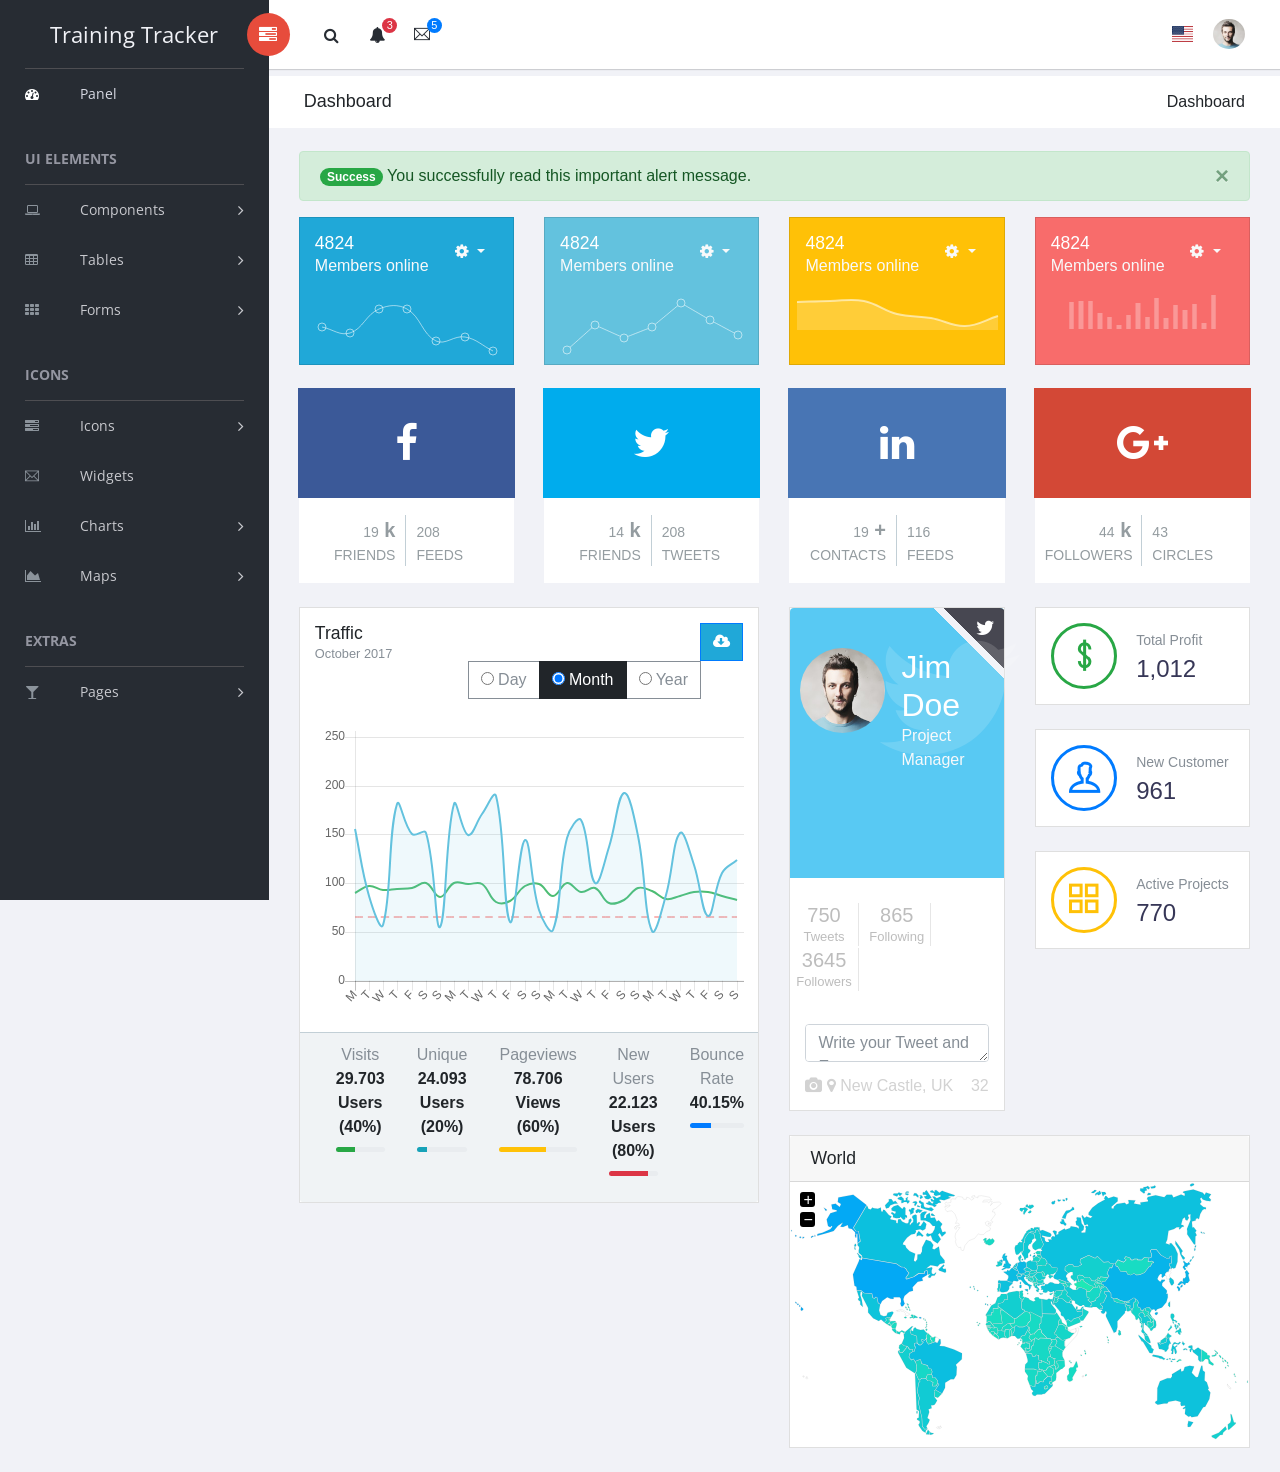
<file: public/html/index.html>
<!doctype html>
<!--[if lt IE 7]>      <html class="no-js lt-ie9 lt-ie8 lt-ie7" lang=""> <![endif]-->
<!--[if IE 7]>         <html class="no-js lt-ie9 lt-ie8" lang=""> <![endif]-->
<!--[if IE 8]>         <html class="no-js lt-ie9" lang=""> <![endif]-->
<!--[if gt IE 8]><!--> <html class="no-js" lang=""> <!--<![endif]-->
<head>
    <meta charset="utf-8">
    <meta http-equiv="X-UA-Compatible" content="IE=edge">
    <title>Sufee Admin - HTML5 Admin Template</title>
    <meta name="description" content="Sufee Admin - HTML5 Admin Template">
    <meta name="viewport" content="width=device-width, initial-scale=1">

    <link rel="apple-touch-icon" href="apple-icon.png">
    <link rel="shortcut icon" href="favicon.ico">

    <link rel="stylesheet" href="assets/css/normalize.css">
    <link rel="stylesheet" href="assets/css/bootstrap.min.css">
    <link rel="stylesheet" href="assets/css/font-awesome.min.css">
    <link rel="stylesheet" href="assets/css/themify-icons.css">
    <link rel="stylesheet" href="assets/css/flag-icon.min.css">
    <link rel="stylesheet" href="assets/css/cs-skin-elastic.css">
    <link rel="stylesheet" href="assets/scss/style.css">
    <link href="assets/css/lib/vector-map/jqvmap.min.css" rel="stylesheet">

    <link href='https://fonts.googleapis.com/css?family=Open+Sans:400,600,700,800' rel='stylesheet' type='text/css'>


</head>
<body>


        <!-- Left Panel -->

    <aside id="left-panel" class="left-panel">
        <nav class="navbar navbar-expand-sm navbar-default">

            <div class="navbar-header">
                <button class="navbar-toggler" type="button" data-toggle="collapse" data-target="#main-menu" aria-controls="main-menu" aria-expanded="false" aria-label="Toggle navigation">
                    <i class="fa fa-bars"></i>
                </button>
                <!--Ovo zameniti sa slikom-->
                <a class="navbar-brand" href="./">Training Tracker</a>
                <a class="navbar-brand hidden" href="./">Training Tracker</a>
            </div>

            <div id="main-menu" class="main-menu collapse navbar-collapse">
                <ul class="nav navbar-nav">
                    <li class="active">
                        <a href="index.html"> <i class="menu-icon fa fa-dashboard"></i>Panel </a>
                    </li>
                    <h3 class="menu-title">UI elements</h3><!-- /.menu-title -->
                    <li class="menu-item-has-children dropdown">
                        <a href="#" class="dropdown-toggle" data-toggle="dropdown" aria-haspopup="true" aria-expanded="false"> <i class="menu-icon fa fa-laptop"></i>Components</a>
                        <ul class="sub-menu children dropdown-menu">
                            <li><i class="fa fa-puzzle-piece"></i><a href="ui-buttons.html">Buttons</a></li>
                            <li><i class="fa fa-id-badge"></i><a href="ui-badges.html">Badges</a></li>
                            <li><i class="fa fa-bars"></i><a href="ui-tabs.html">Tabs</a></li>
                            <li><i class="fa fa-share-square-o"></i><a href="ui-social-buttons.html">Social Buttons</a></li>
                            <li><i class="fa fa-id-card-o"></i><a href="ui-cards.html">Cards</a></li>
                            <li><i class="fa fa-exclamation-triangle"></i><a href="ui-alerts.html">Alerts</a></li>
                            <li><i class="fa fa-spinner"></i><a href="ui-progressbar.html">Progress Bars</a></li>
                            <li><i class="fa fa-fire"></i><a href="ui-modals.html">Modals</a></li>
                            <li><i class="fa fa-book"></i><a href="ui-switches.html">Switches</a></li>
                            <li><i class="fa fa-th"></i><a href="ui-grids.html">Grids</a></li>
                            <li><i class="fa fa-file-word-o"></i><a href="ui-typgraphy.html">Typography</a></li>
                        </ul>
                    </li>
                    <li class="menu-item-has-children dropdown">
                        <a href="#" class="dropdown-toggle" data-toggle="dropdown" aria-haspopup="true" aria-expanded="false"> <i class="menu-icon fa fa-table"></i>Tables</a>
                        <ul class="sub-menu children dropdown-menu">
                            <li><i class="fa fa-table"></i><a href="tables-basic.html">Basic Table</a></li>
                            <li><i class="fa fa-table"></i><a href="tables-data.html">Data Table</a></li>
                        </ul>
                    </li>
                    <li class="menu-item-has-children dropdown">
                        <a href="#" class="dropdown-toggle" data-toggle="dropdown" aria-haspopup="true" aria-expanded="false"> <i class="menu-icon fa fa-th"></i>Forms</a>
                        <ul class="sub-menu children dropdown-menu">
                            <li><i class="menu-icon fa fa-th"></i><a href="forms-basic.html">Basic Form</a></li>
                            <li><i class="menu-icon fa fa-th"></i><a href="forms-advanced.html">Advanced Form</a></li>
                        </ul>
                    </li>

                    <h3 class="menu-title">Icons</h3><!-- /.menu-title -->

                    <li class="menu-item-has-children dropdown">
                        <a href="#" class="dropdown-toggle" data-toggle="dropdown" aria-haspopup="true" aria-expanded="false"> <i class="menu-icon fa fa-tasks"></i>Icons</a>
                        <ul class="sub-menu children dropdown-menu">
                            <li><i class="menu-icon fa fa-fort-awesome"></i><a href="font-fontawesome.html">Font Awesome</a></li>
                            <li><i class="menu-icon ti-themify-logo"></i><a href="font-themify.html">Themefy Icons</a></li>
                        </ul>
                    </li>
                    <li>
                        <a href="widgets.html"> <i class="menu-icon ti-email"></i>Widgets </a>
                    </li>
                    <li class="menu-item-has-children dropdown">
                        <a href="#" class="dropdown-toggle" data-toggle="dropdown" aria-haspopup="true" aria-expanded="false"> <i class="menu-icon fa fa-bar-chart"></i>Charts</a>
                        <ul class="sub-menu children dropdown-menu">
                            <li><i class="menu-icon fa fa-line-chart"></i><a href="charts-chartjs.html">Chart JS</a></li>
                            <li><i class="menu-icon fa fa-area-chart"></i><a href="charts-flot.html">Flot Chart</a></li>
                            <li><i class="menu-icon fa fa-pie-chart"></i><a href="charts-peity.html">Peity Chart</a></li>
                        </ul>
                    </li>

                    <li class="menu-item-has-children dropdown">
                        <a href="#" class="dropdown-toggle" data-toggle="dropdown" aria-haspopup="true" aria-expanded="false"> <i class="menu-icon fa fa-area-chart"></i>Maps</a>
                        <ul class="sub-menu children dropdown-menu">
                            <li><i class="menu-icon fa fa-map-o"></i><a href="maps-gmap.html">Google Maps</a></li>
                            <li><i class="menu-icon fa fa-street-view"></i><a href="maps-vector.html">Vector Maps</a></li>
                        </ul>
                    </li>
                    <h3 class="menu-title">Extras</h3><!-- /.menu-title -->
                    <li class="menu-item-has-children dropdown">
                        <a href="#" class="dropdown-toggle" data-toggle="dropdown" aria-haspopup="true" aria-expanded="false"> <i class="menu-icon fa fa-glass"></i>Pages</a>
                        <ul class="sub-menu children dropdown-menu">
                            <li><i class="menu-icon fa fa-sign-in"></i><a href="page-login.html">Login</a></li>
                            <li><i class="menu-icon fa fa-sign-in"></i><a href="page-register.html">Register</a></li>
                            <li><i class="menu-icon fa fa-paper-plane"></i><a href="pages-forget.html">Forget Pass</a></li>
                        </ul>
                    </li>
                </ul>
            </div><!-- /.navbar-collapse -->
        </nav>
    </aside><!-- /#left-panel -->

    <!-- Left Panel -->

    <!-- Right Panel -->

    <div id="right-panel" class="right-panel">

        <!-- Header-->
        <header id="header" class="header">

            <div class="header-menu">

                <div class="col-sm-7">
                    <a id="menuToggle" class="menutoggle pull-left"><i class="fa fa fa-tasks"></i></a>
                    <div class="header-left">
                        <button class="search-trigger"><i class="fa fa-search"></i></button>
                        <div class="form-inline">
                            <form class="search-form">
                                <input class="form-control mr-sm-2" type="text" placeholder="Search ..." aria-label="Search">
                                <button class="search-close" type="submit"><i class="fa fa-close"></i></button>
                            </form>
                        </div>

                        <div class="dropdown for-notification">
                          <button class="btn btn-secondary dropdown-toggle" type="button" id="notification" data-toggle="dropdown" aria-haspopup="true" aria-expanded="false">
                            <i class="fa fa-bell"></i>
                            <span class="count bg-danger">5</span>
                          </button>
                          <div class="dropdown-menu" aria-labelledby="notification">
                            <p class="red">You have 3 Notification</p>
                            <a class="dropdown-item media bg-flat-color-1" href="#">
                                <i class="fa fa-check"></i>
                                <p>Server #1 overloaded.</p>
                            </a>
                            <a class="dropdown-item media bg-flat-color-4" href="#">
                                <i class="fa fa-info"></i>
                                <p>Server #2 overloaded.</p>
                            </a>
                            <a class="dropdown-item media bg-flat-color-5" href="#">
                                <i class="fa fa-warning"></i>
                                <p>Server #3 overloaded.</p>
                            </a>
                          </div>
                        </div>

                        <div class="dropdown for-message">
                          <button class="btn btn-secondary dropdown-toggle" type="button"
                                id="message"
                                data-toggle="dropdown" aria-haspopup="true" aria-expanded="false">
                            <i class="ti-email"></i>
                            <span class="count bg-primary">9</span>
                          </button>
                          <div class="dropdown-menu" aria-labelledby="message">
                            <p class="red">You have 4 Mails</p>
                            <a class="dropdown-item media bg-flat-color-1" href="#">
                                <span class="photo media-left"><img alt="avatar" src="images/avatar/1.jpg"></span>
                                <span class="message media-body">
                                    <span class="name float-left">Jonathan Smith</span>
                                    <span class="time float-right">Just now</span>
                                        <p>Hello, this is an example msg</p>
                                </span>
                            </a>
                            <a class="dropdown-item media bg-flat-color-4" href="#">
                                <span class="photo media-left"><img alt="avatar" src="images/avatar/2.jpg"></span>
                                <span class="message media-body">
                                    <span class="name float-left">Jack Sanders</span>
                                    <span class="time float-right">5 minutes ago</span>
                                        <p>Lorem ipsum dolor sit amet, consectetur</p>
                                </span>
                            </a>
                            <a class="dropdown-item media bg-flat-color-5" href="#">
                                <span class="photo media-left"><img alt="avatar" src="images/avatar/3.jpg"></span>
                                <span class="message media-body">
                                    <span class="name float-left">Cheryl Wheeler</span>
                                    <span class="time float-right">10 minutes ago</span>
                                        <p>Hello, this is an example msg</p>
                                </span>
                            </a>
                            <a class="dropdown-item media bg-flat-color-3" href="#">
                                <span class="photo media-left"><img alt="avatar" src="images/avatar/4.jpg"></span>
                                <span class="message media-body">
                                    <span class="name float-left">Rachel Santos</span>
                                    <span class="time float-right">15 minutes ago</span>
                                        <p>Lorem ipsum dolor sit amet, consectetur</p>
                                </span>
                            </a>
                          </div>
                        </div>
                    </div>
                </div>

                <div class="col-sm-5">
                    <div class="user-area dropdown float-right">
                        <a href="#" class="dropdown-toggle" data-toggle="dropdown" aria-haspopup="true" aria-expanded="false">
                            <img class="user-avatar rounded-circle" src="images/admin.jpg" alt="User Avatar">
                        </a>

                        <div class="user-menu dropdown-menu">
                                <a class="nav-link" href="#"><i class="fa fa- user"></i>My Profile</a>

                                <a class="nav-link" href="#"><i class="fa fa- user"></i>Notifications <span class="count">13</span></a>

                                <a class="nav-link" href="#"><i class="fa fa -cog"></i>Settings</a>

                                <a class="nav-link" href="#"><i class="fa fa-power -off"></i>Logout</a>
                        </div>
                    </div>

                    <div class="language-select dropdown" id="language-select">
                        <a class="dropdown-toggle" href="#" data-toggle="dropdown"  id="language" aria-haspopup="true" aria-expanded="true">
                            <i class="flag-icon flag-icon-us"></i>
                        </a>
                        <div class="dropdown-menu" aria-labelledby="language" >
                            <div class="dropdown-item">
                                <span class="flag-icon flag-icon-fr"></span>
                            </div>
                            <div class="dropdown-item">
                                <i class="flag-icon flag-icon-es"></i>
                            </div>
                            <div class="dropdown-item">
                                <i class="flag-icon flag-icon-us"></i>
                            </div>
                            <div class="dropdown-item">
                                <i class="flag-icon flag-icon-it"></i>
                            </div>
                        </div>
                    </div>

                </div>
            </div>

        </header><!-- /header -->
        <!-- Header-->

        <div class="breadcrumbs">
            <div class="col-sm-4">
                <div class="page-header float-left">
                    <div class="page-title">
                        <h1>Dashboard</h1>
                    </div>
                </div>
            </div>
            <div class="col-sm-8">
                <div class="page-header float-right">
                    <div class="page-title">
                        <ol class="breadcrumb text-right">
                            <li class="active">Dashboard</li>
                        </ol>
                    </div>
                </div>
            </div>
        </div>

        <div class="content mt-3">

            <div class="col-sm-12">
                <div class="alert  alert-success alert-dismissible fade show" role="alert">
                  <span class="badge badge-pill badge-success">Success</span> You successfully read this important alert message.
                    <button type="button" class="close" data-dismiss="alert" aria-label="Close">
                        <span aria-hidden="true">&times;</span>
                    </button>
                </div>
            </div>


           <div class="col-sm-6 col-lg-3">
                <div class="card text-white bg-flat-color-1">
                    <div class="card-body pb-0">
                        <div class="dropdown float-right">
                            <button class="btn bg-transparent dropdown-toggle theme-toggle text-light" type="button" id="dropdownMenuButton" data-toggle="dropdown">
                                <i class="fa fa-cog"></i>
                            </button>
                            <div class="dropdown-menu" aria-labelledby="dropdownMenuButton">
                                <div class="dropdown-menu-content">
                                    <a class="dropdown-item" href="#">Action</a>
                                    <a class="dropdown-item" href="#">Another action</a>
                                    <a class="dropdown-item" href="#">Something else here</a>
                                </div>
                            </div>
                        </div>
                        <h4 class="mb-0">
                            <span class="count">10468</span>
                        </h4>
                        <p class="text-light">Members online</p>

                        <div class="chart-wrapper px-0" style="height:70px;" height="70">
                            <canvas id="widgetChart1"></canvas>
                        </div>

                    </div>

                </div>
            </div>
            <!--/.col-->

            <div class="col-sm-6 col-lg-3">
                <div class="card text-white bg-flat-color-2">
                    <div class="card-body pb-0">
                        <div class="dropdown float-right">
                            <button class="btn bg-transparent dropdown-toggle theme-toggle text-light" type="button" id="dropdownMenuButton" data-toggle="dropdown">
                                <i class="fa fa-cog"></i>
                            </button>
                            <div class="dropdown-menu" aria-labelledby="dropdownMenuButton">
                                <div class="dropdown-menu-content">
                                    <a class="dropdown-item" href="#">Action</a>
                                    <a class="dropdown-item" href="#">Another action</a>
                                    <a class="dropdown-item" href="#">Something else here</a>
                                </div>
                            </div>
                        </div>
                        <h4 class="mb-0">
                            <span class="count">10468</span>
                        </h4>
                        <p class="text-light">Members online</p>

                        <div class="chart-wrapper px-0" style="height:70px;" height="70">
                            <canvas id="widgetChart2"></canvas>
                        </div>

                    </div>
                </div>
            </div>
            <!--/.col-->

            <div class="col-sm-6 col-lg-3">
                <div class="card text-white bg-flat-color-3">
                    <div class="card-body pb-0">
                        <div class="dropdown float-right">
                            <button class="btn bg-transparent dropdown-toggle theme-toggle text-light" type="button" id="dropdownMenuButton" data-toggle="dropdown">
                                <i class="fa fa-cog"></i>
                            </button>
                            <div class="dropdown-menu" aria-labelledby="dropdownMenuButton">
                                <div class="dropdown-menu-content">
                                    <a class="dropdown-item" href="#">Action</a>
                                    <a class="dropdown-item" href="#">Another action</a>
                                    <a class="dropdown-item" href="#">Something else here</a>
                                </div>
                            </div>
                        </div>
                        <h4 class="mb-0">
                            <span class="count">10468</span>
                        </h4>
                        <p class="text-light">Members online</p>

                    </div>

                        <div class="chart-wrapper px-0" style="height:70px;" height="70">
                            <canvas id="widgetChart3"></canvas>
                        </div>
                </div>
            </div>
            <!--/.col-->

            <div class="col-sm-6 col-lg-3">
                <div class="card text-white bg-flat-color-4">
                    <div class="card-body pb-0">
                        <div class="dropdown float-right">
                            <button class="btn bg-transparent dropdown-toggle theme-toggle text-light" type="button" id="dropdownMenuButton" data-toggle="dropdown">
                                <i class="fa fa-cog"></i>
                            </button>
                            <div class="dropdown-menu" aria-labelledby="dropdownMenuButton">
                                <div class="dropdown-menu-content">
                                    <a class="dropdown-item" href="#">Action</a>
                                    <a class="dropdown-item" href="#">Another action</a>
                                    <a class="dropdown-item" href="#">Something else here</a>
                                </div>
                            </div>
                        </div>
                        <h4 class="mb-0">
                            <span class="count">10468</span>
                        </h4>
                        <p class="text-light">Members online</p>

                        <div class="chart-wrapper px-3" style="height:70px;" height="70">
                            <canvas id="widgetChart4"></canvas>
                        </div>

                    </div>
                </div>
            </div>
            <!--/.col-->

            <div class="col-lg-3 col-md-6">
                <div class="social-box facebook">
                    <i class="fa fa-facebook"></i>
                    <ul>
                        <li>
                            <strong><span class="count">40</span> k</strong>
                            <span>friends</span>
                        </li>
                        <li>
                            <strong><span class="count">450</span></strong>
                            <span>feeds</span>
                        </li>
                    </ul>
                </div>
                <!--/social-box-->
            </div><!--/.col-->


            <div class="col-lg-3 col-md-6">
                <div class="social-box twitter">
                    <i class="fa fa-twitter"></i>
                    <ul>
                        <li>
                            <strong><span class="count">30</span> k</strong>
                            <span>friends</span>
                        </li>
                        <li>
                            <strong><span class="count">450</span></strong>
                            <span>tweets</span>
                        </li>
                    </ul>
                </div>
                <!--/social-box-->
            </div><!--/.col-->


            <div class="col-lg-3 col-md-6">
                <div class="social-box linkedin">
                    <i class="fa fa-linkedin"></i>
                    <ul>
                        <li>
                            <strong><span class="count">40</span> +</strong>
                            <span>contacts</span>
                        </li>
                        <li>
                            <strong><span class="count">250</span></strong>
                            <span>feeds</span>
                        </li>
                    </ul>
                </div>
                <!--/social-box-->
            </div><!--/.col-->


            <div class="col-lg-3 col-md-6">
                <div class="social-box google-plus">
                    <i class="fa fa-google-plus"></i>
                    <ul>
                        <li>
                            <strong><span class="count">94</span> k</strong>
                            <span>followers</span>
                        </li>
                        <li>
                            <strong><span class="count">92</span></strong>
                            <span>circles</span>
                        </li>
                    </ul>
                </div>
                <!--/social-box-->
            </div><!--/.col-->

            <div class="col-xl-6">
                <div class="card">
                    <div class="card-body">
                        <div class="row">
                            <div class="col-sm-4">
                                <h4 class="card-title mb-0">Traffic</h4>
                                <div class="small text-muted">October 2017</div>
                            </div>
                            <!--/.col-->
                            <div class="col-sm-8 hidden-sm-down">
                                <button type="button" class="btn btn-primary float-right bg-flat-color-1"><i class="fa fa-cloud-download"></i></button>
                                <div class="btn-toolbar float-right" role="toolbar" aria-label="Toolbar with button groups">
                                    <div class="btn-group mr-3" data-toggle="buttons" aria-label="First group">
                                        <label class="btn btn-outline-secondary">
                                            <input type="radio" name="options" id="option1"> Day
                                        </label>
                                        <label class="btn btn-outline-secondary active">
                                            <input type="radio" name="options" id="option2" checked=""> Month
                                        </label>
                                        <label class="btn btn-outline-secondary">
                                            <input type="radio" name="options" id="option3"> Year
                                        </label>
                                    </div>
                                </div>
                            </div><!--/.col-->


                        </div><!--/.row-->
                        <div class="chart-wrapper mt-4" >
                            <canvas id="trafficChart" style="height:200px;" height="200"></canvas>
                        </div>

                    </div>
                    <div class="card-footer">
                        <ul>
                            <li>
                                <div class="text-muted">Visits</div>
                                <strong>29.703 Users (40%)</strong>
                                <div class="progress progress-xs mt-2" style="height: 5px;">
                                    <div class="progress-bar bg-success" role="progressbar" style="width: 40%;" aria-valuenow="40" aria-valuemin="0" aria-valuemax="100"></div>
                                </div>
                            </li>
                            <li class="hidden-sm-down">
                                <div class="text-muted">Unique</div>
                                <strong>24.093 Users (20%)</strong>
                                <div class="progress progress-xs mt-2" style="height: 5px;">
                                    <div class="progress-bar bg-info" role="progressbar" style="width: 20%;" aria-valuenow="20" aria-valuemin="0" aria-valuemax="100"></div>
                                </div>
                            </li>
                            <li>
                                <div class="text-muted">Pageviews</div>
                                <strong>78.706 Views (60%)</strong>
                                <div class="progress progress-xs mt-2" style="height: 5px;">
                                    <div class="progress-bar bg-warning" role="progressbar" style="width: 60%;" aria-valuenow="60" aria-valuemin="0" aria-valuemax="100"></div>
                                </div>
                            </li>
                            <li class="hidden-sm-down">
                                <div class="text-muted">New Users</div>
                                <strong>22.123 Users (80%)</strong>
                                <div class="progress progress-xs mt-2" style="height: 5px;">
                                    <div class="progress-bar bg-danger" role="progressbar" style="width: 80%;" aria-valuenow="80" aria-valuemin="0" aria-valuemax="100"></div>
                                </div>
                            </li>
                            <li class="hidden-sm-down">
                                <div class="text-muted">Bounce Rate</div>
                                <strong>40.15%</strong>
                                <div class="progress progress-xs mt-2" style="height: 5px;">
                                    <div class="progress-bar" role="progressbar" style="width: 40%;" aria-valuenow="40" aria-valuemin="0" aria-valuemax="100"></div>
                                </div>
                            </li>
                        </ul>
                    </div>
                </div>
            </div>

           <div class="col-xl-3 col-lg-6">
                <section class="card">
                    <div class="twt-feed blue-bg">
                        <div class="corner-ribon black-ribon">
                            <i class="fa fa-twitter"></i>
                        </div>
                        <div class="fa fa-twitter wtt-mark"></div>

                        <div class="media">
                            <a href="#">
                                <img class="align-self-center rounded-circle mr-3" style="width:85px; height:85px;" alt="" src="images/admin.jpg">
                            </a>
                            <div class="media-body">
                                <h2 class="text-white display-6">Jim Doe</h2>
                                <p class="text-light">Project Manager</p>
                            </div>
                        </div>
                    </div>
                    <div class="weather-category twt-category">
                        <ul>
                            <li class="active">
                                <h5>750</h5>
                                Tweets
                            </li>
                            <li>
                                <h5>865</h5>
                                Following
                            </li>
                            <li>
                                <h5>3645</h5>
                                Followers
                            </li>
                        </ul>
                    </div>
                    <div class="twt-write col-sm-12">
                        <textarea placeholder="Write your Tweet and Enter" rows="1" class="form-control t-text-area"></textarea>
                    </div>
                    <footer class="twt-footer">
                        <a href="#"><i class="fa fa-camera"></i></a>
                        <a href="#"><i class="fa fa-map-marker"></i></a>
                        New Castle, UK
                        <span class="pull-right">
                            32
                        </span>
                    </footer>
                </section>
            </div>


            <div class="col-xl-3 col-lg-6">
                <div class="card">
                    <div class="card-body">
                        <div class="stat-widget-one">
                            <div class="stat-icon dib"><i class="ti-money text-success border-success"></i></div>
                            <div class="stat-content dib">
                                <div class="stat-text">Total Profit</div>
                                <div class="stat-digit">1,012</div>
                            </div>
                        </div>
                    </div>
                </div>
            </div>


            <div class="col-xl-3 col-lg-6">
                <div class="card">
                    <div class="card-body">
                        <div class="stat-widget-one">
                            <div class="stat-icon dib"><i class="ti-user text-primary border-primary"></i></div>
                            <div class="stat-content dib">
                                <div class="stat-text">New Customer</div>
                                <div class="stat-digit">961</div>
                            </div>
                        </div>
                    </div>
                </div>
            </div>

            <div class="col-xl-3 col-lg-6">
                <div class="card">
                    <div class="card-body">
                        <div class="stat-widget-one">
                            <div class="stat-icon dib"><i class="ti-layout-grid2 text-warning border-warning"></i></div>
                            <div class="stat-content dib">
                                <div class="stat-text">Active Projects</div>
                                <div class="stat-digit">770</div>
                            </div>
                        </div>
                    </div>
                </div>
            </div>

            <div class="col-xl-6">
                <div class="card" >
                    <div class="card-header">
                        <h4>World</h4>
                    </div>
                    <div class="Vector-map-js">
                        <div id="vmap" class="vmap" style="height: 265px;"></div>
                    </div>
                </div>
                <!-- /# card -->
            </div>


        </div> <!-- .content -->
    </div><!-- /#right-panel -->

    <!-- Right Panel -->

    <script src="assets/js/vendor/jquery-2.1.4.min.js"></script>
    <script src="https://cdnjs.cloudflare.com/ajax/libs/popper.js/1.12.3/umd/popper.min.js"></script>
    <script src="assets/js/plugins.js"></script>
    <script src="assets/js/main.js"></script>


    <script src="assets/js/lib/chart-js/Chart.bundle.js"></script>
    <script src="assets/js/dashboard.js"></script>
    <script src="assets/js/widgets.js"></script>
    <script src="assets/js/lib/vector-map/jquery.vmap.js"></script>
    <script src="assets/js/lib/vector-map/jquery.vmap.min.js"></script>
    <script src="assets/js/lib/vector-map/jquery.vmap.sampledata.js"></script>
    <script src="assets/js/lib/vector-map/country/jquery.vmap.world.js"></script>
    <script>
        ( function ( $ ) {
            "use strict";

            jQuery( '#vmap' ).vectorMap( {
                map: 'world_en',
                backgroundColor: null,
                color: '#ffffff',
                hoverOpacity: 0.7,
                selectedColor: '#1de9b6',
                enableZoom: true,
                showTooltip: true,
                values: sample_data,
                scaleColors: [ '#1de9b6', '#03a9f5' ],
                normalizeFunction: 'polynomial'
            } );
        } )( jQuery );
    </script>

</body>
</html>
</file>
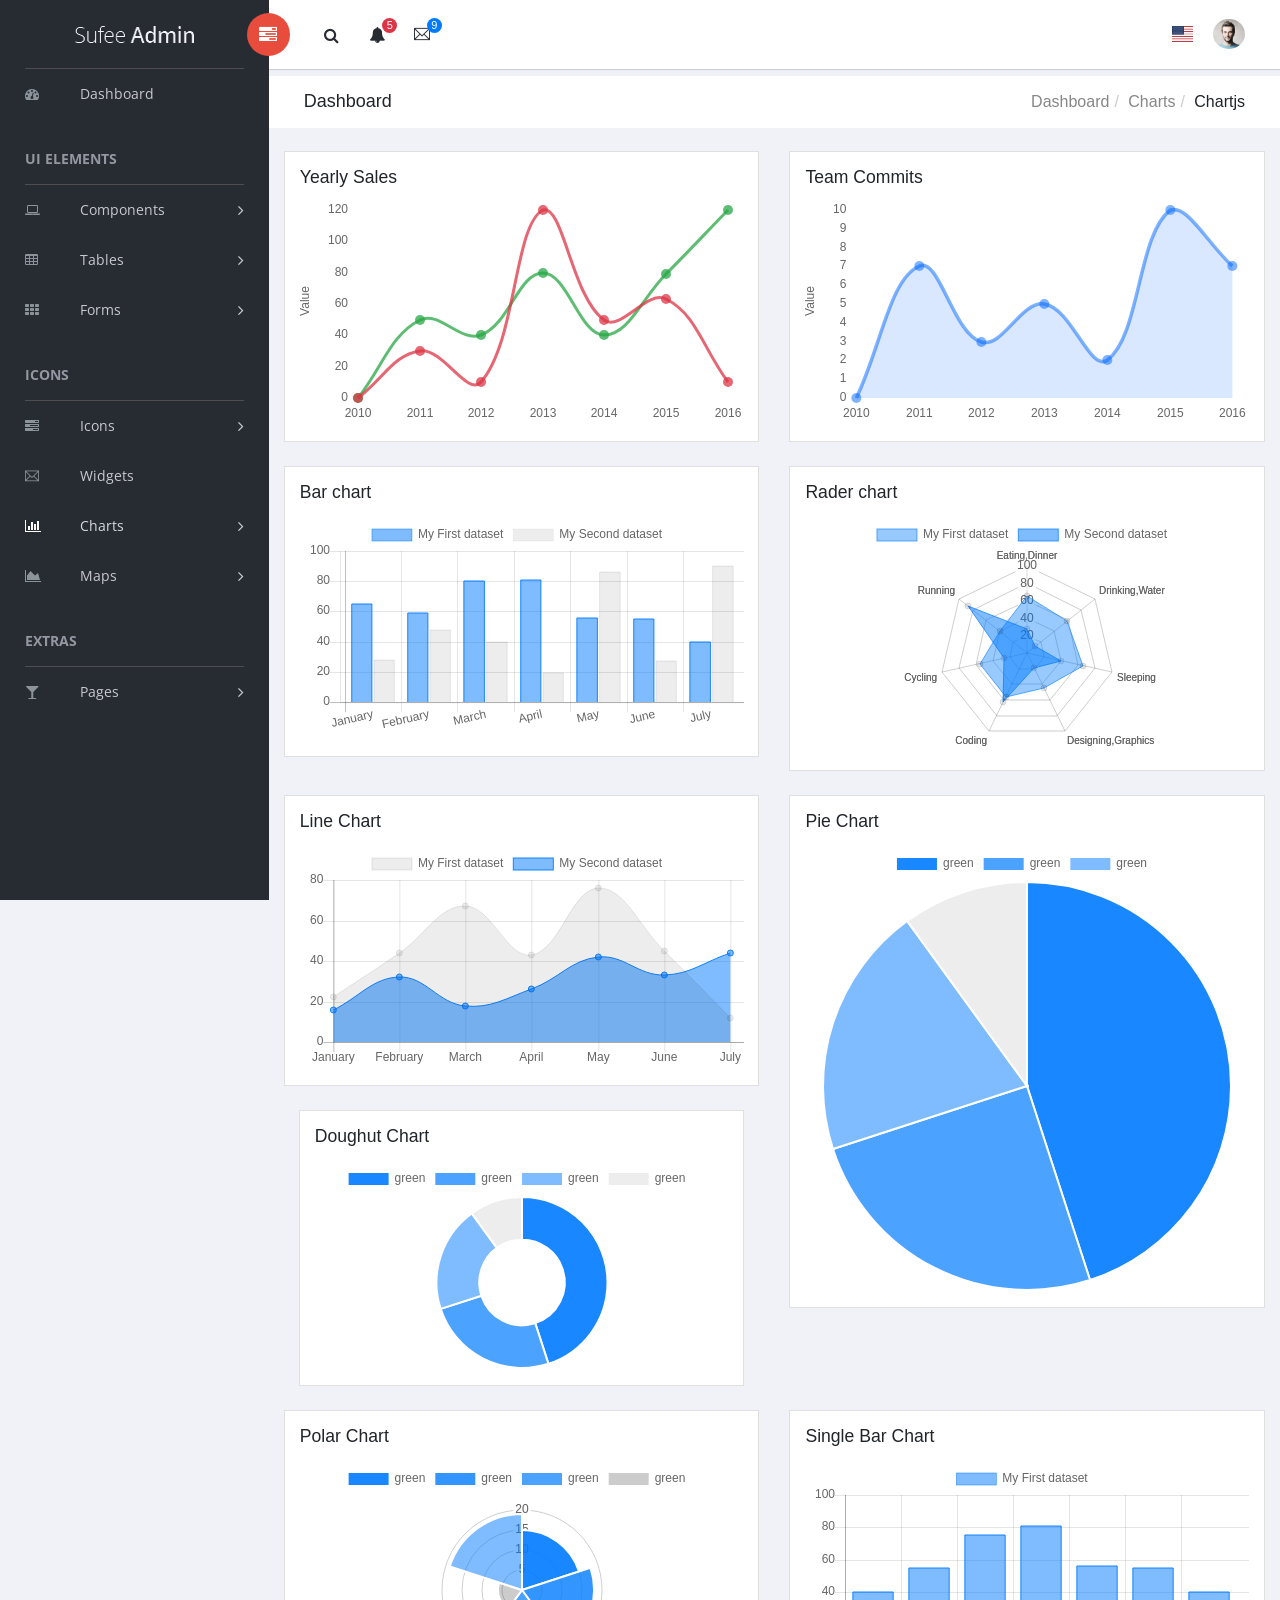
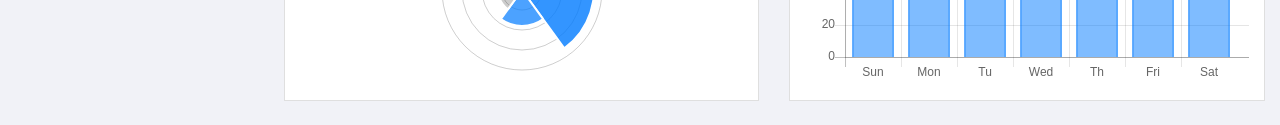
<file: public/html/charts-chartjs.html>
<!doctype html>
<!--[if lt IE 7]>      <html class="no-js lt-ie9 lt-ie8 lt-ie7" lang=""> <![endif]-->
<!--[if IE 7]>         <html class="no-js lt-ie9 lt-ie8" lang=""> <![endif]-->
<!--[if IE 8]>         <html class="no-js lt-ie9" lang=""> <![endif]-->
<!--[if gt IE 8]><!--> <html class="no-js" lang=""> <!--<![endif]-->
<head>
    <meta charset="utf-8">
    <meta http-equiv="X-UA-Compatible" content="IE=edge">
    <title>Sufee Admin - HTML5 Admin Template</title>
    <meta name="description" content="Sufee Admin - HTML5 Admin Template">
    <meta name="viewport" content="width=device-width, initial-scale=1">

    <link rel="apple-touch-icon" href="apple-icon.png">
    <link rel="shortcut icon" href="favicon.ico">

    <link rel="stylesheet" href="assets/css/normalize.css">
    <link rel="stylesheet" href="assets/css/bootstrap.min.css">
    <link rel="stylesheet" href="assets/css/font-awesome.min.css">
    <link rel="stylesheet" href="assets/css/themify-icons.css">
    <link rel="stylesheet" href="assets/css/flag-icon.min.css">
    <link rel="stylesheet" href="assets/css/cs-skin-elastic.css">
    <!-- <link rel="stylesheet" href="assets/css/bootstrap-select.less"> -->
    <link rel="stylesheet" href="assets/scss/style.css">

    <link href='https://fonts.googleapis.com/css?family=Open+Sans:400,600,700,800' rel='stylesheet' type='text/css'>

    <!-- <script type="text/javascript" src="https://cdn.jsdelivr.net/html5shiv/3.7.3/html5shiv.min.js"></script> -->

</head>
<body>
        <!-- Left Panel -->

    <aside id="left-panel" class="left-panel">
        <nav class="navbar navbar-expand-sm navbar-default">

            <div class="navbar-header">
                <button class="navbar-toggler" type="button" data-toggle="collapse" data-target="#main-menu" aria-controls="main-menu" aria-expanded="false" aria-label="Toggle navigation">
                    <i class="fa fa-bars"></i>
                </button>
                <a class="navbar-brand" href="./"><img src="images/logo.png" alt="Logo"></a>
                <a class="navbar-brand hidden" href="./"><img src="images/logo2.png" alt="Logo"></a>
            </div>

            <div id="main-menu" class="main-menu collapse navbar-collapse">
                <ul class="nav navbar-nav">
                    <li>
                        <a href="index.html"> <i class="menu-icon fa fa-dashboard"></i>Dashboard </a>
                    </li>
                    <h3 class="menu-title">UI elements</h3><!-- /.menu-title -->
                    <li class="menu-item-has-children dropdown">
                        <a href="#" class="dropdown-toggle" data-toggle="dropdown" aria-haspopup="true" aria-expanded="false"> <i class="menu-icon fa fa-laptop"></i>Components</a>
                        <ul class="sub-menu children dropdown-menu">
                            <li><i class="fa fa-puzzle-piece"></i><a href="ui-buttons.html">Buttons</a></li>
                            <li><i class="fa fa-id-badge"></i><a href="ui-badges.html">Badges</a></li>
                            <li><i class="fa fa-bars"></i><a href="ui-tabs.html">Tabs</a></li>
                            <li><i class="fa fa-share-square-o"></i><a href="ui-social-buttons.html">Social Buttons</a></li>
                            <li><i class="fa fa-id-card-o"></i><a href="ui-cards.html">Cards</a></li>
                            <li><i class="fa fa-exclamation-triangle"></i><a href="ui-alerts.html">Alerts</a></li>
                            <li><i class="fa fa-spinner"></i><a href="ui-progressbar.html">Progress Bars</a></li>
                            <li><i class="fa fa-fire"></i><a href="ui-modals.html">Modals</a></li>
                            <li><i class="fa fa-book"></i><a href="ui-switches.html">Switches</a></li>
                            <li><i class="fa fa-th"></i><a href="ui-grids.html">Grids</a></li>
                            <li><i class="fa fa-file-word-o"></i><a href="ui-typgraphy.html">Typography</a></li>
                        </ul>
                    </li>
                    <li class="menu-item-has-children dropdown">
                        <a href="#" class="dropdown-toggle" data-toggle="dropdown" aria-haspopup="true" aria-expanded="false"> <i class="menu-icon fa fa-table"></i>Tables</a>
                        <ul class="sub-menu children dropdown-menu">
                            <li><i class="fa fa-table"></i><a href="tables-basic.html">Basic Table</a></li>
                            <li><i class="fa fa-table"></i><a href="tables-data.html">Data Table</a></li>
                        </ul>
                    </li>
                    <li class="menu-item-has-children dropdown">
                        <a href="#" class="dropdown-toggle" data-toggle="dropdown" aria-haspopup="true" aria-expanded="false"> <i class="menu-icon fa fa-th"></i>Forms</a>
                        <ul class="sub-menu children dropdown-menu">
                            <li><i class="menu-icon fa fa-th"></i><a href="forms-basic.html">Basic Form</a></li>
                            <li><i class="menu-icon fa fa-th"></i><a href="forms-advanced.html">Advanced Form</a></li>
                        </ul>
                    </li>

                    <h3 class="menu-title">Icons</h3><!-- /.menu-title -->

                    <li class="menu-item-has-children dropdown">
                        <a href="#" class="dropdown-toggle" data-toggle="dropdown" aria-haspopup="true" aria-expanded="false"> <i class="menu-icon fa fa-tasks"></i>Icons</a>
                        <ul class="sub-menu children dropdown-menu">
                            <li><i class="menu-icon fa fa-fort-awesome"></i><a href="font-fontawesome.html">Font Awesome</a></li>
                            <li><i class="menu-icon ti-themify-logo"></i><a href="font-themify.html">Themefy Icons</a></li>
                        </ul>
                    </li>
                    <li>
                        <a href="widgets.html"> <i class="menu-icon ti-email"></i>Widgets </a>
                    </li>
                    <li class="menu-item-has-children active dropdown">
                        <a href="#" class="dropdown-toggle" data-toggle="dropdown" aria-haspopup="true" aria-expanded="false"> <i class="menu-icon fa fa-bar-chart"></i>Charts</a>
                        <ul class="sub-menu children dropdown-menu">
                            <li><i class="menu-icon fa fa-line-chart"></i><a href="charts-chartjs.html">Chart JS</a></li>
                            <li><i class="menu-icon fa fa-area-chart"></i><a href="charts-flot.html">Flot Chart</a></li>
                            <li><i class="menu-icon fa fa-pie-chart"></i><a href="charts-peity.html">Peity Chart</a></li>
                        </ul>
                    </li>

                    <li class="menu-item-has-children dropdown">
                        <a href="#" class="dropdown-toggle" data-toggle="dropdown" aria-haspopup="true" aria-expanded="false"> <i class="menu-icon fa fa-area-chart"></i>Maps</a>
                        <ul class="sub-menu children dropdown-menu">
                            <li><i class="menu-icon fa fa-map-o"></i><a href="maps-gmap.html">Google Maps</a></li>
                            <li><i class="menu-icon fa fa-street-view"></i><a href="maps-vector.html">Vector Maps</a></li>
                        </ul>
                    </li>
                    <h3 class="menu-title">Extras</h3><!-- /.menu-title -->
                    <li class="menu-item-has-children dropdown">
                        <a href="#" class="dropdown-toggle" data-toggle="dropdown" aria-haspopup="true" aria-expanded="false"> <i class="menu-icon fa fa-glass"></i>Pages</a>
                        <ul class="sub-menu children dropdown-menu">
                            <li><i class="menu-icon fa fa-sign-in"></i><a href="page-login.html">Login</a></li>
                            <li><i class="menu-icon fa fa-sign-in"></i><a href="page-register.html">Register</a></li>
                            <li><i class="menu-icon fa fa-paper-plane"></i><a href="pages-forget.html">Forget Pass</a></li>
                        </ul>
                    </li>
                </ul>
            </div><!-- /.navbar-collapse -->
        </nav>
    </aside><!-- /#left-panel -->

    <!-- Left Panel -->

    <!-- Right Panel -->

    <div id="right-panel" class="right-panel">

        <!-- Header-->
        <header id="header" class="header">

            <div class="header-menu">

                <div class="col-sm-7">
                    <a id="menuToggle" class="menutoggle pull-left"><i class="fa fa fa-tasks"></i></a>
                    <div class="header-left">
                        <button class="search-trigger"><i class="fa fa-search"></i></button>
                        <div class="form-inline">
                            <form class="search-form">
                                <input class="form-control mr-sm-2" type="text" placeholder="Search ..." aria-label="Search">
                                <button class="search-close" type="submit"><i class="fa fa-close"></i></button>
                            </form>
                        </div>

                        <div class="dropdown for-notification">
                          <button class="btn btn-secondary dropdown-toggle" type="button" id="notification" data-toggle="dropdown" aria-haspopup="true" aria-expanded="false">
                            <i class="fa fa-bell"></i>
                            <span class="count bg-danger">5</span>
                          </button>
                          <div class="dropdown-menu" aria-labelledby="notification">
                            <p class="red">You have 3 Notification</p>
                            <a class="dropdown-item media bg-flat-color-1" href="#">
                                <i class="fa fa-check"></i>
                                <p>Server #1 overloaded.</p>
                            </a>
                            <a class="dropdown-item media bg-flat-color-4" href="#">
                                <i class="fa fa-info"></i>
                                <p>Server #2 overloaded.</p>
                            </a>
                            <a class="dropdown-item media bg-flat-color-5" href="#">
                                <i class="fa fa-warning"></i>
                                <p>Server #3 overloaded.</p>
                            </a>
                          </div>
                        </div>

                        <div class="dropdown for-message">
                          <button class="btn btn-secondary dropdown-toggle" type="button"
                                id="message"
                                data-toggle="dropdown" aria-haspopup="true" aria-expanded="false">
                            <i class="ti-email"></i>
                            <span class="count bg-primary">9</span>
                          </button>
                          <div class="dropdown-menu" aria-labelledby="message">
                            <p class="red">You have 4 Mails</p>
                            <a class="dropdown-item media bg-flat-color-1" href="#">
                                <span class="photo media-left"><img alt="avatar" src="images/avatar/1.jpg"></span>
                                <span class="message media-body">
                                    <span class="name float-left">Jonathan Smith</span>
                                    <span class="time float-right">Just now</span>
                                        <p>Hello, this is an example msg</p>
                                </span>
                            </a>
                            <a class="dropdown-item media bg-flat-color-4" href="#">
                                <span class="photo media-left"><img alt="avatar" src="images/avatar/2.jpg"></span>
                                <span class="message media-body">
                                    <span class="name float-left">Jack Sanders</span>
                                    <span class="time float-right">5 minutes ago</span>
                                        <p>Lorem ipsum dolor sit amet, consectetur</p>
                                </span>
                            </a>
                            <a class="dropdown-item media bg-flat-color-5" href="#">
                                <span class="photo media-left"><img alt="avatar" src="images/avatar/3.jpg"></span>
                                <span class="message media-body">
                                    <span class="name float-left">Cheryl Wheeler</span>
                                    <span class="time float-right">10 minutes ago</span>
                                        <p>Hello, this is an example msg</p>
                                </span>
                            </a>
                            <a class="dropdown-item media bg-flat-color-3" href="#">
                                <span class="photo media-left"><img alt="avatar" src="images/avatar/4.jpg"></span>
                                <span class="message media-body">
                                    <span class="name float-left">Rachel Santos</span>
                                    <span class="time float-right">15 minutes ago</span>
                                        <p>Lorem ipsum dolor sit amet, consectetur</p>
                                </span>
                            </a>
                          </div>
                        </div>
                    </div>
                </div>

                <div class="col-sm-5">
                    <div class="user-area dropdown float-right">
                        <a href="#" class="dropdown-toggle" data-toggle="dropdown" aria-haspopup="true" aria-expanded="false">
                            <img class="user-avatar rounded-circle" src="images/admin.jpg" alt="User Avatar">
                        </a>

                        <div class="user-menu dropdown-menu">
                                <a class="nav-link" href="#"><i class="fa fa- user"></i>My Profile</a>

                                <a class="nav-link" href="#"><i class="fa fa- user"></i>Notifications <span class="count">13</span></a>

                                <a class="nav-link" href="#"><i class="fa fa -cog"></i>Settings</a>

                                <a class="nav-link" href="#"><i class="fa fa-power -off"></i>Logout</a>
                        </div>
                    </div>

                    <div class="language-select dropdown" id="language-select">
                        <a class="dropdown-toggle" href="#" data-toggle="dropdown"  id="language" aria-haspopup="true" aria-expanded="true">
                            <i class="flag-icon flag-icon-us"></i>
                        </a>
                        <div class="dropdown-menu" aria-labelledby="language" >
                            <div class="dropdown-item">
                                <span class="flag-icon flag-icon-fr"></span>
                            </div>
                            <div class="dropdown-item">
                                <i class="flag-icon flag-icon-es"></i>
                            </div>
                            <div class="dropdown-item">
                                <i class="flag-icon flag-icon-us"></i>
                            </div>
                            <div class="dropdown-item">
                                <i class="flag-icon flag-icon-it"></i>
                            </div>
                        </div>
                    </div>

                </div>
            </div>

        </header><!-- /header -->
        <!-- Header-->

        <div class="breadcrumbs">
            <div class="col-sm-4">
                <div class="page-header float-left">
                    <div class="page-title">
                        <h1>Dashboard</h1>
                    </div>
                </div>
            </div>
            <div class="col-sm-8">
                <div class="page-header float-right">
                    <div class="page-title">
                        <ol class="breadcrumb text-right">
                            <li><a href="#">Dashboard</a></li>
                            <li><a href="#">Charts</a></li>
                            <li class="active">Chartjs</li>
                        </ol>
                    </div>
                </div>
            </div>
        </div>

        <div class="content mt-3">
            <div class="animated fadeIn">
                <div class="row">

                        <div class="col-lg-6">
                            <div class="card">
                                <div class="card-body">
                                    <h4 class="mb-3">Yearly Sales </h4>
                                    <canvas id="sales-chart"></canvas>
                                </div>
                            </div>
                        </div><!-- /# column -->

                        <div class="col-lg-6">
                            <div class="card">
                                <div class="card-body">
                                    <h4 class="mb-3">Team Commits </h4>
                                    <canvas id="team-chart"></canvas>
                                </div>
                            </div>
                        </div><!-- /# column -->

                        <div class="col-lg-6">
                            <div class="card">
                                <div class="card-body">
                                    <h4 class="mb-3">Bar chart </h4>
                                    <canvas id="barChart"></canvas>
                                </div>
                            </div>
                        </div><!-- /# column -->

                        <div class="col-lg-6">
                            <div class="card">
                                <div class="card-body">
                                    <h4 class="mb-3">Rader chart </h4>
                                    <canvas id="radarChart"></canvas>
                                </div>
                            </div>
                        </div><!-- /# column -->

                        <div class="col-lg-6">
                            <div class="card">
                                <div class="card-body">
                                    <h4 class="mb-3">Line Chart </h4>
                                    <canvas id="lineChart"></canvas>
                                </div>
                            </div>

                            <div class="col-lg-12">
                                <div class="card">
                                    <div class="card-body">
                                        <h4 class="mb-3">Doughut Chart </h4>
                                        <canvas id="doughutChart"></canvas>
                                    </div>
                                </div>
                            </div><!-- /# column -->

                        </div><!-- /# column -->

                        <div class="col-lg-6">
                            <div class="card">
                                <div class="card-body">
                                    <h4 class="mb-3">Pie Chart </h4>
                                    <canvas id="pieChart"></canvas>
                                </div>
                            </div>
                        </div><!-- /# column -->


                        <div class="col-lg-6">
                            <div class="card">
                                <div class="card-body">
                                    <h4 class="mb-3">Polar Chart </h4>
                                    <canvas id="polarChart"></canvas>
                                </div>
                            </div>
                        </div><!-- /# column -->

                        <div class="col-lg-6">
                            <div class="card">
                                <div class="card-body">
                                    <h4 class="mb-3">Single Bar Chart </h4>
                                    <canvas id="singelBarChart"></canvas>
                                </div>
                            </div>
                        </div><!-- /# column -->



                </div>

            </div><!-- .animated -->
        </div><!-- .content -->


    </div><!-- /#right-panel -->

    <!-- Right Panel -->


    <script src="assets/js/vendor/jquery-2.1.4.min.js"></script>
    <script src="assets/js/popper.min.js"></script>
    <script src="assets/js/plugins.js"></script>
    <script src="assets/js/main.js"></script>
        <!--  Chart js -->
    <script src="assets/js/lib/chart-js/Chart.bundle.js"></script>
    <script src="assets/js/lib/chart-js/chartjs-init.js"></script>

</body>
</html>
</file>
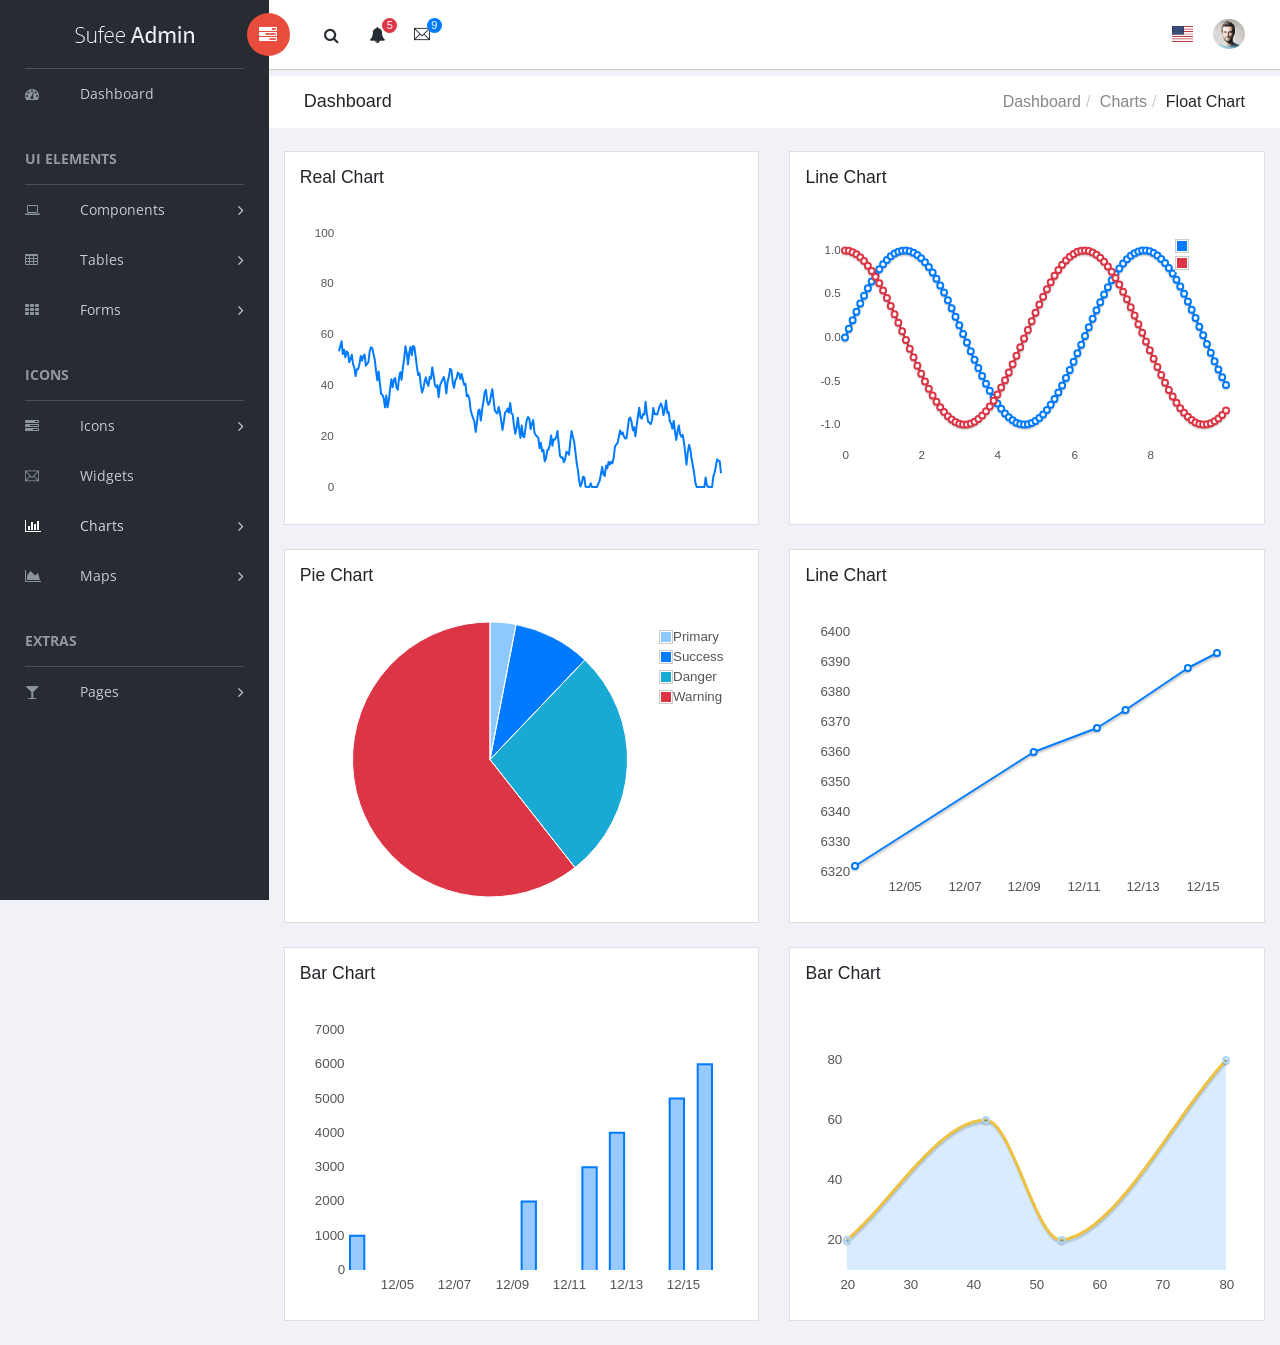
<file: public/html/charts-flot.html>
<!doctype html>
<!--[if lt IE 7]>      <html class="no-js lt-ie9 lt-ie8 lt-ie7" lang=""> <![endif]-->
<!--[if IE 7]>         <html class="no-js lt-ie9 lt-ie8" lang=""> <![endif]-->
<!--[if IE 8]>         <html class="no-js lt-ie9" lang=""> <![endif]-->
<!--[if gt IE 8]><!--> <html class="no-js" lang=""> <!--<![endif]-->
<head>
    <meta charset="utf-8">
    <meta http-equiv="X-UA-Compatible" content="IE=edge">
    <title>Sufee Admin - HTML5 Admin Template</title>
    <meta name="description" content="Sufee Admin - HTML5 Admin Template">
    <meta name="viewport" content="width=device-width, initial-scale=1">

    <link rel="apple-touch-icon" href="apple-icon.png">
    <link rel="shortcut icon" href="favicon.ico">

    <link rel="stylesheet" href="assets/css/normalize.css">
    <link rel="stylesheet" href="assets/css/bootstrap.min.css">
    <link rel="stylesheet" href="assets/css/font-awesome.min.css">
    <link rel="stylesheet" href="assets/css/themify-icons.css">
    <link rel="stylesheet" href="assets/css/flag-icon.min.css">
    <link rel="stylesheet" href="assets/css/cs-skin-elastic.css">
    <!-- <link rel="stylesheet" href="assets/css/bootstrap-select.less"> -->
    <link rel="stylesheet" href="assets/scss/style.css">

    <link href='https://fonts.googleapis.com/css?family=Open+Sans:400,600,700,800' rel='stylesheet' type='text/css'>

    <!-- <script type="text/javascript" src="https://cdn.jsdelivr.net/html5shiv/3.7.3/html5shiv.min.js"></script> -->

</head>
<body>
        <!-- Left Panel -->

    <aside id="left-panel" class="left-panel">
        <nav class="navbar navbar-expand-sm navbar-default">

            <div class="navbar-header">
                <button class="navbar-toggler" type="button" data-toggle="collapse" data-target="#main-menu" aria-controls="main-menu" aria-expanded="false" aria-label="Toggle navigation">
                    <i class="fa fa-bars"></i>
                </button>
                <a class="navbar-brand" href="./"><img src="images/logo.png" alt="Logo"></a>
                <a class="navbar-brand hidden" href="./"><img src="images/logo2.png" alt="Logo"></a>
            </div>

            <div id="main-menu" class="main-menu collapse navbar-collapse">
                <ul class="nav navbar-nav">
                    <li>
                        <a href="index.html"> <i class="menu-icon fa fa-dashboard"></i>Dashboard </a>
                    </li>
                    <h3 class="menu-title">UI elements</h3><!-- /.menu-title -->
                    <li class="menu-item-has-children dropdown">
                        <a href="#" class="dropdown-toggle" data-toggle="dropdown" aria-haspopup="true" aria-expanded="false"> <i class="menu-icon fa fa-laptop"></i>Components</a>
                        <ul class="sub-menu children dropdown-menu">
                            <li><i class="fa fa-puzzle-piece"></i><a href="ui-buttons.html">Buttons</a></li>
                            <li><i class="fa fa-id-badge"></i><a href="ui-badges.html">Badges</a></li>
                            <li><i class="fa fa-bars"></i><a href="ui-tabs.html">Tabs</a></li>
                            <li><i class="fa fa-share-square-o"></i><a href="ui-social-buttons.html">Social Buttons</a></li>
                            <li><i class="fa fa-id-card-o"></i><a href="ui-cards.html">Cards</a></li>
                            <li><i class="fa fa-exclamation-triangle"></i><a href="ui-alerts.html">Alerts</a></li>
                            <li><i class="fa fa-spinner"></i><a href="ui-progressbar.html">Progress Bars</a></li>
                            <li><i class="fa fa-fire"></i><a href="ui-modals.html">Modals</a></li>
                            <li><i class="fa fa-book"></i><a href="ui-switches.html">Switches</a></li>
                            <li><i class="fa fa-th"></i><a href="ui-grids.html">Grids</a></li>
                            <li><i class="fa fa-file-word-o"></i><a href="ui-typgraphy.html">Typography</a></li>
                        </ul>
                    </li>
                    <li class="menu-item-has-children dropdown">
                        <a href="#" class="dropdown-toggle" data-toggle="dropdown" aria-haspopup="true" aria-expanded="false"> <i class="menu-icon fa fa-table"></i>Tables</a>
                        <ul class="sub-menu children dropdown-menu">
                            <li><i class="fa fa-table"></i><a href="tables-basic.html">Basic Table</a></li>
                            <li><i class="fa fa-table"></i><a href="tables-data.html">Data Table</a></li>
                        </ul>
                    </li>
                    <li class="menu-item-has-children dropdown">
                        <a href="#" class="dropdown-toggle" data-toggle="dropdown" aria-haspopup="true" aria-expanded="false"> <i class="menu-icon fa fa-th"></i>Forms</a>
                        <ul class="sub-menu children dropdown-menu">
                            <li><i class="menu-icon fa fa-th"></i><a href="forms-basic.html">Basic Form</a></li>
                            <li><i class="menu-icon fa fa-th"></i><a href="forms-advanced.html">Advanced Form</a></li>
                        </ul>
                    </li>

                    <h3 class="menu-title">Icons</h3><!-- /.menu-title -->

                    <li class="menu-item-has-children dropdown">
                        <a href="#" class="dropdown-toggle" data-toggle="dropdown" aria-haspopup="true" aria-expanded="false"> <i class="menu-icon fa fa-tasks"></i>Icons</a>
                        <ul class="sub-menu children dropdown-menu">
                            <li><i class="menu-icon fa fa-fort-awesome"></i><a href="font-fontawesome.html">Font Awesome</a></li>
                            <li><i class="menu-icon ti-themify-logo"></i><a href="font-themify.html">Themefy Icons</a></li>
                        </ul>
                    </li>
                    <li>
                        <a href="widgets.html"> <i class="menu-icon ti-email"></i>Widgets </a>
                    </li>
                    <li class="menu-item-has-children active dropdown">
                        <a href="#" class="dropdown-toggle" data-toggle="dropdown" aria-haspopup="true" aria-expanded="false"> <i class="menu-icon fa fa-bar-chart"></i>Charts</a>
                        <ul class="sub-menu children dropdown-menu">
                            <li><i class="menu-icon fa fa-line-chart"></i><a href="charts-chartjs.html">Chart JS</a></li>
                            <li><i class="menu-icon fa fa-area-chart"></i><a href="charts-flot.html">Flot Chart</a></li>
                            <li><i class="menu-icon fa fa-pie-chart"></i><a href="charts-peity.html">Peity Chart</a></li>
                        </ul>
                    </li>

                    <li class="menu-item-has-children dropdown">
                        <a href="#" class="dropdown-toggle" data-toggle="dropdown" aria-haspopup="true" aria-expanded="false"> <i class="menu-icon fa fa-area-chart"></i>Maps</a>
                        <ul class="sub-menu children dropdown-menu">
                            <li><i class="menu-icon fa fa-map-o"></i><a href="maps-gmap.html">Google Maps</a></li>
                            <li><i class="menu-icon fa fa-street-view"></i><a href="maps-vector.html">Vector Maps</a></li>
                        </ul>
                    </li>
                    <h3 class="menu-title">Extras</h3><!-- /.menu-title -->
                    <li class="menu-item-has-children dropdown">
                        <a href="#" class="dropdown-toggle" data-toggle="dropdown" aria-haspopup="true" aria-expanded="false"> <i class="menu-icon fa fa-glass"></i>Pages</a>
                        <ul class="sub-menu children dropdown-menu">
                            <li><i class="menu-icon fa fa-sign-in"></i><a href="page-login.html">Login</a></li>
                            <li><i class="menu-icon fa fa-sign-in"></i><a href="page-register.html">Register</a></li>
                            <li><i class="menu-icon fa fa-paper-plane"></i><a href="pages-forget.html">Forget Pass</a></li>
                        </ul>
                    </li>
                </ul>
            </div><!-- /.navbar-collapse -->
        </nav>
    </aside><!-- /#left-panel -->

    <!-- Left Panel -->

    <!-- Right Panel -->

    <div id="right-panel" class="right-panel">

        <!-- Header-->
        <header id="header" class="header">

            <div class="header-menu">

                <div class="col-sm-7">
                    <a id="menuToggle" class="menutoggle pull-left"><i class="fa fa fa-tasks"></i></a>
                    <div class="header-left">
                        <button class="search-trigger"><i class="fa fa-search"></i></button>
                        <div class="form-inline">
                            <form class="search-form">
                                <input class="form-control mr-sm-2" type="text" placeholder="Search ..." aria-label="Search">
                                <button class="search-close" type="submit"><i class="fa fa-close"></i></button>
                            </form>
                        </div>

                        <div class="dropdown for-notification">
                          <button class="btn btn-secondary dropdown-toggle" type="button" id="notification" data-toggle="dropdown" aria-haspopup="true" aria-expanded="false">
                            <i class="fa fa-bell"></i>
                            <span class="count bg-danger">5</span>
                          </button>
                          <div class="dropdown-menu" aria-labelledby="notification">
                            <p class="red">You have 3 Notification</p>
                            <a class="dropdown-item media bg-flat-color-1" href="#">
                                <i class="fa fa-check"></i>
                                <p>Server #1 overloaded.</p>
                            </a>
                            <a class="dropdown-item media bg-flat-color-4" href="#">
                                <i class="fa fa-info"></i>
                                <p>Server #2 overloaded.</p>
                            </a>
                            <a class="dropdown-item media bg-flat-color-5" href="#">
                                <i class="fa fa-warning"></i>
                                <p>Server #3 overloaded.</p>
                            </a>
                          </div>
                        </div>

                        <div class="dropdown for-message">
                          <button class="btn btn-secondary dropdown-toggle" type="button"
                                id="message"
                                data-toggle="dropdown" aria-haspopup="true" aria-expanded="false">
                            <i class="ti-email"></i>
                            <span class="count bg-primary">9</span>
                          </button>
                          <div class="dropdown-menu" aria-labelledby="message">
                            <p class="red">You have 4 Mails</p>
                            <a class="dropdown-item media bg-flat-color-1" href="#">
                                <span class="photo media-left"><img alt="avatar" src="images/avatar/1.jpg"></span>
                                <span class="message media-body">
                                    <span class="name float-left">Jonathan Smith</span>
                                    <span class="time float-right">Just now</span>
                                        <p>Hello, this is an example msg</p>
                                </span>
                            </a>
                            <a class="dropdown-item media bg-flat-color-4" href="#">
                                <span class="photo media-left"><img alt="avatar" src="images/avatar/2.jpg"></span>
                                <span class="message media-body">
                                    <span class="name float-left">Jack Sanders</span>
                                    <span class="time float-right">5 minutes ago</span>
                                        <p>Lorem ipsum dolor sit amet, consectetur</p>
                                </span>
                            </a>
                            <a class="dropdown-item media bg-flat-color-5" href="#">
                                <span class="photo media-left"><img alt="avatar" src="images/avatar/3.jpg"></span>
                                <span class="message media-body">
                                    <span class="name float-left">Cheryl Wheeler</span>
                                    <span class="time float-right">10 minutes ago</span>
                                        <p>Hello, this is an example msg</p>
                                </span>
                            </a>
                            <a class="dropdown-item media bg-flat-color-3" href="#">
                                <span class="photo media-left"><img alt="avatar" src="images/avatar/4.jpg"></span>
                                <span class="message media-body">
                                    <span class="name float-left">Rachel Santos</span>
                                    <span class="time float-right">15 minutes ago</span>
                                        <p>Lorem ipsum dolor sit amet, consectetur</p>
                                </span>
                            </a>
                          </div>
                        </div>
                    </div>
                </div>

                <div class="col-sm-5">
                    <div class="user-area dropdown float-right">
                        <a href="#" class="dropdown-toggle" data-toggle="dropdown" aria-haspopup="true" aria-expanded="false">
                            <img class="user-avatar rounded-circle" src="images/admin.jpg" alt="User Avatar">
                        </a>

                        <div class="user-menu dropdown-menu">
                                <a class="nav-link" href="#"><i class="fa fa- user"></i>My Profile</a>

                                <a class="nav-link" href="#"><i class="fa fa- user"></i>Notifications <span class="count">13</span></a>

                                <a class="nav-link" href="#"><i class="fa fa -cog"></i>Settings</a>

                                <a class="nav-link" href="#"><i class="fa fa-power -off"></i>Logout</a>
                        </div>
                    </div>

                    <div class="language-select dropdown" id="language-select">
                        <a class="dropdown-toggle" href="#" data-toggle="dropdown"  id="language" aria-haspopup="true" aria-expanded="true">
                            <i class="flag-icon flag-icon-us"></i>
                        </a>
                        <div class="dropdown-menu" aria-labelledby="language" >
                            <div class="dropdown-item">
                                <span class="flag-icon flag-icon-fr"></span>
                            </div>
                            <div class="dropdown-item">
                                <i class="flag-icon flag-icon-es"></i>
                            </div>
                            <div class="dropdown-item">
                                <i class="flag-icon flag-icon-us"></i>
                            </div>
                            <div class="dropdown-item">
                                <i class="flag-icon flag-icon-it"></i>
                            </div>
                        </div>
                    </div>

                </div>
            </div>

        </header><!-- /header -->
        <!-- Header-->

        <div class="breadcrumbs">
            <div class="col-sm-4">
                <div class="page-header float-left">
                    <div class="page-title">
                        <h1>Dashboard</h1>
                    </div>
                </div>
            </div>
            <div class="col-sm-8">
                <div class="page-header float-right">
                    <div class="page-title">
                        <ol class="breadcrumb text-right">
                            <li><a href="#">Dashboard</a></li>
                            <li><a href="#">Charts</a></li>
                            <li class="active">Float Chart</li>
                        </ol>
                    </div>
                </div>
            </div>
        </div>

        <div class="content mt-3">
            <div class="animated fadeIn">


                    <div class="row">
                        <div class="col-lg-6">
                            <div class="card">
                                <div class="card-body">
                                    <h4 class="mb-3">Real Chart</h4>
                                    <div class="flot-container">
                                        <div id="cpu-load" class="cpu-load"></div>
                                    </div>
                                </div>
                            </div>
                        </div><!-- /# column -->

                        <div class="col-lg-6">
                            <div class="card">
                                <div class="card-body">
                                    <h4 class="mb-3">Line Chart</h4>
                                    <div class="flot-container">
                                        <div id="flot-line" class="flot-line"></div>
                                    </div>
                                </div>
                            </div>
                        </div><!-- /# column -->
                    </div><!-- /# row -->

                    <div class="row">
                        <div class="col-lg-6">
                            <div class="card">
                                <div class="card-body">
                                    <h4 class="mb-3">Pie Chart</h4>
                                    <div class="flot-container">
                                        <div id="flot-pie" class="flot-pie-container"></div>
                                    </div>
                                </div>
                            </div><!-- /# card -->
                        </div><!-- /# column -->

                        <div class="col-lg-6">
                            <div class="card">
                                <div class="card-body">
                                    <h4 class="mb-3">Line Chart</h4>
                                    <div class="flot-container">
                                        <div id="chart1" style="width:100%;height:275px;"></div>
                                    </div>
                                </div>
                            </div><!-- /# card -->
                        </div><!-- /# column -->
                    </div><!-- /# row -->
                    <div class="row">
                        <div class="col-lg-6">
                            <div class="card">
                                <div class="card-body">
                                    <h4 class="mb-3">Bar Chart</h4>
                                    <div class="flot-container">
                                        <div id="flotBar" style="width:100%;height:275px;"></div>
                                    </div>
                                </div>
                            </div><!-- /# card -->
                        </div><!-- /# column -->

                        <div class="col-lg-6">
                            <div class="card">
                                <div class="card-body">
                                    <h4 class="mb-3">Bar Chart</h4>
                                    <div class="flot-container">
                                        <div id="flotCurve" style="width:100%;height:275px;"></div>
                                    </div>
                                </div>
                            </div><!-- /# card -->
                        </div><!-- /# column -->
                    </div><!-- /# row -->



            </div><!-- .animated -->
        </div><!-- .content -->


    </div><!-- /#right-panel -->

    <!-- Right Panel -->


    <script src="assets/js/vendor/jquery-2.1.4.min.js"></script>
    <script src="assets/js/popper.min.js"></script>
    <script src="assets/js/plugins.js"></script>
    <script src="assets/js/main.js"></script>

    <!--  flot-chart js -->
    <script src="assets/js/lib/flot-chart/excanvas.min.js"></script>
    <script src="assets/js/lib/flot-chart/jquery.flot.js"></script>
    <script src="assets/js/lib/flot-chart/jquery.flot.pie.js"></script>
    <script src="assets/js/lib/flot-chart/jquery.flot.time.js"></script>
    <script src="assets/js/lib/flot-chart/jquery.flot.stack.js"></script>
    <script src="assets/js/lib/flot-chart/jquery.flot.resize.js"></script>
    <script src="assets/js/lib/flot-chart/jquery.flot.crosshair.js"></script>
    <script src="assets/js/lib/flot-chart/curvedLines.js"></script>
    <script src="assets/js/lib/flot-chart/flot-tooltip/jquery.flot.tooltip.min.js"></script>
    <script src="assets/js/lib/flot-chart/flot-chart-init.js"></script>

</body>
</html>
</file>
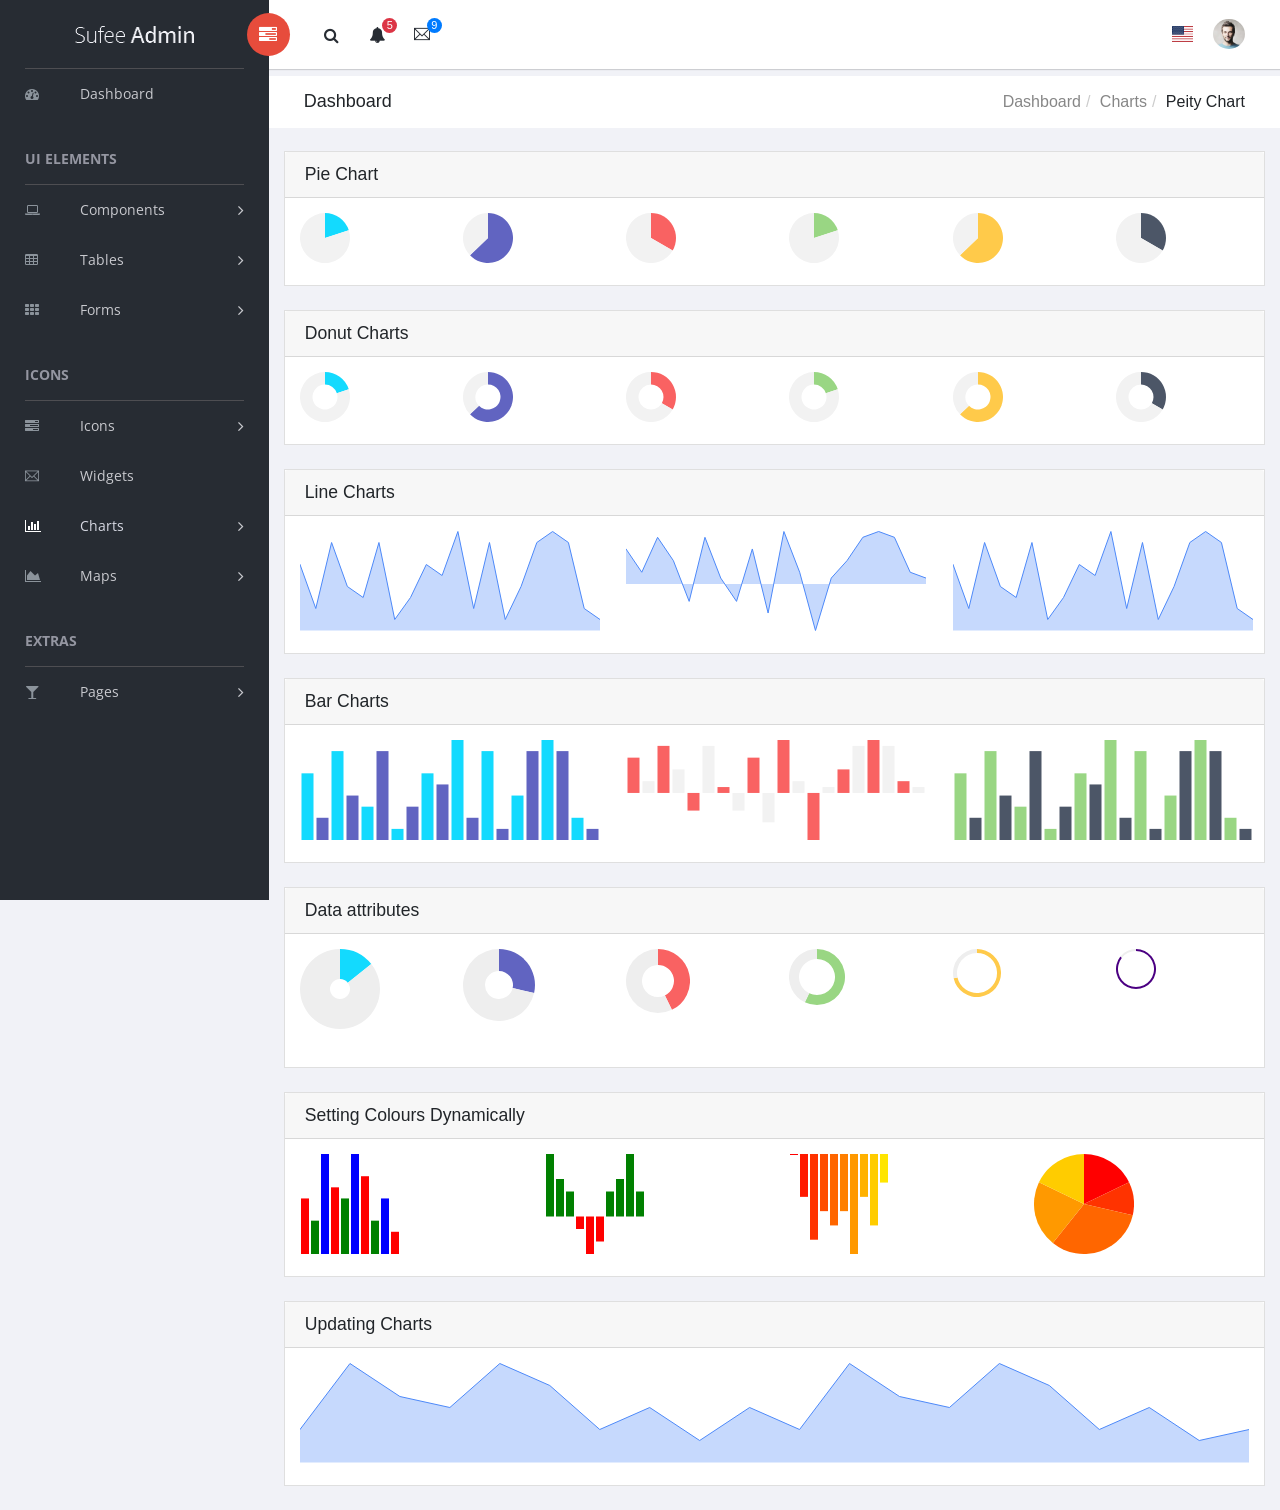
<file: public/html/charts-peity.html>
<!doctype html>
<!--[if lt IE 7]>      <html class="no-js lt-ie9 lt-ie8 lt-ie7" lang=""> <![endif]-->
<!--[if IE 7]>         <html class="no-js lt-ie9 lt-ie8" lang=""> <![endif]-->
<!--[if IE 8]>         <html class="no-js lt-ie9" lang=""> <![endif]-->
<!--[if gt IE 8]><!--> <html class="no-js" lang=""> <!--<![endif]-->
<head>
    <meta charset="utf-8">
    <meta http-equiv="X-UA-Compatible" content="IE=edge">
    <title>Sufee Admin - HTML5 Admin Template</title>
    <meta name="description" content="Sufee Admin - HTML5 Admin Template">
    <meta name="viewport" content="width=device-width, initial-scale=1">

    <link rel="apple-touch-icon" href="apple-icon.png">
    <link rel="shortcut icon" href="favicon.ico">

    <link rel="stylesheet" href="assets/css/normalize.css">
    <link rel="stylesheet" href="assets/css/bootstrap.min.css">
    <link rel="stylesheet" href="assets/css/font-awesome.min.css">
    <link rel="stylesheet" href="assets/css/themify-icons.css">
    <link rel="stylesheet" href="assets/css/flag-icon.min.css">
    <link rel="stylesheet" href="assets/css/cs-skin-elastic.css">
    <!-- <link rel="stylesheet" href="assets/css/bootstrap-select.less"> -->
    <link rel="stylesheet" href="assets/scss/style.css">

    <link href='https://fonts.googleapis.com/css?family=Open+Sans:400,600,700,800' rel='stylesheet' type='text/css'>

    <!-- <script type="text/javascript" src="https://cdn.jsdelivr.net/html5shiv/3.7.3/html5shiv.min.js"></script> -->

</head>
<body>
        <!-- Left Panel -->

    <aside id="left-panel" class="left-panel">
        <nav class="navbar navbar-expand-sm navbar-default">

            <div class="navbar-header">
                <button class="navbar-toggler" type="button" data-toggle="collapse" data-target="#main-menu" aria-controls="main-menu" aria-expanded="false" aria-label="Toggle navigation">
                    <i class="fa fa-bars"></i>
                </button>
                <a class="navbar-brand" href="./"><img src="images/logo.png" alt="Logo"></a>
                <a class="navbar-brand hidden" href="./"><img src="images/logo2.png" alt="Logo"></a>
            </div>

            <div id="main-menu" class="main-menu collapse navbar-collapse">
                <ul class="nav navbar-nav">
                    <li>
                        <a href="index.html"> <i class="menu-icon fa fa-dashboard"></i>Dashboard </a>
                    </li>
                    <h3 class="menu-title">UI elements</h3><!-- /.menu-title -->
                    <li class="menu-item-has-children dropdown">
                        <a href="#" class="dropdown-toggle" data-toggle="dropdown" aria-haspopup="true" aria-expanded="false"> <i class="menu-icon fa fa-laptop"></i>Components</a>
                        <ul class="sub-menu children dropdown-menu">
                            <li><i class="fa fa-puzzle-piece"></i><a href="ui-buttons.html">Buttons</a></li>
                            <li><i class="fa fa-id-badge"></i><a href="ui-badges.html">Badges</a></li>
                            <li><i class="fa fa-bars"></i><a href="ui-tabs.html">Tabs</a></li>
                            <li><i class="fa fa-share-square-o"></i><a href="ui-social-buttons.html">Social Buttons</a></li>
                            <li><i class="fa fa-id-card-o"></i><a href="ui-cards.html">Cards</a></li>
                            <li><i class="fa fa-exclamation-triangle"></i><a href="ui-alerts.html">Alerts</a></li>
                            <li><i class="fa fa-spinner"></i><a href="ui-progressbar.html">Progress Bars</a></li>
                            <li><i class="fa fa-fire"></i><a href="ui-modals.html">Modals</a></li>
                            <li><i class="fa fa-book"></i><a href="ui-switches.html">Switches</a></li>
                            <li><i class="fa fa-th"></i><a href="ui-grids.html">Grids</a></li>
                            <li><i class="fa fa-file-word-o"></i><a href="ui-typgraphy.html">Typography</a></li>
                        </ul>
                    </li>
                    <li class="menu-item-has-children dropdown">
                        <a href="#" class="dropdown-toggle" data-toggle="dropdown" aria-haspopup="true" aria-expanded="false"> <i class="menu-icon fa fa-table"></i>Tables</a>
                        <ul class="sub-menu children dropdown-menu">
                            <li><i class="fa fa-table"></i><a href="tables-basic.html">Basic Table</a></li>
                            <li><i class="fa fa-table"></i><a href="tables-data.html">Data Table</a></li>
                        </ul>
                    </li>
                    <li class="menu-item-has-children dropdown">
                        <a href="#" class="dropdown-toggle" data-toggle="dropdown" aria-haspopup="true" aria-expanded="false"> <i class="menu-icon fa fa-th"></i>Forms</a>
                        <ul class="sub-menu children dropdown-menu">
                            <li><i class="menu-icon fa fa-th"></i><a href="forms-basic.html">Basic Form</a></li>
                            <li><i class="menu-icon fa fa-th"></i><a href="forms-advanced.html">Advanced Form</a></li>
                        </ul>
                    </li>

                    <h3 class="menu-title">Icons</h3><!-- /.menu-title -->

                    <li class="menu-item-has-children dropdown">
                        <a href="#" class="dropdown-toggle" data-toggle="dropdown" aria-haspopup="true" aria-expanded="false"> <i class="menu-icon fa fa-tasks"></i>Icons</a>
                        <ul class="sub-menu children dropdown-menu">
                            <li><i class="menu-icon fa fa-fort-awesome"></i><a href="font-fontawesome.html">Font Awesome</a></li>
                            <li><i class="menu-icon ti-themify-logo"></i><a href="font-themify.html">Themefy Icons</a></li>
                        </ul>
                    </li>
                    <li>
                        <a href="widgets.html"> <i class="menu-icon ti-email"></i>Widgets </a>
                    </li>
                    <li class="menu-item-has-children active dropdown">
                        <a href="#" class="dropdown-toggle" data-toggle="dropdown" aria-haspopup="true" aria-expanded="false"> <i class="menu-icon fa fa-bar-chart"></i>Charts</a>
                        <ul class="sub-menu children dropdown-menu">
                            <li><i class="menu-icon fa fa-line-chart"></i><a href="charts-chartjs.html">Chart JS</a></li>
                            <li><i class="menu-icon fa fa-area-chart"></i><a href="charts-flot.html">Flot Chart</a></li>
                            <li><i class="menu-icon fa fa-pie-chart"></i><a href="charts-peity.html">Peity Chart</a></li>
                        </ul>
                    </li>

                    <li class="menu-item-has-children dropdown">
                        <a href="#" class="dropdown-toggle" data-toggle="dropdown" aria-haspopup="true" aria-expanded="false"> <i class="menu-icon fa fa-area-chart"></i>Maps</a>
                        <ul class="sub-menu children dropdown-menu">
                            <li><i class="menu-icon fa fa-map-o"></i><a href="maps-gmap.html">Google Maps</a></li>
                            <li><i class="menu-icon fa fa-street-view"></i><a href="maps-vector.html">Vector Maps</a></li>
                        </ul>
                    </li>
                    <h3 class="menu-title">Extras</h3><!-- /.menu-title -->
                    <li class="menu-item-has-children dropdown">
                        <a href="#" class="dropdown-toggle" data-toggle="dropdown" aria-haspopup="true" aria-expanded="false"> <i class="menu-icon fa fa-glass"></i>Pages</a>
                        <ul class="sub-menu children dropdown-menu">
                            <li><i class="menu-icon fa fa-sign-in"></i><a href="page-login.html">Login</a></li>
                            <li><i class="menu-icon fa fa-sign-in"></i><a href="page-register.html">Register</a></li>
                            <li><i class="menu-icon fa fa-paper-plane"></i><a href="pages-forget.html">Forget Pass</a></li>
                        </ul>
                    </li>
                </ul>
            </div><!-- /.navbar-collapse -->
        </nav>
    </aside><!-- /#left-panel -->

    <!-- Left Panel -->

    <!-- Right Panel -->

    <div id="right-panel" class="right-panel">

        <!-- Header-->
        <header id="header" class="header">

            <div class="header-menu">

                <div class="col-sm-7">
                    <a id="menuToggle" class="menutoggle pull-left"><i class="fa fa fa-tasks"></i></a>
                    <div class="header-left">
                        <button class="search-trigger"><i class="fa fa-search"></i></button>
                        <div class="form-inline">
                            <form class="search-form">
                                <input class="form-control mr-sm-2" type="text" placeholder="Search ..." aria-label="Search">
                                <button class="search-close" type="submit"><i class="fa fa-close"></i></button>
                            </form>
                        </div>

                        <div class="dropdown for-notification">
                          <button class="btn btn-secondary dropdown-toggle" type="button" id="notification" data-toggle="dropdown" aria-haspopup="true" aria-expanded="false">
                            <i class="fa fa-bell"></i>
                            <span class="count bg-danger">5</span>
                          </button>
                          <div class="dropdown-menu" aria-labelledby="notification">
                            <p class="red">You have 3 Notification</p>
                            <a class="dropdown-item media bg-flat-color-1" href="#">
                                <i class="fa fa-check"></i>
                                <p>Server #1 overloaded.</p>
                            </a>
                            <a class="dropdown-item media bg-flat-color-4" href="#">
                                <i class="fa fa-info"></i>
                                <p>Server #2 overloaded.</p>
                            </a>
                            <a class="dropdown-item media bg-flat-color-5" href="#">
                                <i class="fa fa-warning"></i>
                                <p>Server #3 overloaded.</p>
                            </a>
                          </div>
                        </div>

                        <div class="dropdown for-message">
                          <button class="btn btn-secondary dropdown-toggle" type="button"
                                id="message"
                                data-toggle="dropdown" aria-haspopup="true" aria-expanded="false">
                            <i class="ti-email"></i>
                            <span class="count bg-primary">9</span>
                          </button>
                          <div class="dropdown-menu" aria-labelledby="message">
                            <p class="red">You have 4 Mails</p>
                            <a class="dropdown-item media bg-flat-color-1" href="#">
                                <span class="photo media-left"><img alt="avatar" src="images/avatar/1.jpg"></span>
                                <span class="message media-body">
                                    <span class="name float-left">Jonathan Smith</span>
                                    <span class="time float-right">Just now</span>
                                        <p>Hello, this is an example msg</p>
                                </span>
                            </a>
                            <a class="dropdown-item media bg-flat-color-4" href="#">
                                <span class="photo media-left"><img alt="avatar" src="images/avatar/2.jpg"></span>
                                <span class="message media-body">
                                    <span class="name float-left">Jack Sanders</span>
                                    <span class="time float-right">5 minutes ago</span>
                                        <p>Lorem ipsum dolor sit amet, consectetur</p>
                                </span>
                            </a>
                            <a class="dropdown-item media bg-flat-color-5" href="#">
                                <span class="photo media-left"><img alt="avatar" src="images/avatar/3.jpg"></span>
                                <span class="message media-body">
                                    <span class="name float-left">Cheryl Wheeler</span>
                                    <span class="time float-right">10 minutes ago</span>
                                        <p>Hello, this is an example msg</p>
                                </span>
                            </a>
                            <a class="dropdown-item media bg-flat-color-3" href="#">
                                <span class="photo media-left"><img alt="avatar" src="images/avatar/4.jpg"></span>
                                <span class="message media-body">
                                    <span class="name float-left">Rachel Santos</span>
                                    <span class="time float-right">15 minutes ago</span>
                                        <p>Lorem ipsum dolor sit amet, consectetur</p>
                                </span>
                            </a>
                          </div>
                        </div>
                    </div>
                </div>

                <div class="col-sm-5">
                    <div class="user-area dropdown float-right">
                        <a href="#" class="dropdown-toggle" data-toggle="dropdown" aria-haspopup="true" aria-expanded="false">
                            <img class="user-avatar rounded-circle" src="images/admin.jpg" alt="User Avatar">
                        </a>

                        <div class="user-menu dropdown-menu">
                                <a class="nav-link" href="#"><i class="fa fa- user"></i>My Profile</a>

                                <a class="nav-link" href="#"><i class="fa fa- user"></i>Notifications <span class="count">13</span></a>

                                <a class="nav-link" href="#"><i class="fa fa -cog"></i>Settings</a>

                                <a class="nav-link" href="#"><i class="fa fa-power -off"></i>Logout</a>
                        </div>
                    </div>

                    <div class="language-select dropdown" id="language-select">
                        <a class="dropdown-toggle" href="#" data-toggle="dropdown"  id="language" aria-haspopup="true" aria-expanded="true">
                            <i class="flag-icon flag-icon-us"></i>
                        </a>
                        <div class="dropdown-menu" aria-labelledby="language" >
                            <div class="dropdown-item">
                                <span class="flag-icon flag-icon-fr"></span>
                            </div>
                            <div class="dropdown-item">
                                <i class="flag-icon flag-icon-es"></i>
                            </div>
                            <div class="dropdown-item">
                                <i class="flag-icon flag-icon-us"></i>
                            </div>
                            <div class="dropdown-item">
                                <i class="flag-icon flag-icon-it"></i>
                            </div>
                        </div>
                    </div>

                </div>
            </div>

        </header><!-- /header -->
        <!-- Header-->

        <div class="breadcrumbs">
            <div class="col-sm-4">
                <div class="page-header float-left">
                    <div class="page-title">
                        <h1>Dashboard</h1>
                    </div>
                </div>
            </div>
            <div class="col-sm-8">
                <div class="page-header float-right">
                    <div class="page-title">
                        <ol class="breadcrumb text-right">
                            <li><a href="#">Dashboard</a></li>
                            <li><a href="#">Charts</a></li>
                            <li class="active">Peity Chart</li>
                        </ol>
                    </div>
                </div>
            </div>
        </div>

        <div class="content mt-3">
            <div class="animated fadeIn">
                <div class="row">






                    <div class="col-lg-12">
                        <div class="card">
                            <div class="card-header">
                                <h4>Pie Chart</h4>
                            </div>
                            <div class="card-body">
                                <div class="row">
                                    <div class="col-lg-2">
                                        <span class="pie" data-peity='{ "fill": ["#13dafe", "#f2f2f2"]}'>1/5</span>
                                    </div>
                                    <div class="col-lg-2">
                                        <span class="pie" data-peity='{ "fill": ["#6164C1", "#f2f2f2"]}'>226/360</span>
                                    </div>
                                    <div class="col-lg-2">
                                        <span class="pie" data-peity='{ "fill": ["#F96262", "#f2f2f2"]}'>0.52/1.561</span>
                                    </div>
                                    <div class="col-lg-2">
                                        <span class="pie" data-peity='{ "fill": ["#99D683", "#f2f2f2"]}'>1,4</span>
                                    </div>
                                    <div class="col-lg-2">
                                        <span class="pie" data-peity='{ "fill": ["#FFCA4A", "#f2f2f2"]}'>226,134</span>
                                    </div>
                                    <div class="col-lg-2">
                                        <span class="pie" data-peity='{ "fill": ["#4C5667", "#f2f2f2"]}'>0.52,1.041</span>
                                    </div>
                                </div>
                            </div>
                        </div>
                        <!-- /# card -->
                    </div>
                    <!-- /# column -->

                    <!-- /# row -->

                    <div class="col-lg-12">
                        <div class="card">
                            <div class="card-header">
                                <h4>Donut Charts</h4>
                            </div>
                            <div class="card-body">
                                <div class="row">
                                    <div class="col-lg-2">
                                        <span class="donut" data-peity='{ "fill": ["#13DAFE", "#f2f2f2"]}'>1/5</span>
                                    </div>
                                    <div class="col-lg-2">
                                        <span class="donut" data-peity='{ "fill": ["#6164C1", "#f2f2f2"]}'>226/360</span>
                                    </div>
                                    <div class="col-lg-2">
                                        <span class="donut" data-peity='{ "fill": ["#F96262", "#f2f2f2"]}'>0.52/1.561</span>
                                    </div>
                                    <div class="col-lg-2">
                                        <span class="donut" data-peity='{ "fill": ["#99D683", "#f2f2f2"]}'>1,4</span>
                                    </div>
                                    <div class="col-lg-2">
                                        <span class="donut" data-peity='{ "fill": ["#FFCA4A", "#f2f2f2"]}'>226,134</span>
                                    </div>
                                    <div class="col-lg-2">
                                        <span class="donut" data-peity='{ "fill": ["#4C5667", "#f2f2f2"]}'>0.52,1.041</span>
                                    </div>
                                </div>
                            </div>
                        </div>
                        <!-- /# card -->
                    </div>
                    <!-- /# column -->

                    <!-- /# row -->

                        <div class="col-lg-12">
                            <div class="card">
                                <div class="card-header">
                                    <h4>Line Charts</h4>
                                </div>
                                <div class="card-body">
                                    <div class="row">
                                        <div class="col-lg-4">
                                            <span class="peity-line" data-width="100%">6,2,8,4,3,8,1,3,6,5,9,2,8,1,4,8,9,8,2,1</span>
                                        </div>
                                        <div class="col-lg-4">
                                            <span class="peity-line" data-width="100%">6,2,8,4,-3,8,1,-3,6,-5,9,2,-8,1,4,8,9,8,2,1</span>
                                        </div>
                                        <div class="col-lg-4">
                                            <span class="peity-line" data-width="100%">6,2,8,4,3,8,1,3,6,5,9,2,8,1,4,8,9,8,2,1</span>
                                        </div>
                                    </div>
                                </div>
                            </div>
                            <!-- /# card -->
                        </div>
                        <!-- /# column -->

                    <!-- /# row -->

                        <div class="col-lg-12">
                            <div class="card">
                                <div class="card-header">
                                    <h4>Bar Charts</h4>
                                </div>
                                <div class="card-body">
                                    <div class="row">
                                        <div class="col-lg-4">
                                            <span class="bar" data-peity='{ "fill": ["#13DAFE", "#6164C1"]}'>6,2,8,4,3,8,1,3,6,5,9,2,8,1,4,8,9,8,2,1</span>
                                        </div>
                                        <div class="col-lg-4">
                                            <span class="bar" data-peity='{ "fill": ["#F96262", "#f2f2f2"]}'>6,2,8,4,-3,8,1,-3,6,-5,9,2,-8,1,4,8,9,8,2,1</span>
                                        </div>
                                        <div class="col-lg-4">
                                            <span class="bar" data-peity='{ "fill": ["#99D683", "#4C5667"]}'>6,2,8,4,3,8,1,3,6,5,9,2,8,1,4,8,9,8,2,1</span>
                                        </div>
                                    </div>
                                </div>
                            </div>
                            <!-- /# card -->
                        </div>
                        <!-- /# column -->

                    <!-- /# row -->

                        <div class="col-lg-12">
                            <div class="card">
                                <div class="card-header">
                                    <h4>Data attributes</h4>
                                </div>
                                <div class="card-body">
                                    <div class="row">
                                        <div class="col-lg-2">
                                            <p class="data-attributes">
                                                <span data-peity='{ "fill": ["#13DAFE", "#eeeeee"],    "innerRadius": 10, "radius": 40 }'>1/7</span>
                                            </p>
                                        </div>
                                        <div class="col-lg-2">
                                            <p class="data-attributes">
                                                <span data-peity='{ "fill": ["#6164C1", "#eeeeee"], "innerRadius": 14, "radius": 36 }'>2/7</span>
                                            </p>
                                        </div>
                                        <div class="col-lg-2">
                                            <p class="data-attributes">
                                                <span data-peity='{ "fill": ["#F96262", "#eeeeee"], "innerRadius": 16, "radius": 32 }'>3/7</span>
                                            </p>
                                        </div>
                                        <div class="col-lg-2">
                                            <p class="data-attributes">
                                                <span data-peity='{ "fill": ["#99D683", "#eeeeee"],  "innerRadius": 18, "radius": 28 }'>4/7</span>
                                            </p>
                                        </div>
                                        <div class="col-lg-2">
                                            <p class="data-attributes">
                                                <span data-peity='{ "fill": ["#FFCA4A", "#eeeeee"],   "innerRadius": 20, "radius": 24 }'>5/7</span>
                                            </p>
                                        </div>
                                        <div class="col-lg-2">
                                            <p class="data-attributes">
                                                <span data-peity='{ "fill": ["indigo", "#eeeeee"], "innerRadius": 18, "radius": 20 }'>6/7</span>
                                            </p>
                                        </div>
                                    </div>
                                </div>
                            </div>
                            <!-- /# card -->
                        </div>
                        <!-- /# column -->

                    <!-- /# row -->

                        <div class="col-lg-12">
                            <div class="card">
                                <div class="card-header">
                                    <h4>Setting Colours Dynamically</h4>
                                </div>
                                <div class="card-body">
                                    <div class="row">
                                        <div class="col-lg-3">
                                            <span class="bar-colours-1">5,3,9,6,5,9,7,3,5,2</span>
                                        </div>
                                        <div class="col-lg-3">
                                            <span class="bar-colours-2">5,3,2,-1,-3,-2,2,3,5,2</span>
                                        </div>
                                        <div class="col-lg-3">
                                            <span class="bar-colours-3">0,-3,-6,-4,-5,-4,-7,-3,-5,-2</span>
                                        </div>
                                        <div class="col-lg-3">
                                            <span class="pie-colours-2">5,3,9,6,5</span>
                                        </div>
                                    </div>
                                </div>
                            </div>
                            <!-- /# card -->
                        </div>
                        <!-- /# column -->

                    <!-- /# row -->
                        <div class="col-lg-12">
                            <div class="card">
                                <div class="card-header">
                                    <h4>Updating Charts</h4>
                                </div>
                                <div class="card-body">
                                    <span class="updating-chart">5,3,9,6,5,9,7,3,5,2,5,3,9,6,5,9,7,3,5,2</span>
                                </div>
                            </div>
                            <!-- /# card -->
                        </div>
                        <!-- /# column -->







                </div> <!-- .row -->
            </div><!-- .animated -->
        </div><!-- .content -->


    </div><!-- /#right-panel -->

    <!-- Right Panel -->


    <script src="assets/js/vendor/jquery-2.1.4.min.js"></script>
    <script src="assets/js/popper.min.js"></script>
    <script src="assets/js/plugins.js"></script>
    <script src="assets/js/main.js"></script>

    <script src="assets/js/lib/peitychart/jquery.peity.min.js"></script>
    <!-- scripit init-->
    <script src="assets/js/lib/peitychart/peitychart.init.js"></script>
    <!-- scripit init-->

</body>
</html>
</file>
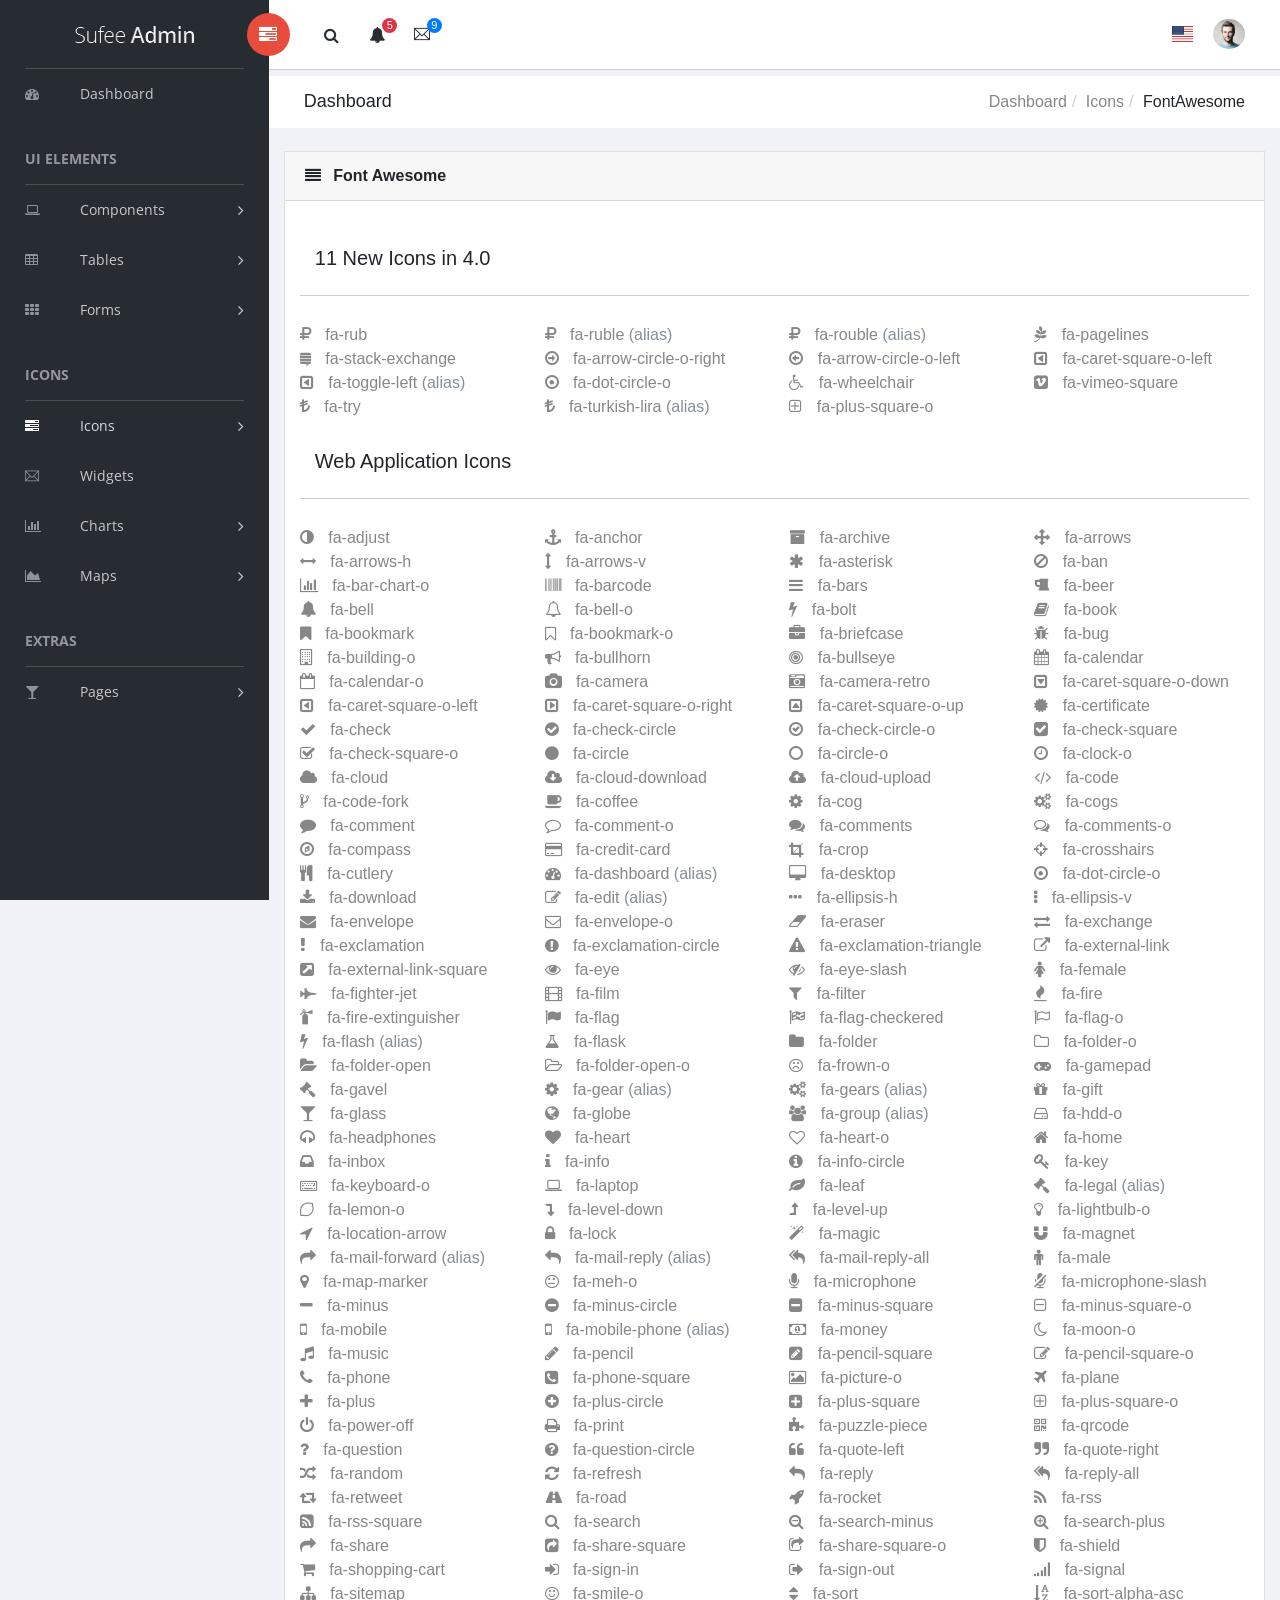
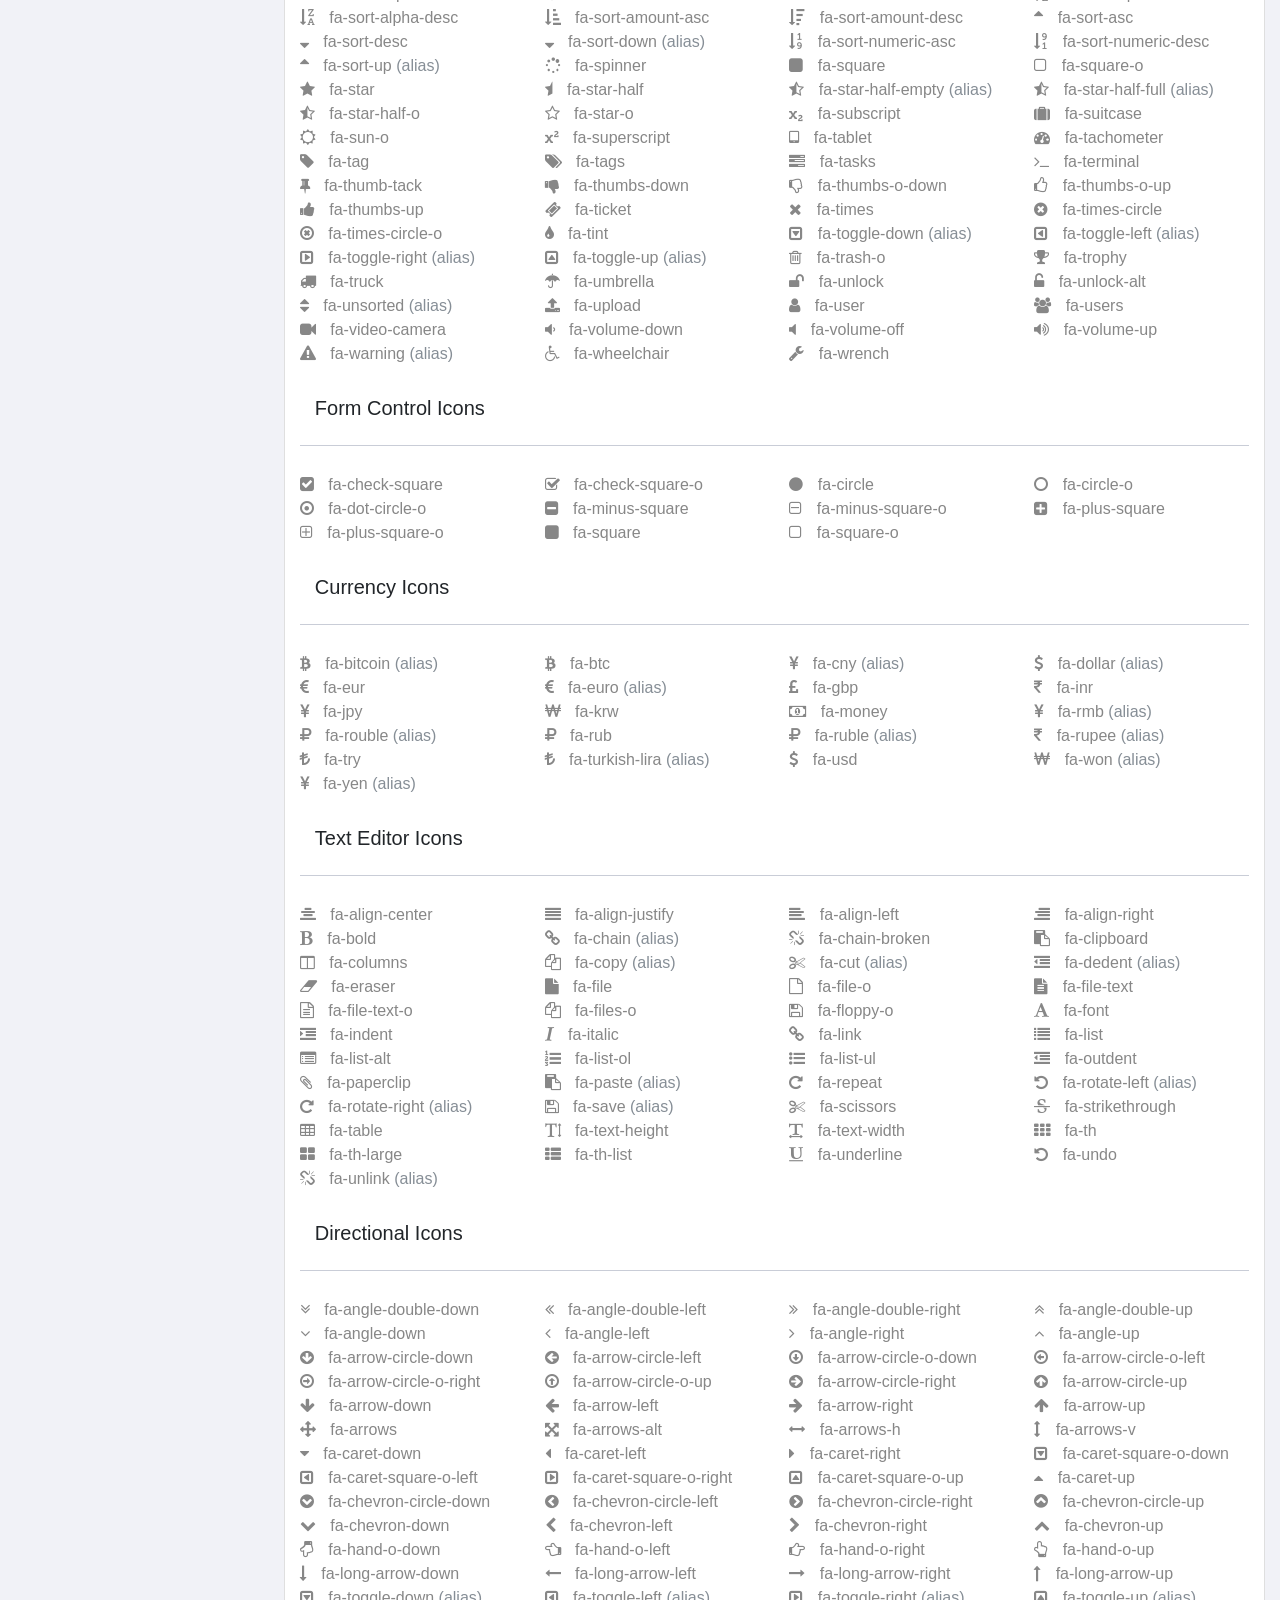
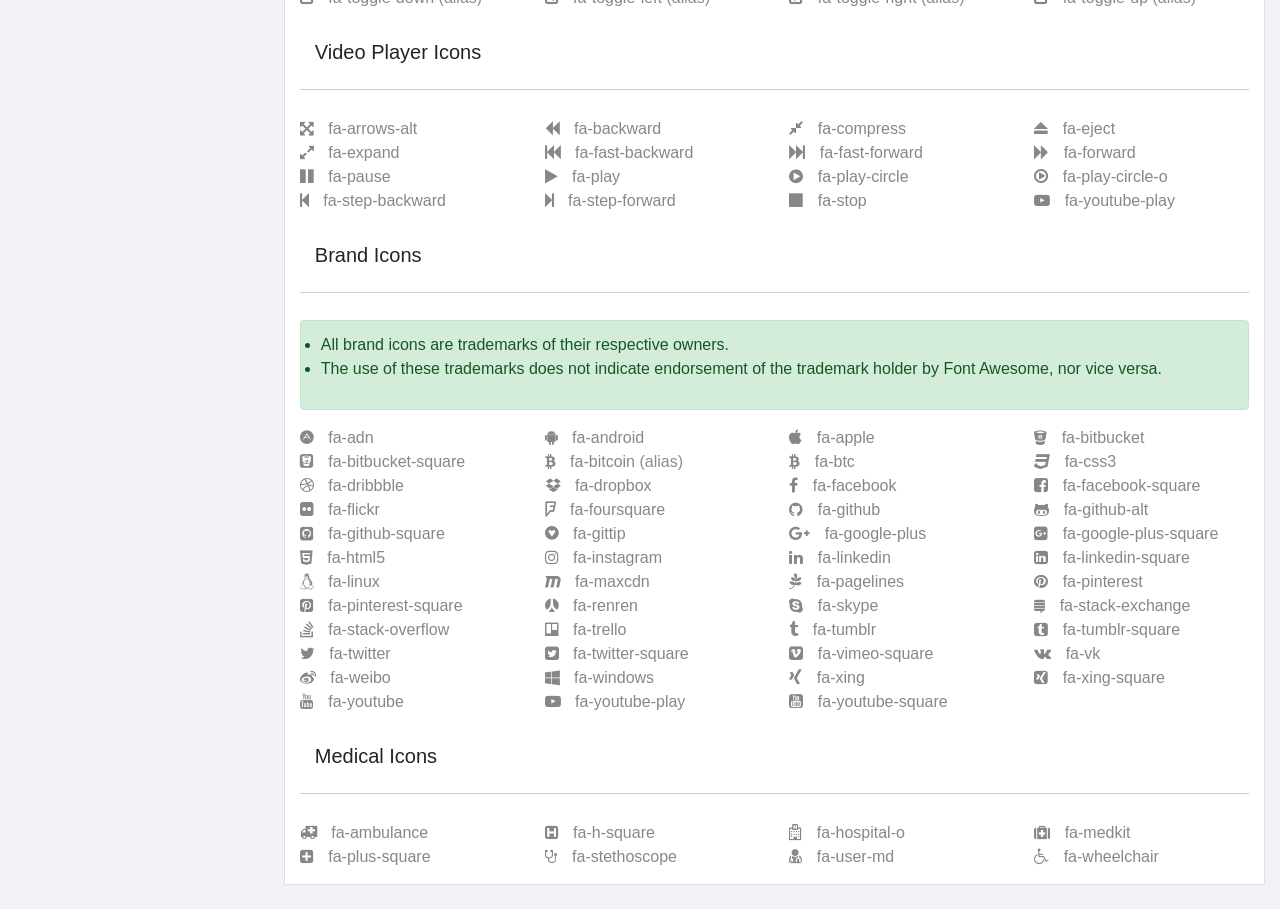
<file: public/html/font-fontawesome.html>
<!doctype html>
<!--[if lt IE 7]>      <html class="no-js lt-ie9 lt-ie8 lt-ie7" lang=""> <![endif]-->
<!--[if IE 7]>         <html class="no-js lt-ie9 lt-ie8" lang=""> <![endif]-->
<!--[if IE 8]>         <html class="no-js lt-ie9" lang=""> <![endif]-->
<!--[if gt IE 8]><!--> <html class="no-js" lang=""> <!--<![endif]-->
<head>
    <meta charset="utf-8">
    <meta http-equiv="X-UA-Compatible" content="IE=edge">
    <title>Sufee Admin - HTML5 Admin Template</title>
    <meta name="description" content="Sufee Admin - HTML5 Admin Template">
    <meta name="viewport" content="width=device-width, initial-scale=1">

    <link rel="apple-touch-icon" href="apple-icon.png">
    <link rel="shortcut icon" href="favicon.ico">

    <link rel="stylesheet" href="assets/css/normalize.css">
    <link rel="stylesheet" href="assets/css/bootstrap.min.css">
    <link rel="stylesheet" href="assets/css/font-awesome.min.css">
    <link rel="stylesheet" href="assets/css/themify-icons.css">
    <link rel="stylesheet" href="assets/css/flag-icon.min.css">
    <link rel="stylesheet" href="assets/css/cs-skin-elastic.css">
    <!-- <link rel="stylesheet" href="assets/css/bootstrap-select.less"> -->
    <link rel="stylesheet" href="assets/scss/style.css">

    <link href='https://fonts.googleapis.com/css?family=Open+Sans:400,600,700,800' rel='stylesheet' type='text/css'>

    <!-- <script type="text/javascript" src="https://cdn.jsdelivr.net/html5shiv/3.7.3/html5shiv.min.js"></script> -->

</head>
<body>
        <!-- Left Panel -->

    <aside id="left-panel" class="left-panel">
        <nav class="navbar navbar-expand-sm navbar-default">

            <div class="navbar-header">
                <button class="navbar-toggler" type="button" data-toggle="collapse" data-target="#main-menu" aria-controls="main-menu" aria-expanded="false" aria-label="Toggle navigation">
                    <i class="fa fa-bars"></i>
                </button>
                <a class="navbar-brand" href="./"><img src="images/logo.png" alt="Logo"></a>
                <a class="navbar-brand hidden" href="./"><img src="images/logo2.png" alt="Logo"></a>
            </div>

            <div id="main-menu" class="main-menu collapse navbar-collapse">
                <ul class="nav navbar-nav">
                    <li>
                        <a href="index.html"> <i class="menu-icon fa fa-dashboard"></i>Dashboard </a>
                    </li>
                    <h3 class="menu-title">UI elements</h3><!-- /.menu-title -->
                    <li class="menu-item-has-children dropdown">
                        <a href="#" class="dropdown-toggle" data-toggle="dropdown" aria-haspopup="true" aria-expanded="false"> <i class="menu-icon fa fa-laptop"></i>Components</a>
                        <ul class="sub-menu children dropdown-menu">
                            <li><i class="fa fa-puzzle-piece"></i><a href="ui-buttons.html">Buttons</a></li>
                            <li><i class="fa fa-id-badge"></i><a href="ui-badges.html">Badges</a></li>
                            <li><i class="fa fa-bars"></i><a href="ui-tabs.html">Tabs</a></li>
                            <li><i class="fa fa-share-square-o"></i><a href="ui-social-buttons.html">Social Buttons</a></li>
                            <li><i class="fa fa-id-card-o"></i><a href="ui-cards.html">Cards</a></li>
                            <li><i class="fa fa-exclamation-triangle"></i><a href="ui-alerts.html">Alerts</a></li>
                            <li><i class="fa fa-spinner"></i><a href="ui-progressbar.html">Progress Bars</a></li>
                            <li><i class="fa fa-fire"></i><a href="ui-modals.html">Modals</a></li>
                            <li><i class="fa fa-book"></i><a href="ui-switches.html">Switches</a></li>
                            <li><i class="fa fa-th"></i><a href="ui-grids.html">Grids</a></li>
                            <li><i class="fa fa-file-word-o"></i><a href="ui-typgraphy.html">Typography</a></li>
                        </ul>
                    </li>
                    <li class="menu-item-has-children dropdown">
                        <a href="#" class="dropdown-toggle" data-toggle="dropdown" aria-haspopup="true" aria-expanded="false"> <i class="menu-icon fa fa-table"></i>Tables</a>
                        <ul class="sub-menu children dropdown-menu">
                            <li><i class="fa fa-table"></i><a href="tables-basic.html">Basic Table</a></li>
                            <li><i class="fa fa-table"></i><a href="tables-data.html">Data Table</a></li>
                        </ul>
                    </li>
                    <li class="menu-item-has-children dropdown">
                        <a href="#" class="dropdown-toggle" data-toggle="dropdown" aria-haspopup="true" aria-expanded="false"> <i class="menu-icon fa fa-th"></i>Forms</a>
                        <ul class="sub-menu children dropdown-menu">
                            <li><i class="menu-icon fa fa-th"></i><a href="forms-basic.html">Basic Form</a></li>
                            <li><i class="menu-icon fa fa-th"></i><a href="forms-advanced.html">Advanced Form</a></li>
                        </ul>
                    </li>

                    <h3 class="menu-title">Icons</h3><!-- /.menu-title -->

                    <li class="menu-item-has-children active dropdown">
                        <a href="#" class="dropdown-toggle" data-toggle="dropdown" aria-haspopup="true" aria-expanded="false"> <i class="menu-icon fa fa-tasks"></i>Icons</a>
                        <ul class="sub-menu children dropdown-menu">
                            <li><i class="menu-icon fa fa-fort-awesome"></i><a href="font-fontawesome.html">Font Awesome</a></li>
                            <li><i class="menu-icon ti-themify-logo"></i><a href="font-themify.html">Themefy Icons</a></li>
                        </ul>
                    </li>
                    <li>
                        <a href="widgets.html"> <i class="menu-icon ti-email"></i>Widgets </a>
                    </li>
                    <li class="menu-item-has-children dropdown">
                        <a href="#" class="dropdown-toggle" data-toggle="dropdown" aria-haspopup="true" aria-expanded="false"> <i class="menu-icon fa fa-bar-chart"></i>Charts</a>
                        <ul class="sub-menu children dropdown-menu">
                            <li><i class="menu-icon fa fa-line-chart"></i><a href="charts-chartjs.html">Chart JS</a></li>
                            <li><i class="menu-icon fa fa-area-chart"></i><a href="charts-flot.html">Flot Chart</a></li>
                            <li><i class="menu-icon fa fa-pie-chart"></i><a href="charts-peity.html">Peity Chart</a></li>
                        </ul>
                    </li>

                    <li class="menu-item-has-children dropdown">
                        <a href="#" class="dropdown-toggle" data-toggle="dropdown" aria-haspopup="true" aria-expanded="false"> <i class="menu-icon fa fa-area-chart"></i>Maps</a>
                        <ul class="sub-menu children dropdown-menu">
                            <li><i class="menu-icon fa fa-map-o"></i><a href="maps-gmap.html">Google Maps</a></li>
                            <li><i class="menu-icon fa fa-street-view"></i><a href="maps-vector.html">Vector Maps</a></li>
                        </ul>
                    </li>
                    <h3 class="menu-title">Extras</h3><!-- /.menu-title -->
                    <li class="menu-item-has-children dropdown">
                        <a href="#" class="dropdown-toggle" data-toggle="dropdown" aria-haspopup="true" aria-expanded="false"> <i class="menu-icon fa fa-glass"></i>Pages</a>
                        <ul class="sub-menu children dropdown-menu">
                            <li><i class="menu-icon fa fa-sign-in"></i><a href="page-login.html">Login</a></li>
                            <li><i class="menu-icon fa fa-sign-in"></i><a href="page-register.html">Register</a></li>
                            <li><i class="menu-icon fa fa-paper-plane"></i><a href="pages-forget.html">Forget Pass</a></li>
                        </ul>
                    </li>
                </ul>
            </div><!-- /.navbar-collapse -->
        </nav>
    </aside><!-- /#left-panel -->

    <!-- Left Panel -->

    <!-- Right Panel -->

    <div id="right-panel" class="right-panel">

        <!-- Header-->
        <header id="header" class="header">

            <div class="header-menu">

                <div class="col-sm-7">
                    <a id="menuToggle" class="menutoggle pull-left"><i class="fa fa fa-tasks"></i></a>
                    <div class="header-left">
                        <button class="search-trigger"><i class="fa fa-search"></i></button>
                        <div class="form-inline">
                            <form class="search-form">
                                <input class="form-control mr-sm-2" type="text" placeholder="Search ..." aria-label="Search">
                                <button class="search-close" type="submit"><i class="fa fa-close"></i></button>
                            </form>
                        </div>

                        <div class="dropdown for-notification">
                          <button class="btn btn-secondary dropdown-toggle" type="button" id="notification" data-toggle="dropdown" aria-haspopup="true" aria-expanded="false">
                            <i class="fa fa-bell"></i>
                            <span class="count bg-danger">5</span>
                          </button>
                          <div class="dropdown-menu" aria-labelledby="notification">
                            <p class="red">You have 3 Notification</p>
                            <a class="dropdown-item media bg-flat-color-1" href="#">
                                <i class="fa fa-check"></i>
                                <p>Server #1 overloaded.</p>
                            </a>
                            <a class="dropdown-item media bg-flat-color-4" href="#">
                                <i class="fa fa-info"></i>
                                <p>Server #2 overloaded.</p>
                            </a>
                            <a class="dropdown-item media bg-flat-color-5" href="#">
                                <i class="fa fa-warning"></i>
                                <p>Server #3 overloaded.</p>
                            </a>
                          </div>
                        </div>

                        <div class="dropdown for-message">
                          <button class="btn btn-secondary dropdown-toggle" type="button"
                                id="message"
                                data-toggle="dropdown" aria-haspopup="true" aria-expanded="false">
                            <i class="ti-email"></i>
                            <span class="count bg-primary">9</span>
                          </button>
                          <div class="dropdown-menu" aria-labelledby="message">
                            <p class="red">You have 4 Mails</p>
                            <a class="dropdown-item media bg-flat-color-1" href="#">
                                <span class="photo media-left"><img alt="avatar" src="images/avatar/1.jpg"></span>
                                <span class="message media-body">
                                    <span class="name float-left">Jonathan Smith</span>
                                    <span class="time float-right">Just now</span>
                                        <p>Hello, this is an example msg</p>
                                </span>
                            </a>
                            <a class="dropdown-item media bg-flat-color-4" href="#">
                                <span class="photo media-left"><img alt="avatar" src="images/avatar/2.jpg"></span>
                                <span class="message media-body">
                                    <span class="name float-left">Jack Sanders</span>
                                    <span class="time float-right">5 minutes ago</span>
                                        <p>Lorem ipsum dolor sit amet, consectetur</p>
                                </span>
                            </a>
                            <a class="dropdown-item media bg-flat-color-5" href="#">
                                <span class="photo media-left"><img alt="avatar" src="images/avatar/3.jpg"></span>
                                <span class="message media-body">
                                    <span class="name float-left">Cheryl Wheeler</span>
                                    <span class="time float-right">10 minutes ago</span>
                                        <p>Hello, this is an example msg</p>
                                </span>
                            </a>
                            <a class="dropdown-item media bg-flat-color-3" href="#">
                                <span class="photo media-left"><img alt="avatar" src="images/avatar/4.jpg"></span>
                                <span class="message media-body">
                                    <span class="name float-left">Rachel Santos</span>
                                    <span class="time float-right">15 minutes ago</span>
                                        <p>Lorem ipsum dolor sit amet, consectetur</p>
                                </span>
                            </a>
                          </div>
                        </div>
                    </div>
                </div>

                <div class="col-sm-5">
                    <div class="user-area dropdown float-right">
                        <a href="#" class="dropdown-toggle" data-toggle="dropdown" aria-haspopup="true" aria-expanded="false">
                            <img class="user-avatar rounded-circle" src="images/admin.jpg" alt="User Avatar">
                        </a>

                        <div class="user-menu dropdown-menu">
                                <a class="nav-link" href="#"><i class="fa fa- user"></i>My Profile</a>

                                <a class="nav-link" href="#"><i class="fa fa- user"></i>Notifications <span class="count">13</span></a>

                                <a class="nav-link" href="#"><i class="fa fa -cog"></i>Settings</a>

                                <a class="nav-link" href="#"><i class="fa fa-power -off"></i>Logout</a>
                        </div>
                    </div>

                    <div class="language-select dropdown" id="language-select">
                        <a class="dropdown-toggle" href="#" data-toggle="dropdown"  id="language" aria-haspopup="true" aria-expanded="true">
                            <i class="flag-icon flag-icon-us"></i>
                        </a>
                        <div class="dropdown-menu" aria-labelledby="language" >
                            <div class="dropdown-item">
                                <span class="flag-icon flag-icon-fr"></span>
                            </div>
                            <div class="dropdown-item">
                                <i class="flag-icon flag-icon-es"></i>
                            </div>
                            <div class="dropdown-item">
                                <i class="flag-icon flag-icon-us"></i>
                            </div>
                            <div class="dropdown-item">
                                <i class="flag-icon flag-icon-it"></i>
                            </div>
                        </div>
                    </div>

                </div>
            </div>

        </header><!-- /header -->
        <!-- Header-->

        <div class="breadcrumbs">
            <div class="col-sm-4">
                <div class="page-header float-left">
                    <div class="page-title">
                        <h1>Dashboard</h1>
                    </div>
                </div>
            </div>
            <div class="col-sm-8">
                <div class="page-header float-right">
                    <div class="page-title">
                        <ol class="breadcrumb text-right">
                            <li><a href="#">Dashboard</a></li>
                            <li><a href="#">Icons</a></li>
                            <li class="active">FontAwesome</li>
                        </ol>
                    </div>
                </div>
            </div>
        </div>

        <div class="content mt-3">
            <div class="animated fadeIn">


                <div class="card">
                    <div class="card-header">
                        <i class="mr-2 fa fa-align-justify"></i>
                        <strong class="card-title">Font Awesome</strong>
                    </div>
                    <div class="card-body">

                        <div class="fontawesome-icon-list">

                            <div id="new">
                                <h2 class="page-header">11 New Icons in 4.0</h2>
                                <div class="row fontawesome-icon-list">

                                    <div class="fa-hover col-lg-3 col-md-6"><a href="#"><i class="fa fa-rub"></i> fa-rub</a></div>

                                    <div class="fa-hover col-lg-3 col-md-6"><a href="#"><i class="fa fa-ruble"></i> fa-ruble <span class="text-muted">(alias)</span></a></div>

                                    <div class="fa-hover col-lg-3 col-md-6"><a href="#"><i class="fa fa-rouble"></i> fa-rouble <span class="text-muted">(alias)</span></a></div>

                                    <div class="fa-hover col-lg-3 col-md-6"><a href="#"><i class="fa fa-pagelines"></i> fa-pagelines</a></div>

                                    <div class="fa-hover col-lg-3 col-md-6"><a href="#"><i class="fa fa-stack-exchange"></i> fa-stack-exchange</a></div>

                                    <div class="fa-hover col-lg-3 col-md-6"><a href="#"><i class="fa fa-arrow-circle-o-right"></i> fa-arrow-circle-o-right</a></div>

                                    <div class="fa-hover col-lg-3 col-md-6"><a href="#"><i class="fa fa-arrow-circle-o-left"></i> fa-arrow-circle-o-left</a></div>

                                    <div class="fa-hover col-lg-3 col-md-6"><a href="#"><i class="fa fa-caret-square-o-left"></i> fa-caret-square-o-left</a></div>

                                    <div class="fa-hover col-lg-3 col-md-6"><a href="#"><i class="fa fa-toggle-left"></i> fa-toggle-left <span class="text-muted">(alias)</span></a></div>

                                    <div class="fa-hover col-lg-3 col-md-6"><a href="#"><i class="fa fa-dot-circle-o"></i> fa-dot-circle-o</a></div>

                                    <div class="fa-hover col-lg-3 col-md-6"><a href="#"><i class="fa fa-wheelchair"></i> fa-wheelchair</a></div>

                                    <div class="fa-hover col-lg-3 col-md-6"><a href="#"><i class="fa fa-vimeo-square"></i> fa-vimeo-square</a></div>

                                    <div class="fa-hover col-lg-3 col-md-6"><a href="#"><i class="fa fa-try"></i> fa-try</a></div>

                                    <div class="fa-hover col-lg-3 col-md-6"><a href="#"><i class="fa fa-turkish-lira"></i> fa-turkish-lira <span class="text-muted">(alias)</span></a></div>

                                    <div class="fa-hover col-lg-3 col-md-6"><a href="#"><i class="fa fa-plus-square-o"></i> fa-plus-square-o</a></div>

                                </div>
                            </div>

                            <section id="web-application">
                                <h2 class="page-header">Web Application Icons</h2>

                                <div class="row fontawesome-icon-list">



                                    <div class="fa-hover col-lg-3 col-md-6"><a href="#"><i class="fa fa-adjust"></i> fa-adjust</a></div>

                                    <div class="fa-hover col-lg-3 col-md-6"><a href="#"><i class="fa fa-anchor"></i> fa-anchor</a></div>

                                    <div class="fa-hover col-lg-3 col-md-6"><a href="#"><i class="fa fa-archive"></i> fa-archive</a></div>

                                    <div class="fa-hover col-lg-3 col-md-6"><a href="#"><i class="fa fa-arrows"></i> fa-arrows</a></div>

                                    <div class="fa-hover col-lg-3 col-md-6"><a href="#"><i class="fa fa-arrows-h"></i> fa-arrows-h</a></div>

                                    <div class="fa-hover col-lg-3 col-md-6"><a href="#"><i class="fa fa-arrows-v"></i> fa-arrows-v</a></div>

                                    <div class="fa-hover col-lg-3 col-md-6"><a href="#"><i class="fa fa-asterisk"></i> fa-asterisk</a></div>

                                    <div class="fa-hover col-lg-3 col-md-6"><a href="#"><i class="fa fa-ban"></i> fa-ban</a></div>

                                    <div class="fa-hover col-lg-3 col-md-6"><a href="#"><i class="fa fa-bar-chart-o"></i> fa-bar-chart-o</a></div>

                                    <div class="fa-hover col-lg-3 col-md-6"><a href="#"><i class="fa fa-barcode"></i> fa-barcode</a></div>

                                    <div class="fa-hover col-lg-3 col-md-6"><a href="#"><i class="fa fa-bars"></i> fa-bars</a></div>

                                    <div class="fa-hover col-lg-3 col-md-6"><a href="#"><i class="fa fa-beer"></i> fa-beer</a></div>

                                    <div class="fa-hover col-lg-3 col-md-6"><a href="#"><i class="fa fa-bell"></i> fa-bell</a></div>

                                    <div class="fa-hover col-lg-3 col-md-6"><a href="#"><i class="fa fa-bell-o"></i> fa-bell-o</a></div>

                                    <div class="fa-hover col-lg-3 col-md-6"><a href="#"><i class="fa fa-bolt"></i> fa-bolt</a></div>

                                    <div class="fa-hover col-lg-3 col-md-6"><a href="#"><i class="fa fa-book"></i> fa-book</a></div>

                                    <div class="fa-hover col-lg-3 col-md-6"><a href="#"><i class="fa fa-bookmark"></i> fa-bookmark</a></div>

                                    <div class="fa-hover col-lg-3 col-md-6"><a href="#"><i class="fa fa-bookmark-o"></i> fa-bookmark-o</a></div>

                                    <div class="fa-hover col-lg-3 col-md-6"><a href="#"><i class="fa fa-briefcase"></i> fa-briefcase</a></div>

                                    <div class="fa-hover col-lg-3 col-md-6"><a href="#"><i class="fa fa-bug"></i> fa-bug</a></div>

                                    <div class="fa-hover col-lg-3 col-md-6"><a href="#"><i class="fa fa-building-o"></i> fa-building-o</a></div>

                                    <div class="fa-hover col-lg-3 col-md-6"><a href="#"><i class="fa fa-bullhorn"></i> fa-bullhorn</a></div>

                                    <div class="fa-hover col-lg-3 col-md-6"><a href="#"><i class="fa fa-bullseye"></i> fa-bullseye</a></div>

                                    <div class="fa-hover col-lg-3 col-md-6"><a href="#"><i class="fa fa-calendar"></i> fa-calendar</a></div>

                                    <div class="fa-hover col-lg-3 col-md-6"><a href="#"><i class="fa fa-calendar-o"></i> fa-calendar-o</a></div>

                                    <div class="fa-hover col-lg-3 col-md-6"><a href="#"><i class="fa fa-camera"></i> fa-camera</a></div>

                                    <div class="fa-hover col-lg-3 col-md-6"><a href="#"><i class="fa fa-camera-retro"></i> fa-camera-retro</a></div>

                                    <div class="fa-hover col-lg-3 col-md-6"><a href="#"><i class="fa fa-caret-square-o-down"></i> fa-caret-square-o-down</a></div>

                                    <div class="fa-hover col-lg-3 col-md-6"><a href="#"><i class="fa fa-caret-square-o-left"></i> fa-caret-square-o-left</a></div>

                                    <div class="fa-hover col-lg-3 col-md-6"><a href="#"><i class="fa fa-caret-square-o-right"></i> fa-caret-square-o-right</a></div>

                                    <div class="fa-hover col-lg-3 col-md-6"><a href="#"><i class="fa fa-caret-square-o-up"></i> fa-caret-square-o-up</a></div>

                                    <div class="fa-hover col-lg-3 col-md-6"><a href="#"><i class="fa fa-certificate"></i> fa-certificate</a></div>

                                    <div class="fa-hover col-lg-3 col-md-6"><a href="#"><i class="fa fa-check"></i> fa-check</a></div>

                                    <div class="fa-hover col-lg-3 col-md-6"><a href="#"><i class="fa fa-check-circle"></i> fa-check-circle</a></div>

                                    <div class="fa-hover col-lg-3 col-md-6"><a href="#"><i class="fa fa-check-circle-o"></i> fa-check-circle-o</a></div>

                                    <div class="fa-hover col-lg-3 col-md-6"><a href="#"><i class="fa fa-check-square"></i> fa-check-square</a></div>

                                    <div class="fa-hover col-lg-3 col-md-6"><a href="#"><i class="fa fa-check-square-o"></i> fa-check-square-o</a></div>

                                    <div class="fa-hover col-lg-3 col-md-6"><a href="#"><i class="fa fa-circle"></i> fa-circle</a></div>

                                    <div class="fa-hover col-lg-3 col-md-6"><a href="#"><i class="fa fa-circle-o"></i> fa-circle-o</a></div>

                                    <div class="fa-hover col-lg-3 col-md-6"><a href="#"><i class="fa fa-clock-o"></i> fa-clock-o</a></div>

                                    <div class="fa-hover col-lg-3 col-md-6"><a href="#"><i class="fa fa-cloud"></i> fa-cloud</a></div>

                                    <div class="fa-hover col-lg-3 col-md-6"><a href="#"><i class="fa fa-cloud-download"></i> fa-cloud-download</a></div>

                                    <div class="fa-hover col-lg-3 col-md-6"><a href="#"><i class="fa fa-cloud-upload"></i> fa-cloud-upload</a></div>

                                    <div class="fa-hover col-lg-3 col-md-6"><a href="#"><i class="fa fa-code"></i> fa-code</a></div>

                                    <div class="fa-hover col-lg-3 col-md-6"><a href="#"><i class="fa fa-code-fork"></i> fa-code-fork</a></div>

                                    <div class="fa-hover col-lg-3 col-md-6"><a href="#"><i class="fa fa-coffee"></i> fa-coffee</a></div>

                                    <div class="fa-hover col-lg-3 col-md-6"><a href="#"><i class="fa fa-cog"></i> fa-cog</a></div>

                                    <div class="fa-hover col-lg-3 col-md-6"><a href="#"><i class="fa fa-cogs"></i> fa-cogs</a></div>

                                    <div class="fa-hover col-lg-3 col-md-6"><a href="#"><i class="fa fa-comment"></i> fa-comment</a></div>

                                    <div class="fa-hover col-lg-3 col-md-6"><a href="#"><i class="fa fa-comment-o"></i> fa-comment-o</a></div>

                                    <div class="fa-hover col-lg-3 col-md-6"><a href="#"><i class="fa fa-comments"></i> fa-comments</a></div>

                                    <div class="fa-hover col-lg-3 col-md-6"><a href="#"><i class="fa fa-comments-o"></i> fa-comments-o</a></div>

                                    <div class="fa-hover col-lg-3 col-md-6"><a href="#"><i class="fa fa-compass"></i> fa-compass</a></div>

                                    <div class="fa-hover col-lg-3 col-md-6"><a href="#"><i class="fa fa-credit-card"></i> fa-credit-card</a></div>

                                    <div class="fa-hover col-lg-3 col-md-6"><a href="#"><i class="fa fa-crop"></i> fa-crop</a></div>

                                    <div class="fa-hover col-lg-3 col-md-6"><a href="#"><i class="fa fa-crosshairs"></i> fa-crosshairs</a></div>

                                    <div class="fa-hover col-lg-3 col-md-6"><a href="#"><i class="fa fa-cutlery"></i> fa-cutlery</a></div>

                                    <div class="fa-hover col-lg-3 col-md-6"><a href="#"><i class="fa fa-dashboard"></i> fa-dashboard <span class="text-muted">(alias)</span></a></div>

                                    <div class="fa-hover col-lg-3 col-md-6"><a href="#"><i class="fa fa-desktop"></i> fa-desktop</a></div>

                                    <div class="fa-hover col-lg-3 col-md-6"><a href="#"><i class="fa fa-dot-circle-o"></i> fa-dot-circle-o</a></div>

                                    <div class="fa-hover col-lg-3 col-md-6"><a href="#"><i class="fa fa-download"></i> fa-download</a></div>

                                    <div class="fa-hover col-lg-3 col-md-6"><a href="#"><i class="fa fa-edit"></i> fa-edit <span class="text-muted">(alias)</span></a></div>

                                    <div class="fa-hover col-lg-3 col-md-6"><a href="#"><i class="fa fa-ellipsis-h"></i> fa-ellipsis-h</a></div>

                                    <div class="fa-hover col-lg-3 col-md-6"><a href="#"><i class="fa fa-ellipsis-v"></i> fa-ellipsis-v</a></div>

                                    <div class="fa-hover col-lg-3 col-md-6"><a href="#"><i class="fa fa-envelope"></i> fa-envelope</a></div>

                                    <div class="fa-hover col-lg-3 col-md-6"><a href="#"><i class="fa fa-envelope-o"></i> fa-envelope-o</a></div>

                                    <div class="fa-hover col-lg-3 col-md-6"><a href="#"><i class="fa fa-eraser"></i> fa-eraser</a></div>

                                    <div class="fa-hover col-lg-3 col-md-6"><a href="#"><i class="fa fa-exchange"></i> fa-exchange</a></div>

                                    <div class="fa-hover col-lg-3 col-md-6"><a href="#"><i class="fa fa-exclamation"></i> fa-exclamation</a></div>

                                    <div class="fa-hover col-lg-3 col-md-6"><a href="#"><i class="fa fa-exclamation-circle"></i> fa-exclamation-circle</a></div>

                                    <div class="fa-hover col-lg-3 col-md-6"><a href="#"><i class="fa fa-exclamation-triangle"></i> fa-exclamation-triangle</a></div>

                                    <div class="fa-hover col-lg-3 col-md-6"><a href="#"><i class="fa fa-external-link"></i> fa-external-link</a></div>

                                    <div class="fa-hover col-lg-3 col-md-6"><a href="#"><i class="fa fa-external-link-square"></i> fa-external-link-square</a></div>

                                    <div class="fa-hover col-lg-3 col-md-6"><a href="#"><i class="fa fa-eye"></i> fa-eye</a></div>

                                    <div class="fa-hover col-lg-3 col-md-6"><a href="#"><i class="fa fa-eye-slash"></i> fa-eye-slash</a></div>

                                    <div class="fa-hover col-lg-3 col-md-6"><a href="#"><i class="fa fa-female"></i> fa-female</a></div>

                                    <div class="fa-hover col-lg-3 col-md-6"><a href="#"><i class="fa fa-fighter-jet"></i> fa-fighter-jet</a></div>

                                    <div class="fa-hover col-lg-3 col-md-6"><a href="#"><i class="fa fa-film"></i> fa-film</a></div>

                                    <div class="fa-hover col-lg-3 col-md-6"><a href="#"><i class="fa fa-filter"></i> fa-filter</a></div>

                                    <div class="fa-hover col-lg-3 col-md-6"><a href="#"><i class="fa fa-fire"></i> fa-fire</a></div>

                                    <div class="fa-hover col-lg-3 col-md-6"><a href="#"><i class="fa fa-fire-extinguisher"></i> fa-fire-extinguisher</a></div>

                                    <div class="fa-hover col-lg-3 col-md-6"><a href="#"><i class="fa fa-flag"></i> fa-flag</a></div>

                                    <div class="fa-hover col-lg-3 col-md-6"><a href="#"><i class="fa fa-flag-checkered"></i> fa-flag-checkered</a></div>

                                    <div class="fa-hover col-lg-3 col-md-6"><a href="#"><i class="fa fa-flag-o"></i> fa-flag-o</a></div>

                                    <div class="fa-hover col-lg-3 col-md-6"><a href="#"><i class="fa fa-flash"></i> fa-flash <span class="text-muted">(alias)</span></a></div>

                                    <div class="fa-hover col-lg-3 col-md-6"><a href="#"><i class="fa fa-flask"></i> fa-flask</a></div>

                                    <div class="fa-hover col-lg-3 col-md-6"><a href="#"><i class="fa fa-folder"></i> fa-folder</a></div>

                                    <div class="fa-hover col-lg-3 col-md-6"><a href="#"><i class="fa fa-folder-o"></i> fa-folder-o</a></div>

                                    <div class="fa-hover col-lg-3 col-md-6"><a href="#"><i class="fa fa-folder-open"></i> fa-folder-open</a></div>

                                    <div class="fa-hover col-lg-3 col-md-6"><a href="#"><i class="fa fa-folder-open-o"></i> fa-folder-open-o</a></div>

                                    <div class="fa-hover col-lg-3 col-md-6"><a href="#"><i class="fa fa-frown-o"></i> fa-frown-o</a></div>

                                    <div class="fa-hover col-lg-3 col-md-6"><a href="#"><i class="fa fa-gamepad"></i> fa-gamepad</a></div>

                                    <div class="fa-hover col-lg-3 col-md-6"><a href="#"><i class="fa fa-gavel"></i> fa-gavel</a></div>

                                    <div class="fa-hover col-lg-3 col-md-6"><a href="#"><i class="fa fa-gear"></i> fa-gear <span class="text-muted">(alias)</span></a></div>

                                    <div class="fa-hover col-lg-3 col-md-6"><a href="#"><i class="fa fa-gears"></i> fa-gears <span class="text-muted">(alias)</span></a></div>

                                    <div class="fa-hover col-lg-3 col-md-6"><a href="#"><i class="fa fa-gift"></i> fa-gift</a></div>

                                    <div class="fa-hover col-lg-3 col-md-6"><a href="#"><i class="fa fa-glass"></i> fa-glass</a></div>

                                    <div class="fa-hover col-lg-3 col-md-6"><a href="#"><i class="fa fa-globe"></i> fa-globe</a></div>

                                    <div class="fa-hover col-lg-3 col-md-6"><a href="#"><i class="fa fa-group"></i> fa-group <span class="text-muted">(alias)</span></a></div>

                                    <div class="fa-hover col-lg-3 col-md-6"><a href="#"><i class="fa fa-hdd-o"></i> fa-hdd-o</a></div>

                                    <div class="fa-hover col-lg-3 col-md-6"><a href="#"><i class="fa fa-headphones"></i> fa-headphones</a></div>

                                    <div class="fa-hover col-lg-3 col-md-6"><a href="#"><i class="fa fa-heart"></i> fa-heart</a></div>

                                    <div class="fa-hover col-lg-3 col-md-6"><a href="#"><i class="fa fa-heart-o"></i> fa-heart-o</a></div>

                                    <div class="fa-hover col-lg-3 col-md-6"><a href="#"><i class="fa fa-home"></i> fa-home</a></div>

                                    <div class="fa-hover col-lg-3 col-md-6"><a href="#"><i class="fa fa-inbox"></i> fa-inbox</a></div>

                                    <div class="fa-hover col-lg-3 col-md-6"><a href="#"><i class="fa fa-info"></i> fa-info</a></div>

                                    <div class="fa-hover col-lg-3 col-md-6"><a href="#info-circle"><i class="fa fa-info-circle"></i> fa-info-circle</a></div>

                                    <div class="fa-hover col-lg-3 col-md-6"><a href="#key"><i class="fa fa-key"></i> fa-key</a></div>

                                    <div class="fa-hover col-lg-3 col-md-6"><a href="#keyboard-o"><i class="fa fa-keyboard-o"></i> fa-keyboard-o</a></div>

                                    <div class="fa-hover col-lg-3 col-md-6"><a href="#laptop"><i class="fa fa-laptop"></i> fa-laptop</a></div>

                                    <div class="fa-hover col-lg-3 col-md-6"><a href="#leaf"><i class="fa fa-leaf"></i> fa-leaf</a></div>

                                    <div class="fa-hover col-lg-3 col-md-6"><a href="#gavel"><i class="fa fa-legal"></i> fa-legal <span class="text-muted">(alias)</span></a></div>

                                    <div class="fa-hover col-lg-3 col-md-6"><a href="#lemon-o"><i class="fa fa-lemon-o"></i> fa-lemon-o</a></div>

                                    <div class="fa-hover col-lg-3 col-md-6"><a href="#level-down"><i class="fa fa-level-down"></i> fa-level-down</a></div>

                                    <div class="fa-hover col-lg-3 col-md-6"><a href="#level-up"><i class="fa fa-level-up"></i> fa-level-up</a></div>

                                    <div class="fa-hover col-lg-3 col-md-6"><a href="#lightbulb-o"><i class="fa fa-lightbulb-o"></i> fa-lightbulb-o</a></div>

                                    <div class="fa-hover col-lg-3 col-md-6"><a href="#location-arrow"><i class="fa fa-location-arrow"></i> fa-location-arrow</a></div>

                                    <div class="fa-hover col-lg-3 col-md-6"><a href="#lock"><i class="fa fa-lock"></i> fa-lock</a></div>

                                    <div class="fa-hover col-lg-3 col-md-6"><a href="#magic"><i class="fa fa-magic"></i> fa-magic</a></div>

                                    <div class="fa-hover col-lg-3 col-md-6"><a href="#magnet"><i class="fa fa-magnet"></i> fa-magnet</a></div>

                                    <div class="fa-hover col-lg-3 col-md-6"><a href="#share"><i class="fa fa-mail-forward"></i> fa-mail-forward <span class="text-muted">(alias)</span></a></div>

                                    <div class="fa-hover col-lg-3 col-md-6"><a href="#reply"><i class="fa fa-mail-reply"></i> fa-mail-reply <span class="text-muted">(alias)</span></a></div>

                                    <div class="fa-hover col-lg-3 col-md-6"><a href="#mail-reply-all"><i class="fa fa-mail-reply-all"></i> fa-mail-reply-all</a></div>

                                    <div class="fa-hover col-lg-3 col-md-6"><a href="#male"><i class="fa fa-male"></i> fa-male</a></div>

                                    <div class="fa-hover col-lg-3 col-md-6"><a href="#map-marker"><i class="fa fa-map-marker"></i> fa-map-marker</a></div>

                                    <div class="fa-hover col-lg-3 col-md-6"><a href="#meh-o"><i class="fa fa-meh-o"></i> fa-meh-o</a></div>

                                    <div class="fa-hover col-lg-3 col-md-6"><a href="#microphone"><i class="fa fa-microphone"></i> fa-microphone</a></div>

                                    <div class="fa-hover col-lg-3 col-md-6"><a href="#microphone-slash"><i class="fa fa-microphone-slash"></i> fa-microphone-slash</a></div>

                                    <div class="fa-hover col-lg-3 col-md-6"><a href="#minus"><i class="fa fa-minus"></i> fa-minus</a></div>

                                    <div class="fa-hover col-lg-3 col-md-6"><a href="#minus-circle"><i class="fa fa-minus-circle"></i> fa-minus-circle</a></div>

                                    <div class="fa-hover col-lg-3 col-md-6"><a href="#minus-square"><i class="fa fa-minus-square"></i> fa-minus-square</a></div>

                                    <div class="fa-hover col-lg-3 col-md-6"><a href="#minus-square-o"><i class="fa fa-minus-square-o"></i> fa-minus-square-o</a></div>

                                    <div class="fa-hover col-lg-3 col-md-6"><a href="#mobile"><i class="fa fa-mobile"></i> fa-mobile</a></div>

                                    <div class="fa-hover col-lg-3 col-md-6"><a href="#mobile"><i class="fa fa-mobile-phone"></i> fa-mobile-phone <span class="text-muted">(alias)</span></a></div>

                                    <div class="fa-hover col-lg-3 col-md-6"><a href="#money"><i class="fa fa-money"></i> fa-money</a></div>

                                    <div class="fa-hover col-lg-3 col-md-6"><a href="#moon-o"><i class="fa fa-moon-o"></i> fa-moon-o</a></div>

                                    <div class="fa-hover col-lg-3 col-md-6"><a href="#music"><i class="fa fa-music"></i> fa-music</a></div>

                                    <div class="fa-hover col-lg-3 col-md-6"><a href="#pencil"><i class="fa fa-pencil"></i> fa-pencil</a></div>

                                    <div class="fa-hover col-lg-3 col-md-6"><a href="#pencil-square"><i class="fa fa-pencil-square"></i> fa-pencil-square</a></div>

                                    <div class="fa-hover col-lg-3 col-md-6"><a href="#pencil-square-o"><i class="fa fa-pencil-square-o"></i> fa-pencil-square-o</a></div>

                                    <div class="fa-hover col-lg-3 col-md-6"><a href="#phone"><i class="fa fa-phone"></i> fa-phone</a></div>

                                    <div class="fa-hover col-lg-3 col-md-6"><a href="#phone-square"><i class="fa fa-phone-square"></i> fa-phone-square</a></div>

                                    <div class="fa-hover col-lg-3 col-md-6"><a href="#picture-o"><i class="fa fa-picture-o"></i> fa-picture-o</a></div>

                                    <div class="fa-hover col-lg-3 col-md-6"><a href="#plane"><i class="fa fa-plane"></i> fa-plane</a></div>

                                    <div class="fa-hover col-lg-3 col-md-6"><a href="#plus"><i class="fa fa-plus"></i> fa-plus</a></div>

                                    <div class="fa-hover col-lg-3 col-md-6"><a href="#plus-circle"><i class="fa fa-plus-circle"></i> fa-plus-circle</a></div>

                                    <div class="fa-hover col-lg-3 col-md-6"><a href="#plus-square"><i class="fa fa-plus-square"></i> fa-plus-square</a></div>

                                    <div class="fa-hover col-lg-3 col-md-6"><a href="#plus-square-o"><i class="fa fa-plus-square-o"></i> fa-plus-square-o</a></div>

                                    <div class="fa-hover col-lg-3 col-md-6"><a href="#power-off"><i class="fa fa-power-off"></i> fa-power-off</a></div>

                                    <div class="fa-hover col-lg-3 col-md-6"><a href="#print"><i class="fa fa-print"></i> fa-print</a></div>

                                    <div class="fa-hover col-lg-3 col-md-6"><a href="#puzzle-piece"><i class="fa fa-puzzle-piece"></i> fa-puzzle-piece</a></div>

                                    <div class="fa-hover col-lg-3 col-md-6"><a href="#qrcode"><i class="fa fa-qrcode"></i> fa-qrcode</a></div>

                                    <div class="fa-hover col-lg-3 col-md-6"><a href="#question"><i class="fa fa-question"></i> fa-question</a></div>

                                    <div class="fa-hover col-lg-3 col-md-6"><a href="#question-circle"><i class="fa fa-question-circle"></i> fa-question-circle</a></div>

                                    <div class="fa-hover col-lg-3 col-md-6"><a href="#quote-left"><i class="fa fa-quote-left"></i> fa-quote-left</a></div>

                                    <div class="fa-hover col-lg-3 col-md-6"><a href="#quote-right"><i class="fa fa-quote-right"></i> fa-quote-right</a></div>

                                    <div class="fa-hover col-lg-3 col-md-6"><a href="#random"><i class="fa fa-random"></i> fa-random</a></div>

                                    <div class="fa-hover col-lg-3 col-md-6"><a href="#refresh"><i class="fa fa-refresh"></i> fa-refresh</a></div>

                                    <div class="fa-hover col-lg-3 col-md-6"><a href="#reply"><i class="fa fa-reply"></i> fa-reply</a></div>

                                    <div class="fa-hover col-lg-3 col-md-6"><a href="#reply-all"><i class="fa fa-reply-all"></i> fa-reply-all</a></div>

                                    <div class="fa-hover col-lg-3 col-md-6"><a href="#retweet"><i class="fa fa-retweet"></i> fa-retweet</a></div>

                                    <div class="fa-hover col-lg-3 col-md-6"><a href="#road"><i class="fa fa-road"></i> fa-road</a></div>

                                    <div class="fa-hover col-lg-3 col-md-6"><a href="#rocket"><i class="fa fa-rocket"></i> fa-rocket</a></div>

                                    <div class="fa-hover col-lg-3 col-md-6"><a href="#rss"><i class="fa fa-rss"></i> fa-rss</a></div>

                                    <div class="fa-hover col-lg-3 col-md-6"><a href="#rss-square"><i class="fa fa-rss-square"></i> fa-rss-square</a></div>

                                    <div class="fa-hover col-lg-3 col-md-6"><a href="#search"><i class="fa fa-search"></i> fa-search</a></div>

                                    <div class="fa-hover col-lg-3 col-md-6"><a href="#search-minus"><i class="fa fa-search-minus"></i> fa-search-minus</a></div>

                                    <div class="fa-hover col-lg-3 col-md-6"><a href="#search-plus"><i class="fa fa-search-plus"></i> fa-search-plus</a></div>

                                    <div class="fa-hover col-lg-3 col-md-6"><a href="#share"><i class="fa fa-share"></i> fa-share</a></div>

                                    <div class="fa-hover col-lg-3 col-md-6"><a href="#share-square"><i class="fa fa-share-square"></i> fa-share-square</a></div>

                                    <div class="fa-hover col-lg-3 col-md-6"><a href="#share-square-o"><i class="fa fa-share-square-o"></i> fa-share-square-o</a></div>

                                    <div class="fa-hover col-lg-3 col-md-6"><a href="#shield"><i class="fa fa-shield"></i> fa-shield</a></div>

                                    <div class="fa-hover col-lg-3 col-md-6"><a href="#shopping-cart"><i class="fa fa-shopping-cart"></i> fa-shopping-cart</a></div>

                                    <div class="fa-hover col-lg-3 col-md-6"><a href="#sign-in"><i class="fa fa-sign-in"></i> fa-sign-in</a></div>

                                    <div class="fa-hover col-lg-3 col-md-6"><a href="#sign-out"><i class="fa fa-sign-out"></i> fa-sign-out</a></div>

                                    <div class="fa-hover col-lg-3 col-md-6"><a href="#signal"><i class="fa fa-signal"></i> fa-signal</a></div>

                                    <div class="fa-hover col-lg-3 col-md-6"><a href="#sitemap"><i class="fa fa-sitemap"></i> fa-sitemap</a></div>

                                    <div class="fa-hover col-lg-3 col-md-6"><a href="#smile-o"><i class="fa fa-smile-o"></i> fa-smile-o</a></div>

                                    <div class="fa-hover col-lg-3 col-md-6"><a href="#sort"><i class="fa fa-sort"></i> fa-sort</a></div>

                                    <div class="fa-hover col-lg-3 col-md-6"><a href="#sort-alpha-asc"><i class="fa fa-sort-alpha-asc"></i> fa-sort-alpha-asc</a></div>

                                    <div class="fa-hover col-lg-3 col-md-6"><a href="#sort-alpha-desc"><i class="fa fa-sort-alpha-desc"></i> fa-sort-alpha-desc</a></div>

                                    <div class="fa-hover col-lg-3 col-md-6"><a href="#sort-amount-asc"><i class="fa fa-sort-amount-asc"></i> fa-sort-amount-asc</a></div>

                                    <div class="fa-hover col-lg-3 col-md-6"><a href="#sort-amount-desc"><i class="fa fa-sort-amount-desc"></i> fa-sort-amount-desc</a></div>

                                    <div class="fa-hover col-lg-3 col-md-6"><a href="#sort-asc"><i class="fa fa-sort-asc"></i> fa-sort-asc</a></div>

                                    <div class="fa-hover col-lg-3 col-md-6"><a href="#sort-desc"><i class="fa fa-sort-desc"></i> fa-sort-desc</a></div>

                                    <div class="fa-hover col-lg-3 col-md-6"><a href="#sort-asc"><i class="fa fa-sort-down"></i> fa-sort-down <span class="text-muted">(alias)</span></a></div>

                                    <div class="fa-hover col-lg-3 col-md-6"><a href="#sort-numeric-asc"><i class="fa fa-sort-numeric-asc"></i> fa-sort-numeric-asc</a></div>

                                    <div class="fa-hover col-lg-3 col-md-6"><a href="#sort-numeric-desc"><i class="fa fa-sort-numeric-desc"></i> fa-sort-numeric-desc</a></div>

                                    <div class="fa-hover col-lg-3 col-md-6"><a href="#sort-desc"><i class="fa fa-sort-up"></i> fa-sort-up <span class="text-muted">(alias)</span></a></div>

                                    <div class="fa-hover col-lg-3 col-md-6"><a href="#spinner"><i class="fa fa-spinner"></i> fa-spinner</a></div>

                                    <div class="fa-hover col-lg-3 col-md-6"><a href="#square"><i class="fa fa-square"></i> fa-square</a></div>

                                    <div class="fa-hover col-lg-3 col-md-6"><a href="#square-o"><i class="fa fa-square-o"></i> fa-square-o</a></div>

                                    <div class="fa-hover col-lg-3 col-md-6"><a href="#star"><i class="fa fa-star"></i> fa-star</a></div>

                                    <div class="fa-hover col-lg-3 col-md-6"><a href="#star-half"><i class="fa fa-star-half"></i> fa-star-half</a></div>

                                    <div class="fa-hover col-lg-3 col-md-6"><a href="#star-half-o"><i class="fa fa-star-half-empty"></i> fa-star-half-empty <span class="text-muted">(alias)</span></a></div>

                                    <div class="fa-hover col-lg-3 col-md-6"><a href="#star-half-o"><i class="fa fa-star-half-full"></i> fa-star-half-full <span class="text-muted">(alias)</span></a></div>

                                    <div class="fa-hover col-lg-3 col-md-6"><a href="#star-half-o"><i class="fa fa-star-half-o"></i> fa-star-half-o</a></div>

                                    <div class="fa-hover col-lg-3 col-md-6"><a href="#star-o"><i class="fa fa-star-o"></i> fa-star-o</a></div>

                                    <div class="fa-hover col-lg-3 col-md-6"><a href="#subscript"><i class="fa fa-subscript"></i> fa-subscript</a></div>

                                    <div class="fa-hover col-lg-3 col-md-6"><a href="#suitcase"><i class="fa fa-suitcase"></i> fa-suitcase</a></div>

                                    <div class="fa-hover col-lg-3 col-md-6"><a href="#sun-o"><i class="fa fa-sun-o"></i> fa-sun-o</a></div>

                                    <div class="fa-hover col-lg-3 col-md-6"><a href="#superscript"><i class="fa fa-superscript"></i> fa-superscript</a></div>

                                    <div class="fa-hover col-lg-3 col-md-6"><a href="#tablet"><i class="fa fa-tablet"></i> fa-tablet</a></div>

                                    <div class="fa-hover col-lg-3 col-md-6"><a href="#tachometer"><i class="fa fa-tachometer"></i> fa-tachometer</a></div>

                                    <div class="fa-hover col-lg-3 col-md-6"><a href="#tag"><i class="fa fa-tag"></i> fa-tag</a></div>

                                    <div class="fa-hover col-lg-3 col-md-6"><a href="#tags"><i class="fa fa-tags"></i> fa-tags</a></div>

                                    <div class="fa-hover col-lg-3 col-md-6"><a href="#tasks"><i class="fa fa-tasks"></i> fa-tasks</a></div>

                                    <div class="fa-hover col-lg-3 col-md-6"><a href="#terminal"><i class="fa fa-terminal"></i> fa-terminal</a></div>

                                    <div class="fa-hover col-lg-3 col-md-6"><a href="#thumb-tack"><i class="fa fa-thumb-tack"></i> fa-thumb-tack</a></div>

                                    <div class="fa-hover col-lg-3 col-md-6"><a href="#thumbs-down"><i class="fa fa-thumbs-down"></i> fa-thumbs-down</a></div>

                                    <div class="fa-hover col-lg-3 col-md-6"><a href="#thumbs-o-down"><i class="fa fa-thumbs-o-down"></i> fa-thumbs-o-down</a></div>

                                    <div class="fa-hover col-lg-3 col-md-6"><a href="#thumbs-o-up"><i class="fa fa-thumbs-o-up"></i> fa-thumbs-o-up</a></div>

                                    <div class="fa-hover col-lg-3 col-md-6"><a href="#thumbs-up"><i class="fa fa-thumbs-up"></i> fa-thumbs-up</a></div>

                                    <div class="fa-hover col-lg-3 col-md-6"><a href="#ticket"><i class="fa fa-ticket"></i> fa-ticket</a></div>

                                    <div class="fa-hover col-lg-3 col-md-6"><a href="#times"><i class="fa fa-times"></i> fa-times</a></div>

                                    <div class="fa-hover col-lg-3 col-md-6"><a href="#times-circle"><i class="fa fa-times-circle"></i> fa-times-circle</a></div>

                                    <div class="fa-hover col-lg-3 col-md-6"><a href="#times-circle-o"><i class="fa fa-times-circle-o"></i> fa-times-circle-o</a></div>

                                    <div class="fa-hover col-lg-3 col-md-6"><a href="#tint"><i class="fa fa-tint"></i> fa-tint</a></div>

                                    <div class="fa-hover col-lg-3 col-md-6"><a href="#caret-square-o-down"><i class="fa fa-toggle-down"></i> fa-toggle-down <span class="text-muted">(alias)</span></a></div>

                                    <div class="fa-hover col-lg-3 col-md-6"><a href="#caret-square-o-left"><i class="fa fa-toggle-left"></i> fa-toggle-left <span class="text-muted">(alias)</span></a></div>

                                    <div class="fa-hover col-lg-3 col-md-6"><a href="#caret-square-o-right"><i class="fa fa-toggle-right"></i> fa-toggle-right <span class="text-muted">(alias)</span></a></div>

                                    <div class="fa-hover col-lg-3 col-md-6"><a href="#caret-square-o-up"><i class="fa fa-toggle-up"></i> fa-toggle-up <span class="text-muted">(alias)</span></a></div>

                                    <div class="fa-hover col-lg-3 col-md-6"><a href="#trash-o"><i class="fa fa-trash-o"></i> fa-trash-o</a></div>

                                    <div class="fa-hover col-lg-3 col-md-6"><a href="#trophy"><i class="fa fa-trophy"></i> fa-trophy</a></div>

                                    <div class="fa-hover col-lg-3 col-md-6"><a href="#truck"><i class="fa fa-truck"></i> fa-truck</a></div>

                                    <div class="fa-hover col-lg-3 col-md-6"><a href="#umbrella"><i class="fa fa-umbrella"></i> fa-umbrella</a></div>

                                    <div class="fa-hover col-lg-3 col-md-6"><a href="#unlock"><i class="fa fa-unlock"></i> fa-unlock</a></div>

                                    <div class="fa-hover col-lg-3 col-md-6"><a href="#unlock-alt"><i class="fa fa-unlock-alt"></i> fa-unlock-alt</a></div>

                                    <div class="fa-hover col-lg-3 col-md-6"><a href="#sort"><i class="fa fa-unsorted"></i> fa-unsorted <span class="text-muted">(alias)</span></a></div>

                                    <div class="fa-hover col-lg-3 col-md-6"><a href="#upload"><i class="fa fa-upload"></i> fa-upload</a></div>

                                    <div class="fa-hover col-lg-3 col-md-6"><a href="#user"><i class="fa fa-user"></i> fa-user</a></div>

                                    <div class="fa-hover col-lg-3 col-md-6"><a href="#users"><i class="fa fa-users"></i> fa-users</a></div>

                                    <div class="fa-hover col-lg-3 col-md-6"><a href="#video-camera"><i class="fa fa-video-camera"></i> fa-video-camera</a></div>

                                    <div class="fa-hover col-lg-3 col-md-6"><a href="#volume-down"><i class="fa fa-volume-down"></i> fa-volume-down</a></div>

                                    <div class="fa-hover col-lg-3 col-md-6"><a href="#volume-off"><i class="fa fa-volume-off"></i> fa-volume-off</a></div>

                                    <div class="fa-hover col-lg-3 col-md-6"><a href="#volume-up"><i class="fa fa-volume-up"></i> fa-volume-up</a></div>

                                    <div class="fa-hover col-lg-3 col-md-6"><a href="#exclamation-triangle"><i class="fa fa-warning"></i> fa-warning <span class="text-muted">(alias)</span></a></div>

                                    <div class="fa-hover col-lg-3 col-md-6"><a href="#wheelchair"><i class="fa fa-wheelchair"></i> fa-wheelchair</a></div>

                                    <div class="fa-hover col-lg-3 col-md-6"><a href="#wrench"><i class="fa fa-wrench"></i> fa-wrench</a></div>

                                </div>

                            </section>

                            <section id="form-control">
                                <h2 class="page-header">Form Control Icons</h2>

                                <div class="row fontawesome-icon-list">



                                    <div class="fa-hover col-lg-3 col-md-6"><a href="#check-square"><i class="fa fa-check-square"></i> fa-check-square</a></div>

                                    <div class="fa-hover col-lg-3 col-md-6"><a href="#check-square-o"><i class="fa fa-check-square-o"></i> fa-check-square-o</a></div>

                                    <div class="fa-hover col-lg-3 col-md-6"><a href="#circle"><i class="fa fa-circle"></i> fa-circle</a></div>

                                    <div class="fa-hover col-lg-3 col-md-6"><a href="#circle-o"><i class="fa fa-circle-o"></i> fa-circle-o</a></div>

                                    <div class="fa-hover col-lg-3 col-md-6"><a href="#dot-circle-o"><i class="fa fa-dot-circle-o"></i> fa-dot-circle-o</a></div>

                                    <div class="fa-hover col-lg-3 col-md-6"><a href="#minus-square"><i class="fa fa-minus-square"></i> fa-minus-square</a></div>

                                    <div class="fa-hover col-lg-3 col-md-6"><a href="#minus-square-o"><i class="fa fa-minus-square-o"></i> fa-minus-square-o</a></div>

                                    <div class="fa-hover col-lg-3 col-md-6"><a href="#plus-square"><i class="fa fa-plus-square"></i> fa-plus-square</a></div>

                                    <div class="fa-hover col-lg-3 col-md-6"><a href="#plus-square-o"><i class="fa fa-plus-square-o"></i> fa-plus-square-o</a></div>

                                    <div class="fa-hover col-lg-3 col-md-6"><a href="#square"><i class="fa fa-square"></i> fa-square</a></div>

                                    <div class="fa-hover col-lg-3 col-md-6"><a href="#square-o"><i class="fa fa-square-o"></i> fa-square-o</a></div>

                                </div>
                            </section>

                            <section id="currency">
                                <h2 class="page-header">Currency Icons</h2>

                                <div class="row fontawesome-icon-list">



                                    <div class="fa-hover col-lg-3 col-md-6"><a href="#btc"><i class="fa fa-bitcoin"></i> fa-bitcoin <span class="text-muted">(alias)</span></a></div>

                                    <div class="fa-hover col-lg-3 col-md-6"><a href="#btc"><i class="fa fa-btc"></i> fa-btc</a></div>

                                    <div class="fa-hover col-lg-3 col-md-6"><a href="#jpy"><i class="fa fa-cny"></i> fa-cny <span class="text-muted">(alias)</span></a></div>

                                    <div class="fa-hover col-lg-3 col-md-6"><a href="#usd"><i class="fa fa-dollar"></i> fa-dollar <span class="text-muted">(alias)</span></a></div>

                                    <div class="fa-hover col-lg-3 col-md-6"><a href="#eur"><i class="fa fa-eur"></i> fa-eur</a></div>

                                    <div class="fa-hover col-lg-3 col-md-6"><a href="#eur"><i class="fa fa-euro"></i> fa-euro <span class="text-muted">(alias)</span></a></div>

                                    <div class="fa-hover col-lg-3 col-md-6"><a href="#gbp"><i class="fa fa-gbp"></i> fa-gbp</a></div>

                                    <div class="fa-hover col-lg-3 col-md-6"><a href="#inr"><i class="fa fa-inr"></i> fa-inr</a></div>

                                    <div class="fa-hover col-lg-3 col-md-6"><a href="#jpy"><i class="fa fa-jpy"></i> fa-jpy</a></div>

                                    <div class="fa-hover col-lg-3 col-md-6"><a href="#krw"><i class="fa fa-krw"></i> fa-krw</a></div>

                                    <div class="fa-hover col-lg-3 col-md-6"><a href="#money"><i class="fa fa-money"></i> fa-money</a></div>

                                    <div class="fa-hover col-lg-3 col-md-6"><a href="#jpy"><i class="fa fa-rmb"></i> fa-rmb <span class="text-muted">(alias)</span></a></div>

                                    <div class="fa-hover col-lg-3 col-md-6"><a href="#rub"><i class="fa fa-rouble"></i> fa-rouble <span class="text-muted">(alias)</span></a></div>

                                    <div class="fa-hover col-lg-3 col-md-6"><a href="#rub"><i class="fa fa-rub"></i> fa-rub</a></div>

                                    <div class="fa-hover col-lg-3 col-md-6"><a href="#rub"><i class="fa fa-ruble"></i> fa-ruble <span class="text-muted">(alias)</span></a></div>

                                    <div class="fa-hover col-lg-3 col-md-6"><a href="#inr"><i class="fa fa-rupee"></i> fa-rupee <span class="text-muted">(alias)</span></a></div>

                                    <div class="fa-hover col-lg-3 col-md-6"><a href="#try"><i class="fa fa-try"></i> fa-try</a></div>

                                    <div class="fa-hover col-lg-3 col-md-6"><a href="#try"><i class="fa fa-turkish-lira"></i> fa-turkish-lira <span class="text-muted">(alias)</span></a></div>

                                    <div class="fa-hover col-lg-3 col-md-6"><a href="#usd"><i class="fa fa-usd"></i> fa-usd</a></div>

                                    <div class="fa-hover col-lg-3 col-md-6"><a href="#krw"><i class="fa fa-won"></i> fa-won <span class="text-muted">(alias)</span></a></div>

                                    <div class="fa-hover col-lg-3 col-md-6"><a href="#jpy"><i class="fa fa-yen"></i> fa-yen <span class="text-muted">(alias)</span></a></div>

                                </div>

                            </section>

                            <section id="text-editor">
                                <h2 class="page-header">Text Editor Icons</h2>

                                <div class="row fontawesome-icon-list">



                                    <div class="fa-hover col-lg-3 col-md-6"><a href="#align-center"><i class="fa fa-align-center"></i> fa-align-center</a></div>

                                    <div class="fa-hover col-lg-3 col-md-6"><a href="#align-justify"><i class="fa fa-align-justify"></i> fa-align-justify</a></div>

                                    <div class="fa-hover col-lg-3 col-md-6"><a href="#align-left"><i class="fa fa-align-left"></i> fa-align-left</a></div>

                                    <div class="fa-hover col-lg-3 col-md-6"><a href="#align-right"><i class="fa fa-align-right"></i> fa-align-right</a></div>

                                    <div class="fa-hover col-lg-3 col-md-6"><a href="#bold"><i class="fa fa-bold"></i> fa-bold</a></div>

                                    <div class="fa-hover col-lg-3 col-md-6"><a href="#link"><i class="fa fa-chain"></i> fa-chain <span class="text-muted">(alias)</span></a></div>

                                    <div class="fa-hover col-lg-3 col-md-6"><a href="#chain-broken"><i class="fa fa-chain-broken"></i> fa-chain-broken</a></div>

                                    <div class="fa-hover col-lg-3 col-md-6"><a href="#clipboard"><i class="fa fa-clipboard"></i> fa-clipboard</a></div>

                                    <div class="fa-hover col-lg-3 col-md-6"><a href="#columns"><i class="fa fa-columns"></i> fa-columns</a></div>

                                    <div class="fa-hover col-lg-3 col-md-6"><a href="#files-o"><i class="fa fa-copy"></i> fa-copy <span class="text-muted">(alias)</span></a></div>

                                    <div class="fa-hover col-lg-3 col-md-6"><a href="#scissors"><i class="fa fa-cut"></i> fa-cut <span class="text-muted">(alias)</span></a></div>

                                    <div class="fa-hover col-lg-3 col-md-6"><a href="#outdent"><i class="fa fa-dedent"></i> fa-dedent <span class="text-muted">(alias)</span></a></div>

                                    <div class="fa-hover col-lg-3 col-md-6"><a href="#eraser"><i class="fa fa-eraser"></i> fa-eraser</a></div>

                                    <div class="fa-hover col-lg-3 col-md-6"><a href="#file"><i class="fa fa-file"></i> fa-file</a></div>

                                    <div class="fa-hover col-lg-3 col-md-6"><a href="#file-o"><i class="fa fa-file-o"></i> fa-file-o</a></div>

                                    <div class="fa-hover col-lg-3 col-md-6"><a href="#file-text"><i class="fa fa-file-text"></i> fa-file-text</a></div>

                                    <div class="fa-hover col-lg-3 col-md-6"><a href="#file-text-o"><i class="fa fa-file-text-o"></i> fa-file-text-o</a></div>

                                    <div class="fa-hover col-lg-3 col-md-6"><a href="#files-o"><i class="fa fa-files-o"></i> fa-files-o</a></div>

                                    <div class="fa-hover col-lg-3 col-md-6"><a href="#floppy-o"><i class="fa fa-floppy-o"></i> fa-floppy-o</a></div>

                                    <div class="fa-hover col-lg-3 col-md-6"><a href="#font"><i class="fa fa-font"></i> fa-font</a></div>

                                    <div class="fa-hover col-lg-3 col-md-6"><a href="#indent"><i class="fa fa-indent"></i> fa-indent</a></div>

                                    <div class="fa-hover col-lg-3 col-md-6"><a href="#italic"><i class="fa fa-italic"></i> fa-italic</a></div>

                                    <div class="fa-hover col-lg-3 col-md-6"><a href="#link"><i class="fa fa-link"></i> fa-link</a></div>

                                    <div class="fa-hover col-lg-3 col-md-6"><a href="#list"><i class="fa fa-list"></i> fa-list</a></div>

                                    <div class="fa-hover col-lg-3 col-md-6"><a href="#list-alt"><i class="fa fa-list-alt"></i> fa-list-alt</a></div>

                                    <div class="fa-hover col-lg-3 col-md-6"><a href="#list-ol"><i class="fa fa-list-ol"></i> fa-list-ol</a></div>

                                    <div class="fa-hover col-lg-3 col-md-6"><a href="#list-ul"><i class="fa fa-list-ul"></i> fa-list-ul</a></div>

                                    <div class="fa-hover col-lg-3 col-md-6"><a href="#outdent"><i class="fa fa-outdent"></i> fa-outdent</a></div>

                                    <div class="fa-hover col-lg-3 col-md-6"><a href="#paperclip"><i class="fa fa-paperclip"></i> fa-paperclip</a></div>

                                    <div class="fa-hover col-lg-3 col-md-6"><a href="#clipboard"><i class="fa fa-paste"></i> fa-paste <span class="text-muted">(alias)</span></a></div>

                                    <div class="fa-hover col-lg-3 col-md-6"><a href="#repeat"><i class="fa fa-repeat"></i> fa-repeat</a></div>

                                    <div class="fa-hover col-lg-3 col-md-6"><a href="#undo"><i class="fa fa-rotate-left"></i> fa-rotate-left <span class="text-muted">(alias)</span></a></div>

                                    <div class="fa-hover col-lg-3 col-md-6"><a href="#repeat"><i class="fa fa-rotate-right"></i> fa-rotate-right <span class="text-muted">(alias)</span></a></div>

                                    <div class="fa-hover col-lg-3 col-md-6"><a href="#floppy-o"><i class="fa fa-save"></i> fa-save <span class="text-muted">(alias)</span></a></div>

                                    <div class="fa-hover col-lg-3 col-md-6"><a href="#scissors"><i class="fa fa-scissors"></i> fa-scissors</a></div>

                                    <div class="fa-hover col-lg-3 col-md-6"><a href="#strikethrough"><i class="fa fa-strikethrough"></i> fa-strikethrough</a></div>

                                    <div class="fa-hover col-lg-3 col-md-6"><a href="#table"><i class="fa fa-table"></i> fa-table</a></div>

                                    <div class="fa-hover col-lg-3 col-md-6"><a href="#text-height"><i class="fa fa-text-height"></i> fa-text-height</a></div>

                                    <div class="fa-hover col-lg-3 col-md-6"><a href="#text-width"><i class="fa fa-text-width"></i> fa-text-width</a></div>

                                    <div class="fa-hover col-lg-3 col-md-6"><a href="#th"><i class="fa fa-th"></i> fa-th</a></div>

                                    <div class="fa-hover col-lg-3 col-md-6"><a href="#th-large"><i class="fa fa-th-large"></i> fa-th-large</a></div>

                                    <div class="fa-hover col-lg-3 col-md-6"><a href="#th-list"><i class="fa fa-th-list"></i> fa-th-list</a></div>

                                    <div class="fa-hover col-lg-3 col-md-6"><a href="#underline"><i class="fa fa-underline"></i> fa-underline</a></div>

                                    <div class="fa-hover col-lg-3 col-md-6"><a href="#undo"><i class="fa fa-undo"></i> fa-undo</a></div>

                                    <div class="fa-hover col-lg-3 col-md-6"><a href="#chain-broken"><i class="fa fa-unlink"></i> fa-unlink <span class="text-muted">(alias)</span></a></div>

                                </div>

                            </section>

                            <section id="directional">
                                <h2 class="page-header">Directional Icons</h2>

                                <div class="row fontawesome-icon-list">



                                    <div class="fa-hover col-lg-3 col-md-6"><a href="#angle-double-down"><i class="fa fa-angle-double-down"></i> fa-angle-double-down</a></div>

                                    <div class="fa-hover col-lg-3 col-md-6"><a href="#angle-double-left"><i class="fa fa-angle-double-left"></i> fa-angle-double-left</a></div>

                                    <div class="fa-hover col-lg-3 col-md-6"><a href="#angle-double-right"><i class="fa fa-angle-double-right"></i> fa-angle-double-right</a></div>

                                    <div class="fa-hover col-lg-3 col-md-6"><a href="#angle-double-up"><i class="fa fa-angle-double-up"></i> fa-angle-double-up</a></div>

                                    <div class="fa-hover col-lg-3 col-md-6"><a href="#angle-down"><i class="fa fa-angle-down"></i> fa-angle-down</a></div>

                                    <div class="fa-hover col-lg-3 col-md-6"><a href="#angle-left"><i class="fa fa-angle-left"></i> fa-angle-left</a></div>

                                    <div class="fa-hover col-lg-3 col-md-6"><a href="#angle-right"><i class="fa fa-angle-right"></i> fa-angle-right</a></div>

                                    <div class="fa-hover col-lg-3 col-md-6"><a href="#angle-up"><i class="fa fa-angle-up"></i> fa-angle-up</a></div>

                                    <div class="fa-hover col-lg-3 col-md-6"><a href="#arrow-circle-down"><i class="fa fa-arrow-circle-down"></i> fa-arrow-circle-down</a></div>

                                    <div class="fa-hover col-lg-3 col-md-6"><a href="#arrow-circle-left"><i class="fa fa-arrow-circle-left"></i> fa-arrow-circle-left</a></div>

                                    <div class="fa-hover col-lg-3 col-md-6"><a href="#arrow-circle-o-down"><i class="fa fa-arrow-circle-o-down"></i> fa-arrow-circle-o-down</a></div>

                                    <div class="fa-hover col-lg-3 col-md-6"><a href="#arrow-circle-o-left"><i class="fa fa-arrow-circle-o-left"></i> fa-arrow-circle-o-left</a></div>

                                    <div class="fa-hover col-lg-3 col-md-6"><a href="#arrow-circle-o-right"><i class="fa fa-arrow-circle-o-right"></i> fa-arrow-circle-o-right</a></div>

                                    <div class="fa-hover col-lg-3 col-md-6"><a href="#arrow-circle-o-up"><i class="fa fa-arrow-circle-o-up"></i> fa-arrow-circle-o-up</a></div>

                                    <div class="fa-hover col-lg-3 col-md-6"><a href="#arrow-circle-right"><i class="fa fa-arrow-circle-right"></i> fa-arrow-circle-right</a></div>

                                    <div class="fa-hover col-lg-3 col-md-6"><a href="#arrow-circle-up"><i class="fa fa-arrow-circle-up"></i> fa-arrow-circle-up</a></div>

                                    <div class="fa-hover col-lg-3 col-md-6"><a href="#arrow-down"><i class="fa fa-arrow-down"></i> fa-arrow-down</a></div>

                                    <div class="fa-hover col-lg-3 col-md-6"><a href="#arrow-left"><i class="fa fa-arrow-left"></i> fa-arrow-left</a></div>

                                    <div class="fa-hover col-lg-3 col-md-6"><a href="#arrow-right"><i class="fa fa-arrow-right"></i> fa-arrow-right</a></div>

                                    <div class="fa-hover col-lg-3 col-md-6"><a href="#arrow-up"><i class="fa fa-arrow-up"></i> fa-arrow-up</a></div>

                                    <div class="fa-hover col-lg-3 col-md-6"><a href="#arrows"><i class="fa fa-arrows"></i> fa-arrows</a></div>

                                    <div class="fa-hover col-lg-3 col-md-6"><a href="#arrows-alt"><i class="fa fa-arrows-alt"></i> fa-arrows-alt</a></div>

                                    <div class="fa-hover col-lg-3 col-md-6"><a href="#arrows-h"><i class="fa fa-arrows-h"></i> fa-arrows-h</a></div>

                                    <div class="fa-hover col-lg-3 col-md-6"><a href="#arrows-v"><i class="fa fa-arrows-v"></i> fa-arrows-v</a></div>

                                    <div class="fa-hover col-lg-3 col-md-6"><a href="#caret-down"><i class="fa fa-caret-down"></i> fa-caret-down</a></div>

                                    <div class="fa-hover col-lg-3 col-md-6"><a href="#caret-left"><i class="fa fa-caret-left"></i> fa-caret-left</a></div>

                                    <div class="fa-hover col-lg-3 col-md-6"><a href="#caret-right"><i class="fa fa-caret-right"></i> fa-caret-right</a></div>

                                    <div class="fa-hover col-lg-3 col-md-6"><a href="#caret-square-o-down"><i class="fa fa-caret-square-o-down"></i> fa-caret-square-o-down</a></div>

                                    <div class="fa-hover col-lg-3 col-md-6"><a href="#caret-square-o-left"><i class="fa fa-caret-square-o-left"></i> fa-caret-square-o-left</a></div>

                                    <div class="fa-hover col-lg-3 col-md-6"><a href="#caret-square-o-right"><i class="fa fa-caret-square-o-right"></i> fa-caret-square-o-right</a></div>

                                    <div class="fa-hover col-lg-3 col-md-6"><a href="#caret-square-o-up"><i class="fa fa-caret-square-o-up"></i> fa-caret-square-o-up</a></div>

                                    <div class="fa-hover col-lg-3 col-md-6"><a href="#caret-up"><i class="fa fa-caret-up"></i> fa-caret-up</a></div>

                                    <div class="fa-hover col-lg-3 col-md-6"><a href="#chevron-circle-down"><i class="fa fa-chevron-circle-down"></i> fa-chevron-circle-down</a></div>

                                    <div class="fa-hover col-lg-3 col-md-6"><a href="#chevron-circle-left"><i class="fa fa-chevron-circle-left"></i> fa-chevron-circle-left</a></div>

                                    <div class="fa-hover col-lg-3 col-md-6"><a href="#chevron-circle-right"><i class="fa fa-chevron-circle-right"></i> fa-chevron-circle-right</a></div>

                                    <div class="fa-hover col-lg-3 col-md-6"><a href="#chevron-circle-up"><i class="fa fa-chevron-circle-up"></i> fa-chevron-circle-up</a></div>

                                    <div class="fa-hover col-lg-3 col-md-6"><a href="#chevron-down"><i class="fa fa-chevron-down"></i> fa-chevron-down</a></div>

                                    <div class="fa-hover col-lg-3 col-md-6"><a href="#chevron-left"><i class="fa fa-chevron-left"></i> fa-chevron-left</a></div>

                                    <div class="fa-hover col-lg-3 col-md-6"><a href="#chevron-right"><i class="fa fa-chevron-right"></i> fa-chevron-right</a></div>

                                    <div class="fa-hover col-lg-3 col-md-6"><a href="#chevron-up"><i class="fa fa-chevron-up"></i> fa-chevron-up</a></div>

                                    <div class="fa-hover col-lg-3 col-md-6"><a href="#hand-o-down"><i class="fa fa-hand-o-down"></i> fa-hand-o-down</a></div>

                                    <div class="fa-hover col-lg-3 col-md-6"><a href="#hand-o-left"><i class="fa fa-hand-o-left"></i> fa-hand-o-left</a></div>

                                    <div class="fa-hover col-lg-3 col-md-6"><a href="#hand-o-right"><i class="fa fa-hand-o-right"></i> fa-hand-o-right</a></div>

                                    <div class="fa-hover col-lg-3 col-md-6"><a href="#hand-o-up"><i class="fa fa-hand-o-up"></i> fa-hand-o-up</a></div>

                                    <div class="fa-hover col-lg-3 col-md-6"><a href="#long-arrow-down"><i class="fa fa-long-arrow-down"></i> fa-long-arrow-down</a></div>

                                    <div class="fa-hover col-lg-3 col-md-6"><a href="#long-arrow-left"><i class="fa fa-long-arrow-left"></i> fa-long-arrow-left</a></div>

                                    <div class="fa-hover col-lg-3 col-md-6"><a href="#long-arrow-right"><i class="fa fa-long-arrow-right"></i> fa-long-arrow-right</a></div>

                                    <div class="fa-hover col-lg-3 col-md-6"><a href="#long-arrow-up"><i class="fa fa-long-arrow-up"></i> fa-long-arrow-up</a></div>

                                    <div class="fa-hover col-lg-3 col-md-6"><a href="#caret-square-o-down"><i class="fa fa-toggle-down"></i> fa-toggle-down <span class="text-muted">(alias)</span></a></div>

                                    <div class="fa-hover col-lg-3 col-md-6"><a href="#caret-square-o-left"><i class="fa fa-toggle-left"></i> fa-toggle-left <span class="text-muted">(alias)</span></a></div>

                                    <div class="fa-hover col-lg-3 col-md-6"><a href="#caret-square-o-right"><i class="fa fa-toggle-right"></i> fa-toggle-right <span class="text-muted">(alias)</span></a></div>

                                    <div class="fa-hover col-lg-3 col-md-6"><a href="#caret-square-o-up"><i class="fa fa-toggle-up"></i> fa-toggle-up <span class="text-muted">(alias)</span></a></div>

                                </div>

                            </section>

                            <section id="video-player">
                                <h2 class="page-header">Video Player Icons</h2>

                                <div class="row fontawesome-icon-list">



                                    <div class="fa-hover col-lg-3 col-md-6"><a href="#arrows-alt"><i class="fa fa-arrows-alt"></i> fa-arrows-alt</a></div>

                                    <div class="fa-hover col-lg-3 col-md-6"><a href="#backward"><i class="fa fa-backward"></i> fa-backward</a></div>

                                    <div class="fa-hover col-lg-3 col-md-6"><a href="#compress"><i class="fa fa-compress"></i> fa-compress</a></div>

                                    <div class="fa-hover col-lg-3 col-md-6"><a href="#eject"><i class="fa fa-eject"></i> fa-eject</a></div>

                                    <div class="fa-hover col-lg-3 col-md-6"><a href="#expand"><i class="fa fa-expand"></i> fa-expand</a></div>

                                    <div class="fa-hover col-lg-3 col-md-6"><a href="#fast-backward"><i class="fa fa-fast-backward"></i> fa-fast-backward</a></div>

                                    <div class="fa-hover col-lg-3 col-md-6"><a href="#fast-forward"><i class="fa fa-fast-forward"></i> fa-fast-forward</a></div>

                                    <div class="fa-hover col-lg-3 col-md-6"><a href="#forward"><i class="fa fa-forward"></i> fa-forward</a></div>

                                    <div class="fa-hover col-lg-3 col-md-6"><a href="#pause"><i class="fa fa-pause"></i> fa-pause</a></div>

                                    <div class="fa-hover col-lg-3 col-md-6"><a href="#play"><i class="fa fa-play"></i> fa-play</a></div>

                                    <div class="fa-hover col-lg-3 col-md-6"><a href="#play-circle"><i class="fa fa-play-circle"></i> fa-play-circle</a></div>

                                    <div class="fa-hover col-lg-3 col-md-6"><a href="#play-circle-o"><i class="fa fa-play-circle-o"></i> fa-play-circle-o</a></div>

                                    <div class="fa-hover col-lg-3 col-md-6"><a href="#step-backward"><i class="fa fa-step-backward"></i> fa-step-backward</a></div>

                                    <div class="fa-hover col-lg-3 col-md-6"><a href="#step-forward"><i class="fa fa-step-forward"></i> fa-step-forward</a></div>

                                    <div class="fa-hover col-lg-3 col-md-6"><a href="#stop"><i class="fa fa-stop"></i> fa-stop</a></div>

                                    <div class="fa-hover col-lg-3 col-md-6"><a href="#youtube-play"><i class="fa fa-youtube-play"></i> fa-youtube-play</a></div>

                                </div>

                            </section>

                            <section id="brand">
                                <h2 class="page-header">Brand Icons</h2>

                                <div class="alert alert-success">
                                    <ul class="margin-bottom-none padding-left-lg">
                                        <li>All brand icons are trademarks of their respective owners.</li>
                                        <li>The use of these trademarks does not indicate endorsement of the trademark holder by Font Awesome, nor vice versa.</li>
                                    </ul>

                                </div>

                                <div class="row fontawesome-icon-list">



                                    <div class="fa-hover col-lg-3 col-md-6"><a href="#adn"><i class="fa fa-adn"></i> fa-adn</a></div>

                                    <div class="fa-hover col-lg-3 col-md-6"><a href="#android"><i class="fa fa-android"></i> fa-android</a></div>

                                    <div class="fa-hover col-lg-3 col-md-6"><a href="#apple"><i class="fa fa-apple"></i> fa-apple</a></div>

                                    <div class="fa-hover col-lg-3 col-md-6"><a href="#bitbucket"><i class="fa fa-bitbucket"></i> fa-bitbucket</a></div>

                                    <div class="fa-hover col-lg-3 col-md-6"><a href="#bitbucket-square"><i class="fa fa-bitbucket-square"></i> fa-bitbucket-square</a></div>

                                    <div class="fa-hover col-lg-3 col-md-6"><a href="#btc"><i class="fa fa-bitcoin"></i> fa-bitcoin <span class="text-muted">(alias)</span></a></div>

                                    <div class="fa-hover col-lg-3 col-md-6"><a href="#btc"><i class="fa fa-btc"></i> fa-btc</a></div>

                                    <div class="fa-hover col-lg-3 col-md-6"><a href="#css3"><i class="fa fa-css3"></i> fa-css3</a></div>

                                    <div class="fa-hover col-lg-3 col-md-6"><a href="#dribbble"><i class="fa fa-dribbble"></i> fa-dribbble</a></div>

                                    <div class="fa-hover col-lg-3 col-md-6"><a href="#dropbox"><i class="fa fa-dropbox"></i> fa-dropbox</a></div>

                                    <div class="fa-hover col-lg-3 col-md-6"><a href="#facebook"><i class="fa fa-facebook"></i> fa-facebook</a></div>

                                    <div class="fa-hover col-lg-3 col-md-6"><a href="#facebook-square"><i class="fa fa-facebook-square"></i> fa-facebook-square</a></div>

                                    <div class="fa-hover col-lg-3 col-md-6"><a href="#flickr"><i class="fa fa-flickr"></i> fa-flickr</a></div>

                                    <div class="fa-hover col-lg-3 col-md-6"><a href="#foursquare"><i class="fa fa-foursquare"></i> fa-foursquare</a></div>

                                    <div class="fa-hover col-lg-3 col-md-6"><a href="#github"><i class="fa fa-github"></i> fa-github</a></div>

                                    <div class="fa-hover col-lg-3 col-md-6"><a href="#github-alt"><i class="fa fa-github-alt"></i> fa-github-alt</a></div>

                                    <div class="fa-hover col-lg-3 col-md-6"><a href="#github-square"><i class="fa fa-github-square"></i> fa-github-square</a></div>

                                    <div class="fa-hover col-lg-3 col-md-6"><a href="#gittip"><i class="fa fa-gittip"></i> fa-gittip</a></div>

                                    <div class="fa-hover col-lg-3 col-md-6"><a href="#google-plus"><i class="fa fa-google-plus"></i> fa-google-plus</a></div>

                                    <div class="fa-hover col-lg-3 col-md-6"><a href="#google-plus-square"><i class="fa fa-google-plus-square"></i> fa-google-plus-square</a></div>

                                    <div class="fa-hover col-lg-3 col-md-6"><a href="#html5"><i class="fa fa-html5"></i> fa-html5</a></div>

                                    <div class="fa-hover col-lg-3 col-md-6"><a href="#instagram"><i class="fa fa-instagram"></i> fa-instagram</a></div>

                                    <div class="fa-hover col-lg-3 col-md-6"><a href="#linkedin"><i class="fa fa-linkedin"></i> fa-linkedin</a></div>

                                    <div class="fa-hover col-lg-3 col-md-6"><a href="#linkedin-square"><i class="fa fa-linkedin-square"></i> fa-linkedin-square</a></div>

                                    <div class="fa-hover col-lg-3 col-md-6"><a href="#linux"><i class="fa fa-linux"></i> fa-linux</a></div>

                                    <div class="fa-hover col-lg-3 col-md-6"><a href="#maxcdn"><i class="fa fa-maxcdn"></i> fa-maxcdn</a></div>

                                    <div class="fa-hover col-lg-3 col-md-6"><a href="#pagelines"><i class="fa fa-pagelines"></i> fa-pagelines</a></div>

                                    <div class="fa-hover col-lg-3 col-md-6"><a href="#pinterest"><i class="fa fa-pinterest"></i> fa-pinterest</a></div>

                                    <div class="fa-hover col-lg-3 col-md-6"><a href="#pinterest-square"><i class="fa fa-pinterest-square"></i> fa-pinterest-square</a></div>

                                    <div class="fa-hover col-lg-3 col-md-6"><a href="#renren"><i class="fa fa-renren"></i> fa-renren</a></div>

                                    <div class="fa-hover col-lg-3 col-md-6"><a href="#skype"><i class="fa fa-skype"></i> fa-skype</a></div>

                                    <div class="fa-hover col-lg-3 col-md-6"><a href="#stack-exchange"><i class="fa fa-stack-exchange"></i> fa-stack-exchange</a></div>

                                    <div class="fa-hover col-lg-3 col-md-6"><a href="#stack-overflow"><i class="fa fa-stack-overflow"></i> fa-stack-overflow</a></div>

                                    <div class="fa-hover col-lg-3 col-md-6"><a href="#trello"><i class="fa fa-trello"></i> fa-trello</a></div>

                                    <div class="fa-hover col-lg-3 col-md-6"><a href="#tumblr"><i class="fa fa-tumblr"></i> fa-tumblr</a></div>

                                    <div class="fa-hover col-lg-3 col-md-6"><a href="#tumblr-square"><i class="fa fa-tumblr-square"></i> fa-tumblr-square</a></div>

                                    <div class="fa-hover col-lg-3 col-md-6"><a href="#twitter"><i class="fa fa-twitter"></i> fa-twitter</a></div>

                                    <div class="fa-hover col-lg-3 col-md-6"><a href="#twitter-square"><i class="fa fa-twitter-square"></i> fa-twitter-square</a></div>

                                    <div class="fa-hover col-lg-3 col-md-6"><a href="#vimeo-square"><i class="fa fa-vimeo-square"></i> fa-vimeo-square</a></div>

                                    <div class="fa-hover col-lg-3 col-md-6"><a href="#vk"><i class="fa fa-vk"></i> fa-vk</a></div>

                                    <div class="fa-hover col-lg-3 col-md-6"><a href="#weibo"><i class="fa fa-weibo"></i> fa-weibo</a></div>

                                    <div class="fa-hover col-lg-3 col-md-6"><a href="#windows"><i class="fa fa-windows"></i> fa-windows</a></div>

                                    <div class="fa-hover col-lg-3 col-md-6"><a href="#xing"><i class="fa fa-xing"></i> fa-xing</a></div>

                                    <div class="fa-hover col-lg-3 col-md-6"><a href="#xing-square"><i class="fa fa-xing-square"></i> fa-xing-square</a></div>

                                    <div class="fa-hover col-lg-3 col-md-6"><a href="#youtube"><i class="fa fa-youtube"></i> fa-youtube</a></div>

                                    <div class="fa-hover col-lg-3 col-md-6"><a href="#youtube-play"><i class="fa fa-youtube-play"></i> fa-youtube-play</a></div>

                                    <div class="fa-hover col-lg-3 col-md-6"><a href="#youtube-square"><i class="fa fa-youtube-square"></i> fa-youtube-square</a></div>

                                </div>
                            </section>

                            <section id="medical">
                                <h2 class="page-header">Medical Icons</h2>

                                <div class="row fontawesome-icon-list">



                                    <div class="fa-hover col-lg-3 col-md-6"><a href="#ambulance"><i class="fa fa-ambulance"></i> fa-ambulance</a></div>

                                    <div class="fa-hover col-lg-3 col-md-6"><a href="#h-square"><i class="fa fa-h-square"></i> fa-h-square</a></div>

                                    <div class="fa-hover col-lg-3 col-md-6"><a href="#hospital-o"><i class="fa fa-hospital-o"></i> fa-hospital-o</a></div>

                                    <div class="fa-hover col-lg-3 col-md-6"><a href="#medkit"><i class="fa fa-medkit"></i> fa-medkit</a></div>

                                    <div class="fa-hover col-lg-3 col-md-6"><a href="#plus-square"><i class="fa fa-plus-square"></i> fa-plus-square</a></div>

                                    <div class="fa-hover col-lg-3 col-md-6"><a href="#stethoscope"><i class="fa fa-stethoscope"></i> fa-stethoscope</a></div>

                                    <div class="fa-hover col-lg-3 col-md-6"><a href="#user-md"><i class="fa fa-user-md"></i> fa-user-md</a></div>

                                    <div class="fa-hover col-lg-3 col-md-6"><a href="#wheelchair"><i class="fa fa-wheelchair"></i> fa-wheelchair</a></div>

                                </div>

                            </section>

                        </div>

                    </div>
                </div>



            </div><!-- .animated -->
        </div><!-- .content -->


    </div><!-- /#right-panel -->

    <!-- Right Panel -->


    <script src="assets/js/vendor/jquery-2.1.4.min.js"></script>
    <script src="assets/js/popper.min.js"></script>
    <script src="assets/js/plugins.js"></script>
    <script src="assets/js/main.js"></script>


</body>
</html>
</file>
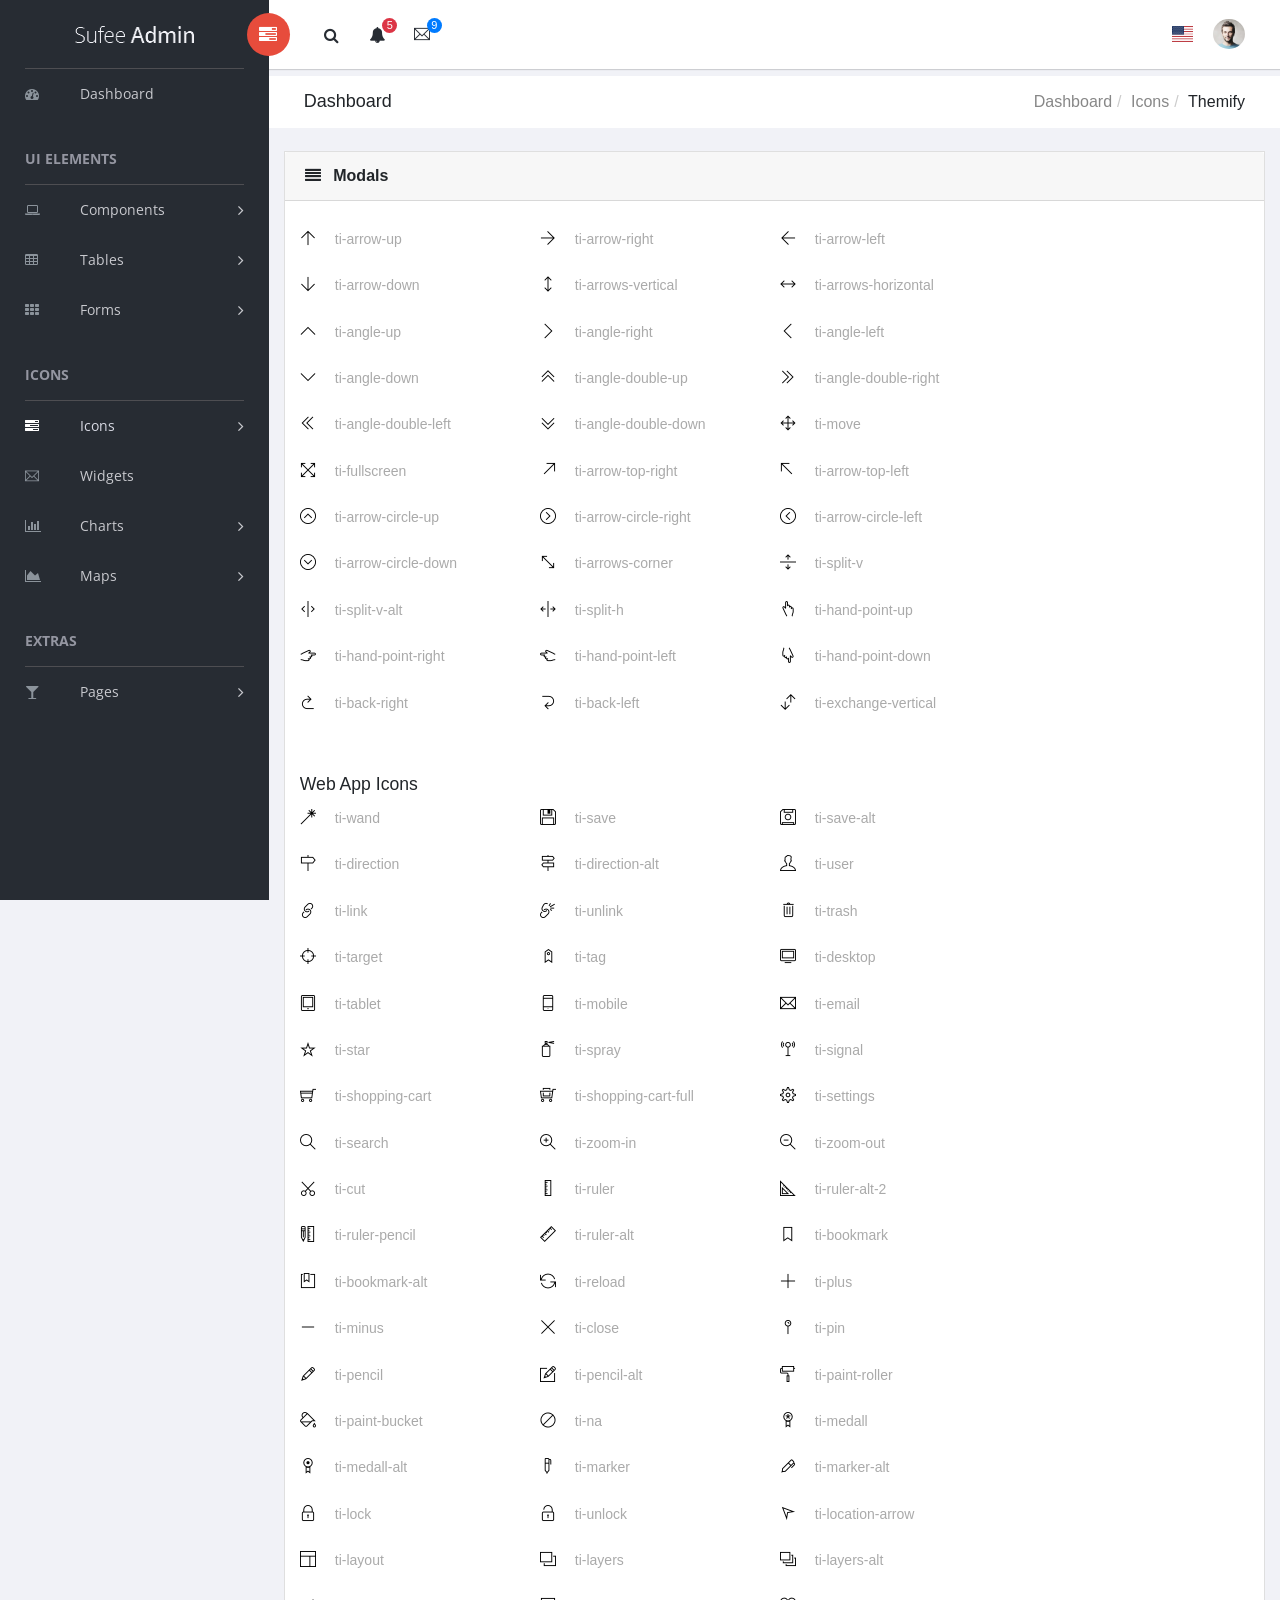
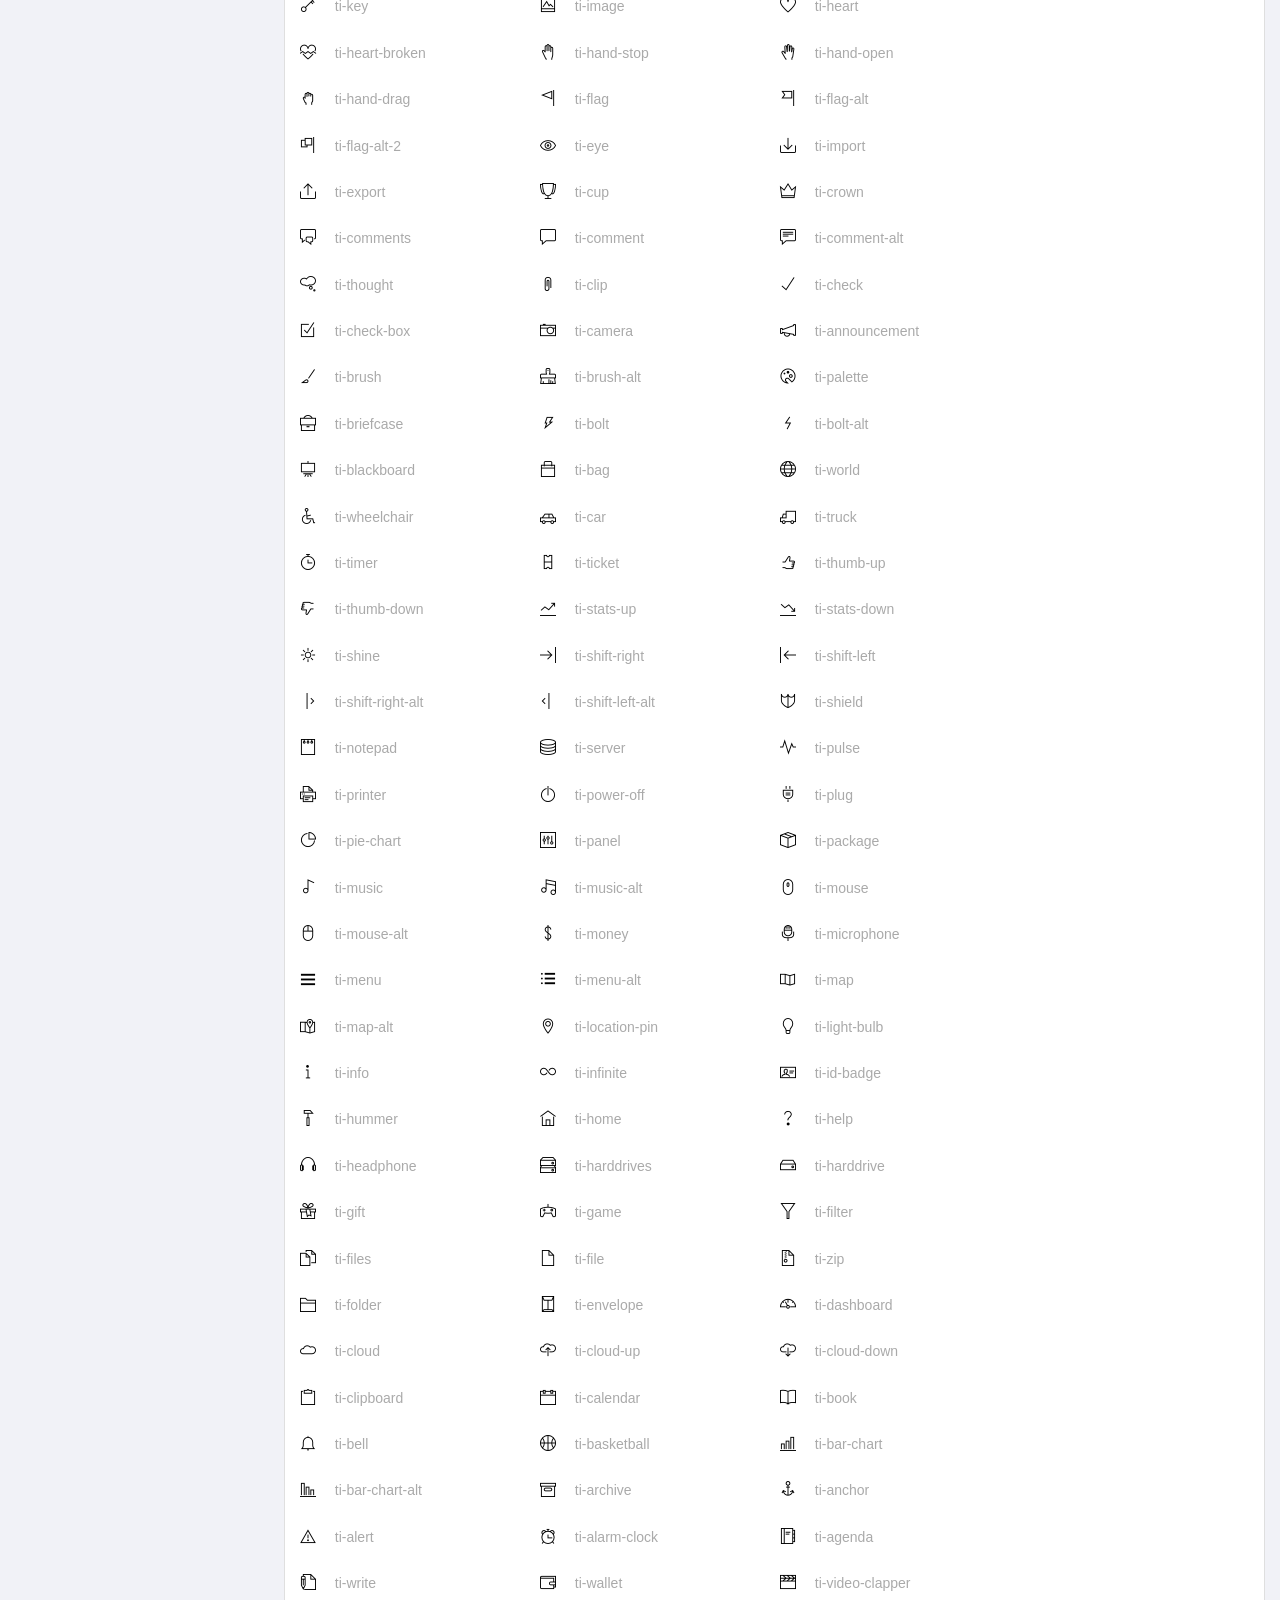
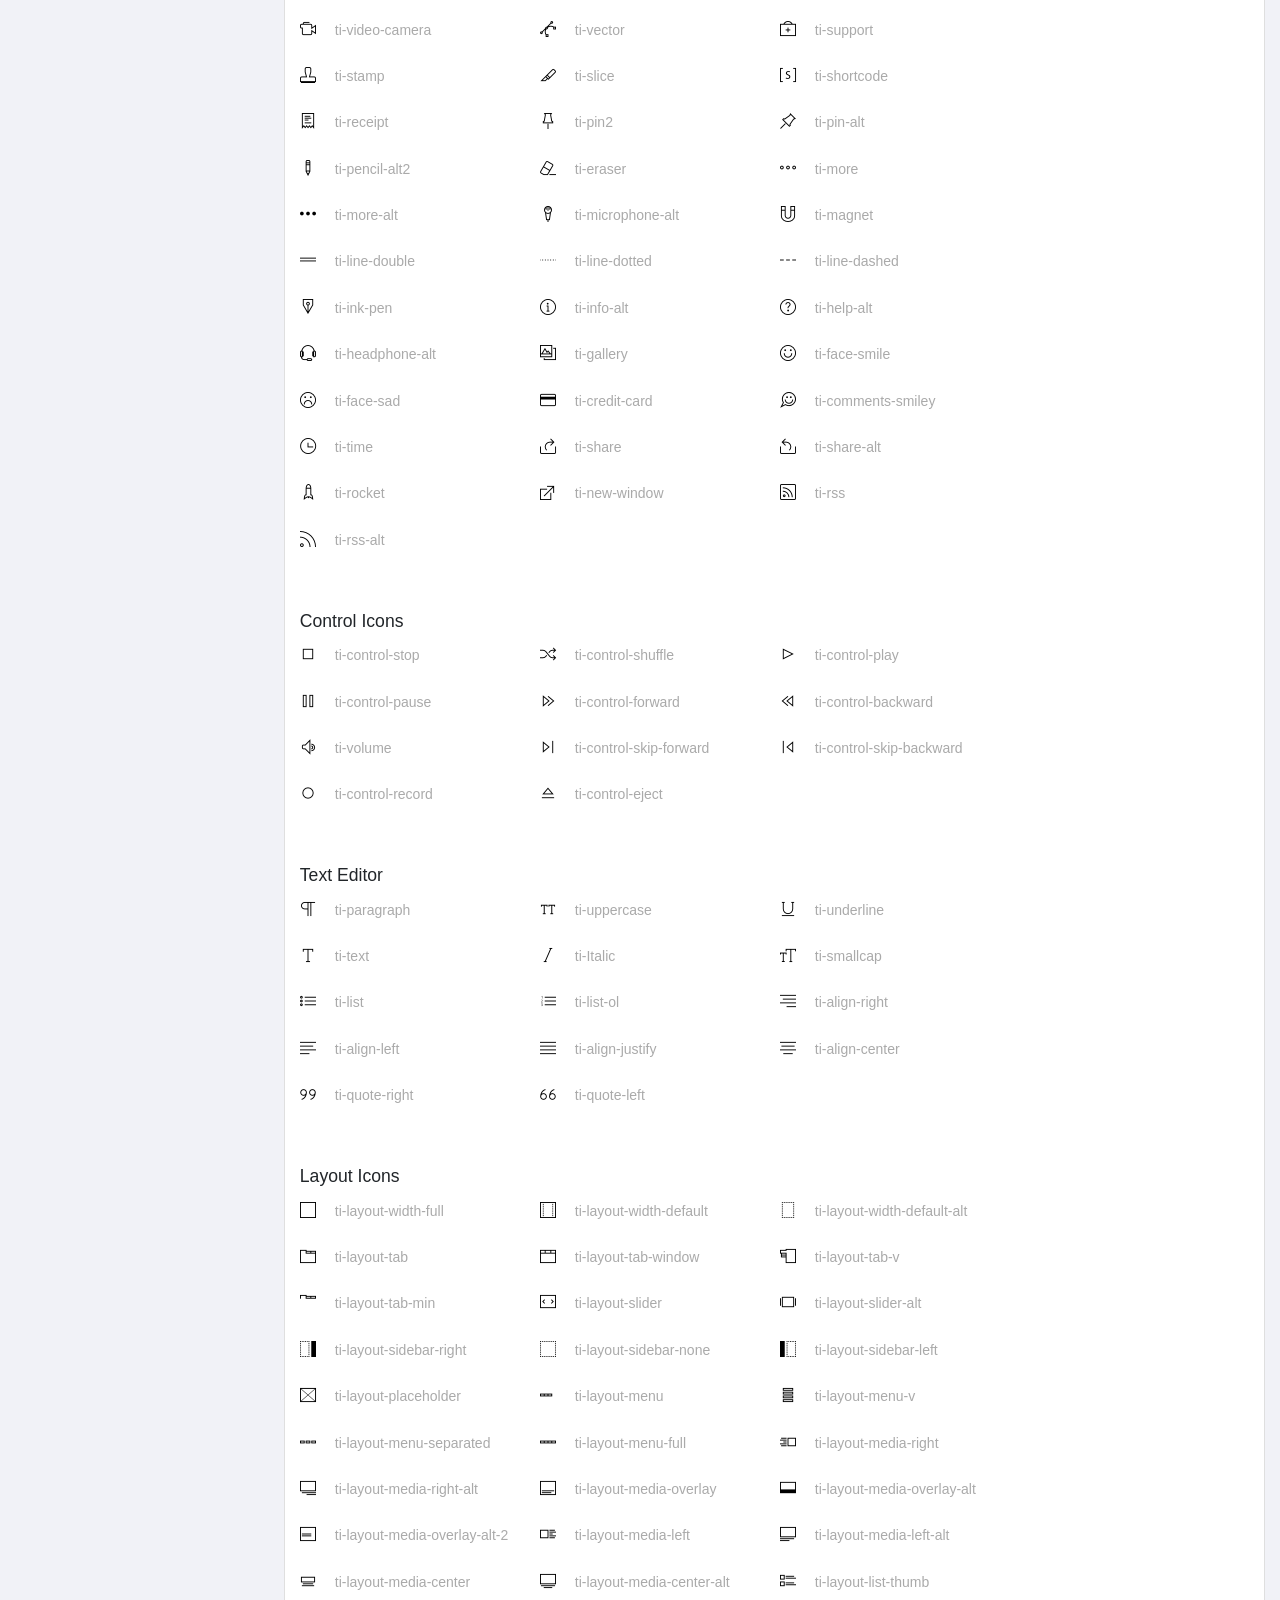
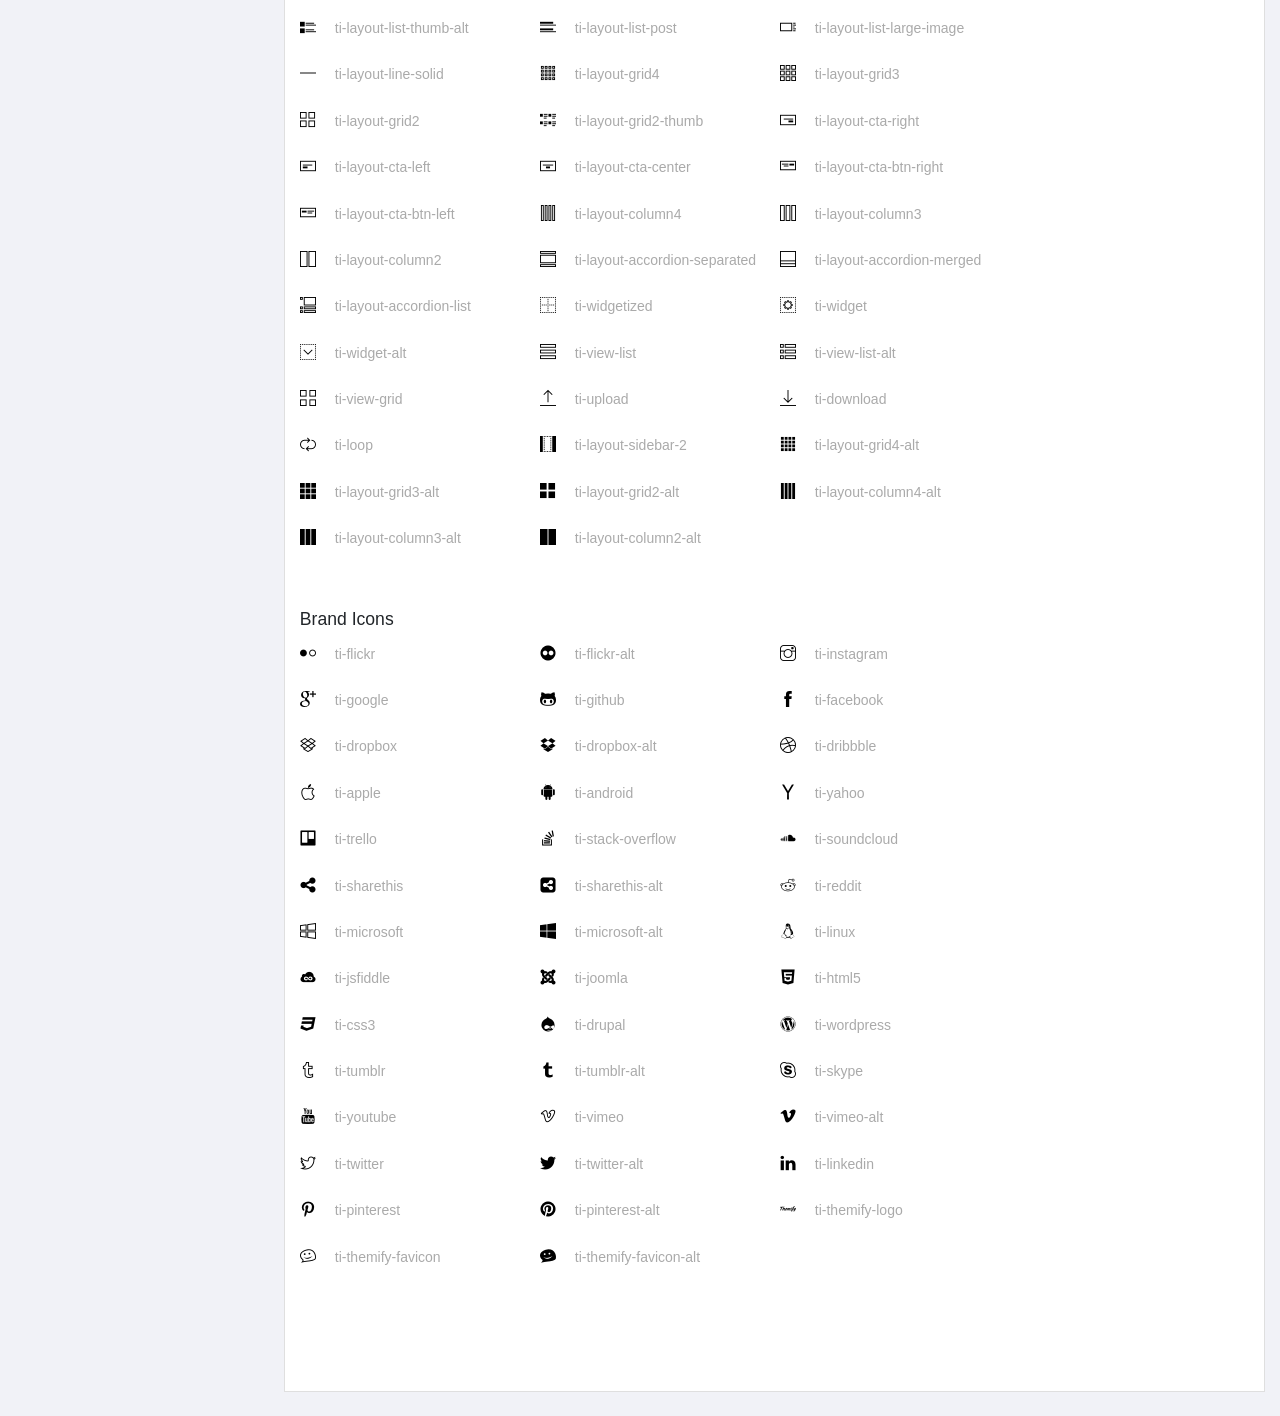
<file: public/html/font-themify.html>
<!doctype html>
<!--[if lt IE 7]>      <html class="no-js lt-ie9 lt-ie8 lt-ie7" lang=""> <![endif]-->
<!--[if IE 7]>         <html class="no-js lt-ie9 lt-ie8" lang=""> <![endif]-->
<!--[if IE 8]>         <html class="no-js lt-ie9" lang=""> <![endif]-->
<!--[if gt IE 8]><!--> <html class="no-js" lang=""> <!--<![endif]-->
<head>
    <meta charset="utf-8">
    <meta http-equiv="X-UA-Compatible" content="IE=edge">
    <title>Sufee Admin - HTML5 Admin Template</title>
    <meta name="description" content="Sufee Admin - HTML5 Admin Template">
    <meta name="viewport" content="width=device-width, initial-scale=1">

    <link rel="apple-touch-icon" href="apple-icon.png">
    <link rel="shortcut icon" href="favicon.ico">

    <link rel="stylesheet" href="assets/css/normalize.css">
    <link rel="stylesheet" href="assets/css/bootstrap.min.css">
    <link rel="stylesheet" href="assets/css/font-awesome.min.css">
    <link rel="stylesheet" href="assets/css/themify-icons.css">
    <link rel="stylesheet" href="assets/css/flag-icon.min.css">
    <link rel="stylesheet" href="assets/css/cs-skin-elastic.css">
    <!-- <link rel="stylesheet" href="assets/css/bootstrap-select.less"> -->
    <link rel="stylesheet" href="assets/scss/style.css">

    <link href='https://fonts.googleapis.com/css?family=Open+Sans:400,600,700,800' rel='stylesheet' type='text/css'>

    <!-- <script type="text/javascript" src="https://cdn.jsdelivr.net/html5shiv/3.7.3/html5shiv.min.js"></script> -->

</head>
<body>
        <!-- Left Panel -->

    <aside id="left-panel" class="left-panel">
        <nav class="navbar navbar-expand-sm navbar-default">

            <div class="navbar-header">
                <button class="navbar-toggler" type="button" data-toggle="collapse" data-target="#main-menu" aria-controls="main-menu" aria-expanded="false" aria-label="Toggle navigation">
                    <i class="fa fa-bars"></i>
                </button>
                <a class="navbar-brand" href="./"><img src="images/logo.png" alt="Logo"></a>
                <a class="navbar-brand hidden" href="./"><img src="images/logo2.png" alt="Logo"></a>
            </div>

            <div id="main-menu" class="main-menu collapse navbar-collapse">
                <ul class="nav navbar-nav">
                    <li>
                        <a href="index.html"> <i class="menu-icon fa fa-dashboard"></i>Dashboard </a>
                    </li>
                    <h3 class="menu-title">UI elements</h3><!-- /.menu-title -->
                    <li class="menu-item-has-children dropdown">
                        <a href="#" class="dropdown-toggle" data-toggle="dropdown" aria-haspopup="true" aria-expanded="false"> <i class="menu-icon fa fa-laptop"></i>Components</a>
                        <ul class="sub-menu children dropdown-menu">
                            <li><i class="fa fa-puzzle-piece"></i><a href="ui-buttons.html">Buttons</a></li>
                            <li><i class="fa fa-id-badge"></i><a href="ui-badges.html">Badges</a></li>
                            <li><i class="fa fa-bars"></i><a href="ui-tabs.html">Tabs</a></li>
                            <li><i class="fa fa-share-square-o"></i><a href="ui-social-buttons.html">Social Buttons</a></li>
                            <li><i class="fa fa-id-card-o"></i><a href="ui-cards.html">Cards</a></li>
                            <li><i class="fa fa-exclamation-triangle"></i><a href="ui-alerts.html">Alerts</a></li>
                            <li><i class="fa fa-spinner"></i><a href="ui-progressbar.html">Progress Bars</a></li>
                            <li><i class="fa fa-fire"></i><a href="ui-modals.html">Modals</a></li>
                            <li><i class="fa fa-book"></i><a href="ui-switches.html">Switches</a></li>
                            <li><i class="fa fa-th"></i><a href="ui-grids.html">Grids</a></li>
                            <li><i class="fa fa-file-word-o"></i><a href="ui-typgraphy.html">Typography</a></li>
                        </ul>
                    </li>
                    <li class="menu-item-has-children dropdown">
                        <a href="#" class="dropdown-toggle" data-toggle="dropdown" aria-haspopup="true" aria-expanded="false"> <i class="menu-icon fa fa-table"></i>Tables</a>
                        <ul class="sub-menu children dropdown-menu">
                            <li><i class="fa fa-table"></i><a href="tables-basic.html">Basic Table</a></li>
                            <li><i class="fa fa-table"></i><a href="tables-data.html">Data Table</a></li>
                        </ul>
                    </li>
                    <li class="menu-item-has-children dropdown">
                        <a href="#" class="dropdown-toggle" data-toggle="dropdown" aria-haspopup="true" aria-expanded="false"> <i class="menu-icon fa fa-th"></i>Forms</a>
                        <ul class="sub-menu children dropdown-menu">
                            <li><i class="menu-icon fa fa-th"></i><a href="forms-basic.html">Basic Form</a></li>
                            <li><i class="menu-icon fa fa-th"></i><a href="forms-advanced.html">Advanced Form</a></li>
                        </ul>
                    </li>

                    <h3 class="menu-title">Icons</h3><!-- /.menu-title -->

                    <li class="menu-item-has-children active dropdown">
                        <a href="#" class="dropdown-toggle" data-toggle="dropdown" aria-haspopup="true" aria-expanded="false"> <i class="menu-icon fa fa-tasks"></i>Icons</a>
                        <ul class="sub-menu children dropdown-menu">
                            <li><i class="menu-icon fa fa-fort-awesome"></i><a href="font-fontawesome.html">Font Awesome</a></li>
                            <li><i class="menu-icon ti-themify-logo"></i><a href="font-themify.html">Themefy Icons</a></li>
                        </ul>
                    </li>
                    <li>
                        <a href="widgets.html"> <i class="menu-icon ti-email"></i>Widgets </a>
                    </li>
                    <li class="menu-item-has-children dropdown">
                        <a href="#" class="dropdown-toggle" data-toggle="dropdown" aria-haspopup="true" aria-expanded="false"> <i class="menu-icon fa fa-bar-chart"></i>Charts</a>
                        <ul class="sub-menu children dropdown-menu">
                            <li><i class="menu-icon fa fa-line-chart"></i><a href="charts-chartjs.html">Chart JS</a></li>
                            <li><i class="menu-icon fa fa-area-chart"></i><a href="charts-flot.html">Flot Chart</a></li>
                            <li><i class="menu-icon fa fa-pie-chart"></i><a href="charts-peity.html">Peity Chart</a></li>
                        </ul>
                    </li>

                    <li class="menu-item-has-children dropdown">
                        <a href="#" class="dropdown-toggle" data-toggle="dropdown" aria-haspopup="true" aria-expanded="false"> <i class="menu-icon fa fa-area-chart"></i>Maps</a>
                        <ul class="sub-menu children dropdown-menu">
                            <li><i class="menu-icon fa fa-map-o"></i><a href="maps-gmap.html">Google Maps</a></li>
                            <li><i class="menu-icon fa fa-street-view"></i><a href="maps-vector.html">Vector Maps</a></li>
                        </ul>
                    </li>
                    <h3 class="menu-title">Extras</h3><!-- /.menu-title -->
                    <li class="menu-item-has-children dropdown">
                        <a href="#" class="dropdown-toggle" data-toggle="dropdown" aria-haspopup="true" aria-expanded="false"> <i class="menu-icon fa fa-glass"></i>Pages</a>
                        <ul class="sub-menu children dropdown-menu">
                            <li><i class="menu-icon fa fa-sign-in"></i><a href="page-login.html">Login</a></li>
                            <li><i class="menu-icon fa fa-sign-in"></i><a href="page-register.html">Register</a></li>
                            <li><i class="menu-icon fa fa-paper-plane"></i><a href="pages-forget.html">Forget Pass</a></li>
                        </ul>
                    </li>
                </ul>
            </div><!-- /.navbar-collapse -->
        </nav>
    </aside><!-- /#left-panel -->

    <!-- Left Panel -->

    <!-- Right Panel -->

    <div id="right-panel" class="right-panel">

        <!-- Header-->
        <header id="header" class="header">

            <div class="header-menu">

                <div class="col-sm-7">
                    <a id="menuToggle" class="menutoggle pull-left"><i class="fa fa fa-tasks"></i></a>
                    <div class="header-left">
                        <button class="search-trigger"><i class="fa fa-search"></i></button>
                        <div class="form-inline">
                            <form class="search-form">
                                <input class="form-control mr-sm-2" type="text" placeholder="Search ..." aria-label="Search">
                                <button class="search-close" type="submit"><i class="fa fa-close"></i></button>
                            </form>
                        </div>

                        <div class="dropdown for-notification">
                          <button class="btn btn-secondary dropdown-toggle" type="button" id="notification" data-toggle="dropdown" aria-haspopup="true" aria-expanded="false">
                            <i class="fa fa-bell"></i>
                            <span class="count bg-danger">5</span>
                          </button>
                          <div class="dropdown-menu" aria-labelledby="notification">
                            <p class="red">You have 3 Notification</p>
                            <a class="dropdown-item media bg-flat-color-1" href="#">
                                <i class="fa fa-check"></i>
                                <p>Server #1 overloaded.</p>
                            </a>
                            <a class="dropdown-item media bg-flat-color-4" href="#">
                                <i class="fa fa-info"></i>
                                <p>Server #2 overloaded.</p>
                            </a>
                            <a class="dropdown-item media bg-flat-color-5" href="#">
                                <i class="fa fa-warning"></i>
                                <p>Server #3 overloaded.</p>
                            </a>
                          </div>
                        </div>

                        <div class="dropdown for-message">
                          <button class="btn btn-secondary dropdown-toggle" type="button"
                                id="message"
                                data-toggle="dropdown" aria-haspopup="true" aria-expanded="false">
                            <i class="ti-email"></i>
                            <span class="count bg-primary">9</span>
                          </button>
                          <div class="dropdown-menu" aria-labelledby="message">
                            <p class="red">You have 4 Mails</p>
                            <a class="dropdown-item media bg-flat-color-1" href="#">
                                <span class="photo media-left"><img alt="avatar" src="images/avatar/1.jpg"></span>
                                <span class="message media-body">
                                    <span class="name float-left">Jonathan Smith</span>
                                    <span class="time float-right">Just now</span>
                                        <p>Hello, this is an example msg</p>
                                </span>
                            </a>
                            <a class="dropdown-item media bg-flat-color-4" href="#">
                                <span class="photo media-left"><img alt="avatar" src="images/avatar/2.jpg"></span>
                                <span class="message media-body">
                                    <span class="name float-left">Jack Sanders</span>
                                    <span class="time float-right">5 minutes ago</span>
                                        <p>Lorem ipsum dolor sit amet, consectetur</p>
                                </span>
                            </a>
                            <a class="dropdown-item media bg-flat-color-5" href="#">
                                <span class="photo media-left"><img alt="avatar" src="images/avatar/3.jpg"></span>
                                <span class="message media-body">
                                    <span class="name float-left">Cheryl Wheeler</span>
                                    <span class="time float-right">10 minutes ago</span>
                                        <p>Hello, this is an example msg</p>
                                </span>
                            </a>
                            <a class="dropdown-item media bg-flat-color-3" href="#">
                                <span class="photo media-left"><img alt="avatar" src="images/avatar/4.jpg"></span>
                                <span class="message media-body">
                                    <span class="name float-left">Rachel Santos</span>
                                    <span class="time float-right">15 minutes ago</span>
                                        <p>Lorem ipsum dolor sit amet, consectetur</p>
                                </span>
                            </a>
                          </div>
                        </div>
                    </div>
                </div>

                <div class="col-sm-5">
                    <div class="user-area dropdown float-right">
                        <a href="#" class="dropdown-toggle" data-toggle="dropdown" aria-haspopup="true" aria-expanded="false">
                            <img class="user-avatar rounded-circle" src="images/admin.jpg" alt="User Avatar">
                        </a>

                        <div class="user-menu dropdown-menu">
                                <a class="nav-link" href="#"><i class="fa fa- user"></i>My Profile</a>

                                <a class="nav-link" href="#"><i class="fa fa- user"></i>Notifications <span class="count">13</span></a>

                                <a class="nav-link" href="#"><i class="fa fa -cog"></i>Settings</a>

                                <a class="nav-link" href="#"><i class="fa fa-power -off"></i>Logout</a>
                        </div>
                    </div>

                    <div class="language-select dropdown" id="language-select">
                        <a class="dropdown-toggle" href="#" data-toggle="dropdown"  id="language" aria-haspopup="true" aria-expanded="true">
                            <i class="flag-icon flag-icon-us"></i>
                        </a>
                        <div class="dropdown-menu" aria-labelledby="language" >
                            <div class="dropdown-item">
                                <span class="flag-icon flag-icon-fr"></span>
                            </div>
                            <div class="dropdown-item">
                                <i class="flag-icon flag-icon-es"></i>
                            </div>
                            <div class="dropdown-item">
                                <i class="flag-icon flag-icon-us"></i>
                            </div>
                            <div class="dropdown-item">
                                <i class="flag-icon flag-icon-it"></i>
                            </div>
                        </div>
                    </div>

                </div>
            </div>

        </header><!-- /header -->
        <!-- Header-->

        <div class="breadcrumbs">
            <div class="col-sm-4">
                <div class="page-header float-left">
                    <div class="page-title">
                        <h1>Dashboard</h1>
                    </div>
                </div>
            </div>
            <div class="col-sm-8">
                <div class="page-header float-right">
                    <div class="page-title">
                        <ol class="breadcrumb text-right">
                            <li><a href="#">Dashboard</a></li>
                            <li><a href="#">Icons</a></li>
                            <li class="active">Themify</li>
                        </ol>
                    </div>
                </div>
            </div>
        </div>

        <div class="content mt-3">
            <div class="animated fadeIn">


                <div class="card">
                    <div class="card-header">
                        <i class="mr-2 fa fa-align-justify"></i>
                        <strong class="card-title">Modals</strong>
                    </div>
                    <div class="card-body">


<div class="icon-section">

                                        <div class="icon-section">

                                            <div class="icon-container">
                                                <span class="ti-arrow-up"></span><span class="icon-name"> ti-arrow-up</span>
                                            </div>
                                            <div class="icon-container">
                                                <span class="ti-arrow-right"></span><span class="icon-name"> ti-arrow-right</span>
                                            </div>
                                            <div class="icon-container">
                                                <span class="ti-arrow-left"></span><span class="icon-name"> ti-arrow-left</span>
                                            </div>
                                            <div class="icon-container">
                                                <span class="ti-arrow-down"></span><span class="icon-name"> ti-arrow-down</span>
                                            </div>
                                            <div class="icon-container">
                                                <span class="ti-arrows-vertical"></span><span class="icon-name"> ti-arrows-vertical</span>
                                            </div>
                                            <div class="icon-container">
                                                <span class="ti-arrows-horizontal"></span><span class="icon-name"> ti-arrows-horizontal</span>
                                            </div>
                                            <div class="icon-container">
                                                <span class="ti-angle-up"></span><span class="icon-name"> ti-angle-up</span>
                                            </div>
                                            <div class="icon-container">
                                                <span class="ti-angle-right"></span><span class="icon-name"> ti-angle-right</span>
                                            </div>
                                            <div class="icon-container">
                                                <span class="ti-angle-left"></span><span class="icon-name"> ti-angle-left</span>
                                            </div>
                                            <div class="icon-container">
                                                <span class="ti-angle-down"></span><span class="icon-name"> ti-angle-down</span>
                                            </div>
                                            <div class="icon-container">
                                                <span class="ti-angle-double-up"></span><span class="icon-name"> ti-angle-double-up</span>
                                            </div>
                                            <div class="icon-container">
                                                <span class="ti-angle-double-right"></span><span class="icon-name"> ti-angle-double-right</span>
                                            </div>
                                            <div class="icon-container">
                                                <span class="ti-angle-double-left"></span><span class="icon-name"> ti-angle-double-left</span>
                                            </div>
                                            <div class="icon-container">
                                                <span class="ti-angle-double-down"></span><span class="icon-name"> ti-angle-double-down</span>
                                            </div>
                                            <div class="icon-container">
                                                <span class="ti-move"></span><span class="icon-name"> ti-move</span>
                                            </div>
                                            <div class="icon-container">
                                                <span class="ti-fullscreen"></span><span class="icon-name"> ti-fullscreen</span>
                                            </div>
                                            <div class="icon-container">
                                                <span class="ti-arrow-top-right"></span><span class="icon-name"> ti-arrow-top-right</span>
                                            </div>
                                            <div class="icon-container">
                                                <span class="ti-arrow-top-left"></span><span class="icon-name"> ti-arrow-top-left</span>
                                            </div>
                                            <div class="icon-container">
                                                <span class="ti-arrow-circle-up"></span><span class="icon-name"> ti-arrow-circle-up</span>
                                            </div>
                                            <div class="icon-container">
                                                <span class="ti-arrow-circle-right"></span><span class="icon-name"> ti-arrow-circle-right</span>
                                            </div>
                                            <div class="icon-container">
                                                <span class="ti-arrow-circle-left"></span><span class="icon-name"> ti-arrow-circle-left</span>
                                            </div>
                                            <div class="icon-container">
                                                <span class="ti-arrow-circle-down"></span><span class="icon-name"> ti-arrow-circle-down</span>
                                            </div>
                                            <div class="icon-container">
                                                <span class="ti-arrows-corner"></span><span class="icon-name"> ti-arrows-corner</span>
                                            </div>
                                            <div class="icon-container">
                                                <span class="ti-split-v"></span><span class="icon-name"> ti-split-v</span>
                                            </div>

                                            <div class="icon-container">
                                                <span class="ti-split-v-alt"></span><span class="icon-name"> ti-split-v-alt</span>
                                            </div>
                                            <div class="icon-container">
                                                <span class="ti-split-h"></span><span class="icon-name"> ti-split-h</span>
                                            </div>
                                            <div class="icon-container">
                                                <span class="ti-hand-point-up"></span><span class="icon-name"> ti-hand-point-up</span>
                                            </div>
                                            <div class="icon-container">
                                                <span class="ti-hand-point-right"></span><span class="icon-name"> ti-hand-point-right</span>
                                            </div>
                                            <div class="icon-container">
                                                <span class="ti-hand-point-left"></span><span class="icon-name"> ti-hand-point-left</span>
                                            </div>
                                            <div class="icon-container">
                                                <span class="ti-hand-point-down"></span><span class="icon-name"> ti-hand-point-down</span>
                                            </div>
                                            <div class="icon-container">
                                                <span class="ti-back-right"></span><span class="icon-name"> ti-back-right</span>
                                            </div>
                                            <div class="icon-container">
                                                <span class="ti-back-left"></span><span class="icon-name"> ti-back-left</span>
                                            </div>
                                            <div class="icon-container">
                                                <span class="ti-exchange-vertical"></span><span class="icon-name"> ti-exchange-vertical</span>
                                            </div>

                                        </div>
                                        <!-- Arrows Icons -->



                                        <h4>Web App Icons</h4>

                                        <div class="icon-section">

                                            <div class="icon-container">
                                                <span class="ti-wand"></span><span class="icon-name"> ti-wand</span>
                                            </div>
                                            <div class="icon-container">
                                                <span class="ti-save"></span><span class="icon-name"> ti-save</span>
                                            </div>
                                            <div class="icon-container">
                                                <span class="ti-save-alt"></span><span class="icon-name"> ti-save-alt</span>
                                            </div>

                                            <div class="icon-container">
                                                <span class="ti-direction"></span><span class="icon-name"> ti-direction</span>
                                            </div>
                                            <div class="icon-container">
                                                <span class="ti-direction-alt"></span><span class="icon-name"> ti-direction-alt</span>
                                            </div>
                                            <div class="icon-container">
                                                <span class="ti-user"></span><span class="icon-name"> ti-user</span>
                                            </div>
                                            <div class="icon-container">
                                                <span class="ti-link"></span><span class="icon-name"> ti-link</span>
                                            </div>
                                            <div class="icon-container">
                                                <span class="ti-unlink"></span><span class="icon-name"> ti-unlink</span>
                                            </div>
                                            <div class="icon-container">
                                                <span class="ti-trash"></span><span class="icon-name"> ti-trash</span>
                                            </div>
                                            <div class="icon-container">
                                                <span class="ti-target"></span><span class="icon-name"> ti-target</span>
                                            </div>
                                            <div class="icon-container">
                                                <span class="ti-tag"></span><span class="icon-name"> ti-tag</span>
                                            </div>
                                            <div class="icon-container">
                                                <span class="ti-desktop"></span><span class="icon-name"> ti-desktop</span>
                                            </div>
                                            <div class="icon-container">
                                                <span class="ti-tablet"></span><span class="icon-name"> ti-tablet</span>
                                            </div>
                                            <div class="icon-container">
                                                <span class="ti-mobile"></span><span class="icon-name"> ti-mobile</span>
                                            </div>
                                            <div class="icon-container">
                                                <span class="ti-email"></span><span class="icon-name"> ti-email</span>
                                            </div>
                                            <div class="icon-container">
                                                <span class="ti-star"></span><span class="icon-name"> ti-star</span>
                                            </div>
                                            <div class="icon-container">
                                                <span class="ti-spray"></span><span class="icon-name"> ti-spray</span>
                                            </div>
                                            <div class="icon-container">
                                                <span class="ti-signal"></span><span class="icon-name"> ti-signal</span>
                                            </div>
                                            <div class="icon-container">
                                                <span class="ti-shopping-cart"></span><span class="icon-name"> ti-shopping-cart</span>
                                            </div>
                                            <div class="icon-container">
                                                <span class="ti-shopping-cart-full"></span><span class="icon-name"> ti-shopping-cart-full</span>
                                            </div>
                                            <div class="icon-container">
                                                <span class="ti-settings"></span><span class="icon-name"> ti-settings</span>
                                            </div>
                                            <div class="icon-container">
                                                <span class="ti-search"></span><span class="icon-name"> ti-search</span>
                                            </div>
                                            <div class="icon-container">
                                                <span class="ti-zoom-in"></span><span class="icon-name"> ti-zoom-in</span>
                                            </div>
                                            <div class="icon-container">
                                                <span class="ti-zoom-out"></span><span class="icon-name"> ti-zoom-out</span>
                                            </div>
                                            <div class="icon-container">
                                                <span class="ti-cut"></span><span class="icon-name"> ti-cut</span>
                                            </div>
                                            <div class="icon-container">
                                                <span class="ti-ruler"></span><span class="icon-name"> ti-ruler</span>
                                            </div>
                                            <div class="icon-container">
                                                <span class="ti-ruler-alt-2"></span><span class="icon-name"> ti-ruler-alt-2</span>
                                            </div>
                                            <div class="icon-container">
                                                <span class="ti-ruler-pencil"></span><span class="icon-name"> ti-ruler-pencil</span>
                                            </div>
                                            <div class="icon-container">
                                                <span class="ti-ruler-alt"></span><span class="icon-name"> ti-ruler-alt</span>
                                            </div>
                                            <div class="icon-container">
                                                <span class="ti-bookmark"></span><span class="icon-name"> ti-bookmark</span>
                                            </div>
                                            <div class="icon-container">
                                                <span class="ti-bookmark-alt"></span><span class="icon-name"> ti-bookmark-alt</span>
                                            </div>
                                            <div class="icon-container">
                                                <span class="ti-reload"></span><span class="icon-name"> ti-reload</span>
                                            </div>
                                            <div class="icon-container">
                                                <span class="ti-plus"></span><span class="icon-name"> ti-plus</span>
                                            </div>
                                            <div class="icon-container">
                                                <span class="ti-minus"></span><span class="icon-name"> ti-minus</span>
                                            </div>
                                            <div class="icon-container">
                                                <span class="ti-close"></span><span class="icon-name"> ti-close</span>
                                            </div>
                                            <div class="icon-container">
                                                <span class="ti-pin"></span><span class="icon-name"> ti-pin</span>
                                            </div>
                                            <div class="icon-container">
                                                <span class="ti-pencil"></span><span class="icon-name"> ti-pencil</span>
                                            </div>

                                            <div class="icon-container">
                                                <span class="ti-pencil-alt"></span><span class="icon-name"> ti-pencil-alt</span>
                                            </div>
                                            <div class="icon-container">
                                                <span class="ti-paint-roller"></span><span class="icon-name"> ti-paint-roller</span>
                                            </div>
                                            <div class="icon-container">
                                                <span class="ti-paint-bucket"></span><span class="icon-name"> ti-paint-bucket</span>
                                            </div>
                                            <div class="icon-container">
                                                <span class="ti-na"></span><span class="icon-name"> ti-na</span>
                                            </div>
                                            <div class="icon-container">
                                                <span class="ti-medall"></span><span class="icon-name"> ti-medall</span>
                                            </div>
                                            <div class="icon-container">
                                                <span class="ti-medall-alt"></span><span class="icon-name"> ti-medall-alt</span>
                                            </div>
                                            <div class="icon-container">
                                                <span class="ti-marker"></span><span class="icon-name"> ti-marker</span>
                                            </div>
                                            <div class="icon-container">
                                                <span class="ti-marker-alt"></span><span class="icon-name"> ti-marker-alt</span>
                                            </div>

                                            <div class="icon-container">
                                                <span class="ti-lock"></span><span class="icon-name"> ti-lock</span>
                                            </div>
                                            <div class="icon-container">
                                                <span class="ti-unlock"></span><span class="icon-name"> ti-unlock</span>
                                            </div>
                                            <div class="icon-container">
                                                <span class="ti-location-arrow"></span><span class="icon-name"> ti-location-arrow</span>
                                            </div>
                                            <div class="icon-container">
                                                <span class="ti-layout"></span><span class="icon-name"> ti-layout</span>
                                            </div>
                                            <div class="icon-container">
                                                <span class="ti-layers"></span><span class="icon-name"> ti-layers</span>
                                            </div>
                                            <div class="icon-container">
                                                <span class="ti-layers-alt"></span><span class="icon-name"> ti-layers-alt</span>
                                            </div>
                                            <div class="icon-container">
                                                <span class="ti-key"></span><span class="icon-name"> ti-key</span>
                                            </div>
                                            <div class="icon-container">
                                                <span class="ti-image"></span><span class="icon-name"> ti-image</span>
                                            </div>
                                            <div class="icon-container">
                                                <span class="ti-heart"></span><span class="icon-name"> ti-heart</span>
                                            </div>
                                            <div class="icon-container">
                                                <span class="ti-heart-broken"></span><span class="icon-name"> ti-heart-broken</span>
                                            </div>
                                            <div class="icon-container">
                                                <span class="ti-hand-stop"></span><span class="icon-name"> ti-hand-stop</span>
                                            </div>
                                            <div class="icon-container">
                                                <span class="ti-hand-open"></span><span class="icon-name"> ti-hand-open</span>
                                            </div>
                                            <div class="icon-container">
                                                <span class="ti-hand-drag"></span><span class="icon-name"> ti-hand-drag</span>
                                            </div>
                                            <div class="icon-container">
                                                <span class="ti-flag"></span><span class="icon-name"> ti-flag</span>
                                            </div>
                                            <div class="icon-container">
                                                <span class="ti-flag-alt"></span><span class="icon-name"> ti-flag-alt</span>
                                            </div>
                                            <div class="icon-container">
                                                <span class="ti-flag-alt-2"></span><span class="icon-name"> ti-flag-alt-2</span>
                                            </div>
                                            <div class="icon-container">
                                                <span class="ti-eye"></span><span class="icon-name"> ti-eye</span>
                                            </div>
                                            <div class="icon-container">
                                                <span class="ti-import"></span><span class="icon-name"> ti-import</span>
                                            </div>
                                            <div class="icon-container">
                                                <span class="ti-export"></span><span class="icon-name"> ti-export</span>
                                            </div>
                                            <div class="icon-container">
                                                <span class="ti-cup"></span><span class="icon-name"> ti-cup</span>
                                            </div>
                                            <div class="icon-container">
                                                <span class="ti-crown"></span><span class="icon-name"> ti-crown</span>
                                            </div>
                                            <div class="icon-container">
                                                <span class="ti-comments"></span><span class="icon-name"> ti-comments</span>
                                            </div>
                                            <div class="icon-container">
                                                <span class="ti-comment"></span><span class="icon-name"> ti-comment</span>
                                            </div>
                                            <div class="icon-container">
                                                <span class="ti-comment-alt"></span><span class="icon-name"> ti-comment-alt</span>
                                            </div>
                                            <div class="icon-container">
                                                <span class="ti-thought"></span><span class="icon-name"> ti-thought</span>
                                            </div>
                                            <div class="icon-container">
                                                <span class="ti-clip"></span><span class="icon-name"> ti-clip</span>
                                            </div>

                                            <div class="icon-container">
                                                <span class="ti-check"></span><span class="icon-name"> ti-check</span>
                                            </div>
                                            <div class="icon-container">
                                                <span class="ti-check-box"></span><span class="icon-name"> ti-check-box</span>
                                            </div>
                                            <div class="icon-container">
                                                <span class="ti-camera"></span><span class="icon-name"> ti-camera</span>
                                            </div>
                                            <div class="icon-container">
                                                <span class="ti-announcement"></span><span class="icon-name"> ti-announcement</span>
                                            </div>
                                            <div class="icon-container">
                                                <span class="ti-brush"></span><span class="icon-name"> ti-brush</span>
                                            </div>
                                            <div class="icon-container">
                                                <span class="ti-brush-alt"></span><span class="icon-name"> ti-brush-alt</span>
                                            </div>
                                            <div class="icon-container">
                                                <span class="ti-palette"></span><span class="icon-name"> ti-palette</span>
                                            </div>
                                            <div class="icon-container">
                                                <span class="ti-briefcase"></span><span class="icon-name"> ti-briefcase</span>
                                            </div>
                                            <div class="icon-container">
                                                <span class="ti-bolt"></span><span class="icon-name"> ti-bolt</span>
                                            </div>
                                            <div class="icon-container">
                                                <span class="ti-bolt-alt"></span><span class="icon-name"> ti-bolt-alt</span>
                                            </div>
                                            <div class="icon-container">
                                                <span class="ti-blackboard"></span><span class="icon-name"> ti-blackboard</span>
                                            </div>
                                            <div class="icon-container">
                                                <span class="ti-bag"></span><span class="icon-name"> ti-bag</span>
                                            </div>
                                            <div class="icon-container">
                                                <span class="ti-world"></span><span class="icon-name"> ti-world</span>
                                            </div>
                                            <div class="icon-container">
                                                <span class="ti-wheelchair"></span><span class="icon-name"> ti-wheelchair</span>
                                            </div>
                                            <div class="icon-container">
                                                <span class="ti-car"></span><span class="icon-name"> ti-car</span>
                                            </div>
                                            <div class="icon-container">
                                                <span class="ti-truck"></span><span class="icon-name"> ti-truck</span>
                                            </div>
                                            <div class="icon-container">
                                                <span class="ti-timer"></span><span class="icon-name"> ti-timer</span>
                                            </div>
                                            <div class="icon-container">
                                                <span class="ti-ticket"></span><span class="icon-name"> ti-ticket</span>
                                            </div>
                                            <div class="icon-container">
                                                <span class="ti-thumb-up"></span><span class="icon-name"> ti-thumb-up</span>
                                            </div>
                                            <div class="icon-container">
                                                <span class="ti-thumb-down"></span><span class="icon-name"> ti-thumb-down</span>
                                            </div>

                                            <div class="icon-container">
                                                <span class="ti-stats-up"></span><span class="icon-name"> ti-stats-up</span>
                                            </div>
                                            <div class="icon-container">
                                                <span class="ti-stats-down"></span><span class="icon-name"> ti-stats-down</span>
                                            </div>
                                            <div class="icon-container">
                                                <span class="ti-shine"></span><span class="icon-name"> ti-shine</span>
                                            </div>
                                            <div class="icon-container">
                                                <span class="ti-shift-right"></span><span class="icon-name"> ti-shift-right</span>
                                            </div>
                                            <div class="icon-container">
                                                <span class="ti-shift-left"></span><span class="icon-name"> ti-shift-left</span>
                                            </div>

                                            <div class="icon-container">
                                                <span class="ti-shift-right-alt"></span><span class="icon-name"> ti-shift-right-alt</span>
                                            </div>
                                            <div class="icon-container">
                                                <span class="ti-shift-left-alt"></span><span class="icon-name"> ti-shift-left-alt</span>
                                            </div>
                                            <div class="icon-container">
                                                <span class="ti-shield"></span><span class="icon-name"> ti-shield</span>
                                            </div>
                                            <div class="icon-container">
                                                <span class="ti-notepad"></span><span class="icon-name"> ti-notepad</span>
                                            </div>
                                            <div class="icon-container">
                                                <span class="ti-server"></span><span class="icon-name"> ti-server</span>
                                            </div>

                                            <div class="icon-container">
                                                <span class="ti-pulse"></span><span class="icon-name"> ti-pulse</span>
                                            </div>
                                            <div class="icon-container">
                                                <span class="ti-printer"></span><span class="icon-name"> ti-printer</span>
                                            </div>
                                            <div class="icon-container">
                                                <span class="ti-power-off"></span><span class="icon-name"> ti-power-off</span>
                                            </div>
                                            <div class="icon-container">
                                                <span class="ti-plug"></span><span class="icon-name"> ti-plug</span>
                                            </div>
                                            <div class="icon-container">
                                                <span class="ti-pie-chart"></span><span class="icon-name"> ti-pie-chart</span>
                                            </div>

                                            <div class="icon-container">
                                                <span class="ti-panel"></span><span class="icon-name"> ti-panel</span>
                                            </div>
                                            <div class="icon-container">
                                                <span class="ti-package"></span><span class="icon-name"> ti-package</span>
                                            </div>
                                            <div class="icon-container">
                                                <span class="ti-music"></span><span class="icon-name"> ti-music</span>
                                            </div>
                                            <div class="icon-container">
                                                <span class="ti-music-alt"></span><span class="icon-name"> ti-music-alt</span>
                                            </div>
                                            <div class="icon-container">
                                                <span class="ti-mouse"></span><span class="icon-name"> ti-mouse</span>
                                            </div>
                                            <div class="icon-container">
                                                <span class="ti-mouse-alt"></span><span class="icon-name"> ti-mouse-alt</span>
                                            </div>
                                            <div class="icon-container">
                                                <span class="ti-money"></span><span class="icon-name"> ti-money</span>
                                            </div>
                                            <div class="icon-container">
                                                <span class="ti-microphone"></span><span class="icon-name"> ti-microphone</span>
                                            </div>
                                            <div class="icon-container">
                                                <span class="ti-menu"></span><span class="icon-name"> ti-menu</span>
                                            </div>
                                            <div class="icon-container">
                                                <span class="ti-menu-alt"></span><span class="icon-name"> ti-menu-alt</span>
                                            </div>
                                            <div class="icon-container">
                                                <span class="ti-map"></span><span class="icon-name"> ti-map</span>
                                            </div>
                                            <div class="icon-container">
                                                <span class="ti-map-alt"></span><span class="icon-name"> ti-map-alt</span>
                                            </div>

                                            <div class="icon-container">
                                                <span class="ti-location-pin"></span><span class="icon-name"> ti-location-pin</span>
                                            </div>

                                            <div class="icon-container">
                                                <span class="ti-light-bulb"></span><span class="icon-name"> ti-light-bulb</span>
                                            </div>
                                            <div class="icon-container">
                                                <span class="ti-info"></span><span class="icon-name"> ti-info</span>
                                            </div>
                                            <div class="icon-container">
                                                <span class="ti-infinite"></span><span class="icon-name"> ti-infinite</span>
                                            </div>
                                            <div class="icon-container">
                                                <span class="ti-id-badge"></span><span class="icon-name"> ti-id-badge</span>
                                            </div>
                                            <div class="icon-container">
                                                <span class="ti-hummer"></span><span class="icon-name"> ti-hummer</span>
                                            </div>
                                            <div class="icon-container">
                                                <span class="ti-home"></span><span class="icon-name"> ti-home</span>
                                            </div>
                                            <div class="icon-container">
                                                <span class="ti-help"></span><span class="icon-name"> ti-help</span>
                                            </div>
                                            <div class="icon-container">
                                                <span class="ti-headphone"></span><span class="icon-name"> ti-headphone</span>
                                            </div>
                                            <div class="icon-container">
                                                <span class="ti-harddrives"></span><span class="icon-name"> ti-harddrives</span>
                                            </div>
                                            <div class="icon-container">
                                                <span class="ti-harddrive"></span><span class="icon-name"> ti-harddrive</span>
                                            </div>
                                            <div class="icon-container">
                                                <span class="ti-gift"></span><span class="icon-name"> ti-gift</span>
                                            </div>
                                            <div class="icon-container">
                                                <span class="ti-game"></span><span class="icon-name"> ti-game</span>
                                            </div>
                                            <div class="icon-container">
                                                <span class="ti-filter"></span><span class="icon-name"> ti-filter</span>
                                            </div>
                                            <div class="icon-container">
                                                <span class="ti-files"></span><span class="icon-name"> ti-files</span>
                                            </div>
                                            <div class="icon-container">
                                                <span class="ti-file"></span><span class="icon-name"> ti-file</span>
                                            </div>
                                            <div class="icon-container">
                                                <span class="ti-zip"></span><span class="icon-name"> ti-zip</span>
                                            </div>
                                            <div class="icon-container">
                                                <span class="ti-folder"></span><span class="icon-name"> ti-folder</span>
                                            </div>
                                            <div class="icon-container">
                                                <span class="ti-envelope"></span><span class="icon-name"> ti-envelope</span>
                                            </div>


                                            <div class="icon-container">
                                                <span class="ti-dashboard"></span><span class="icon-name"> ti-dashboard</span>
                                            </div>
                                            <div class="icon-container">
                                                <span class="ti-cloud"></span><span class="icon-name"> ti-cloud</span>
                                            </div>
                                            <div class="icon-container">
                                                <span class="ti-cloud-up"></span><span class="icon-name"> ti-cloud-up</span>
                                            </div>
                                            <div class="icon-container">
                                                <span class="ti-cloud-down"></span><span class="icon-name"> ti-cloud-down</span>
                                            </div>
                                            <div class="icon-container">
                                                <span class="ti-clipboard"></span><span class="icon-name"> ti-clipboard</span>
                                            </div>
                                            <div class="icon-container">
                                                <span class="ti-calendar"></span><span class="icon-name"> ti-calendar</span>
                                            </div>
                                            <div class="icon-container">
                                                <span class="ti-book"></span><span class="icon-name"> ti-book</span>
                                            </div>
                                            <div class="icon-container">
                                                <span class="ti-bell"></span><span class="icon-name"> ti-bell</span>
                                            </div>
                                            <div class="icon-container">
                                                <span class="ti-basketball"></span><span class="icon-name"> ti-basketball</span>
                                            </div>
                                            <div class="icon-container">
                                                <span class="ti-bar-chart"></span><span class="icon-name"> ti-bar-chart</span>
                                            </div>
                                            <div class="icon-container">
                                                <span class="ti-bar-chart-alt"></span><span class="icon-name"> ti-bar-chart-alt</span>
                                            </div>


                                            <div class="icon-container">
                                                <span class="ti-archive"></span><span class="icon-name"> ti-archive</span>
                                            </div>
                                            <div class="icon-container">
                                                <span class="ti-anchor"></span><span class="icon-name"> ti-anchor</span>
                                            </div>

                                            <div class="icon-container">
                                                <span class="ti-alert"></span><span class="icon-name"> ti-alert</span>
                                            </div>
                                            <div class="icon-container">
                                                <span class="ti-alarm-clock"></span><span class="icon-name"> ti-alarm-clock</span>
                                            </div>
                                            <div class="icon-container">
                                                <span class="ti-agenda"></span><span class="icon-name"> ti-agenda</span>
                                            </div>
                                            <div class="icon-container">
                                                <span class="ti-write"></span><span class="icon-name"> ti-write</span>
                                            </div>

                                            <div class="icon-container">
                                                <span class="ti-wallet"></span><span class="icon-name"> ti-wallet</span>
                                            </div>
                                            <div class="icon-container">
                                                <span class="ti-video-clapper"></span><span class="icon-name"> ti-video-clapper</span>
                                            </div>
                                            <div class="icon-container">
                                                <span class="ti-video-camera"></span><span class="icon-name"> ti-video-camera</span>
                                            </div>
                                            <div class="icon-container">
                                                <span class="ti-vector"></span><span class="icon-name"> ti-vector</span>
                                            </div>

                                            <div class="icon-container">
                                                <span class="ti-support"></span><span class="icon-name"> ti-support</span>
                                            </div>
                                            <div class="icon-container">
                                                <span class="ti-stamp"></span><span class="icon-name"> ti-stamp</span>
                                            </div>
                                            <div class="icon-container">
                                                <span class="ti-slice"></span><span class="icon-name"> ti-slice</span>
                                            </div>
                                            <div class="icon-container">
                                                <span class="ti-shortcode"></span><span class="icon-name"> ti-shortcode</span>
                                            </div>
                                            <div class="icon-container">
                                                <span class="ti-receipt"></span><span class="icon-name"> ti-receipt</span>
                                            </div>
                                            <div class="icon-container">
                                                <span class="ti-pin2"></span><span class="icon-name"> ti-pin2</span>
                                            </div>
                                            <div class="icon-container">
                                                <span class="ti-pin-alt"></span><span class="icon-name"> ti-pin-alt</span>
                                            </div>
                                            <div class="icon-container">
                                                <span class="ti-pencil-alt2"></span><span class="icon-name"> ti-pencil-alt2</span>
                                            </div>
                                            <div class="icon-container">
                                                <span class="ti-eraser"></span><span class="icon-name"> ti-eraser</span>
                                            </div>
                                            <div class="icon-container">
                                                <span class="ti-more"></span><span class="icon-name"> ti-more</span>
                                            </div>
                                            <div class="icon-container">
                                                <span class="ti-more-alt"></span><span class="icon-name"> ti-more-alt</span>
                                            </div>
                                            <div class="icon-container">
                                                <span class="ti-microphone-alt"></span><span class="icon-name"> ti-microphone-alt</span>
                                            </div>
                                            <div class="icon-container">
                                                <span class="ti-magnet"></span><span class="icon-name"> ti-magnet</span>
                                            </div>
                                            <div class="icon-container">
                                                <span class="ti-line-double"></span><span class="icon-name"> ti-line-double</span>
                                            </div>
                                            <div class="icon-container">
                                                <span class="ti-line-dotted"></span><span class="icon-name"> ti-line-dotted</span>
                                            </div>
                                            <div class="icon-container">
                                                <span class="ti-line-dashed"></span><span class="icon-name"> ti-line-dashed</span>
                                            </div>

                                            <div class="icon-container">
                                                <span class="ti-ink-pen"></span><span class="icon-name"> ti-ink-pen</span>
                                            </div>
                                            <div class="icon-container">
                                                <span class="ti-info-alt"></span><span class="icon-name"> ti-info-alt</span>
                                            </div>
                                            <div class="icon-container">
                                                <span class="ti-help-alt"></span><span class="icon-name"> ti-help-alt</span>
                                            </div>
                                            <div class="icon-container">
                                                <span class="ti-headphone-alt"></span><span class="icon-name"> ti-headphone-alt</span>
                                            </div>

                                            <div class="icon-container">
                                                <span class="ti-gallery"></span><span class="icon-name"> ti-gallery</span>
                                            </div>
                                            <div class="icon-container">
                                                <span class="ti-face-smile"></span><span class="icon-name"> ti-face-smile</span>
                                            </div>
                                            <div class="icon-container">
                                                <span class="ti-face-sad"></span><span class="icon-name"> ti-face-sad</span>
                                            </div>
                                            <div class="icon-container">
                                                <span class="ti-credit-card"></span><span class="icon-name"> ti-credit-card</span>
                                            </div>
                                            <div class="icon-container">
                                                <span class="ti-comments-smiley"></span><span class="icon-name"> ti-comments-smiley</span>
                                            </div>
                                            <div class="icon-container">
                                                <span class="ti-time"></span><span class="icon-name"> ti-time</span>
                                            </div>
                                            <div class="icon-container">
                                                <span class="ti-share"></span><span class="icon-name"> ti-share</span>
                                            </div>
                                            <div class="icon-container">
                                                <span class="ti-share-alt"></span><span class="icon-name"> ti-share-alt</span>
                                            </div>
                                            <div class="icon-container">
                                                <span class="ti-rocket"></span><span class="icon-name"> ti-rocket</span>
                                            </div>

                                            <div class="icon-container">
                                                <span class="ti-new-window"></span><span class="icon-name"> ti-new-window</span>
                                            </div>

                                            <div class="icon-container">
                                                <span class="ti-rss"></span><span class="icon-name"> ti-rss</span>
                                            </div>

                                            <div class="icon-container">
                                                <span class="ti-rss-alt"></span><span class="icon-name"> ti-rss-alt</span>
                                            </div>

                                        </div>
                                        <!-- Web App Icons -->


                                        <div class="icon-section">
                                            <h4>Control Icons</h4>
                                            <div class="icon-container">
                                                <span class="ti-control-stop"></span><span class="icon-name"> ti-control-stop</span>
                                            </div>
                                            <div class="icon-container">
                                                <span class="ti-control-shuffle"></span><span class="icon-name"> ti-control-shuffle</span>
                                            </div>
                                            <div class="icon-container">
                                                <span class="ti-control-play"></span><span class="icon-name"> ti-control-play</span>
                                            </div>
                                            <div class="icon-container">
                                                <span class="ti-control-pause"></span><span class="icon-name"> ti-control-pause</span>
                                            </div>
                                            <div class="icon-container">
                                                <span class="ti-control-forward"></span><span class="icon-name"> ti-control-forward</span>
                                            </div>
                                            <div class="icon-container">
                                                <span class="ti-control-backward"></span><span class="icon-name"> ti-control-backward</span>
                                            </div>
                                            <div class="icon-container">
                                                <span class="ti-volume"></span><span class="icon-name"> ti-volume</span>
                                            </div>
                                            <div class="icon-container">
                                                <span class="ti-control-skip-forward"></span><span class="icon-name"> ti-control-skip-forward</span>
                                            </div>
                                            <div class="icon-container">
                                                <span class="ti-control-skip-backward"></span><span class="icon-name"> ti-control-skip-backward</span>
                                            </div>
                                            <div class="icon-container">
                                                <span class="ti-control-record"></span><span class="icon-name"> ti-control-record</span>
                                            </div>
                                            <div class="icon-container">
                                                <span class="ti-control-eject"></span><span class="icon-name"> ti-control-eject</span>
                                            </div>
                                        </div>
                                        <!-- Control Icons -->


                                        <div class="icon-section">
                                            <h4>Text Editor</h4>

                                            <div class="icon-container">
                                                <span class="ti-paragraph"></span><span class="icon-name"> ti-paragraph</span>
                                            </div>
                                            <div class="icon-container">
                                                <span class="ti-uppercase"></span><span class="icon-name"> ti-uppercase</span>
                                            </div>

                                            <div class="icon-container">
                                                <span class="ti-underline"></span><span class="icon-name"> ti-underline</span>
                                            </div>
                                            <div class="icon-container">
                                                <span class="ti-text"></span><span class="icon-name"> ti-text</span>
                                            </div>
                                            <div class="icon-container">
                                                <span class="ti-Italic"></span><span class="icon-name"> ti-Italic</span>
                                            </div>
                                            <div class="icon-container">
                                                <span class="ti-smallcap"></span><span class="icon-name"> ti-smallcap</span>
                                            </div>
                                            <div class="icon-container">
                                                <span class="ti-list"></span><span class="icon-name"> ti-list</span>
                                            </div>
                                            <div class="icon-container">
                                                <span class="ti-list-ol"></span><span class="icon-name"> ti-list-ol</span>
                                            </div>
                                            <div class="icon-container">
                                                <span class="ti-align-right"></span><span class="icon-name"> ti-align-right</span>
                                            </div>
                                            <div class="icon-container">
                                                <span class="ti-align-left"></span><span class="icon-name"> ti-align-left</span>
                                            </div>
                                            <div class="icon-container">
                                                <span class="ti-align-justify"></span><span class="icon-name"> ti-align-justify</span>
                                            </div>
                                            <div class="icon-container">
                                                <span class="ti-align-center"></span><span class="icon-name"> ti-align-center</span>
                                            </div>
                                            <div class="icon-container">
                                                <span class="ti-quote-right"></span><span class="icon-name"> ti-quote-right</span>
                                            </div>
                                            <div class="icon-container">
                                                <span class="ti-quote-left"></span><span class="icon-name"> ti-quote-left</span>
                                            </div>

                                        </div>
                                        <!-- Text Editor -->



                                        <div class="icon-section">
                                            <h4>Layout Icons</h4>
                                            <div class="icon-container">
                                                <span class="ti-layout-width-full"></span><span class="icon-name"> ti-layout-width-full</span>
                                            </div>
                                            <div class="icon-container">
                                                <span class="ti-layout-width-default"></span><span class="icon-name"> ti-layout-width-default</span>
                                            </div>
                                            <div class="icon-container">
                                                <span class="ti-layout-width-default-alt"></span><span class="icon-name"> ti-layout-width-default-alt</span>
                                            </div>
                                            <div class="icon-container">
                                                <span class="ti-layout-tab"></span><span class="icon-name"> ti-layout-tab</span>
                                            </div>
                                            <div class="icon-container">
                                                <span class="ti-layout-tab-window"></span><span class="icon-name"> ti-layout-tab-window</span>
                                            </div>
                                            <div class="icon-container">
                                                <span class="ti-layout-tab-v"></span><span class="icon-name"> ti-layout-tab-v</span>
                                            </div>
                                            <div class="icon-container">
                                                <span class="ti-layout-tab-min"></span><span class="icon-name"> ti-layout-tab-min</span>
                                            </div>
                                            <div class="icon-container">
                                                <span class="ti-layout-slider"></span><span class="icon-name"> ti-layout-slider</span>
                                            </div>
                                            <div class="icon-container">
                                                <span class="ti-layout-slider-alt"></span><span class="icon-name"> ti-layout-slider-alt</span>
                                            </div>
                                            <div class="icon-container">
                                                <span class="ti-layout-sidebar-right"></span><span class="icon-name"> ti-layout-sidebar-right</span>
                                            </div>
                                            <div class="icon-container">
                                                <span class="ti-layout-sidebar-none"></span><span class="icon-name"> ti-layout-sidebar-none</span>
                                            </div>
                                            <div class="icon-container">
                                                <span class="ti-layout-sidebar-left"></span><span class="icon-name"> ti-layout-sidebar-left</span>
                                            </div>
                                            <div class="icon-container">
                                                <span class="ti-layout-placeholder"></span><span class="icon-name"> ti-layout-placeholder</span>
                                            </div>
                                            <div class="icon-container">
                                                <span class="ti-layout-menu"></span><span class="icon-name"> ti-layout-menu</span>
                                            </div>
                                            <div class="icon-container">
                                                <span class="ti-layout-menu-v"></span><span class="icon-name"> ti-layout-menu-v</span>
                                            </div>
                                            <div class="icon-container">
                                                <span class="ti-layout-menu-separated"></span><span class="icon-name"> ti-layout-menu-separated</span>
                                            </div>
                                            <div class="icon-container">
                                                <span class="ti-layout-menu-full"></span><span class="icon-name"> ti-layout-menu-full</span>
                                            </div>
                                            <div class="icon-container">
                                                <span class="ti-layout-media-right"></span><span class="icon-name"> ti-layout-media-right</span>
                                            </div>
                                            <div class="icon-container">
                                                <span class="ti-layout-media-right-alt"></span><span class="icon-name"> ti-layout-media-right-alt</span>
                                            </div>
                                            <div class="icon-container">
                                                <span class="ti-layout-media-overlay"></span><span class="icon-name"> ti-layout-media-overlay</span>
                                            </div>
                                            <div class="icon-container">
                                                <span class="ti-layout-media-overlay-alt"></span><span class="icon-name"> ti-layout-media-overlay-alt</span>
                                            </div>
                                            <div class="icon-container">
                                                <span class="ti-layout-media-overlay-alt-2"></span><span class="icon-name"> ti-layout-media-overlay-alt-2</span>
                                            </div>
                                            <div class="icon-container">
                                                <span class="ti-layout-media-left"></span><span class="icon-name"> ti-layout-media-left</span>
                                            </div>
                                            <div class="icon-container">
                                                <span class="ti-layout-media-left-alt"></span><span class="icon-name"> ti-layout-media-left-alt</span>
                                            </div>
                                            <div class="icon-container">
                                                <span class="ti-layout-media-center"></span><span class="icon-name"> ti-layout-media-center</span>
                                            </div>
                                            <div class="icon-container">
                                                <span class="ti-layout-media-center-alt"></span><span class="icon-name"> ti-layout-media-center-alt</span>
                                            </div>
                                            <div class="icon-container">
                                                <span class="ti-layout-list-thumb"></span><span class="icon-name"> ti-layout-list-thumb</span>
                                            </div>
                                            <div class="icon-container">
                                                <span class="ti-layout-list-thumb-alt"></span><span class="icon-name"> ti-layout-list-thumb-alt</span>
                                            </div>
                                            <div class="icon-container">
                                                <span class="ti-layout-list-post"></span><span class="icon-name"> ti-layout-list-post</span>
                                            </div>
                                            <div class="icon-container">
                                                <span class="ti-layout-list-large-image"></span><span class="icon-name"> ti-layout-list-large-image</span>
                                            </div>
                                            <div class="icon-container">
                                                <span class="ti-layout-line-solid"></span><span class="icon-name"> ti-layout-line-solid</span>
                                            </div>
                                            <div class="icon-container">
                                                <span class="ti-layout-grid4"></span><span class="icon-name"> ti-layout-grid4</span>
                                            </div>
                                            <div class="icon-container">
                                                <span class="ti-layout-grid3"></span><span class="icon-name"> ti-layout-grid3</span>
                                            </div>
                                            <div class="icon-container">
                                                <span class="ti-layout-grid2"></span><span class="icon-name"> ti-layout-grid2</span>
                                            </div>
                                            <div class="icon-container">
                                                <span class="ti-layout-grid2-thumb"></span><span class="icon-name"> ti-layout-grid2-thumb</span>
                                            </div>
                                            <div class="icon-container">
                                                <span class="ti-layout-cta-right"></span><span class="icon-name"> ti-layout-cta-right</span>
                                            </div>
                                            <div class="icon-container">
                                                <span class="ti-layout-cta-left"></span><span class="icon-name"> ti-layout-cta-left</span>
                                            </div>
                                            <div class="icon-container">
                                                <span class="ti-layout-cta-center"></span><span class="icon-name"> ti-layout-cta-center</span>
                                            </div>
                                            <div class="icon-container">
                                                <span class="ti-layout-cta-btn-right"></span><span class="icon-name"> ti-layout-cta-btn-right</span>
                                            </div>
                                            <div class="icon-container">
                                                <span class="ti-layout-cta-btn-left"></span><span class="icon-name"> ti-layout-cta-btn-left</span>
                                            </div>
                                            <div class="icon-container">
                                                <span class="ti-layout-column4"></span><span class="icon-name"> ti-layout-column4</span>
                                            </div>
                                            <div class="icon-container">
                                                <span class="ti-layout-column3"></span><span class="icon-name"> ti-layout-column3</span>
                                            </div>
                                            <div class="icon-container">
                                                <span class="ti-layout-column2"></span><span class="icon-name"> ti-layout-column2</span>
                                            </div>
                                            <div class="icon-container">
                                                <span class="ti-layout-accordion-separated"></span><span class="icon-name"> ti-layout-accordion-separated</span>
                                            </div>
                                            <div class="icon-container">
                                                <span class="ti-layout-accordion-merged"></span><span class="icon-name"> ti-layout-accordion-merged</span>
                                            </div>
                                            <div class="icon-container">
                                                <span class="ti-layout-accordion-list"></span><span class="icon-name"> ti-layout-accordion-list</span>
                                            </div>
                                            <div class="icon-container">
                                                <span class="ti-widgetized"></span><span class="icon-name"> ti-widgetized</span>
                                            </div>
                                            <div class="icon-container">
                                                <span class="ti-widget"></span><span class="icon-name"> ti-widget</span>
                                            </div>
                                            <div class="icon-container">
                                                <span class="ti-widget-alt"></span><span class="icon-name"> ti-widget-alt</span>
                                            </div>
                                            <div class="icon-container">
                                                <span class="ti-view-list"></span><span class="icon-name"> ti-view-list</span>
                                            </div>
                                            <div class="icon-container">
                                                <span class="ti-view-list-alt"></span><span class="icon-name"> ti-view-list-alt</span>
                                            </div>
                                            <div class="icon-container">
                                                <span class="ti-view-grid"></span><span class="icon-name"> ti-view-grid</span>
                                            </div>
                                            <div class="icon-container">
                                                <span class="ti-upload"></span><span class="icon-name"> ti-upload</span>
                                            </div>
                                            <div class="icon-container">
                                                <span class="ti-download"></span><span class="icon-name"> ti-download</span>
                                            </div>
                                            <div class="icon-container">
                                                <span class="ti-loop"></span><span class="icon-name"> ti-loop</span>
                                            </div>
                                            <div class="icon-container">
                                                <span class="ti-layout-sidebar-2"></span><span class="icon-name"> ti-layout-sidebar-2</span>
                                            </div>
                                            <div class="icon-container">
                                                <span class="ti-layout-grid4-alt"></span><span class="icon-name"> ti-layout-grid4-alt</span>
                                            </div>
                                            <div class="icon-container">
                                                <span class="ti-layout-grid3-alt"></span><span class="icon-name"> ti-layout-grid3-alt</span>
                                            </div>
                                            <div class="icon-container">
                                                <span class="ti-layout-grid2-alt"></span><span class="icon-name"> ti-layout-grid2-alt</span>
                                            </div>
                                            <div class="icon-container">
                                                <span class="ti-layout-column4-alt"></span><span class="icon-name"> ti-layout-column4-alt</span>
                                            </div>
                                            <div class="icon-container">
                                                <span class="ti-layout-column3-alt"></span><span class="icon-name"> ti-layout-column3-alt</span>
                                            </div>
                                            <div class="icon-container">
                                                <span class="ti-layout-column2-alt"></span><span class="icon-name"> ti-layout-column2-alt</span>
                                            </div>


                                        </div>
                                        <!-- Layout Icons -->


                                        <div class="icon-section">
                                            <h4>Brand Icons</h4>

                                            <div class="icon-container">
                                                <span class="ti-flickr"></span><span class="icon-name"> ti-flickr</span>
                                            </div>
                                            <div class="icon-container">
                                                <span class="ti-flickr-alt"></span><span class="icon-name"> ti-flickr-alt</span>
                                            </div>
                                            <div class="icon-container">
                                                <span class="ti-instagram"></span><span class="icon-name"> ti-instagram</span>
                                            </div>
                                            <div class="icon-container">
                                                <span class="ti-google"></span><span class="icon-name"> ti-google</span>
                                            </div>
                                            <div class="icon-container">
                                                <span class="ti-github"></span><span class="icon-name"> ti-github</span>
                                            </div>

                                            <div class="icon-container">
                                                <span class="ti-facebook"></span><span class="icon-name"> ti-facebook</span>
                                            </div>
                                            <div class="icon-container">
                                                <span class="ti-dropbox"></span><span class="icon-name"> ti-dropbox</span>
                                            </div>
                                            <div class="icon-container">
                                                <span class="ti-dropbox-alt"></span><span class="icon-name"> ti-dropbox-alt</span>
                                            </div>
                                            <div class="icon-container">
                                                <span class="ti-dribbble"></span><span class="icon-name"> ti-dribbble</span>
                                            </div>
                                            <div class="icon-container">
                                                <span class="ti-apple"></span><span class="icon-name"> ti-apple</span>
                                            </div>
                                            <div class="icon-container">
                                                <span class="ti-android"></span><span class="icon-name"> ti-android</span>
                                            </div>
                                            <div class="icon-container">
                                                <span class="ti-yahoo"></span><span class="icon-name"> ti-yahoo</span>
                                            </div>
                                            <div class="icon-container">
                                                <span class="ti-trello"></span><span class="icon-name"> ti-trello</span>
                                            </div>
                                            <div class="icon-container">
                                                <span class="ti-stack-overflow"></span><span class="icon-name"> ti-stack-overflow</span>
                                            </div>
                                            <div class="icon-container">
                                                <span class="ti-soundcloud"></span><span class="icon-name"> ti-soundcloud</span>
                                            </div>
                                            <div class="icon-container">
                                                <span class="ti-sharethis"></span><span class="icon-name"> ti-sharethis</span>
                                            </div>
                                            <div class="icon-container">
                                                <span class="ti-sharethis-alt"></span><span class="icon-name"> ti-sharethis-alt</span>
                                            </div>
                                            <div class="icon-container">
                                                <span class="ti-reddit"></span><span class="icon-name"> ti-reddit</span>
                                            </div>

                                            <div class="icon-container">
                                                <span class="ti-microsoft"></span><span class="icon-name"> ti-microsoft</span>
                                            </div>
                                            <div class="icon-container">
                                                <span class="ti-microsoft-alt"></span><span class="icon-name"> ti-microsoft-alt</span>
                                            </div>
                                            <div class="icon-container">
                                                <span class="ti-linux"></span><span class="icon-name"> ti-linux</span>
                                            </div>
                                            <div class="icon-container">
                                                <span class="ti-jsfiddle"></span><span class="icon-name"> ti-jsfiddle</span>
                                            </div>
                                            <div class="icon-container">
                                                <span class="ti-joomla"></span><span class="icon-name"> ti-joomla</span>
                                            </div>
                                            <div class="icon-container">
                                                <span class="ti-html5"></span><span class="icon-name"> ti-html5</span>
                                            </div>
                                            <div class="icon-container">
                                                <span class="ti-css3"></span><span class="icon-name"> ti-css3</span>
                                            </div>
                                            <div class="icon-container">
                                                <span class="ti-drupal"></span><span class="icon-name"> ti-drupal</span>
                                            </div>
                                            <div class="icon-container">
                                                <span class="ti-wordpress"></span><span class="icon-name"> ti-wordpress</span>
                                            </div>
                                            <div class="icon-container">
                                                <span class="ti-tumblr"></span><span class="icon-name"> ti-tumblr</span>
                                            </div>
                                            <div class="icon-container">
                                                <span class="ti-tumblr-alt"></span><span class="icon-name"> ti-tumblr-alt</span>
                                            </div>
                                            <div class="icon-container">
                                                <span class="ti-skype"></span><span class="icon-name"> ti-skype</span>
                                            </div>
                                            <div class="icon-container">
                                                <span class="ti-youtube"></span><span class="icon-name"> ti-youtube</span>
                                            </div>
                                            <div class="icon-container">
                                                <span class="ti-vimeo"></span><span class="icon-name"> ti-vimeo</span>
                                            </div>
                                            <div class="icon-container">
                                                <span class="ti-vimeo-alt"></span><span class="icon-name"> ti-vimeo-alt</span>
                                            </div>
                                            <div class="icon-container">
                                                <span class="ti-twitter"></span><span class="icon-name"> ti-twitter</span>
                                            </div>
                                            <div class="icon-container">
                                                <span class="ti-twitter-alt"></span><span class="icon-name"> ti-twitter-alt</span>
                                            </div>
                                            <div class="icon-container">
                                                <span class="ti-linkedin"></span><span class="icon-name"> ti-linkedin</span>
                                            </div>
                                            <div class="icon-container">
                                                <span class="ti-pinterest"></span><span class="icon-name"> ti-pinterest</span>
                                            </div>

                                            <div class="icon-container">
                                                <span class="ti-pinterest-alt"></span><span class="icon-name"> ti-pinterest-alt</span>
                                            </div>
                                            <div class="icon-container">
                                                <span class="ti-themify-logo"></span><span class="icon-name"> ti-themify-logo</span>
                                            </div>
                                            <div class="icon-container">
                                                <span class="ti-themify-favicon"></span><span class="icon-name"> ti-themify-favicon</span>
                                            </div>
                                            <div class="icon-container">
                                                <span class="ti-themify-favicon-alt"></span><span class="icon-name"> ti-themify-favicon-alt</span>
                                            </div>

                                        </div>
                                        <!-- brand Icons -->

                                    </div>

                    </div>
                </div>



            </div><!-- .animated -->
        </div><!-- .content -->


    </div><!-- /#right-panel -->

    <!-- Right Panel -->


    <script src="assets/js/vendor/jquery-2.1.4.min.js"></script>
    <script src="assets/js/popper.min.js"></script>
    <script src="assets/js/plugins.js"></script>
    <script src="assets/js/main.js"></script>


</body>
</html>
</file>
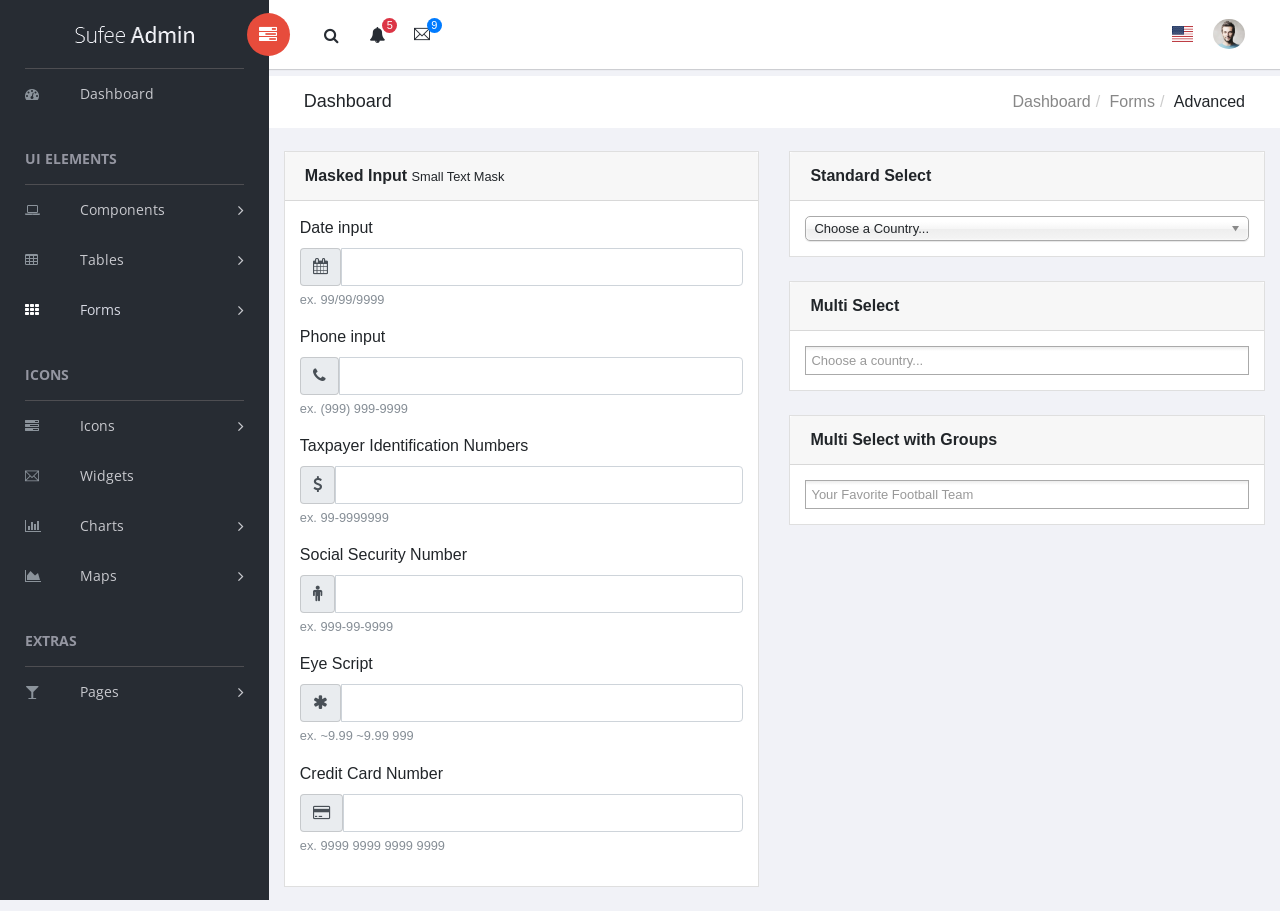
<file: public/html/forms-advanced.html>
<!doctype html>
<!--[if lt IE 7]>      <html class="no-js lt-ie9 lt-ie8 lt-ie7" lang=""> <![endif]-->
<!--[if IE 7]>         <html class="no-js lt-ie9 lt-ie8" lang=""> <![endif]-->
<!--[if IE 8]>         <html class="no-js lt-ie9" lang=""> <![endif]-->
<!--[if gt IE 8]><!--> <html class="no-js" lang=""> <!--<![endif]-->
<head>
    <meta charset="utf-8">
    <meta http-equiv="X-UA-Compatible" content="IE=edge">
    <title>Sufee Admin - HTML5 Admin Template</title>
    <meta name="description" content="Sufee Admin - HTML5 Admin Template">
    <meta name="viewport" content="width=device-width, initial-scale=1">

    <link rel="apple-touch-icon" href="apple-icon.png">
    <link rel="shortcut icon" href="favicon.ico">

    <link rel="stylesheet" href="assets/css/normalize.css">
    <link rel="stylesheet" href="assets/css/bootstrap.min.css">
    <link rel="stylesheet" href="assets/css/font-awesome.min.css">
    <link rel="stylesheet" href="assets/css/themify-icons.css">
    <link rel="stylesheet" href="assets/css/flag-icon.min.css">
    <link rel="stylesheet" href="assets/css/cs-skin-elastic.css">
    <!-- <link rel="stylesheet" href="assets/css/bootstrap-select.less"> -->
    <link rel="stylesheet" href="assets/scss/style.css">
    <link rel="stylesheet" href="assets/css/lib/chosen/chosen.min.css">

    <link href='https://fonts.googleapis.com/css?family=Open+Sans:400,600,700,800' rel='stylesheet' type='text/css'>

    <!-- <script type="text/javascript" src="https://cdn.jsdelivr.net/html5shiv/3.7.3/html5shiv.min.js"></script> -->

</head>
<body>
        <!-- Left Panel -->

    <aside id="left-panel" class="left-panel">
        <nav class="navbar navbar-expand-sm navbar-default">

            <div class="navbar-header">
                <button class="navbar-toggler" type="button" data-toggle="collapse" data-target="#main-menu" aria-controls="main-menu" aria-expanded="false" aria-label="Toggle navigation">
                    <i class="fa fa-bars"></i>
                </button>
                <a class="navbar-brand" href="./"><img src="images/logo.png" alt="Logo"></a>
                <a class="navbar-brand hidden" href="./"><img src="images/logo2.png" alt="Logo"></a>
            </div>

            <div id="main-menu" class="main-menu collapse navbar-collapse">
                <ul class="nav navbar-nav">
                    <li>
                        <a href="index.html"> <i class="menu-icon fa fa-dashboard"></i>Dashboard </a>
                    </li>
                    <h3 class="menu-title">UI elements</h3><!-- /.menu-title -->
                    <li class="menu-item-has-children dropdown">
                        <a href="#" class="dropdown-toggle" data-toggle="dropdown" aria-haspopup="true" aria-expanded="false"> <i class="menu-icon fa fa-laptop"></i>Components</a>
                        <ul class="sub-menu children dropdown-menu">
                            <li><i class="fa fa-puzzle-piece"></i><a href="ui-buttons.html">Buttons</a></li>
                            <li><i class="fa fa-id-badge"></i><a href="ui-badges.html">Badges</a></li>
                            <li><i class="fa fa-bars"></i><a href="ui-tabs.html">Tabs</a></li>
                            <li><i class="fa fa-share-square-o"></i><a href="ui-social-buttons.html">Social Buttons</a></li>
                            <li><i class="fa fa-id-card-o"></i><a href="ui-cards.html">Cards</a></li>
                            <li><i class="fa fa-exclamation-triangle"></i><a href="ui-alerts.html">Alerts</a></li>
                            <li><i class="fa fa-spinner"></i><a href="ui-progressbar.html">Progress Bars</a></li>
                            <li><i class="fa fa-fire"></i><a href="ui-modals.html">Modals</a></li>
                            <li><i class="fa fa-book"></i><a href="ui-switches.html">Switches</a></li>
                            <li><i class="fa fa-th"></i><a href="ui-grids.html">Grids</a></li>
                            <li><i class="fa fa-file-word-o"></i><a href="ui-typgraphy.html">Typography</a></li>
                        </ul>
                    </li>
                    <li class="menu-item-has-children dropdown">
                        <a href="#" class="dropdown-toggle" data-toggle="dropdown" aria-haspopup="true" aria-expanded="false"> <i class="menu-icon fa fa-table"></i>Tables</a>
                        <ul class="sub-menu children dropdown-menu">
                            <li><i class="fa fa-table"></i><a href="tables-basic.html">Basic Table</a></li>
                            <li><i class="fa fa-table"></i><a href="tables-data.html">Data Table</a></li>
                        </ul>
                    </li>
                    <li class="menu-item-has-children active dropdown">
                        <a href="#" class="dropdown-toggle" data-toggle="dropdown" aria-haspopup="true" aria-expanded="false"> <i class="menu-icon fa fa-th"></i>Forms</a>
                        <ul class="sub-menu children dropdown-menu">
                            <li><i class="menu-icon fa fa-th"></i><a href="forms-basic.html">Basic Form</a></li>
                            <li><i class="menu-icon fa fa-th"></i><a href="forms-advanced.html">Advanced Form</a></li>
                        </ul>
                    </li>

                    <h3 class="menu-title">Icons</h3><!-- /.menu-title -->

                    <li class="menu-item-has-children dropdown">
                        <a href="#" class="dropdown-toggle" data-toggle="dropdown" aria-haspopup="true" aria-expanded="false"> <i class="menu-icon fa fa-tasks"></i>Icons</a>
                        <ul class="sub-menu children dropdown-menu">
                            <li><i class="menu-icon fa fa-fort-awesome"></i><a href="font-fontawesome.html">Font Awesome</a></li>
                            <li><i class="menu-icon ti-themify-logo"></i><a href="font-themify.html">Themefy Icons</a></li>
                        </ul>
                    </li>
                    <li>
                        <a href="widgets.html"> <i class="menu-icon ti-email"></i>Widgets </a>
                    </li>
                    <li class="menu-item-has-children dropdown">
                        <a href="#" class="dropdown-toggle" data-toggle="dropdown" aria-haspopup="true" aria-expanded="false"> <i class="menu-icon fa fa-bar-chart"></i>Charts</a>
                        <ul class="sub-menu children dropdown-menu">
                            <li><i class="menu-icon fa fa-line-chart"></i><a href="charts-chartjs.html">Chart JS</a></li>
                            <li><i class="menu-icon fa fa-area-chart"></i><a href="charts-flot.html">Flot Chart</a></li>
                            <li><i class="menu-icon fa fa-pie-chart"></i><a href="charts-peity.html">Peity Chart</a></li>
                        </ul>
                    </li>

                    <li class="menu-item-has-children dropdown">
                        <a href="#" class="dropdown-toggle" data-toggle="dropdown" aria-haspopup="true" aria-expanded="false"> <i class="menu-icon fa fa-area-chart"></i>Maps</a>
                        <ul class="sub-menu children dropdown-menu">
                            <li><i class="menu-icon fa fa-map-o"></i><a href="maps-gmap.html">Google Maps</a></li>
                            <li><i class="menu-icon fa fa-street-view"></i><a href="maps-vector.html">Vector Maps</a></li>
                        </ul>
                    </li>
                    <h3 class="menu-title">Extras</h3><!-- /.menu-title -->
                    <li class="menu-item-has-children dropdown">
                        <a href="#" class="dropdown-toggle" data-toggle="dropdown" aria-haspopup="true" aria-expanded="false"> <i class="menu-icon fa fa-glass"></i>Pages</a>
                        <ul class="sub-menu children dropdown-menu">
                            <li><i class="menu-icon fa fa-sign-in"></i><a href="page-login.html">Login</a></li>
                            <li><i class="menu-icon fa fa-sign-in"></i><a href="page-register.html">Register</a></li>
                            <li><i class="menu-icon fa fa-paper-plane"></i><a href="pages-forget.html">Forget Pass</a></li>
                        </ul>
                    </li>
                </ul>
            </div><!-- /.navbar-collapse -->
        </nav>
    </aside><!-- /#left-panel -->

    <!-- Left Panel -->

    <!-- Right Panel -->

    <div id="right-panel" class="right-panel">

        <!-- Header-->
        <header id="header" class="header">

            <div class="header-menu">

                <div class="col-sm-7">
                    <a id="menuToggle" class="menutoggle pull-left"><i class="fa fa fa-tasks"></i></a>
                    <div class="header-left">
                        <button class="search-trigger"><i class="fa fa-search"></i></button>
                        <div class="form-inline">
                            <form class="search-form">
                                <input class="form-control mr-sm-2" type="text" placeholder="Search ..." aria-label="Search">
                                <button class="search-close" type="submit"><i class="fa fa-close"></i></button>
                            </form>
                        </div>

                        <div class="dropdown for-notification">
                          <button class="btn btn-secondary dropdown-toggle" type="button" id="notification" data-toggle="dropdown" aria-haspopup="true" aria-expanded="false">
                            <i class="fa fa-bell"></i>
                            <span class="count bg-danger">5</span>
                          </button>
                          <div class="dropdown-menu" aria-labelledby="notification">
                            <p class="red">You have 3 Notification</p>
                            <a class="dropdown-item media bg-flat-color-1" href="#">
                                <i class="fa fa-check"></i>
                                <p>Server #1 overloaded.</p>
                            </a>
                            <a class="dropdown-item media bg-flat-color-4" href="#">
                                <i class="fa fa-info"></i>
                                <p>Server #2 overloaded.</p>
                            </a>
                            <a class="dropdown-item media bg-flat-color-5" href="#">
                                <i class="fa fa-warning"></i>
                                <p>Server #3 overloaded.</p>
                            </a>
                          </div>
                        </div>

                        <div class="dropdown for-message">
                          <button class="btn btn-secondary dropdown-toggle" type="button"
                                id="message"
                                data-toggle="dropdown" aria-haspopup="true" aria-expanded="false">
                            <i class="ti-email"></i>
                            <span class="count bg-primary">9</span>
                          </button>
                          <div class="dropdown-menu" aria-labelledby="message">
                            <p class="red">You have 4 Mails</p>
                            <a class="dropdown-item media bg-flat-color-1" href="#">
                                <span class="photo media-left"><img alt="avatar" src="images/avatar/1.jpg"></span>
                                <span class="message media-body">
                                    <span class="name float-left">Jonathan Smith</span>
                                    <span class="time float-right">Just now</span>
                                        <p>Hello, this is an example msg</p>
                                </span>
                            </a>
                            <a class="dropdown-item media bg-flat-color-4" href="#">
                                <span class="photo media-left"><img alt="avatar" src="images/avatar/2.jpg"></span>
                                <span class="message media-body">
                                    <span class="name float-left">Jack Sanders</span>
                                    <span class="time float-right">5 minutes ago</span>
                                        <p>Lorem ipsum dolor sit amet, consectetur</p>
                                </span>
                            </a>
                            <a class="dropdown-item media bg-flat-color-5" href="#">
                                <span class="photo media-left"><img alt="avatar" src="images/avatar/3.jpg"></span>
                                <span class="message media-body">
                                    <span class="name float-left">Cheryl Wheeler</span>
                                    <span class="time float-right">10 minutes ago</span>
                                        <p>Hello, this is an example msg</p>
                                </span>
                            </a>
                            <a class="dropdown-item media bg-flat-color-3" href="#">
                                <span class="photo media-left"><img alt="avatar" src="images/avatar/4.jpg"></span>
                                <span class="message media-body">
                                    <span class="name float-left">Rachel Santos</span>
                                    <span class="time float-right">15 minutes ago</span>
                                        <p>Lorem ipsum dolor sit amet, consectetur</p>
                                </span>
                            </a>
                          </div>
                        </div>
                    </div>
                </div>

                <div class="col-sm-5">
                    <div class="user-area dropdown float-right">
                        <a href="#" class="dropdown-toggle" data-toggle="dropdown" aria-haspopup="true" aria-expanded="false">
                            <img class="user-avatar rounded-circle" src="images/admin.jpg" alt="User Avatar">
                        </a>

                        <div class="user-menu dropdown-menu">
                                <a class="nav-link" href="#"><i class="fa fa- user"></i>My Profile</a>

                                <a class="nav-link" href="#"><i class="fa fa- user"></i>Notifications <span class="count">13</span></a>

                                <a class="nav-link" href="#"><i class="fa fa -cog"></i>Settings</a>

                                <a class="nav-link" href="#"><i class="fa fa-power -off"></i>Logout</a>
                        </div>
                    </div>

                    <div class="language-select dropdown" id="language-select">
                        <a class="dropdown-toggle" href="#" data-toggle="dropdown"  id="language" aria-haspopup="true" aria-expanded="true">
                            <i class="flag-icon flag-icon-us"></i>
                        </a>
                        <div class="dropdown-menu" aria-labelledby="language" >
                            <div class="dropdown-item">
                                <span class="flag-icon flag-icon-fr"></span>
                            </div>
                            <div class="dropdown-item">
                                <i class="flag-icon flag-icon-es"></i>
                            </div>
                            <div class="dropdown-item">
                                <i class="flag-icon flag-icon-us"></i>
                            </div>
                            <div class="dropdown-item">
                                <i class="flag-icon flag-icon-it"></i>
                            </div>
                        </div>
                    </div>

                </div>
            </div>

        </header><!-- /header -->
        <!-- Header-->

        <div class="breadcrumbs">
            <div class="col-sm-4">
                <div class="page-header float-left">
                    <div class="page-title">
                        <h1>Dashboard</h1>
                    </div>
                </div>
            </div>
            <div class="col-sm-8">
                <div class="page-header float-right">
                    <div class="page-title">
                        <ol class="breadcrumb text-right">
                            <li><a href="#">Dashboard</a></li>
                            <li><a href="#">Forms</a></li>
                            <li class="active">Advanced</li>
                        </ol>
                    </div>
                </div>
            </div>
        </div>

        <div class="content mt-3">
            <div class="animated fadeIn">

                <div class="row">

                    <div class="col-xs-6 col-sm-6">
                        <div class="card">
                            <div class="card-header">
                                <strong>Masked Input</strong> <small> Small Text Mask</small>
                            </div>
                            <div class="card-body card-block">
                                <div class="form-group">
                                    <label class=" form-control-label">Date input</label>
                                    <div class="input-group">
                                        <div class="input-group-addon"><i class="fa fa-calendar"></i></div>
                                        <input class="form-control">
                                    </div>
                                    <small class="form-text text-muted">ex. 99/99/9999</small>
                                </div>
                                <div class="form-group">
                                    <label class=" form-control-label">Phone input</label>
                                    <div class="input-group">
                                        <div class="input-group-addon"><i class="fa fa-phone"></i></div>
                                        <input class="form-control">
                                    </div>
                                    <small class="form-text text-muted">ex. (999) 999-9999</small>
                                </div>
                                <div class="form-group">
                                    <label class=" form-control-label">Taxpayer Identification Numbers</label>
                                    <div class="input-group">
                                        <div class="input-group-addon"><i class="fa fa-usd"></i></div>
                                        <input class="form-control">
                                    </div>
                                    <small class="form-text text-muted">ex. 99-9999999</small>
                                </div>
                                <div class="form-group">
                                    <label class=" form-control-label">Social Security Number</label>
                                    <div class="input-group">
                                        <div class="input-group-addon"><i class="fa fa-male"></i></div>
                                        <input class="form-control">
                                    </div>
                                    <small class="form-text text-muted">ex. 999-99-9999</small>
                                </div>
                                <div class="form-group">
                                    <label class=" form-control-label">Eye Script</label>
                                    <div class="input-group">
                                        <div class="input-group-addon"><i class="fa fa-asterisk"></i></div>
                                        <input class="form-control">
                                    </div>
                                    <small class="form-text text-muted">ex. ~9.99 ~9.99 999</small>
                                </div>
                                <div class="form-group">
                                    <label class=" form-control-label">Credit Card Number</label>
                                    <div class="input-group">
                                        <div class="input-group-addon"><i class="fa fa-credit-card"></i></div>
                                        <input class="form-control">
                                    </div>
                                    <small class="form-text text-muted">ex. 9999 9999 9999 9999</small>
                                </div>
                            </div>
                        </div>
                    </div>

                    <div class="col-xs-6 col-sm-6">
                        <div class="card">
                            <div class="card-header">
                                <strong class="card-title">Standard Select</strong>
                            </div>
                            <div class="card-body">

                                  <select data-placeholder="Choose a Country..." class="standardSelect" tabindex="1">
                                    <option value=""></option>
                                    <option value="United States">United States</option>
                                    <option value="United Kingdom">United Kingdom</option>
                                    <option value="Afghanistan">Afghanistan</option>
                                    <option value="Aland Islands">Aland Islands</option>
                                    <option value="Albania">Albania</option>
                                    <option value="Algeria">Algeria</option>
                                    <option value="American Samoa">American Samoa</option>
                                    <option value="Andorra">Andorra</option>
                                    <option value="Angola">Angola</option>
                                    <option value="Anguilla">Anguilla</option>
                                    <option value="Antarctica">Antarctica</option>
                                </select>
                            </div>
                        </div>

                        <div class="card">
                            <div class="card-header">
                                <strong class="card-title">Multi Select</strong>
                            </div>
                            <div class="card-body">

                                  <select data-placeholder="Choose a country..." multiple class="standardSelect">
                                    <option value=""></option>
                                    <option value="United States">United States</option>
                                    <option value="United Kingdom">United Kingdom</option>
                                    <option value="Afghanistan">Afghanistan</option>
                                    <option value="Aland Islands">Aland Islands</option>
                                    <option value="Albania">Albania</option>
                                    <option value="Algeria">Algeria</option>
                                    <option value="American Samoa">American Samoa</option>
                                    <option value="Andorra">Andorra</option>
                                    <option value="Angola">Angola</option>
                                    <option value="Anguilla">Anguilla</option>
                                    <option value="Antarctica">Antarctica</option>
                                </select>

                            </div>
                        </div>

                        <div class="card">
                            <div class="card-header">
                                <strong class="card-title">Multi Select with Groups</strong>
                            </div>
                            <div class="card-body">

                                  <select data-placeholder="Your Favorite Football Team" multiple class="standardSelect" tabindex="5">
                                    <option value=""></option>
                                    <optgroup label="NFC EAST">
                                      <option>Dallas Cowboys</option>
                                      <option>New York Giants</option>
                                      <option>Philadelphia Eagles</option>
                                      <option>Washington Redskins</option>
                                    </optgroup>
                                    <optgroup label="NFC NORTH">
                                      <option>Chicago Bears</option>
                                      <option>Detroit Lions</option>
                                      <option>Green Bay Packers</option>
                                      <option>Minnesota Vikings</option>
                                    </optgroup>
                                    <optgroup label="NFC SOUTH">
                                      <option>Atlanta Falcons</option>
                                      <option>Carolina Panthers</option>
                                      <option>New Orleans Saints</option>
                                      <option>Tampa Bay Buccaneers</option>
                                    </optgroup>
                                    <optgroup label="NFC WEST">
                                      <option>Arizona Cardinals</option>
                                      <option>St. Louis Rams</option>
                                      <option>San Francisco 49ers</option>
                                      <option>Seattle Seahawks</option>
                                    </optgroup>
                                    <optgroup label="AFC EAST">
                                      <option>Buffalo Bills</option>
                                      <option>Miami Dolphins</option>
                                      <option>New England Patriots</option>
                                      <option>New York Jets</option>
                                    </optgroup>
                                    <optgroup label="AFC NORTH">
                                      <option>Baltimore Ravens</option>
                                      <option>Cincinnati Bengals</option>
                                      <option>Cleveland Browns</option>
                                      <option>Pittsburgh Steelers</option>
                                    </optgroup>
                                    <optgroup label="AFC SOUTH">
                                      <option>Houston Texans</option>
                                      <option>Indianapolis Colts</option>
                                      <option>Jacksonville Jaguars</option>
                                      <option>Tennessee Titans</option>
                                    </optgroup>
                                    <optgroup label="AFC WEST">
                                      <option>Denver Broncos</option>
                                      <option>Kansas City Chiefs</option>
                                      <option>Oakland Raiders</option>
                                      <option>San Diego Chargers</option>
                                    </optgroup>
                                  </select>

                            </div>
                        </div>

                    </div>



                </div>


            </div><!-- .animated -->
        </div><!-- .content -->


    </div><!-- /#right-panel -->

    <!-- Right Panel -->


    <script src="assets/js/vendor/jquery-2.1.4.min.js"></script>
    <script src="assets/js/popper.min.js"></script>
    <script src="assets/js/plugins.js"></script>
    <script src="assets/js/main.js"></script>
    <script src="assets/js/lib/chosen/chosen.jquery.min.js"></script>

    <script>
        jQuery(document).ready(function() {
            jQuery(".standardSelect").chosen({
                disable_search_threshold: 10,
                no_results_text: "Oops, nothing found!",
                width: "100%"
            });
        });
    </script>

</body>
</html>
</file>
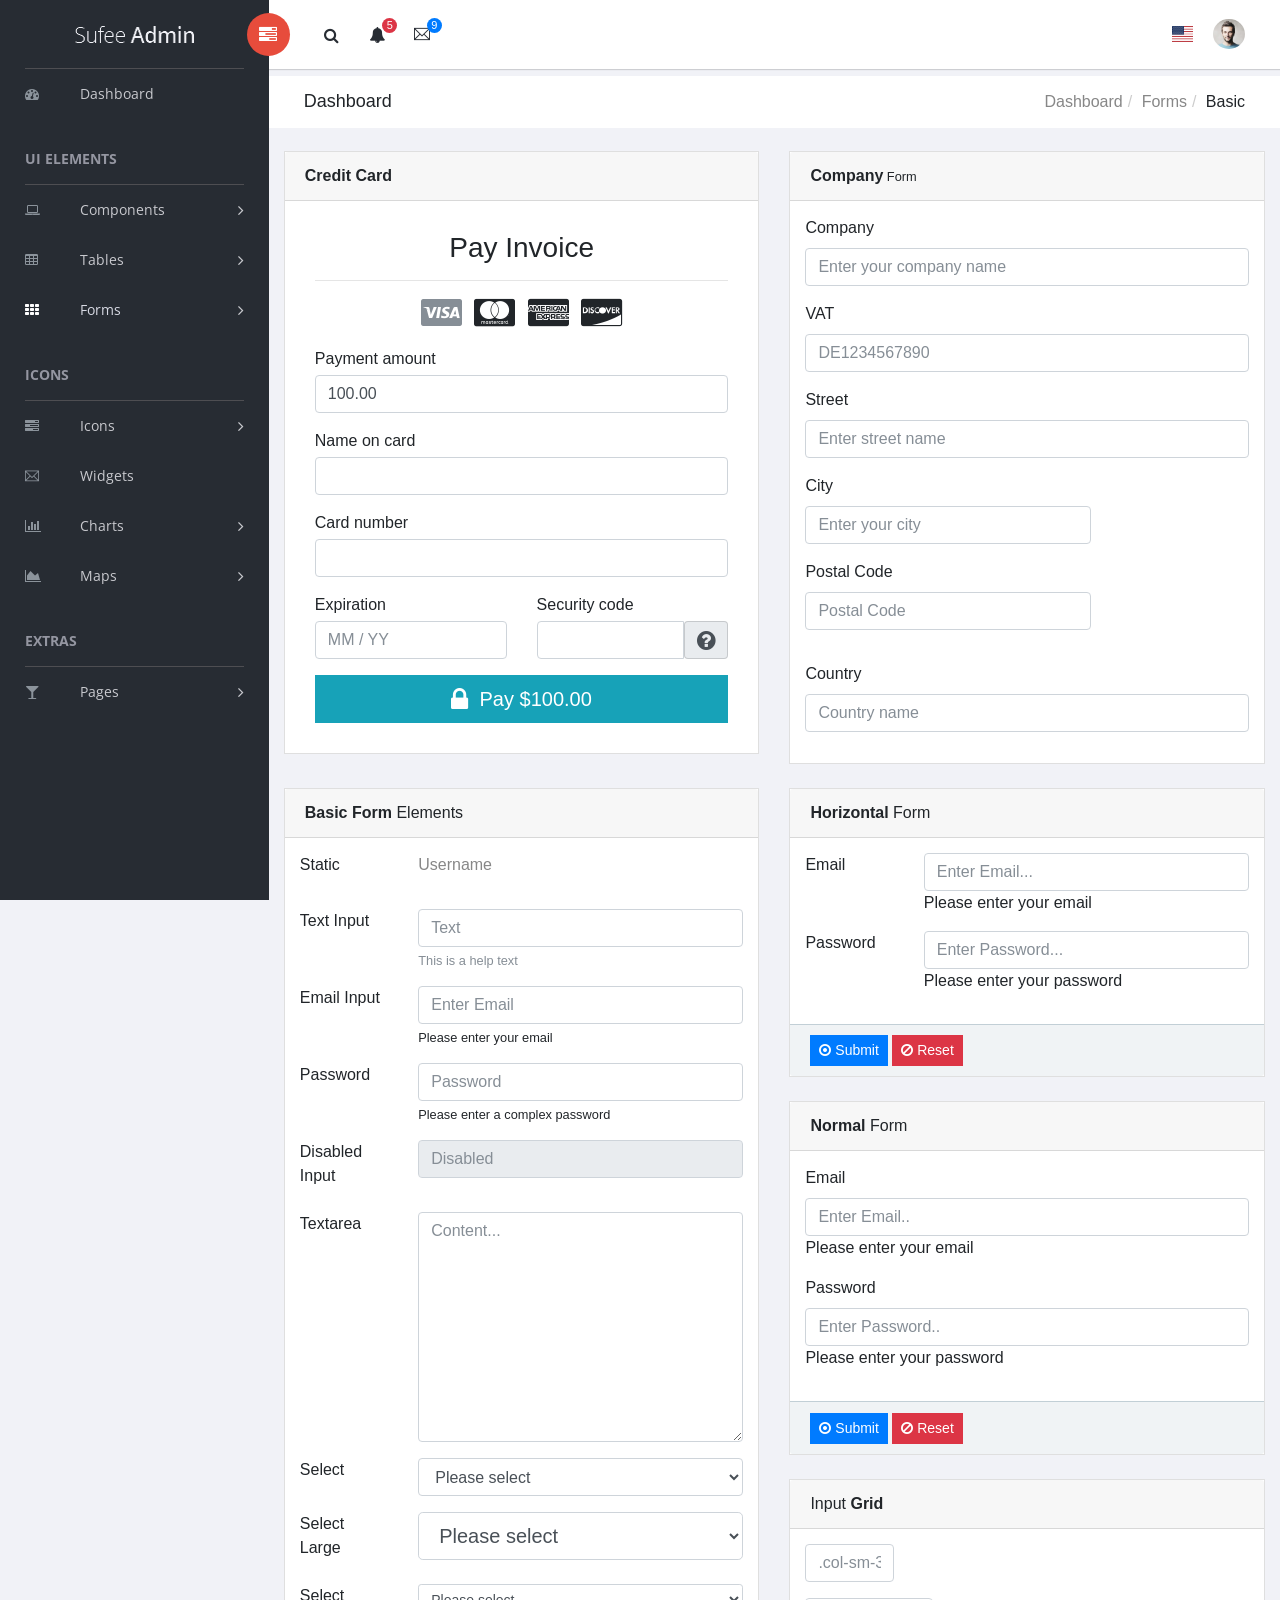
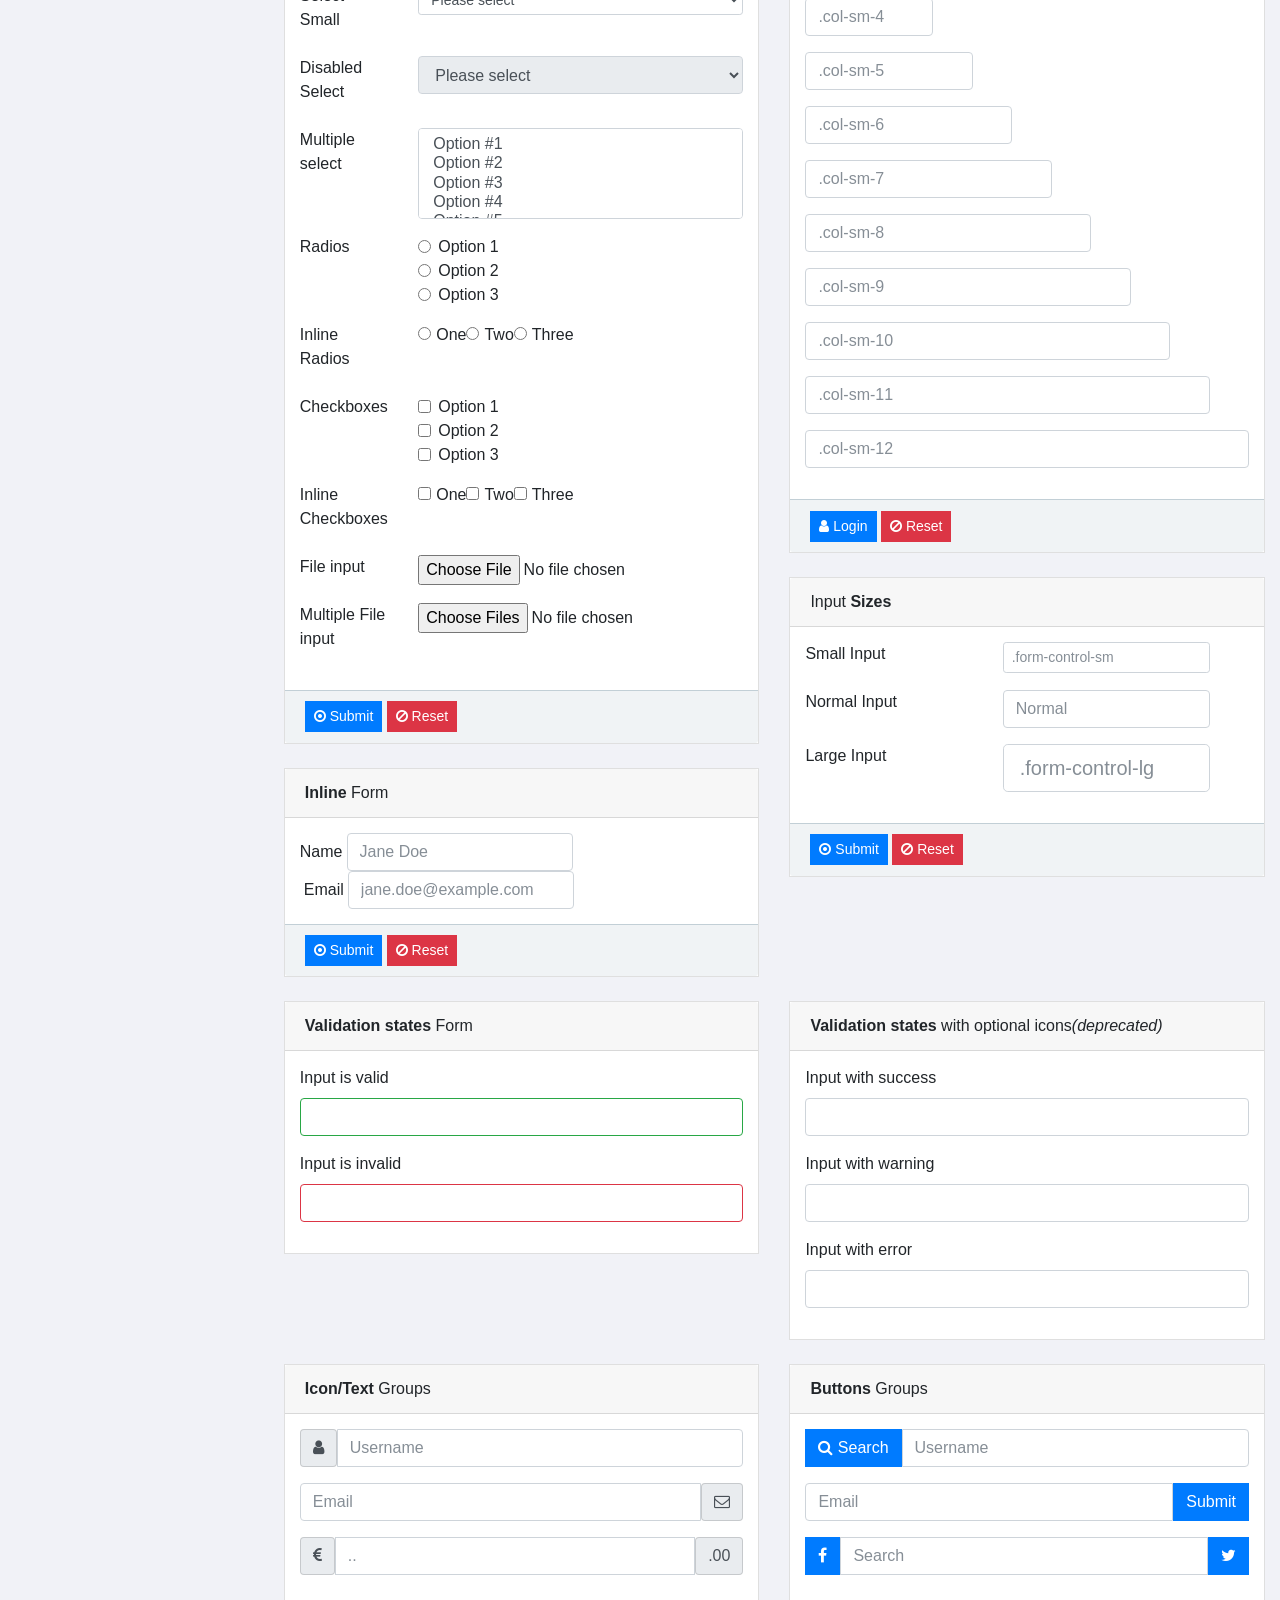
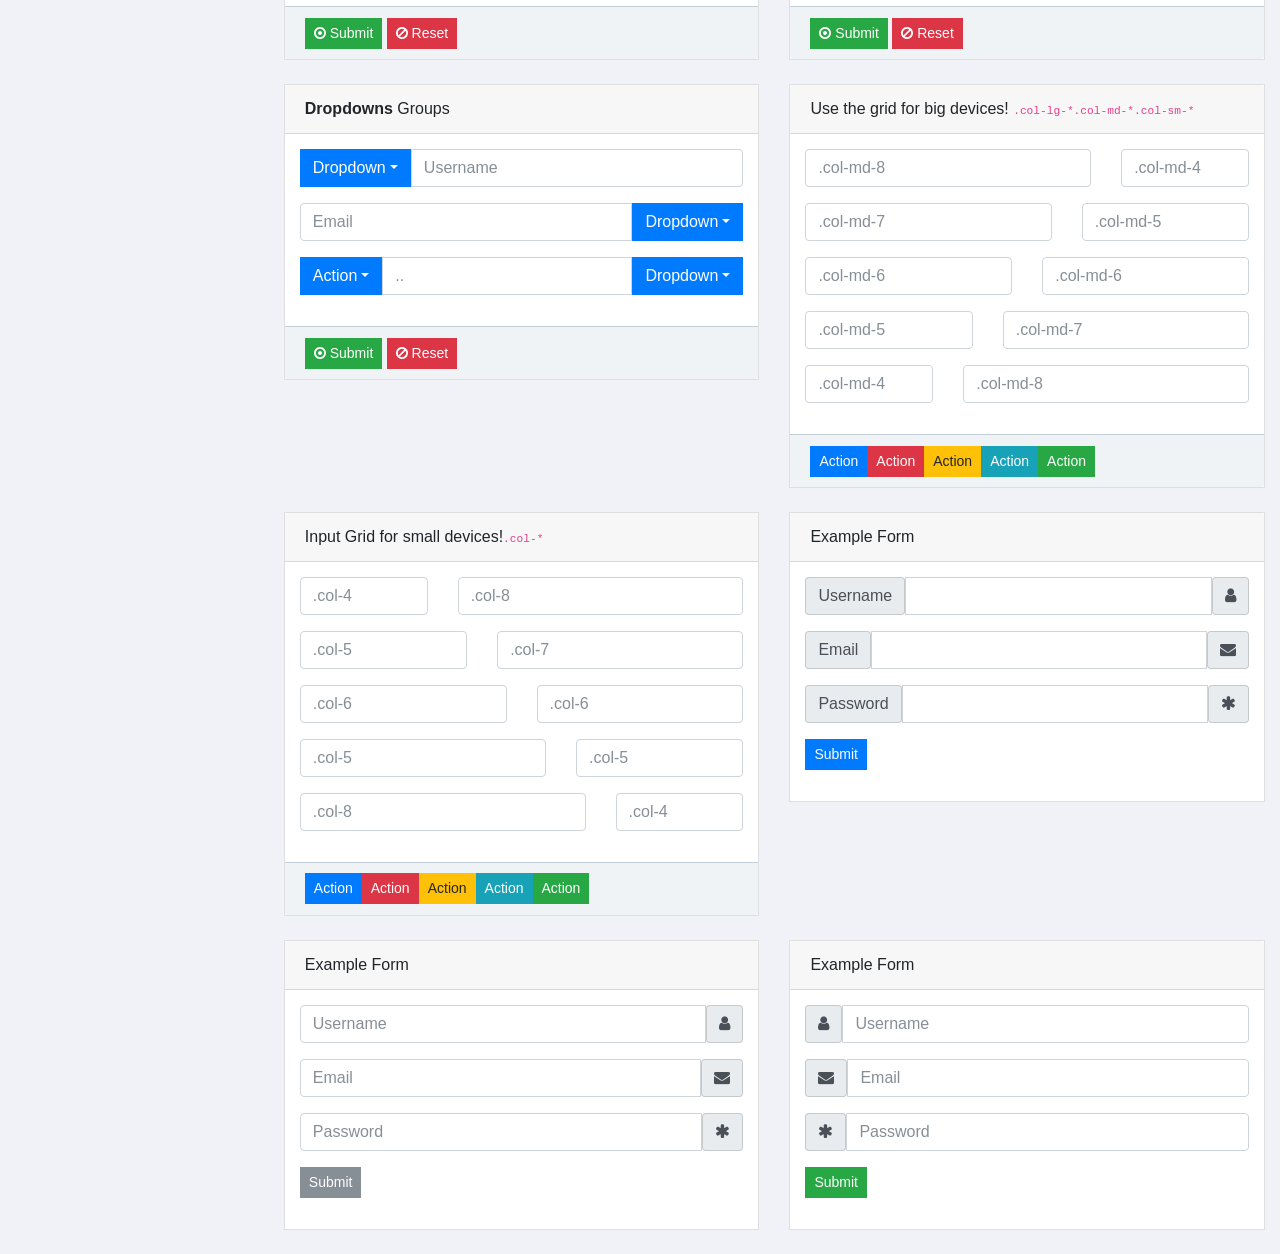
<file: public/html/forms-basic.html>
<!doctype html>
<!--[if lt IE 7]>      <html class="no-js lt-ie9 lt-ie8 lt-ie7" lang=""> <![endif]-->
<!--[if IE 7]>         <html class="no-js lt-ie9 lt-ie8" lang=""> <![endif]-->
<!--[if IE 8]>         <html class="no-js lt-ie9" lang=""> <![endif]-->
<!--[if gt IE 8]><!--> <html class="no-js" lang=""> <!--<![endif]-->
<head>
    <meta charset="utf-8">
    <meta http-equiv="X-UA-Compatible" content="IE=edge">
    <title>Sufee Admin - HTML5 Admin Template</title>
    <meta name="description" content="Sufee Admin - HTML5 Admin Template">
    <meta name="viewport" content="width=device-width, initial-scale=1">

    <link rel="apple-touch-icon" href="apple-icon.png">
    <link rel="shortcut icon" href="favicon.ico">

    <link rel="stylesheet" href="assets/css/normalize.css">
    <link rel="stylesheet" href="assets/css/bootstrap.min.css">
    <link rel="stylesheet" href="assets/css/font-awesome.min.css">
    <link rel="stylesheet" href="assets/css/themify-icons.css">
    <link rel="stylesheet" href="assets/css/flag-icon.min.css">
    <link rel="stylesheet" href="assets/css/cs-skin-elastic.css">
    <!-- <link rel="stylesheet" href="assets/css/bootstrap-select.less"> -->
    <link rel="stylesheet" href="assets/scss/style.css">

    <link href='https://fonts.googleapis.com/css?family=Open+Sans:400,600,700,800' rel='stylesheet' type='text/css'>

    <!-- <script type="text/javascript" src="https://cdn.jsdelivr.net/html5shiv/3.7.3/html5shiv.min.js"></script> -->

</head>
<body>
        <!-- Left Panel -->

    <aside id="left-panel" class="left-panel">
        <nav class="navbar navbar-expand-sm navbar-default">

            <div class="navbar-header">
                <button class="navbar-toggler" type="button" data-toggle="collapse" data-target="#main-menu" aria-controls="main-menu" aria-expanded="false" aria-label="Toggle navigation">
                    <i class="fa fa-bars"></i>
                </button>
                <a class="navbar-brand" href="./"><img src="images/logo.png" alt="Logo"></a>
                <a class="navbar-brand hidden" href="./"><img src="images/logo2.png" alt="Logo"></a>
            </div>

            <div id="main-menu" class="main-menu collapse navbar-collapse">
                <ul class="nav navbar-nav">
                    <li>
                        <a href="index.html"> <i class="menu-icon fa fa-dashboard"></i>Dashboard </a>
                    </li>
                    <h3 class="menu-title">UI elements</h3><!-- /.menu-title -->
                    <li class="menu-item-has-children dropdown">
                        <a href="#" class="dropdown-toggle" data-toggle="dropdown" aria-haspopup="true" aria-expanded="false"> <i class="menu-icon fa fa-laptop"></i>Components</a>
                        <ul class="sub-menu children dropdown-menu">
                            <li><i class="fa fa-puzzle-piece"></i><a href="ui-buttons.html">Buttons</a></li>
                            <li><i class="fa fa-id-badge"></i><a href="ui-badges.html">Badges</a></li>
                            <li><i class="fa fa-bars"></i><a href="ui-tabs.html">Tabs</a></li>
                            <li><i class="fa fa-share-square-o"></i><a href="ui-social-buttons.html">Social Buttons</a></li>
                            <li><i class="fa fa-id-card-o"></i><a href="ui-cards.html">Cards</a></li>
                            <li><i class="fa fa-exclamation-triangle"></i><a href="ui-alerts.html">Alerts</a></li>
                            <li><i class="fa fa-spinner"></i><a href="ui-progressbar.html">Progress Bars</a></li>
                            <li><i class="fa fa-fire"></i><a href="ui-modals.html">Modals</a></li>
                            <li><i class="fa fa-book"></i><a href="ui-switches.html">Switches</a></li>
                            <li><i class="fa fa-th"></i><a href="ui-grids.html">Grids</a></li>
                            <li><i class="fa fa-file-word-o"></i><a href="ui-typgraphy.html">Typography</a></li>
                        </ul>
                    </li>
                    <li class="menu-item-has-children dropdown">
                        <a href="#" class="dropdown-toggle" data-toggle="dropdown" aria-haspopup="true" aria-expanded="false"> <i class="menu-icon fa fa-table"></i>Tables</a>
                        <ul class="sub-menu children dropdown-menu">
                            <li><i class="fa fa-table"></i><a href="tables-basic.html">Basic Table</a></li>
                            <li><i class="fa fa-table"></i><a href="tables-data.html">Data Table</a></li>
                        </ul>
                    </li>
                    <li class="menu-item-has-children active dropdown">
                        <a href="#" class="dropdown-toggle" data-toggle="dropdown" aria-haspopup="true" aria-expanded="false"> <i class="menu-icon fa fa-th"></i>Forms</a>
                        <ul class="sub-menu children dropdown-menu">
                            <li><i class="menu-icon fa fa-th"></i><a href="forms-basic.html">Basic Form</a></li>
                            <li><i class="menu-icon fa fa-th"></i><a href="forms-advanced.html">Advanced Form</a></li>
                        </ul>
                    </li>

                    <h3 class="menu-title">Icons</h3><!-- /.menu-title -->

                    <li class="menu-item-has-children dropdown">
                        <a href="#" class="dropdown-toggle" data-toggle="dropdown" aria-haspopup="true" aria-expanded="false"> <i class="menu-icon fa fa-tasks"></i>Icons</a>
                        <ul class="sub-menu children dropdown-menu">
                            <li><i class="menu-icon fa fa-fort-awesome"></i><a href="font-fontawesome.html">Font Awesome</a></li>
                            <li><i class="menu-icon ti-themify-logo"></i><a href="font-themify.html">Themefy Icons</a></li>
                        </ul>
                    </li>
                    <li>
                        <a href="widgets.html"> <i class="menu-icon ti-email"></i>Widgets </a>
                    </li>
                    <li class="menu-item-has-children dropdown">
                        <a href="#" class="dropdown-toggle" data-toggle="dropdown" aria-haspopup="true" aria-expanded="false"> <i class="menu-icon fa fa-bar-chart"></i>Charts</a>
                        <ul class="sub-menu children dropdown-menu">
                            <li><i class="menu-icon fa fa-line-chart"></i><a href="charts-chartjs.html">Chart JS</a></li>
                            <li><i class="menu-icon fa fa-area-chart"></i><a href="charts-flot.html">Flot Chart</a></li>
                            <li><i class="menu-icon fa fa-pie-chart"></i><a href="charts-peity.html">Peity Chart</a></li>
                        </ul>
                    </li>

                    <li class="menu-item-has-children dropdown">
                        <a href="#" class="dropdown-toggle" data-toggle="dropdown" aria-haspopup="true" aria-expanded="false"> <i class="menu-icon fa fa-area-chart"></i>Maps</a>
                        <ul class="sub-menu children dropdown-menu">
                            <li><i class="menu-icon fa fa-map-o"></i><a href="maps-gmap.html">Google Maps</a></li>
                            <li><i class="menu-icon fa fa-street-view"></i><a href="maps-vector.html">Vector Maps</a></li>
                        </ul>
                    </li>
                    <h3 class="menu-title">Extras</h3><!-- /.menu-title -->
                    <li class="menu-item-has-children dropdown">
                        <a href="#" class="dropdown-toggle" data-toggle="dropdown" aria-haspopup="true" aria-expanded="false"> <i class="menu-icon fa fa-glass"></i>Pages</a>
                        <ul class="sub-menu children dropdown-menu">
                            <li><i class="menu-icon fa fa-sign-in"></i><a href="page-login.html">Login</a></li>
                            <li><i class="menu-icon fa fa-sign-in"></i><a href="page-register.html">Register</a></li>
                            <li><i class="menu-icon fa fa-paper-plane"></i><a href="pages-forget.html">Forget Pass</a></li>
                        </ul>
                    </li>
                </ul>
            </div><!-- /.navbar-collapse -->
        </nav>
    </aside><!-- /#left-panel -->

    <!-- Left Panel -->

    <!-- Right Panel -->

    <div id="right-panel" class="right-panel">

        <!-- Header-->
        <header id="header" class="header">

            <div class="header-menu">

                <div class="col-sm-7">
                    <a id="menuToggle" class="menutoggle pull-left"><i class="fa fa fa-tasks"></i></a>
                    <div class="header-left">
                        <button class="search-trigger"><i class="fa fa-search"></i></button>
                        <div class="form-inline">
                            <form class="search-form">
                                <input class="form-control mr-sm-2" type="text" placeholder="Search ..." aria-label="Search">
                                <button class="search-close" type="submit"><i class="fa fa-close"></i></button>
                            </form>
                        </div>

                        <div class="dropdown for-notification">
                          <button class="btn btn-secondary dropdown-toggle" type="button" id="notification" data-toggle="dropdown" aria-haspopup="true" aria-expanded="false">
                            <i class="fa fa-bell"></i>
                            <span class="count bg-danger">5</span>
                          </button>
                          <div class="dropdown-menu" aria-labelledby="notification">
                            <p class="red">You have 3 Notification</p>
                            <a class="dropdown-item media bg-flat-color-1" href="#">
                                <i class="fa fa-check"></i>
                                <p>Server #1 overloaded.</p>
                            </a>
                            <a class="dropdown-item media bg-flat-color-4" href="#">
                                <i class="fa fa-info"></i>
                                <p>Server #2 overloaded.</p>
                            </a>
                            <a class="dropdown-item media bg-flat-color-5" href="#">
                                <i class="fa fa-warning"></i>
                                <p>Server #3 overloaded.</p>
                            </a>
                          </div>
                        </div>

                        <div class="dropdown for-message">
                          <button class="btn btn-secondary dropdown-toggle" type="button"
                                id="message"
                                data-toggle="dropdown" aria-haspopup="true" aria-expanded="false">
                            <i class="ti-email"></i>
                            <span class="count bg-primary">9</span>
                          </button>
                          <div class="dropdown-menu" aria-labelledby="message">
                            <p class="red">You have 4 Mails</p>
                            <a class="dropdown-item media bg-flat-color-1" href="#">
                                <span class="photo media-left"><img alt="avatar" src="images/avatar/1.jpg"></span>
                                <span class="message media-body">
                                    <span class="name float-left">Jonathan Smith</span>
                                    <span class="time float-right">Just now</span>
                                        <p>Hello, this is an example msg</p>
                                </span>
                            </a>
                            <a class="dropdown-item media bg-flat-color-4" href="#">
                                <span class="photo media-left"><img alt="avatar" src="images/avatar/2.jpg"></span>
                                <span class="message media-body">
                                    <span class="name float-left">Jack Sanders</span>
                                    <span class="time float-right">5 minutes ago</span>
                                        <p>Lorem ipsum dolor sit amet, consectetur</p>
                                </span>
                            </a>
                            <a class="dropdown-item media bg-flat-color-5" href="#">
                                <span class="photo media-left"><img alt="avatar" src="images/avatar/3.jpg"></span>
                                <span class="message media-body">
                                    <span class="name float-left">Cheryl Wheeler</span>
                                    <span class="time float-right">10 minutes ago</span>
                                        <p>Hello, this is an example msg</p>
                                </span>
                            </a>
                            <a class="dropdown-item media bg-flat-color-3" href="#">
                                <span class="photo media-left"><img alt="avatar" src="images/avatar/4.jpg"></span>
                                <span class="message media-body">
                                    <span class="name float-left">Rachel Santos</span>
                                    <span class="time float-right">15 minutes ago</span>
                                        <p>Lorem ipsum dolor sit amet, consectetur</p>
                                </span>
                            </a>
                          </div>
                        </div>
                    </div>
                </div>

                <div class="col-sm-5">
                    <div class="user-area dropdown float-right">
                        <a href="#" class="dropdown-toggle" data-toggle="dropdown" aria-haspopup="true" aria-expanded="false">
                            <img class="user-avatar rounded-circle" src="images/admin.jpg" alt="User Avatar">
                        </a>

                        <div class="user-menu dropdown-menu">
                                <a class="nav-link" href="#"><i class="fa fa- user"></i>My Profile</a>

                                <a class="nav-link" href="#"><i class="fa fa- user"></i>Notifications <span class="count">13</span></a>

                                <a class="nav-link" href="#"><i class="fa fa -cog"></i>Settings</a>

                                <a class="nav-link" href="#"><i class="fa fa-power -off"></i>Logout</a>
                        </div>
                    </div>

                    <div class="language-select dropdown" id="language-select">
                        <a class="dropdown-toggle" href="#" data-toggle="dropdown"  id="language" aria-haspopup="true" aria-expanded="true">
                            <i class="flag-icon flag-icon-us"></i>
                        </a>
                        <div class="dropdown-menu" aria-labelledby="language" >
                            <div class="dropdown-item">
                                <span class="flag-icon flag-icon-fr"></span>
                            </div>
                            <div class="dropdown-item">
                                <i class="flag-icon flag-icon-es"></i>
                            </div>
                            <div class="dropdown-item">
                                <i class="flag-icon flag-icon-us"></i>
                            </div>
                            <div class="dropdown-item">
                                <i class="flag-icon flag-icon-it"></i>
                            </div>
                        </div>
                    </div>

                </div>
            </div>

        </header><!-- /header -->
        <!-- Header-->

        <div class="breadcrumbs">
            <div class="col-sm-4">
                <div class="page-header float-left">
                    <div class="page-title">
                        <h1>Dashboard</h1>
                    </div>
                </div>
            </div>
            <div class="col-sm-8">
                <div class="page-header float-right">
                    <div class="page-title">
                        <ol class="breadcrumb text-right">
                            <li><a href="#">Dashboard</a></li>
                            <li><a href="#">Forms</a></li>
                            <li class="active">Basic</li>
                        </ol>
                    </div>
                </div>
            </div>
        </div>

        <div class="content mt-3">
            <div class="animated fadeIn">


                <div class="row">
                  <div class="col-lg-6">
                    <div class="card">
                        <div class="card-header">
                            <strong class="card-title">Credit Card</strong>
                        </div>
                        <div class="card-body">
                          <!-- Credit Card -->
                          <div id="pay-invoice">
                              <div class="card-body">
                                  <div class="card-title">
                                      <h3 class="text-center">Pay Invoice</h3>
                                  </div>
                                  <hr>
                                  <form action="" method="post" novalidate="novalidate">
                                      <div class="form-group text-center">
                                          <ul class="list-inline">
                                              <li class="list-inline-item"><i class="text-muted fa fa-cc-visa fa-2x"></i></li>
                                              <li class="list-inline-item"><i class="fa fa-cc-mastercard fa-2x"></i></li>
                                              <li class="list-inline-item"><i class="fa fa-cc-amex fa-2x"></i></li>
                                              <li class="list-inline-item"><i class="fa fa-cc-discover fa-2x"></i></li>
                                          </ul>
                                      </div>
                                      <div class="form-group">
                                          <label for="cc-payment" class="control-label mb-1">Payment amount</label>
                                          <input id="cc-pament" name="cc-payment" type="text" class="form-control" aria-required="true" aria-invalid="false" value="100.00">
                                      </div>
                                      <div class="form-group has-success">
                                          <label for="cc-name" class="control-label mb-1">Name on card</label>
                                          <input id="cc-name" name="cc-name" type="text" class="form-control cc-name valid" data-val="true" data-val-required="Please enter the name on card" autocomplete="cc-name" aria-required="true" aria-invalid="false" aria-describedby="cc-name-error">
                                          <span class="help-block field-validation-valid" data-valmsg-for="cc-name" data-valmsg-replace="true"></span>
                                      </div>
                                      <div class="form-group">
                                          <label for="cc-number" class="control-label mb-1">Card number</label>
                                          <input id="cc-number" name="cc-number" type="tel" class="form-control cc-number identified visa" value="" data-val="true" data-val-required="Please enter the card number" data-val-cc-number="Please enter a valid card number" autocomplete="cc-number">
                                          <span class="help-block" data-valmsg-for="cc-number" data-valmsg-replace="true"></span>
                                      </div>
                                      <div class="row">
                                          <div class="col-6">
                                              <div class="form-group">
                                                  <label for="cc-exp" class="control-label mb-1">Expiration</label>
                                                  <input id="cc-exp" name="cc-exp" type="tel" class="form-control cc-exp" value="" data-val="true" data-val-required="Please enter the card expiration" data-val-cc-exp="Please enter a valid month and year" placeholder="MM / YY" autocomplete="cc-exp">
                                                  <span class="help-block" data-valmsg-for="cc-exp" data-valmsg-replace="true"></span>
                                              </div>
                                          </div>
                                          <div class="col-6">
                                              <label for="x_card_code" class="control-label mb-1">Security code</label>
                                              <div class="input-group">
                                                  <input id="x_card_code" name="x_card_code" type="tel" class="form-control cc-cvc" value="" data-val="true" data-val-required="Please enter the security code" data-val-cc-cvc="Please enter a valid security code" autocomplete="off">
                                                  <div class="input-group-addon">
                                                      <span class="fa fa-question-circle fa-lg" data-toggle="popover" data-container="body" data-html="true" data-title="Security Code"
                                                      data-content="<div class='text-center one-card'>The 3 digit code on back of the card..<div class='visa-mc-cvc-preview'></div></div>"
                                                      data-trigger="hover"></span>
                                                  </div>
                                              </div>
                                          </div>
                                      </div>
                                      <div>
                                          <button id="payment-button" type="submit" class="btn btn-lg btn-info btn-block">
                                              <i class="fa fa-lock fa-lg"></i>&nbsp;
                                              <span id="payment-button-amount">Pay $100.00</span>
                                              <span id="payment-button-sending" style="display:none;">Sending…</span>
                                          </button>
                                      </div>
                                  </form>
                              </div>
                          </div>

                        </div>
                    </div> <!-- .card -->

                  </div><!--/.col-->

                  <div class="col-lg-6">
                    <div class="card">
                      <div class="card-header"><strong>Company</strong><small> Form</small></div>
                      <div class="card-body card-block">
                        <div class="form-group"><label for="company" class=" form-control-label">Company</label><input type="text" id="company" placeholder="Enter your company name" class="form-control"></div>
                        <div class="form-group"><label for="vat" class=" form-control-label">VAT</label><input type="text" id="vat" placeholder="DE1234567890" class="form-control"></div>
                        <div class="form-group"><label for="street" class=" form-control-label">Street</label><input type="text" id="street" placeholder="Enter street name" class="form-control"></div>
                        <div class="row form-group">
                          <div class="col-8">
                            <div class="form-group"><label for="city" class=" form-control-label">City</label><input type="text" id="city" placeholder="Enter your city" class="form-control"></div>
                          </div>
                          <div class="col-8">
                            <div class="form-group"><label for="postal-code" class=" form-control-label">Postal Code</label><input type="text" id="postal-code" placeholder="Postal Code" class="form-control"></div>
                          </div>
                        </div>
                        <div class="form-group"><label for="country" class=" form-control-label">Country</label><input type="text" id="country" placeholder="Country name" class="form-control"></div>
                      </div>
                    </div>
                  </div>

                  <div class="col-lg-6">
                    <div class="card">
                      <div class="card-header">
                        <strong>Basic Form</strong> Elements
                      </div>
                      <div class="card-body card-block">
                        <form action="" method="post" enctype="multipart/form-data" class="form-horizontal">
                          <div class="row form-group">
                            <div class="col col-md-3"><label class=" form-control-label">Static</label></div>
                            <div class="col-12 col-md-9">
                              <p class="form-control-static">Username</p>
                            </div>
                          </div>
                          <div class="row form-group">
                            <div class="col col-md-3"><label for="text-input" class=" form-control-label">Text Input</label></div>
                            <div class="col-12 col-md-9"><input type="text" id="text-input" name="text-input" placeholder="Text" class="form-control"><small class="form-text text-muted">This is a help text</small></div>
                          </div>
                          <div class="row form-group">
                            <div class="col col-md-3"><label for="email-input" class=" form-control-label">Email Input</label></div>
                            <div class="col-12 col-md-9"><input type="email" id="email-input" name="email-input" placeholder="Enter Email" class="form-control"><small class="help-block form-text">Please enter your email</small></div>
                          </div>
                          <div class="row form-group">
                            <div class="col col-md-3"><label for="password-input" class=" form-control-label">Password</label></div>
                            <div class="col-12 col-md-9"><input type="password" id="password-input" name="password-input" placeholder="Password" class="form-control"><small class="help-block form-text">Please enter a complex password</small></div>
                          </div>
                          <div class="row form-group">
                            <div class="col col-md-3"><label for="disabled-input" class=" form-control-label">Disabled Input</label></div>
                            <div class="col-12 col-md-9"><input type="text" id="disabled-input" name="disabled-input" placeholder="Disabled" disabled="" class="form-control"></div>
                          </div>
                          <div class="row form-group">
                            <div class="col col-md-3"><label for="textarea-input" class=" form-control-label">Textarea</label></div>
                            <div class="col-12 col-md-9"><textarea name="textarea-input" id="textarea-input" rows="9" placeholder="Content..." class="form-control"></textarea></div>
                          </div>
                          <div class="row form-group">
                            <div class="col col-md-3"><label for="select" class=" form-control-label">Select</label></div>
                            <div class="col-12 col-md-9">
                              <select name="select" id="select" class="form-control">
                                <option value="0">Please select</option>
                                <option value="1">Option #1</option>
                                <option value="2">Option #2</option>
                                <option value="3">Option #3</option>
                              </select>
                            </div>
                          </div>
                          <div class="row form-group">
                            <div class="col col-md-3"><label for="selectLg" class=" form-control-label">Select Large</label></div>
                            <div class="col-12 col-md-9">
                              <select name="selectLg" id="selectLg" class="form-control-lg form-control">
                                <option value="0">Please select</option>
                                <option value="1">Option #1</option>
                                <option value="2">Option #2</option>
                                <option value="3">Option #3</option>
                              </select>
                            </div>
                          </div>
                          <div class="row form-group">
                            <div class="col col-md-3"><label for="selectSm" class=" form-control-label">Select Small</label></div>
                            <div class="col-12 col-md-9">
                              <select name="selectSm" id="SelectLm" class="form-control-sm form-control">
                                <option value="0">Please select</option>
                                <option value="1">Option #1</option>
                                <option value="2">Option #2</option>
                                <option value="3">Option #3</option>
                                <option value="4">Option #4</option>
                                <option value="5">Option #5</option>
                              </select>
                            </div>
                          </div>
                          <div class="row form-group">
                            <div class="col col-md-3"><label for="disabledSelect" class=" form-control-label">Disabled Select</label></div>
                            <div class="col-12 col-md-9">
                              <select name="disabledSelect" id="disabledSelect" disabled="" class="form-control">
                                <option value="0">Please select</option>
                                <option value="1">Option #1</option>
                                <option value="2">Option #2</option>
                                <option value="3">Option #3</option>
                              </select>
                            </div>
                          </div>
                          <div class="row form-group">
                            <div class="col col-md-3"><label for="multiple-select" class=" form-control-label">Multiple select</label></div>
                            <div class="col col-md-9">
                              <select name="multiple-select" id="multiple-select" multiple="" class="form-control">
                                <option value="1">Option #1</option>
                                <option value="2">Option #2</option>
                                <option value="3">Option #3</option>
                                <option value="4">Option #4</option>
                                <option value="5">Option #5</option>
                                <option value="6">Option #6</option>
                                <option value="7">Option #7</option>
                                <option value="8">Option #8</option>
                                <option value="9">Option #9</option>
                                <option value="10">Option #10</option>
                              </select>
                            </div>
                          </div>
                          <div class="row form-group">
                            <div class="col col-md-3"><label class=" form-control-label">Radios</label></div>
                            <div class="col col-md-9">
                              <div class="form-check">
                                <div class="radio">
                                  <label for="radio1" class="form-check-label ">
                                    <input type="radio" id="radio1" name="radios" value="option1" class="form-check-input">Option 1
                                  </label>
                                </div>
                                <div class="radio">
                                  <label for="radio2" class="form-check-label ">
                                    <input type="radio" id="radio2" name="radios" value="option2" class="form-check-input">Option 2
                                  </label>
                                </div>
                                <div class="radio">
                                  <label for="radio3" class="form-check-label ">
                                    <input type="radio" id="radio3" name="radios" value="option3" class="form-check-input">Option 3
                                  </label>
                                </div>
                              </div>
                            </div>
                          </div>
                          <div class="row form-group">
                            <div class="col col-md-3"><label class=" form-control-label">Inline Radios</label></div>
                            <div class="col col-md-9">
                              <div class="form-check-inline form-check">
                                <label for="inline-radio1" class="form-check-label ">
                                  <input type="radio" id="inline-radio1" name="inline-radios" value="option1" class="form-check-input">One
                                </label>
                                <label for="inline-radio2" class="form-check-label ">
                                  <input type="radio" id="inline-radio2" name="inline-radios" value="option2" class="form-check-input">Two
                                </label>
                                <label for="inline-radio3" class="form-check-label ">
                                  <input type="radio" id="inline-radio3" name="inline-radios" value="option3" class="form-check-input">Three
                                </label>
                              </div>
                            </div>
                          </div>
                          <div class="row form-group">
                            <div class="col col-md-3"><label class=" form-control-label">Checkboxes</label></div>
                            <div class="col col-md-9">
                              <div class="form-check">
                                <div class="checkbox">
                                  <label for="checkbox1" class="form-check-label ">
                                    <input type="checkbox" id="checkbox1" name="checkbox1" value="option1" class="form-check-input">Option 1
                                  </label>
                                </div>
                                <div class="checkbox">
                                  <label for="checkbox2" class="form-check-label ">
                                    <input type="checkbox" id="checkbox2" name="checkbox2" value="option2" class="form-check-input"> Option 2
                                  </label>
                                </div>
                                <div class="checkbox">
                                  <label for="checkbox3" class="form-check-label ">
                                    <input type="checkbox" id="checkbox3" name="checkbox3" value="option3" class="form-check-input"> Option 3
                                  </label>
                                </div>
                              </div>
                            </div>
                          </div>
                          <div class="row form-group">
                            <div class="col col-md-3"><label class=" form-control-label">Inline Checkboxes</label></div>
                            <div class="col col-md-9">
                              <div class="form-check-inline form-check">
                                <label for="inline-checkbox1" class="form-check-label ">
                                  <input type="checkbox" id="inline-checkbox1" name="inline-checkbox1" value="option1" class="form-check-input">One
                                </label>
                                <label for="inline-checkbox2" class="form-check-label ">
                                  <input type="checkbox" id="inline-checkbox2" name="inline-checkbox2" value="option2" class="form-check-input">Two
                                </label>
                                <label for="inline-checkbox3" class="form-check-label ">
                                  <input type="checkbox" id="inline-checkbox3" name="inline-checkbox3" value="option3" class="form-check-input">Three
                                </label>
                              </div>
                            </div>
                          </div>
                          <div class="row form-group">
                            <div class="col col-md-3"><label for="file-input" class=" form-control-label">File input</label></div>
                            <div class="col-12 col-md-9"><input type="file" id="file-input" name="file-input" class="form-control-file"></div>
                          </div>
                          <div class="row form-group">
                            <div class="col col-md-3"><label for="file-multiple-input" class=" form-control-label">Multiple File input</label></div>
                            <div class="col-12 col-md-9"><input type="file" id="file-multiple-input" name="file-multiple-input" multiple="" class="form-control-file"></div>
                          </div>
                        </form>
                      </div>
                      <div class="card-footer">
                        <button type="submit" class="btn btn-primary btn-sm">
                          <i class="fa fa-dot-circle-o"></i> Submit
                        </button>
                        <button type="reset" class="btn btn-danger btn-sm">
                          <i class="fa fa-ban"></i> Reset
                        </button>
                      </div>
                    </div>
                    <div class="card">
                      <div class="card-header">
                        <strong>Inline</strong> Form
                      </div>
                      <div class="card-body card-block">
                        <form action="" method="post" class="form-inline">
                          <div class="form-group"><label for="exampleInputName2" class="pr-1  form-control-label">Name</label><input type="text" id="exampleInputName2" placeholder="Jane Doe" required="" class="form-control"></div>
                          <div class="form-group"><label for="exampleInputEmail2" class="px-1  form-control-label">Email</label><input type="email" id="exampleInputEmail2" placeholder="jane.doe@example.com" required="" class="form-control"></div>
                        </form>
                      </div>
                      <div class="card-footer">
                        <button type="submit" class="btn btn-primary btn-sm">
                          <i class="fa fa-dot-circle-o"></i> Submit
                        </button>
                        <button type="reset" class="btn btn-danger btn-sm">
                          <i class="fa fa-ban"></i> Reset
                        </button>
                      </div>
                    </div>
                  </div>

                  <div class="col-lg-6">
                    <div class="card">
                      <div class="card-header">
                        <strong>Horizontal</strong> Form
                      </div>
                      <div class="card-body card-block">
                        <form action="" method="post" class="form-horizontal">
                          <div class="row form-group">
                            <div class="col col-md-3"><label for="hf-email" class=" form-control-label">Email</label></div>
                            <div class="col-12 col-md-9"><input type="email" id="hf-email" name="hf-email" placeholder="Enter Email..." class="form-control"><span class="help-block">Please enter your email</span></div>
                          </div>
                          <div class="row form-group">
                            <div class="col col-md-3"><label for="hf-password" class=" form-control-label">Password</label></div>
                            <div class="col-12 col-md-9"><input type="password" id="hf-password" name="hf-password" placeholder="Enter Password..." class="form-control"><span class="help-block">Please enter your password</span></div>
                          </div>
                        </form>
                      </div>
                      <div class="card-footer">
                        <button type="submit" class="btn btn-primary btn-sm">
                          <i class="fa fa-dot-circle-o"></i> Submit
                        </button>
                        <button type="reset" class="btn btn-danger btn-sm">
                          <i class="fa fa-ban"></i> Reset
                        </button>
                      </div>
                    </div>
                    <div class="card">
                      <div class="card-header">
                        <strong>Normal</strong> Form
                      </div>
                      <div class="card-body card-block">
                        <form action="" method="post" class="">
                          <div class="form-group"><label for="nf-email" class=" form-control-label">Email</label><input type="email" id="nf-email" name="nf-email" placeholder="Enter Email.." class="form-control"><span class="help-block">Please enter your email</span></div>
                          <div class="form-group"><label for="nf-password" class=" form-control-label">Password</label><input type="password" id="nf-password" name="nf-password" placeholder="Enter Password.." class="form-control"><span class="help-block">Please enter your password</span></div>
                        </form>
                      </div>
                      <div class="card-footer">
                        <button type="submit" class="btn btn-primary btn-sm">
                          <i class="fa fa-dot-circle-o"></i> Submit
                        </button>
                        <button type="reset" class="btn btn-danger btn-sm">
                          <i class="fa fa-ban"></i> Reset
                        </button>
                      </div>
                    </div>
                    <div class="card">
                      <div class="card-header">
                        Input <strong>Grid</strong>
                      </div>
                      <div class="card-body card-block">
                        <form action="" method="post" class="form-horizontal">
                          <div class="row form-group">
                            <div class="col col-sm-3"><input type="text" placeholder=".col-sm-3" class="form-control"></div>
                          </div>
                          <div class="row form-group">
                            <div class="col col-sm-4"><input type="text" placeholder=".col-sm-4" class="form-control"></div>
                          </div>
                          <div class="row form-group">
                            <div class="col col-sm-5"><input type="text" placeholder=".col-sm-5" class="form-control"></div>
                          </div>
                          <div class="row form-group">
                            <div class="col col-sm-6"><input type="text" placeholder=".col-sm-6" class="form-control"></div>
                          </div>
                          <div class="row form-group">
                            <div class="col col-sm-7"><input type="text" placeholder=".col-sm-7" class="form-control"></div>
                          </div>
                          <div class="row form-group">
                            <div class="col col-sm-8"><input type="text" placeholder=".col-sm-8" class="form-control"></div>
                          </div>
                          <div class="row form-group">
                            <div class="col col-sm-9"><input type="text" placeholder=".col-sm-9" class="form-control"></div>
                          </div>
                          <div class="row form-group">
                            <div class="col col-sm-10"><input type="text" placeholder=".col-sm-10" class="form-control"></div>
                          </div>
                          <div class="row form-group">
                            <div class="col col-sm-11"><input type="text" placeholder=".col-sm-11" class="form-control"></div>
                          </div>
                          <div class="row form-group">
                            <div class="col col-sm-12"><input type="text" placeholder=".col-sm-12" class="form-control"></div>
                          </div>
                        </form>
                      </div>
                      <div class="card-footer">
                        <button type="submit" class="btn btn-primary btn-sm">
                          <i class="fa fa-user"></i> Login
                        </button>
                        <button type="reset" class="btn btn-danger btn-sm">
                          <i class="fa fa-ban"></i> Reset
                        </button>
                      </div>
                    </div>
                    <div class="card">
                      <div class="card-header">
                        Input <strong>Sizes</strong>
                      </div>
                      <div class="card-body card-block">
                        <form action="" method="post" class="form-horizontal">
                          <div class="row form-group">
                            <div class="col col-sm-5"><label for="input-small" class=" form-control-label">Small Input</label></div>
                            <div class="col col-sm-6"><input type="text" id="input-small" name="input-small" placeholder=".form-control-sm" class="input-sm form-control-sm form-control"></div>
                          </div>
                          <div class="row form-group">
                            <div class="col col-sm-5"><label for="input-normal" class=" form-control-label">Normal Input</label></div>
                            <div class="col col-sm-6"><input type="text" id="input-normal" name="input-normal" placeholder="Normal" class="form-control"></div>
                          </div>
                          <div class="row form-group">
                            <div class="col col-sm-5"><label for="input-large" class=" form-control-label">Large Input</label></div>
                            <div class="col col-sm-6"><input type="text" id="input-large" name="input-large" placeholder=".form-control-lg" class="input-lg form-control-lg form-control"></div>
                          </div>
                        </form>
                      </div>
                      <div class="card-footer">
                        <button type="submit" class="btn btn-primary btn-sm">
                          <i class="fa fa-dot-circle-o"></i> Submit
                        </button>
                        <button type="reset" class="btn btn-danger btn-sm">
                          <i class="fa fa-ban"></i> Reset
                        </button>
                      </div>
                    </div>
                  </div>

                  <div class="col-lg-6">
                    <div class="card">
                      <div class="card-header">
                        <strong>Validation states</strong> Form
                      </div>
                      <div class="card-body card-block">
                        <div class="has-success form-group"><label for="inputIsValid" class=" form-control-label">Input is valid</label><input type="text" id="inputIsValid" class="is-valid form-control-success form-control"></div>
                        <div class="has-warning form-group"><label for="inputIsInvalid" class=" form-control-label">Input is invalid</label><input type="text" id="inputIsInvalid" class="is-invalid form-control"></div>
                      </div>
                    </div>
                  </div>

                  <div class="col-lg-6">
                    <div class="card">
                      <div class="card-header">
                        <strong>Validation states</strong> with optional icons<em>(deprecated)</em>
                      </div>
                      <div class="card-body card-block">
                        <div class="has-success form-group"><label for="inputSuccess2i" class=" form-control-label">Input with success</label><input type="text" id="inputSuccess2i" class="form-control-success form-control"></div>
                        <div class="has-warning form-group"><label for="inputWarning2i" class=" form-control-label">Input with warning</label><input type="text" id="inputWarning2i" class="form-control-warning form-control"></div>
                        <div class="has-danger has-feedback form-group"><label for="inputError2i" class=" form-control-label">Input with error</label><input type="text" id="inputError2i" class="form-control-danger form-control"></div>
                      </div>
                    </div>
                  </div>

                  <div class="col-lg-6">
                    <div class="card">
                      <div class="card-header">
                        <strong>Icon/Text</strong> Groups
                      </div>
                      <div class="card-body card-block">
                        <form action="" method="post" class="form-horizontal">
                          <div class="row form-group">
                            <div class="col col-md-12">
                              <div class="input-group">
                                <div class="input-group-addon"><i class="fa fa-user"></i></div>
                                <input type="text" id="input1-group1" name="input1-group1" placeholder="Username" class="form-control">
                              </div>
                            </div>
                          </div>
                          <div class="row form-group">
                            <div class="col col-md-12">
                              <div class="input-group">
                                <input type="email" id="input2-group1" name="input2-group1" placeholder="Email" class="form-control">
                                <div class="input-group-addon"><i class="fa fa-envelope-o"></i></div>
                              </div>
                            </div>
                          </div>
                          <div class="row form-group">
                            <div class="col col-md-12">
                              <div class="input-group">
                                <div class="input-group-addon"><i class="fa fa-euro"></i></div>
                                <input type="text" id="input3-group1" name="input3-group1" placeholder=".." class="form-control">
                                <div class="input-group-addon">.00</div>
                              </div>
                            </div>
                          </div>
                        </form>
                      </div>
                      <div class="card-footer">
                        <button type="submit" class="btn btn-success btn-sm">
                          <i class="fa fa-dot-circle-o"></i> Submit
                        </button>
                        <button type="reset" class="btn btn-danger btn-sm">
                          <i class="fa fa-ban"></i> Reset
                        </button>
                      </div>
                    </div>
                  </div>

                  <div class="col-lg-6">
                    <div class="card">
                      <div class="card-header">
                        <strong>Buttons</strong> Groups
                      </div>
                      <div class="card-body card-block">
                        <form action="" method="post" class="form-horizontal">
                          <div class="row form-group">
                            <div class="col col-md-12">
                              <div class="input-group">
                                <div class="input-group-btn">
                                  <button class="btn btn-primary">
                                    <i class="fa fa-search"></i> Search
                                  </button>
                                </div>
                                <input type="text" id="input1-group2" name="input1-group2" placeholder="Username" class="form-control">
                              </div>
                            </div>
                          </div>
                          <div class="row form-group">
                            <div class="col col-md-12">
                              <div class="input-group">
                                <input type="email" id="input2-group2" name="input2-group2" placeholder="Email" class="form-control">
                                <div class="input-group-btn"><button class="btn btn-primary">Submit</button></div>
                              </div>
                            </div>
                          </div>
                          <div class="row form-group">
                            <div class="col col-md-12">
                              <div class="input-group">
                                <div class="input-group-btn"><button class="btn btn-primary"><i class="fa fa-facebook"></i></button></div>
                                <input type="text" id="input3-group2" name="input3-group2" placeholder="Search" class="form-control">
                                <div class="input-group-btn"><button class="btn btn-primary"><i class="fa fa-twitter"></i></button></div>
                              </div>
                            </div>
                          </div>
                        </form>
                      </div>
                      <div class="card-footer">
                        <button type="submit" class="btn btn-success btn-sm">
                          <i class="fa fa-dot-circle-o"></i> Submit
                        </button>
                        <button type="reset" class="btn btn-danger btn-sm">
                          <i class="fa fa-ban"></i> Reset
                        </button>
                      </div>
                    </div>
                  </div>

                  <div class="col-lg-6">
                    <div class="card">
                      <div class="card-header">
                        <strong>Dropdowns</strong> Groups
                      </div>
                      <div class="card-body card-block">
                        <form class="form-horizontal">
                          <div class="row form-group">
                            <div class="col col-md-12">
                              <div class="input-group">
                                <div class="input-group-btn">
                                  <div class="btn-group">
                                    <button type="button" data-toggle="dropdown" aria-haspopup="true" aria-expanded="false" class="dropdown-toggle btn btn-primary">Dropdown</button>
                                    <div tabindex="-1" aria-hidden="true" role="menu" class="dropdown-menu">
                                      <button type="button" tabindex="0" class="dropdown-item">Action</button><button type="button" tabindex="0" class="dropdown-item">Another Action</button><button type="button" tabindex="0" class="dropdown-item">Something else here</button>
                                      <div tabindex="-1" class="dropdown-divider"></div>
                                      <button type="button" tabindex="0" class="dropdown-item">Separated link</button>
                                    </div>
                                  </div>
                                </div>
                                <input type="text" id="input1-group3" name="input1-group3" placeholder="Username" class="form-control">
                              </div>
                            </div>
                          </div>
                          <div class="row form-group">
                            <div class="col col-md-12">
                              <div class="input-group">
                                <input type="email" id="input2-group3" name="input2-group3" placeholder="Email" class="form-control">
                                <div class="input-group-btn">
                                  <div class="btn-group">
                                    <button type="button" data-toggle="dropdown" aria-haspopup="true" aria-expanded="false" class="dropdown-toggle btn btn-primary">Dropdown</button>
                                    <div tabindex="-1" aria-hidden="true" role="menu" class="dropdown-menu">
                                      <button type="button" tabindex="0" class="dropdown-item">Action</button><button type="button" tabindex="0" class="dropdown-item">Another Action</button><button type="button" tabindex="0" class="dropdown-item">Something else here</button>
                                      <div tabindex="-1" class="dropdown-divider"></div>
                                      <button type="button" tabindex="0" class="dropdown-item">Separated link</button>
                                    </div>
                                  </div>
                                </div>
                              </div>
                            </div>
                          </div>
                          <div class="row form-group">
                            <div class="col col-md-12">
                              <div class="input-group">
                                <div class="input-group-btn">
                                  <div class="btn-group">
                                    <button type="button" data-toggle="dropdown" aria-haspopup="true" aria-expanded="false" class="dropdown-toggle btn btn-primary">Action</button>
                                    <div tabindex="-1" aria-hidden="true" role="menu" class="dropdown-menu">
                                      <button type="button" tabindex="0" class="dropdown-item">Action</button><button type="button" tabindex="0" class="dropdown-item">Another Action</button><button type="button" tabindex="0" class="dropdown-item">Something else here</button>
                                      <div tabindex="-1" class="dropdown-divider"></div>
                                      <button type="button" tabindex="0" class="dropdown-item">Separated link</button>
                                    </div>
                                  </div>
                                </div>
                                <input type="text" id="input3-group3" name="input3-group3" placeholder=".." class="form-control">
                                <div class="input-group-btn">
                                  <div class="btn-group">
                                    <button type="button" data-toggle="dropdown" aria-haspopup="true" aria-expanded="false" class="dropdown-toggle btn btn-primary">Dropdown</button>
                                    <div tabindex="-1" aria-hidden="true" role="menu" class="dropdown-menu">
                                      <button type="button" tabindex="0" class="dropdown-item">Action</button><button type="button" tabindex="0" class="dropdown-item">Another Action</button><button type="button" tabindex="0" class="dropdown-item">Something else here</button>
                                      <div tabindex="-1" class="dropdown-divider"></div>
                                      <button type="button" tabindex="0" class="dropdown-item">Separated link</button>
                                    </div>
                                  </div>
                                </div>
                              </div>
                            </div>
                          </div>
                        </form>
                      </div>
                      <div class="card-footer">
                        <button type="submit" class="btn btn-success btn-sm">
                          <i class="fa fa-dot-circle-o"></i> Submit
                        </button>
                        <button type="reset" class="btn btn-danger btn-sm">
                          <i class="fa fa-ban"></i> Reset
                        </button>
                      </div>
                    </div>
                  </div>

                  <div class="col-lg-6">
                    <div class="card">
                      <div class="card-header">
                        Use the grid for big devices!
                        <small>
                          <code>.col-lg-*</code><code>.col-md-*</code><code>.col-sm-*</code>
                        </small>
                      </div>
                      <div class="card-body card-block">
                        <form action="" method="post" class="form-horizontal">
                          <div class="row form-group">
                            <div class="col col-md-8"><input type="text" placeholder=".col-md-8" class="form-control"></div>
                            <div class="col col-md-4"><input type="text" placeholder=".col-md-4" class="form-control"></div>
                          </div>
                          <div class="row form-group">
                            <div class="col col-md-7"><input type="text" placeholder=".col-md-7" class="form-control"></div>
                            <div class="col col-md-5"><input type="text" placeholder=".col-md-5" class="form-control"></div>
                          </div>
                          <div class="row form-group">
                            <div class="col col-md-6"><input type="text" placeholder=".col-md-6" class="form-control"></div>
                            <div class="col col-md-6"><input type="text" placeholder=".col-md-6" class="form-control"></div>
                          </div>
                          <div class="row form-group">
                            <div class="col col-md-5"><input type="text" placeholder=".col-md-5" class="form-control"></div>
                            <div class="col col-md-7"><input type="text" placeholder=".col-md-7" class="form-control"></div>
                          </div>
                          <div class="row form-group">
                            <div class="col col-md-4"><input type="text" placeholder=".col-md-4" class="form-control"></div>
                            <div class="col col-md-8"><input type="text" placeholder=".col-md-8" class="form-control"></div>
                          </div>
                        </form>
                      </div>
                      <div class="card-footer"><button type="submit" class="btn btn-primary btn-sm">Action</button><button class="btn btn-danger btn-sm">Action</button><button class="btn btn-warning btn-sm">Action</button><button class="btn btn-info btn-sm">Action</button><button class="btn btn-success btn-sm">Action</button></div>
                    </div>
                  </div>

                  <div class="col-lg-6">
                    <div class="card">
                      <div class="card-header">
                        Input Grid for small devices!<small><code>.col-*</code></small>
                      </div>
                      <div class="card-body card-block">
                        <form action="" method="post" class="form-horizontal">
                          <div class="row form-group">
                            <div class="col-4"><input type="text" placeholder=".col-4" class="form-control"></div>
                            <div class="col-8"><input type="text" placeholder=".col-8" class="form-control"></div>
                          </div>
                          <div class="row form-group">
                            <div class="col-5"><input type="text" placeholder=".col-5" class="form-control"></div>
                            <div class="col-7"><input type="text" placeholder=".col-7" class="form-control"></div>
                          </div>
                          <div class="row form-group">
                            <div class="col-6"><input type="text" placeholder=".col-6" class="form-control"></div>
                            <div class="col-6"><input type="text" placeholder=".col-6" class="form-control"></div>
                          </div>
                          <div class="row form-group">
                            <div class="col-7"><input type="text" placeholder=".col-5" class="form-control"></div>
                            <div class="col-5"><input type="text" placeholder=".col-5" class="form-control"></div>
                          </div>
                          <div class="row form-group">
                            <div class="col-8"><input type="text" placeholder=".col-8" class="form-control"></div>
                            <div class="col-4"><input type="text" placeholder=".col-4" class="form-control"></div>
                          </div>
                        </form>
                      </div>
                      <div class="card-footer"><button type="submit" class="btn btn-primary btn-sm">Action</button><button class="btn btn-danger btn-sm">Action</button><button class="btn btn-warning btn-sm">Action</button><button class="btn btn-info btn-sm">Action</button><button class="btn btn-success btn-sm">Action</button></div>
                    </div>
                  </div>

                  <div class="col-lg-6">
                    <div class="card">
                      <div class="card-header">Example Form</div>
                      <div class="card-body card-block">
                        <form action="" method="post" class="">
                          <div class="form-group">
                            <div class="input-group">
                              <div class="input-group-addon">Username</div>
                              <input type="text" id="username3" name="username3" class="form-control">
                              <div class="input-group-addon"><i class="fa fa-user"></i></div>
                            </div>
                          </div>
                          <div class="form-group">
                            <div class="input-group">
                              <div class="input-group-addon">Email</div>
                              <input type="email" id="email3" name="email3" class="form-control">
                              <div class="input-group-addon"><i class="fa fa-envelope"></i></div>
                            </div>
                          </div>
                          <div class="form-group">
                            <div class="input-group">
                              <div class="input-group-addon">Password</div>
                              <input type="password" id="password3" name="password3" class="form-control">
                              <div class="input-group-addon"><i class="fa fa-asterisk"></i></div>
                            </div>
                          </div>
                          <div class="form-actions form-group">
                            <button type="submit" class="btn btn-primary btn-sm">Submit</button>
                           </div>
                        </form>
                      </div>
                    </div>
                  </div>

                  <div class="col-lg-6">
                    <div class="card">
                      <div class="card-header">Example Form</div>
                      <div class="card-body card-block">
                        <form action="" method="post" class="">
                          <div class="form-group">
                            <div class="input-group">
                              <input type="text" id="username2" name="username2" placeholder="Username" class="form-control">
                              <div class="input-group-addon"><i class="fa fa-user"></i></div>
                            </div>
                          </div>
                          <div class="form-group">
                            <div class="input-group">
                              <input type="email" id="email2" name="email2" placeholder="Email" class="form-control">
                              <div class="input-group-addon"><i class="fa fa-envelope"></i></div>
                            </div>
                          </div>
                          <div class="form-group">
                            <div class="input-group">
                              <input type="password" id="password2" name="password2" placeholder="Password" class="form-control">
                              <div class="input-group-addon"><i class="fa fa-asterisk"></i></div>
                            </div>
                          </div>
                          <div class="form-actions form-group"><button type="submit" class="btn btn-secondary btn-sm">Submit</button></div>
                        </form>
                      </div>
                    </div>
                  </div>

                  <div class="col-lg-6">
                    <div class="card">
                      <div class="card-header">Example Form</div>
                      <div class="card-body card-block">
                        <form action="" method="post" class="">
                          <div class="form-group">
                            <div class="input-group">
                              <div class="input-group-addon"><i class="fa fa-user"></i></div>
                              <input type="text" id="username" name="username" placeholder="Username" class="form-control">
                            </div>
                          </div>
                          <div class="form-group">
                            <div class="input-group">
                              <div class="input-group-addon"><i class="fa fa-envelope"></i></div>
                              <input type="email" id="email" name="email" placeholder="Email" class="form-control">
                            </div>
                          </div>
                          <div class="form-group">
                            <div class="input-group">
                              <div class="input-group-addon"><i class="fa fa-asterisk"></i></div>
                              <input type="password" id="password" name="password" placeholder="Password" class="form-control">
                            </div>
                          </div>
                          <div class="form-actions form-group"><button type="submit" class="btn btn-success btn-sm">Submit</button></div>
                        </form>
                      </div>
                    </div>
                  </div>

                </div>


            </div><!-- .animated -->
        </div><!-- .content -->


    </div><!-- /#right-panel -->

    <!-- Right Panel -->


    <script src="assets/js/vendor/jquery-2.1.4.min.js"></script>
    <script src="assets/js/popper.min.js"></script>
    <script src="assets/js/plugins.js"></script>
    <script src="assets/js/main.js"></script>


</body>
</html>
</file>
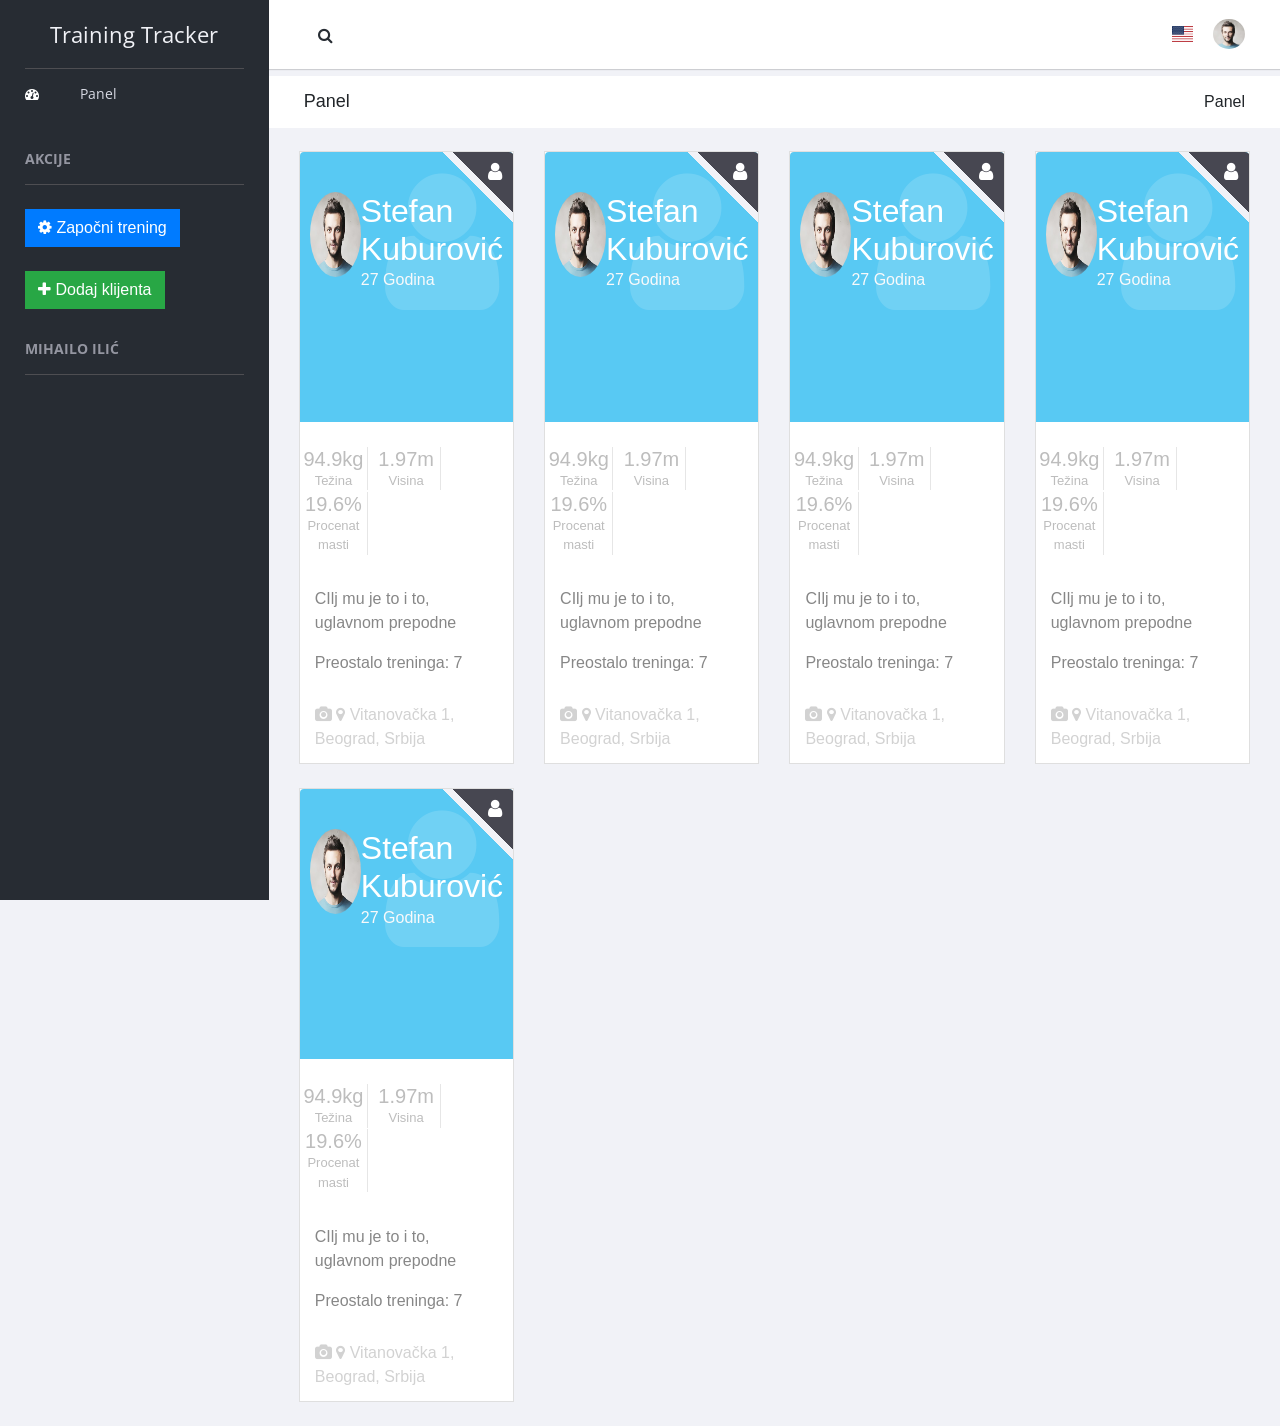
<file: public/html/index-new.html>
<!doctype html>
<!--[if lt IE 7]>      <html class="no-js lt-ie9 lt-ie8 lt-ie7" lang=""> <![endif]-->
<!--[if IE 7]>         <html class="no-js lt-ie9 lt-ie8" lang=""> <![endif]-->
<!--[if IE 8]>         <html class="no-js lt-ie9" lang=""> <![endif]-->
<!--[if gt IE 8]><!--> <html class="no-js" lang=""> <!--<![endif]-->
<head>
    <meta charset="utf-8">
    <meta http-equiv="X-UA-Compatible" content="IE=edge">
    <title>Fitness Training Tracker</title>
    <meta name="description" content="Sufee Admin - HTML5 Admin Template">
    <meta name="viewport" content="width=device-width, initial-scale=1">

    <link rel="apple-touch-icon" href="apple-icon.png">
    <link rel="shortcut icon" href="favicon.ico">

    <link rel="stylesheet" href="assets/css/normalize.css">
    <link rel="stylesheet" href="assets/css/bootstrap.min.css">
    <link rel="stylesheet" href="assets/css/font-awesome.min.css">
    <link rel="stylesheet" href="assets/css/themify-icons.css">
    <link rel="stylesheet" href="assets/css/flag-icon.min.css">
    <link rel="stylesheet" href="assets/css/cs-skin-elastic.css">
    <link rel="stylesheet" href="assets/scss/style.css">
    <link href="assets/css/lib/vector-map/jqvmap.min.css" rel="stylesheet">

    <link href='https://fonts.googleapis.com/css?family=Open+Sans:400,600,700,800' rel='stylesheet' type='text/css'>


</head>
<body>


        <!-- Left Panel -->

    <aside id="left-panel" class="left-panel">
        <nav class="navbar navbar-expand-sm navbar-default">

            <div class="navbar-header">
                <button class="navbar-toggler" type="button" data-toggle="collapse" data-target="#main-menu" aria-controls="main-menu" aria-expanded="false" aria-label="Toggle navigation">
                    <i class="fa fa-bars"></i>
                </button>
                <!--Ovo zameniti sa slikom-->
                <a class="navbar-brand" href="./">Training Tracker</a>
                <a class="navbar-brand hidden" href="./">Training Tracker</a>
            </div>

            <div id="main-menu" class="main-menu collapse navbar-collapse">
                <ul class="nav navbar-nav">
                    <li class="active">
                        <a href="index.html"> <i class="menu-icon fa fa-dashboard"></i>Panel </a>
                    </li>
                    <h3 class="menu-title">Akcije</h3>
                    <li class="active">
                        <button type="button" class="btn btn-primary navigation-btn">
                            <i class="fa fa-gear"></i>
                            Započni trening
                        </button>
                        <button type="button" class="btn btn-success navigation-btn">
                            <i class="fa fa-plus"></i>
                            Dodaj klijenta
                        </button>
                    </li>
                    <h3 class="menu-title">Mihailo Ilić</h3>
                </ul>
            </div>
        </nav>
    </aside>

    <!-- Left Panel -->

    <!-- Right Panel -->

    <div id="right-panel" class="right-panel">

        <!-- Header-->
        <header id="header" class="header">

            <div class="header-menu">

                <div class="col-sm-7">
                    <div class="header-left">
                        <button class="search-trigger"><i class="fa fa-search"></i></button>
                        <div class="form-inline">
                            <form class="search-form">
                                <input class="form-control mr-sm-2" type="text" placeholder="Search ..." aria-label="Search">
                                <button class="search-close" type="submit"><i class="fa fa-close"></i></button>
                            </form>
                        </div>
                    </div>
                </div>

                <div class="col-sm-5">
                    <div class="user-area dropdown float-right">
                        <a href="#" class="dropdown-toggle" data-toggle="dropdown" aria-haspopup="true" aria-expanded="false">
                            <img class="user-avatar rounded-circle" src="images/admin.jpg" alt="User Avatar">
                        </a>

                        <div class="user-menu dropdown-menu">
                                <a class="nav-link" href="#"><i class="fa fa- user"></i>Moj Profil</a>

                                <a class="nav-link" href="#"><i class="fa fa -cog"></i>Settings</a>

                                <a class="nav-link" href="#"><i class="fa fa-power -off"></i>Logout</a>
                        </div>
                    </div>

                    <div class="language-select dropdown" id="language-select">
                        <a class="dropdown-toggle" href="#" data-toggle="dropdown"  id="language" aria-haspopup="true" aria-expanded="true">
                            <i class="flag-icon flag-icon-us"></i>
                        </a>
                        <div class="dropdown-menu" aria-labelledby="language" >
                            <div class="dropdown-item">
                                <span class="flag-icon flag-icon-fr"></span>
                            </div>
                            <div class="dropdown-item">
                                <i class="flag-icon flag-icon-es"></i>
                            </div>
                            <div class="dropdown-item">
                                <i class="flag-icon flag-icon-us"></i>
                            </div>
                            <div class="dropdown-item">
                                <i class="flag-icon flag-icon-it"></i>
                            </div>
                        </div>
                    </div>

                </div>
            </div>

        </header><!-- /header -->
        <!-- Header-->

        <div class="breadcrumbs">
            <div class="col-sm-4">
                <div class="page-header float-left">
                    <div class="page-title">
                        <h1>Panel</h1>
                    </div>
                </div>
            </div>
            <div class="col-sm-8">
                <div class="page-header float-right">
                    <div class="page-title">
                        <ol class="breadcrumb text-right">
                            <li class="active">Panel</li>
                        </ol>
                    </div>
                </div>
            </div>
        </div>

        <div class="content mt-3">

            <div class="col-xl-3 col-lg-6">
                <section class="card">
                    <div class="twt-feed blue-bg">
                        <div class="corner-ribon black-ribon">
                            <i class="fa fa-user"></i>
                        </div>
                        <div class="fa fa-user wtt-mark"></div>

                        <div class="media">
                            <a href="#" class="media-image">
                                <img class="align-self-center rounded-circle mr-3" style="width:85px; height:85px;" alt="" src="images/admin.jpg">
                            </a>
                            <div class="media-body">
                                <h2 class="text-white display-6">Stefan Kuburović</h2>
                                <p class="text-light">27 Godina</p>
                            </div>
                        </div>
                    </div>
                    <div class="weather-category twt-category">
                        <ul>
                            <li class="active">
                                <h5>94.9kg</h5>
                                Težina
                            </li>
                            <li>
                                <h5>1.97m</h5>
                                Visina
                            </li>
                            <li>
                                <h5>19.6%</h5>
                                Procenat masti
                            </li>
                        </ul>
                    </div>
                    <div class="twt-write col-sm-12">
                        <p>CIlj mu je to i to, uglavnom prepodne</p>
                    </div>
                    <div class="twt-write col-sm-12">
                        <p>Preostalo treninga: 7</p>
                    </div>
                    <footer class="twt-footer">
                        <a href="#"><i class="fa fa-camera"></i></a>
                        <a href="#"><i class="fa fa-map-marker"></i></a>
                        Vitanovačka 1, Beograd, Srbija
                    </footer>
                </section>
            </div>
            <div class="col-xl-3 col-lg-6">
                <section class="card">
                    <div class="twt-feed blue-bg">
                        <div class="corner-ribon black-ribon">
                            <i class="fa fa-user"></i>
                        </div>
                        <div class="fa fa-user wtt-mark"></div>

                        <div class="media">
                            <a href="#" class="media-image">
                                <img class="align-self-center rounded-circle mr-3" style="width:85px; height:85px;" alt="" src="images/admin.jpg">
                            </a>
                            <div class="media-body">
                                <h2 class="text-white display-6">Stefan Kuburović</h2>
                                <p class="text-light">27 Godina</p>
                            </div>
                        </div>
                    </div>
                    <div class="weather-category twt-category">
                        <ul>
                            <li class="active">
                                <h5>94.9kg</h5>
                                Težina
                            </li>
                            <li>
                                <h5>1.97m</h5>
                                Visina
                            </li>
                            <li>
                                <h5>19.6%</h5>
                                Procenat masti
                            </li>
                        </ul>
                    </div>
                    <div class="twt-write col-sm-12">
                        <p>CIlj mu je to i to, uglavnom prepodne</p>
                    </div>
                    <div class="twt-write col-sm-12">
                        <p>Preostalo treninga: 7</p>
                    </div>
                    <footer class="twt-footer">
                        <a href="#"><i class="fa fa-camera"></i></a>
                        <a href="#"><i class="fa fa-map-marker"></i></a>
                        Vitanovačka 1, Beograd, Srbija
                    </footer>
                </section>
            </div>
            <div class="col-xl-3 col-lg-6">
                <section class="card">
                    <div class="twt-feed blue-bg">
                        <div class="corner-ribon black-ribon">
                            <i class="fa fa-user"></i>
                        </div>
                        <div class="fa fa-user wtt-mark"></div>

                        <div class="media">
                            <a href="#" class="media-image">
                                <img class="align-self-center rounded-circle mr-3" style="width:85px; height:85px;" alt="" src="images/admin.jpg">
                            </a>
                            <div class="media-body">
                                <h2 class="text-white display-6">Stefan Kuburović</h2>
                                <p class="text-light">27 Godina</p>
                            </div>
                        </div>
                    </div>
                    <div class="weather-category twt-category">
                        <ul>
                            <li class="active">
                                <h5>94.9kg</h5>
                                Težina
                            </li>
                            <li>
                                <h5>1.97m</h5>
                                Visina
                            </li>
                            <li>
                                <h5>19.6%</h5>
                                Procenat masti
                            </li>
                        </ul>
                    </div>
                    <div class="twt-write col-sm-12">
                        <p>CIlj mu je to i to, uglavnom prepodne</p>
                    </div>
                    <div class="twt-write col-sm-12">
                        <p>Preostalo treninga: 7</p>
                    </div>
                    <footer class="twt-footer">
                        <a href="#"><i class="fa fa-camera"></i></a>
                        <a href="#"><i class="fa fa-map-marker"></i></a>
                        Vitanovačka 1, Beograd, Srbija
                    </footer>
                </section>
            </div>
            <div class="col-xl-3 col-lg-6">
                <section class="card">
                    <div class="twt-feed blue-bg">
                        <div class="corner-ribon black-ribon">
                            <i class="fa fa-user"></i>
                        </div>
                        <div class="fa fa-user wtt-mark"></div>

                        <div class="media">
                            <a href="#" class="media-image">
                                <img class="align-self-center rounded-circle mr-3" style="width:85px; height:85px;" alt="" src="images/admin.jpg">
                            </a>
                            <div class="media-body">
                                <h2 class="text-white display-6">Stefan Kuburović</h2>
                                <p class="text-light">27 Godina</p>
                            </div>
                        </div>
                    </div>
                    <div class="weather-category twt-category">
                        <ul>
                            <li class="active">
                                <h5>94.9kg</h5>
                                Težina
                            </li>
                            <li>
                                <h5>1.97m</h5>
                                Visina
                            </li>
                            <li>
                                <h5>19.6%</h5>
                                Procenat masti
                            </li>
                        </ul>
                    </div>
                    <div class="twt-write col-sm-12">
                        <p>CIlj mu je to i to, uglavnom prepodne</p>
                    </div>
                    <div class="twt-write col-sm-12">
                        <p>Preostalo treninga: 7</p>
                    </div>
                    <footer class="twt-footer">
                        <a href="#"><i class="fa fa-camera"></i></a>
                        <a href="#"><i class="fa fa-map-marker"></i></a>
                        Vitanovačka 1, Beograd, Srbija
                    </footer>
                </section>
            </div>
            <div class="col-xl-3 col-lg-6">
                <section class="card">
                    <div class="twt-feed blue-bg">
                        <div class="corner-ribon black-ribon">
                            <i class="fa fa-user"></i>
                        </div>
                        <div class="fa fa-user wtt-mark"></div>

                        <div class="media">
                            <a href="#" class="media-image">
                                <img class="align-self-center rounded-circle mr-3" style="width:85px; height:85px;" alt="" src="images/admin.jpg">
                            </a>
                            <div class="media-body">
                                <h2 class="text-white display-6">Stefan Kuburović</h2>
                                <p class="text-light">27 Godina</p>
                            </div>
                        </div>
                    </div>
                    <div class="weather-category twt-category">
                        <ul>
                            <li class="active">
                                <h5>94.9kg</h5>
                                Težina
                            </li>
                            <li>
                                <h5>1.97m</h5>
                                Visina
                            </li>
                            <li>
                                <h5>19.6%</h5>
                                Procenat masti
                            </li>
                        </ul>
                    </div>
                    <div class="twt-write col-sm-12">
                        <p>CIlj mu je to i to, uglavnom prepodne</p>
                    </div>
                    <div class="twt-write col-sm-12">
                        <p>Preostalo treninga: 7</p>
                    </div>
                    <footer class="twt-footer">
                        <a href="#"><i class="fa fa-camera"></i></a>
                        <a href="#"><i class="fa fa-map-marker"></i></a>
                        Vitanovačka 1, Beograd, Srbija
                    </footer>
                </section>
            </div>


        </div> <!-- .content -->
    </div><!-- /#right-panel -->

    <!-- Right Panel -->

    <script src="assets/js/vendor/jquery-2.1.4.min.js"></script>
    <script src="https://cdnjs.cloudflare.com/ajax/libs/popper.js/1.12.3/umd/popper.min.js"></script>
    <script src="assets/js/plugins.js"></script>
    <script src="assets/js/main.js"></script>


    <script src="assets/js/lib/chart-js/Chart.bundle.js"></script>
    <script src="assets/js/dashboard.js"></script>
    <script src="assets/js/widgets.js"></script>
    <script src="assets/js/lib/vector-map/jquery.vmap.js"></script>
    <script src="assets/js/lib/vector-map/jquery.vmap.min.js"></script>
    <script src="assets/js/lib/vector-map/jquery.vmap.sampledata.js"></script>
    <script src="assets/js/lib/vector-map/country/jquery.vmap.world.js"></script>
    <script>
        ( function ( $ ) {
            "use strict";
            if(jQuery( '#vmap' )[0] !== undefined) {
                jQuery( '#vmap' ).vectorMap( {
                    map: 'world_en',
                    backgroundColor: null,
                    color: '#ffffff',
                    hoverOpacity: 0.7,
                    selectedColor: '#1de9b6',
                    enableZoom: true,
                    showTooltip: true,
                    values: sample_data,
                    scaleColors: [ '#1de9b6', '#03a9f5' ],
                    normalizeFunction: 'polynomial'
                } );
            }
        } )( jQuery );
    </script>

</body>
</html>
</file>
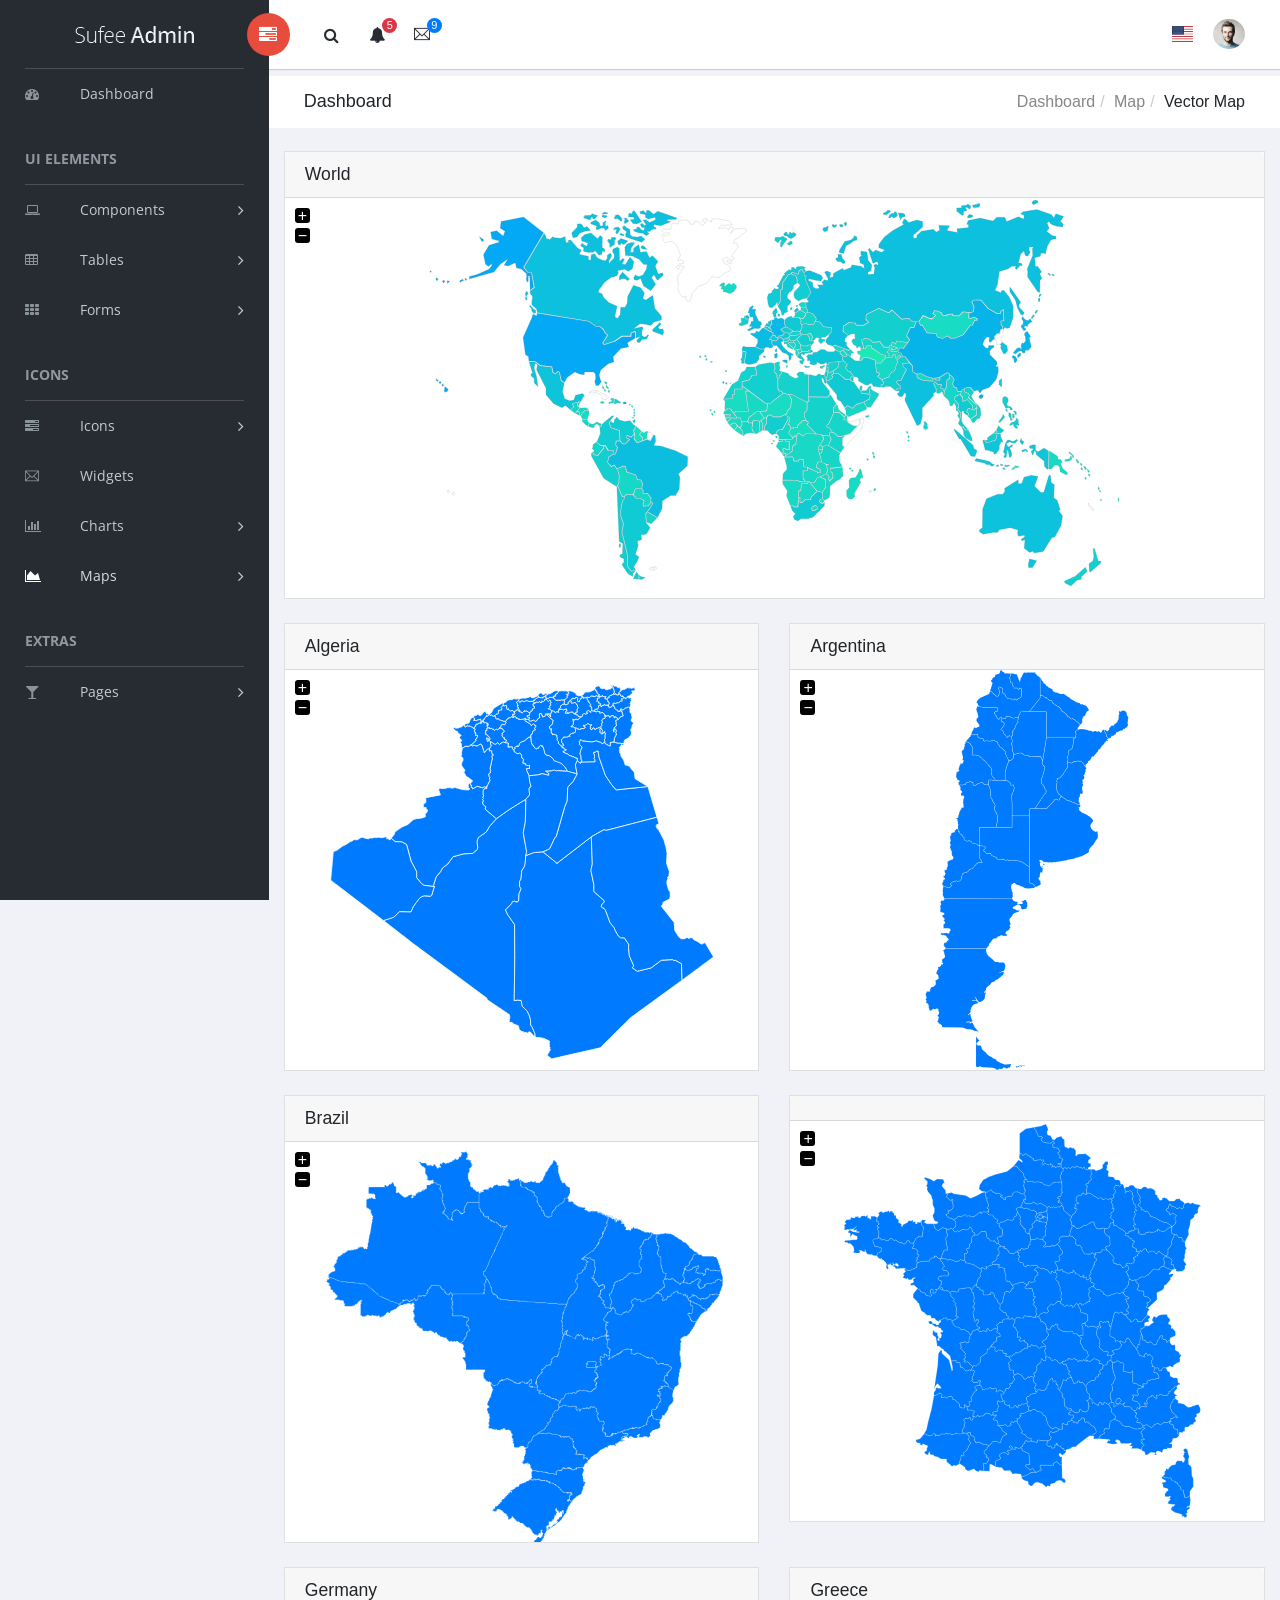
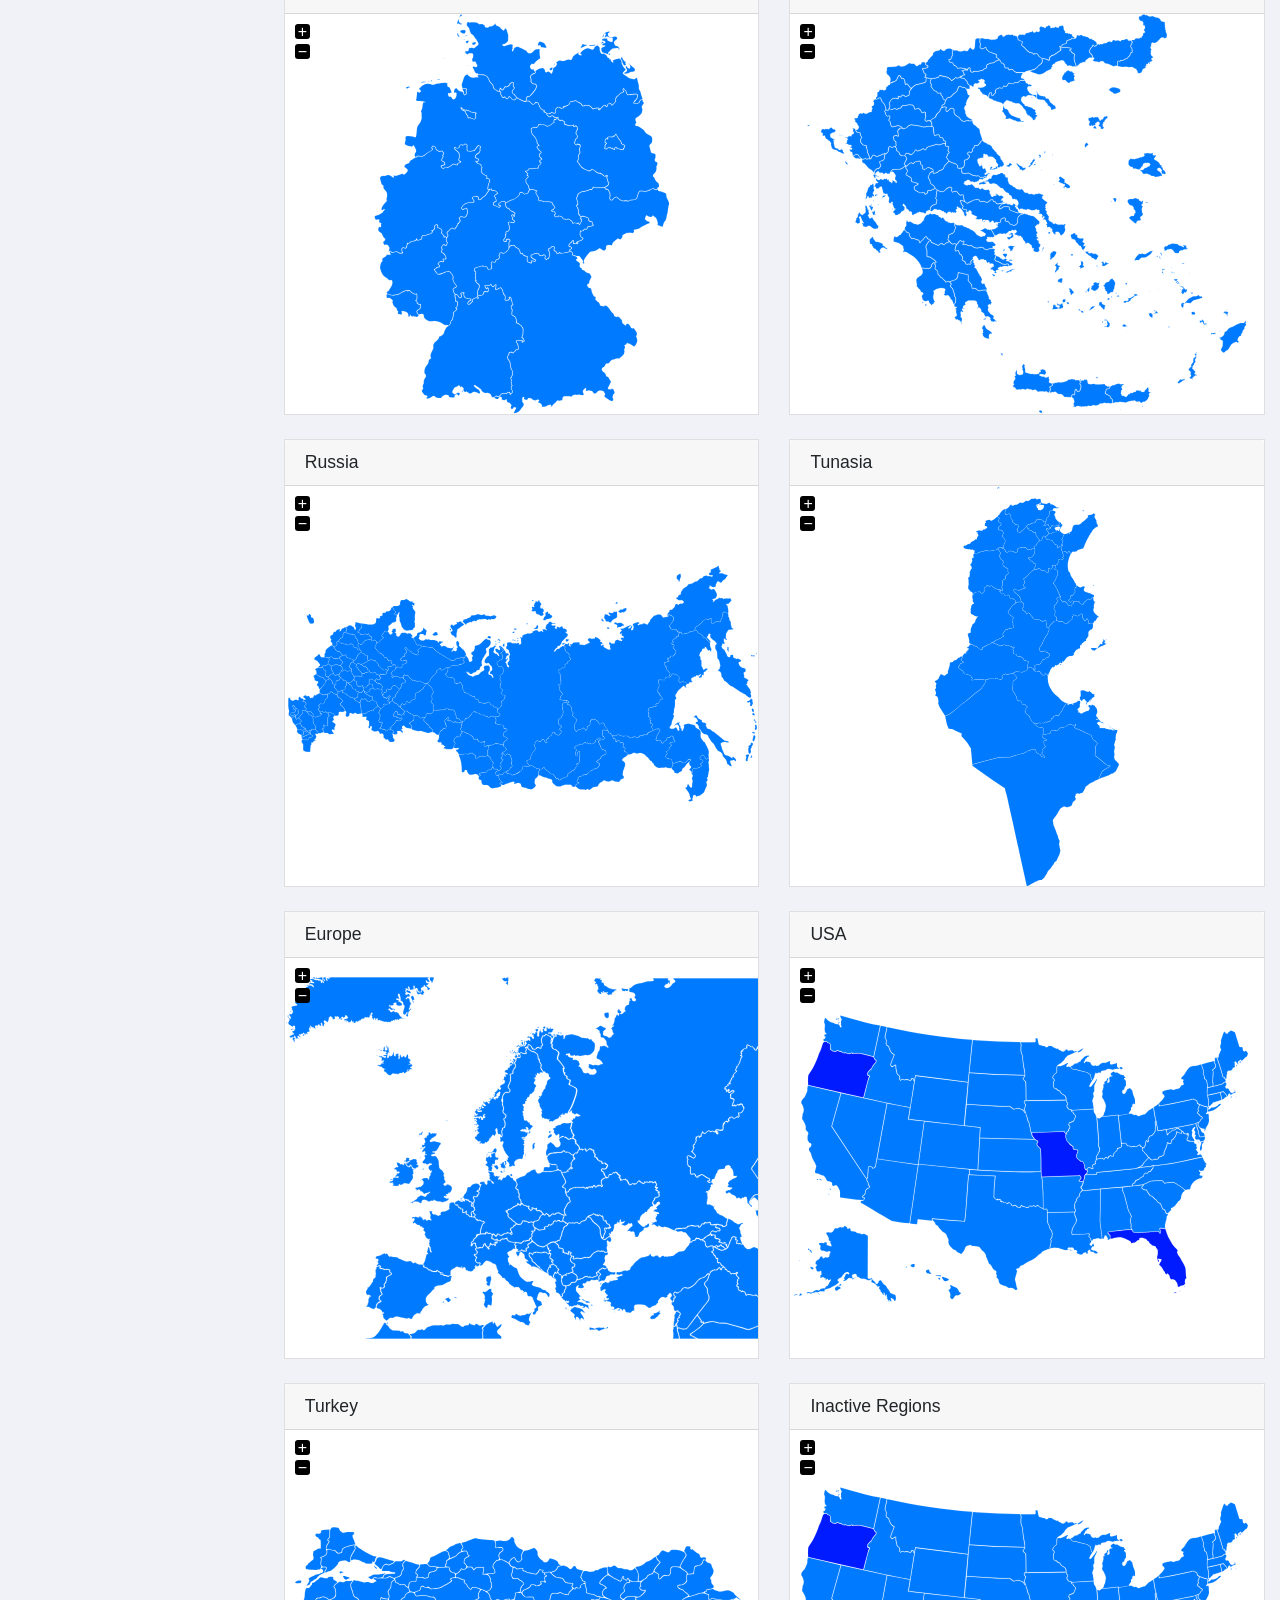
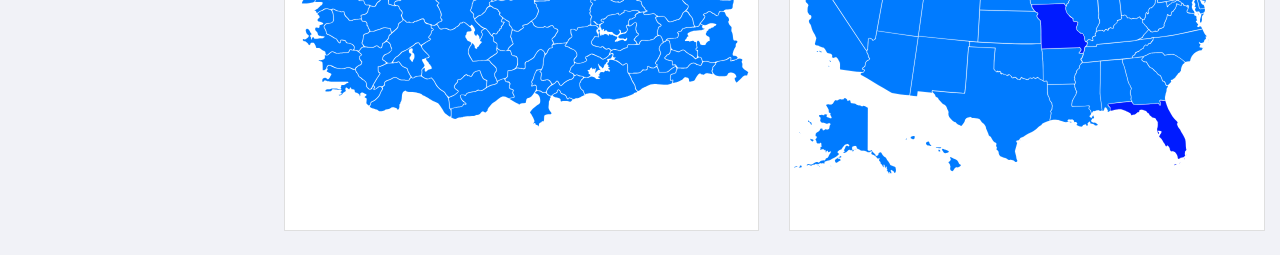
<file: public/html/maps-vector.html>
<!doctype html>
<!--[if lt IE 7]>      <html class="no-js lt-ie9 lt-ie8 lt-ie7" lang=""> <![endif]-->
<!--[if IE 7]>         <html class="no-js lt-ie9 lt-ie8" lang=""> <![endif]-->
<!--[if IE 8]>         <html class="no-js lt-ie9" lang=""> <![endif]-->
<!--[if gt IE 8]><!--> <html class="no-js" lang=""> <!--<![endif]-->
<head>
    <meta charset="utf-8">
    <meta http-equiv="X-UA-Compatible" content="IE=edge">
    <title>Sufee Admin - HTML5 Admin Template</title>
    <meta name="description" content="Sufee Admin - HTML5 Admin Template">
    <meta name="viewport" content="width=device-width, initial-scale=1">

    <link rel="apple-touch-icon" href="apple-icon.png">
    <link rel="shortcut icon" href="favicon.ico">

    <link rel="stylesheet" href="assets/css/normalize.css">
    <link rel="stylesheet" href="assets/css/bootstrap.min.css">
    <link rel="stylesheet" href="assets/css/font-awesome.min.css">
    <link rel="stylesheet" href="assets/css/themify-icons.css">
    <link rel="stylesheet" href="assets/css/flag-icon.min.css">
    <link rel="stylesheet" href="assets/css/cs-skin-elastic.css">

    <link href="assets/css/lib/vector-map/jqvmap.min.css" rel="stylesheet">
    <link rel="stylesheet" href="assets/scss/style.css">

    <link href='https://fonts.googleapis.com/css?family=Open+Sans:400,600,700,800' rel='stylesheet' type='text/css'>

    <!-- <script type="text/javascript" src="https://cdn.jsdelivr.net/html5shiv/3.7.3/html5shiv.min.js"></script> -->

</head>
<body>
        <!-- Left Panel -->

    <aside id="left-panel" class="left-panel">
        <nav class="navbar navbar-expand-sm navbar-default">

            <div class="navbar-header">
                <button class="navbar-toggler" type="button" data-toggle="collapse" data-target="#main-menu" aria-controls="main-menu" aria-expanded="false" aria-label="Toggle navigation">
                    <i class="fa fa-bars"></i>
                </button>
                <a class="navbar-brand" href="./"><img src="images/logo.png" alt="Logo"></a>
                <a class="navbar-brand hidden" href="./"><img src="images/logo2.png" alt="Logo"></a>
            </div>

            <div id="main-menu" class="main-menu collapse navbar-collapse">
                <ul class="nav navbar-nav">
                    <li>
                        <a href="index.html"> <i class="menu-icon fa fa-dashboard"></i>Dashboard </a>
                    </li>
                    <h3 class="menu-title">UI elements</h3><!-- /.menu-title -->
                    <li class="menu-item-has-children dropdown">
                        <a href="#" class="dropdown-toggle" data-toggle="dropdown" aria-haspopup="true" aria-expanded="false"> <i class="menu-icon fa fa-laptop"></i>Components</a>
                        <ul class="sub-menu children dropdown-menu">
                            <li><i class="fa fa-puzzle-piece"></i><a href="ui-buttons.html">Buttons</a></li>
                            <li><i class="fa fa-id-badge"></i><a href="ui-badges.html">Badges</a></li>
                            <li><i class="fa fa-bars"></i><a href="ui-tabs.html">Tabs</a></li>
                            <li><i class="fa fa-share-square-o"></i><a href="ui-social-buttons.html">Social Buttons</a></li>
                            <li><i class="fa fa-id-card-o"></i><a href="ui-cards.html">Cards</a></li>
                            <li><i class="fa fa-exclamation-triangle"></i><a href="ui-alerts.html">Alerts</a></li>
                            <li><i class="fa fa-spinner"></i><a href="ui-progressbar.html">Progress Bars</a></li>
                            <li><i class="fa fa-fire"></i><a href="ui-modals.html">Modals</a></li>
                            <li><i class="fa fa-book"></i><a href="ui-switches.html">Switches</a></li>
                            <li><i class="fa fa-th"></i><a href="ui-grids.html">Grids</a></li>
                            <li><i class="fa fa-file-word-o"></i><a href="ui-typgraphy.html">Typography</a></li>
                        </ul>
                    </li>
                    <li class="menu-item-has-children dropdown">
                        <a href="#" class="dropdown-toggle" data-toggle="dropdown" aria-haspopup="true" aria-expanded="false"> <i class="menu-icon fa fa-table"></i>Tables</a>
                        <ul class="sub-menu children dropdown-menu">
                            <li><i class="fa fa-table"></i><a href="tables-basic.html">Basic Table</a></li>
                            <li><i class="fa fa-table"></i><a href="tables-data.html">Data Table</a></li>
                        </ul>
                    </li>
                    <li class="menu-item-has-children dropdown">
                        <a href="#" class="dropdown-toggle" data-toggle="dropdown" aria-haspopup="true" aria-expanded="false"> <i class="menu-icon fa fa-th"></i>Forms</a>
                        <ul class="sub-menu children dropdown-menu">
                            <li><i class="menu-icon fa fa-th"></i><a href="forms-basic.html">Basic Form</a></li>
                            <li><i class="menu-icon fa fa-th"></i><a href="forms-advanced.html">Advanced Form</a></li>
                        </ul>
                    </li>

                    <h3 class="menu-title">Icons</h3><!-- /.menu-title -->

                    <li class="menu-item-has-children dropdown">
                        <a href="#" class="dropdown-toggle" data-toggle="dropdown" aria-haspopup="true" aria-expanded="false"> <i class="menu-icon fa fa-tasks"></i>Icons</a>
                        <ul class="sub-menu children dropdown-menu">
                            <li><i class="menu-icon fa fa-fort-awesome"></i><a href="font-fontawesome.html">Font Awesome</a></li>
                            <li><i class="menu-icon ti-themify-logo"></i><a href="font-themify.html">Themefy Icons</a></li>
                        </ul>
                    </li>
                    <li>
                        <a href="widgets.html"> <i class="menu-icon ti-email"></i>Widgets </a>
                    </li>
                    <li class="menu-item-has-children dropdown">
                        <a href="#" class="dropdown-toggle" data-toggle="dropdown" aria-haspopup="true" aria-expanded="false"> <i class="menu-icon fa fa-bar-chart"></i>Charts</a>
                        <ul class="sub-menu children dropdown-menu">
                            <li><i class="menu-icon fa fa-line-chart"></i><a href="charts-chartjs.html">Chart JS</a></li>
                            <li><i class="menu-icon fa fa-area-chart"></i><a href="charts-flot.html">Flot Chart</a></li>
                            <li><i class="menu-icon fa fa-pie-chart"></i><a href="charts-peity.html">Peity Chart</a></li>
                        </ul>
                    </li>

                    <li class="menu-item-has-children active dropdown">
                        <a href="#" class="dropdown-toggle" data-toggle="dropdown" aria-haspopup="true" aria-expanded="false"> <i class="menu-icon fa fa-area-chart"></i>Maps</a>
                        <ul class="sub-menu children dropdown-menu">
                            <li><i class="menu-icon fa fa-map-o"></i><a href="maps-gmap.html">Google Maps</a></li>
                            <li><i class="menu-icon fa fa-street-view"></i><a href="maps-vector.html">Vector Maps</a></li>
                        </ul>
                    </li>
                    <h3 class="menu-title">Extras</h3><!-- /.menu-title -->
                    <li class="menu-item-has-children dropdown">
                        <a href="#" class="dropdown-toggle" data-toggle="dropdown" aria-haspopup="true" aria-expanded="false"> <i class="menu-icon fa fa-glass"></i>Pages</a>
                        <ul class="sub-menu children dropdown-menu">
                            <li><i class="menu-icon fa fa-sign-in"></i><a href="page-login.html">Login</a></li>
                            <li><i class="menu-icon fa fa-sign-in"></i><a href="page-register.html">Register</a></li>
                            <li><i class="menu-icon fa fa-paper-plane"></i><a href="pages-forget.html">Forget Pass</a></li>
                        </ul>
                    </li>
                </ul>
            </div><!-- /.navbar-collapse -->
        </nav>
    </aside><!-- /#left-panel -->

    <!-- Left Panel -->

    <!-- Right Panel -->

    <div id="right-panel" class="right-panel">

        <!-- Header-->
        <header id="header" class="header">

            <div class="header-menu">

                <div class="col-sm-7">
                    <a id="menuToggle" class="menutoggle pull-left"><i class="fa fa fa-tasks"></i></a>
                    <div class="header-left">
                        <button class="search-trigger"><i class="fa fa-search"></i></button>
                        <div class="form-inline">
                            <form class="search-form">
                                <input class="form-control mr-sm-2" type="text" placeholder="Search ..." aria-label="Search">
                                <button class="search-close" type="submit"><i class="fa fa-close"></i></button>
                            </form>
                        </div>

                        <div class="dropdown for-notification">
                          <button class="btn btn-secondary dropdown-toggle" type="button" id="notification" data-toggle="dropdown" aria-haspopup="true" aria-expanded="false">
                            <i class="fa fa-bell"></i>
                            <span class="count bg-danger">5</span>
                          </button>
                          <div class="dropdown-menu" aria-labelledby="notification">
                            <p class="red">You have 3 Notification</p>
                            <a class="dropdown-item media bg-flat-color-1" href="#">
                                <i class="fa fa-check"></i>
                                <p>Server #1 overloaded.</p>
                            </a>
                            <a class="dropdown-item media bg-flat-color-4" href="#">
                                <i class="fa fa-info"></i>
                                <p>Server #2 overloaded.</p>
                            </a>
                            <a class="dropdown-item media bg-flat-color-5" href="#">
                                <i class="fa fa-warning"></i>
                                <p>Server #3 overloaded.</p>
                            </a>
                          </div>
                        </div>

                        <div class="dropdown for-message">
                          <button class="btn btn-secondary dropdown-toggle" type="button"
                                id="message"
                                data-toggle="dropdown" aria-haspopup="true" aria-expanded="false">
                            <i class="ti-email"></i>
                            <span class="count bg-primary">9</span>
                          </button>
                          <div class="dropdown-menu" aria-labelledby="message">
                            <p class="red">You have 4 Mails</p>
                            <a class="dropdown-item media bg-flat-color-1" href="#">
                                <span class="photo media-left"><img alt="avatar" src="images/avatar/1.jpg"></span>
                                <span class="message media-body">
                                    <span class="name float-left">Jonathan Smith</span>
                                    <span class="time float-right">Just now</span>
                                        <p>Hello, this is an example msg</p>
                                </span>
                            </a>
                            <a class="dropdown-item media bg-flat-color-4" href="#">
                                <span class="photo media-left"><img alt="avatar" src="images/avatar/2.jpg"></span>
                                <span class="message media-body">
                                    <span class="name float-left">Jack Sanders</span>
                                    <span class="time float-right">5 minutes ago</span>
                                        <p>Lorem ipsum dolor sit amet, consectetur</p>
                                </span>
                            </a>
                            <a class="dropdown-item media bg-flat-color-5" href="#">
                                <span class="photo media-left"><img alt="avatar" src="images/avatar/3.jpg"></span>
                                <span class="message media-body">
                                    <span class="name float-left">Cheryl Wheeler</span>
                                    <span class="time float-right">10 minutes ago</span>
                                        <p>Hello, this is an example msg</p>
                                </span>
                            </a>
                            <a class="dropdown-item media bg-flat-color-3" href="#">
                                <span class="photo media-left"><img alt="avatar" src="images/avatar/4.jpg"></span>
                                <span class="message media-body">
                                    <span class="name float-left">Rachel Santos</span>
                                    <span class="time float-right">15 minutes ago</span>
                                        <p>Lorem ipsum dolor sit amet, consectetur</p>
                                </span>
                            </a>
                          </div>
                        </div>
                    </div>
                </div>

                <div class="col-sm-5">
                    <div class="user-area dropdown float-right">
                        <a href="#" class="dropdown-toggle" data-toggle="dropdown" aria-haspopup="true" aria-expanded="false">
                            <img class="user-avatar rounded-circle" src="images/admin.jpg" alt="User Avatar">
                        </a>

                        <div class="user-menu dropdown-menu">
                                <a class="nav-link" href="#"><i class="fa fa- user"></i>My Profile</a>

                                <a class="nav-link" href="#"><i class="fa fa- user"></i>Notifications <span class="count">13</span></a>

                                <a class="nav-link" href="#"><i class="fa fa -cog"></i>Settings</a>

                                <a class="nav-link" href="#"><i class="fa fa-power -off"></i>Logout</a>
                        </div>
                    </div>

                    <div class="language-select dropdown" id="language-select">
                        <a class="dropdown-toggle" href="#" data-toggle="dropdown"  id="language" aria-haspopup="true" aria-expanded="true">
                            <i class="flag-icon flag-icon-us"></i>
                        </a>
                        <div class="dropdown-menu" aria-labelledby="language" >
                            <div class="dropdown-item">
                                <span class="flag-icon flag-icon-fr"></span>
                            </div>
                            <div class="dropdown-item">
                                <i class="flag-icon flag-icon-es"></i>
                            </div>
                            <div class="dropdown-item">
                                <i class="flag-icon flag-icon-us"></i>
                            </div>
                            <div class="dropdown-item">
                                <i class="flag-icon flag-icon-it"></i>
                            </div>
                        </div>
                    </div>

                </div>
            </div>

        </header><!-- /header -->
        <!-- Header-->

        <div class="breadcrumbs">
            <div class="col-sm-4">
                <div class="page-header float-left">
                    <div class="page-title">
                        <h1>Dashboard</h1>
                    </div>
                </div>
            </div>
            <div class="col-sm-8">
                <div class="page-header float-right">
                    <div class="page-title">
                        <ol class="breadcrumb text-right">
                            <li><a href="#">Dashboard</a></li>
                            <li><a href="#">Map</a></li>
                            <li class="active">Vector map</li>
                        </ol>
                    </div>
                </div>
            </div>
        </div>

        <div class="content mt-3">
            <div class="animated fadeIn">

                 <div class="row">
                        <div class="col-lg-12">
                            <div class="card">
                                <div class="card-header">
                                    <h4>World</h4>
                                </div>
                                <div class="Vector-map-js">
                                    <div id="vmap" class="vmap"></div>
                                </div>
                            </div>
                            <!-- /# card -->
                        </div>
                        <!-- /# column -->

                        <div class="col-lg-6">
                            <div class="card">
                                <div class="card-header">
                                    <h4>Algeria</h4>
                                </div>
                                <div class="Vector-map-js">
                                    <div id="vmap2" class="vmap"></div>
                                </div>
                            </div>
                            <!-- /# card -->
                        </div>
                        <!-- /# column -->

                        <div class="col-lg-6">
                            <div class="card">
                                <div class="card-header">
                                    <h4>Argentina</h4>
                                </div>
                                <div class="Vector-map-js">
                                    <div id="vmap3" class="vmap"></div>
                                </div>
                            </div>
                            <!-- /# card -->
                        </div>
                        <!-- /# column -->

                        <div class="col-lg-6">
                            <div class="card">
                                <div class="card-header">
                                    <h4>Brazil</h4>
                                </div>
                                <div class="Vector-map-js">
                                    <div id="vmap4" class="vmap"></div>
                                </div>
                            </div>
                            <!-- /# card -->
                        </div>
                        <!-- /# column -->

                        <div class="col-lg-6">
                            <div class="card">
                                <div class="card-header">
                                </div>
                                <div class="Vector-map-js">
                                    <div id="vmap5" class="vmap"></div>
                                </div>
                            </div>
                            <!-- /# card -->
                        </div>
                        <!-- /# column -->

                        <div class="col-lg-6">
                            <div class="card">
                                <div class="card-header">
                                    <h4>Germany</h4>
                                </div>
                                <div class="Vector-map-js">
                                    <div id="vmap6" class="vmap"></div>
                                </div>
                            </div>
                            <!-- /# card -->
                        </div>
                        <!-- /# column -->

                        <div class="col-lg-6">
                            <div class="card">
                                <div class="card-header">
                                    <h4>Greece</h4>
                                </div>
                                <div class="Vector-map-js">
                                    <div id="vmap7" class="vmap"></div>
                                </div>
                            </div>
                            <!-- /# card -->
                        </div>
                        <!-- /# column -->

                        <div class="col-lg-6">
                            <div class="card">
                                <div class="card-header">
                                    <h4>Russia</h4>
                                </div>
                                <div class="Vector-map-js">
                                    <div id="vmap10" class="vmap"></div>
                                </div>
                            </div>
                            <!-- /# card -->
                        </div>
                        <!-- /# column -->

                        <div class="col-lg-6">
                            <div class="card">
                                <div class="card-header">
                                    <h4>Tunasia</h4>
                                </div>
                                <div class="Vector-map-js">
                                    <div id="vmap11" class="vmap"></div>
                                </div>
                            </div>
                            <!-- /# card -->
                        </div>
                        <!-- /# column -->

                        <div class="col-lg-6">
                            <div class="card">
                                <div class="card-header">
                                    <h4>Europe</h4>
                                </div>
                                <div class="Vector-map-js">
                                    <div id="vmap12" class="vmap"></div>
                                </div>
                            </div>
                            <!-- /# card -->
                        </div>
                        <!-- /# column -->

                        <div class="col-lg-6">
                            <div class="card">
                                <div class="card-header">
                                    <h4>USA</h4>
                                </div>
                                <div class="Vector-map-js">
                                    <div id="vmap13" class="vmap"></div>
                                </div>
                            </div>
                            <!-- /# card -->
                        </div>
                        <!-- /# column -->

                        <div class="col-lg-6">
                            <div class="card">
                                <div class="card-header">
                                    <h4>Turkey</h4>
                                </div>
                                <div class="Vector-map-js">
                                    <div id="vmap14" class="vmap"></div>
                                </div>
                            </div>
                            <!-- /# card -->
                        </div>
                        <!-- /# column -->

                        <div class="col-lg-6">
                            <div class="card">
                                <div class="card-header">
                                    <h4>Inactive Regions</h4>
                                </div>
                                <div class="Vector-map-js">
                                    <div id="vmap15" class="vmap"></div>
                                </div>
                            </div>
                            <!-- /# card -->
                        </div>
                        <!-- /# column -->



                    </div>
                    <!-- /# row -->


            </div><!-- .animated -->
        </div><!-- .content -->


    </div><!-- /#right-panel -->

    <!-- Right Panel -->


    <script src="assets/js/vendor/jquery-2.1.4.min.js"></script>
    <script src="assets/js/popper.min.js"></script>
    <script src="assets/js/plugins.js"></script>
    <script src="assets/js/main.js"></script>

    <script src="assets/js/lib/vector-map/jquery.vmap.js"></script>
    <!-- scripit init-->
    <script src="assets/js/lib/vector-map/jquery.vmap.min.js"></script>
    <!-- scripit init-->
    <script src="assets/js/lib/vector-map/jquery.vmap.sampledata.js"></script>
    <!-- scripit init-->
    <script src="assets/js/lib/vector-map/country/jquery.vmap.world.js"></script>
    <!-- scripit init-->
    <script src="assets/js/lib/vector-map/country/jquery.vmap.algeria.js"></script>
    <!-- scripit init-->
    <script src="assets/js/lib/vector-map/country/jquery.vmap.argentina.js"></script>
    <!-- scripit init-->
    <script src="assets/js/lib/vector-map/country/jquery.vmap.brazil.js"></script>
    <!-- scripit init-->
    <script src="assets/js/lib/vector-map/country/jquery.vmap.france.js"></script>
    <!-- scripit init-->
    <script src="assets/js/lib/vector-map/country/jquery.vmap.germany.js"></script>
    <!-- scripit init-->
    <script src="assets/js/lib/vector-map/country/jquery.vmap.greece.js"></script>
    <!-- scripit init-->
    <script src="assets/js/lib/vector-map/country/jquery.vmap.iran.js"></script>
    <!-- scripit init-->
    <script src="assets/js/lib/vector-map/country/jquery.vmap.iraq.js"></script>
    <!-- scripit init-->
    <script src="assets/js/lib/vector-map/country/jquery.vmap.russia.js"></script>
    <!-- scripit init-->
    <script src="assets/js/lib/vector-map/country/jquery.vmap.tunisia.js"></script>
    <!-- scripit init-->
    <script src="assets/js/lib/vector-map/country/jquery.vmap.europe.js"></script>
    <!-- scripit init-->
    <script src="assets/js/lib/vector-map/country/jquery.vmap.usa.js"></script>
    <!-- scripit init-->
    <script src="assets/js/lib/vector-map/country/jquery.vmap.turkey.js"></script>
    <!-- scripit init-->
    <script src="assets/js/lib/vector-map/vector.init.js"></script>




</body>
</html>
</file>
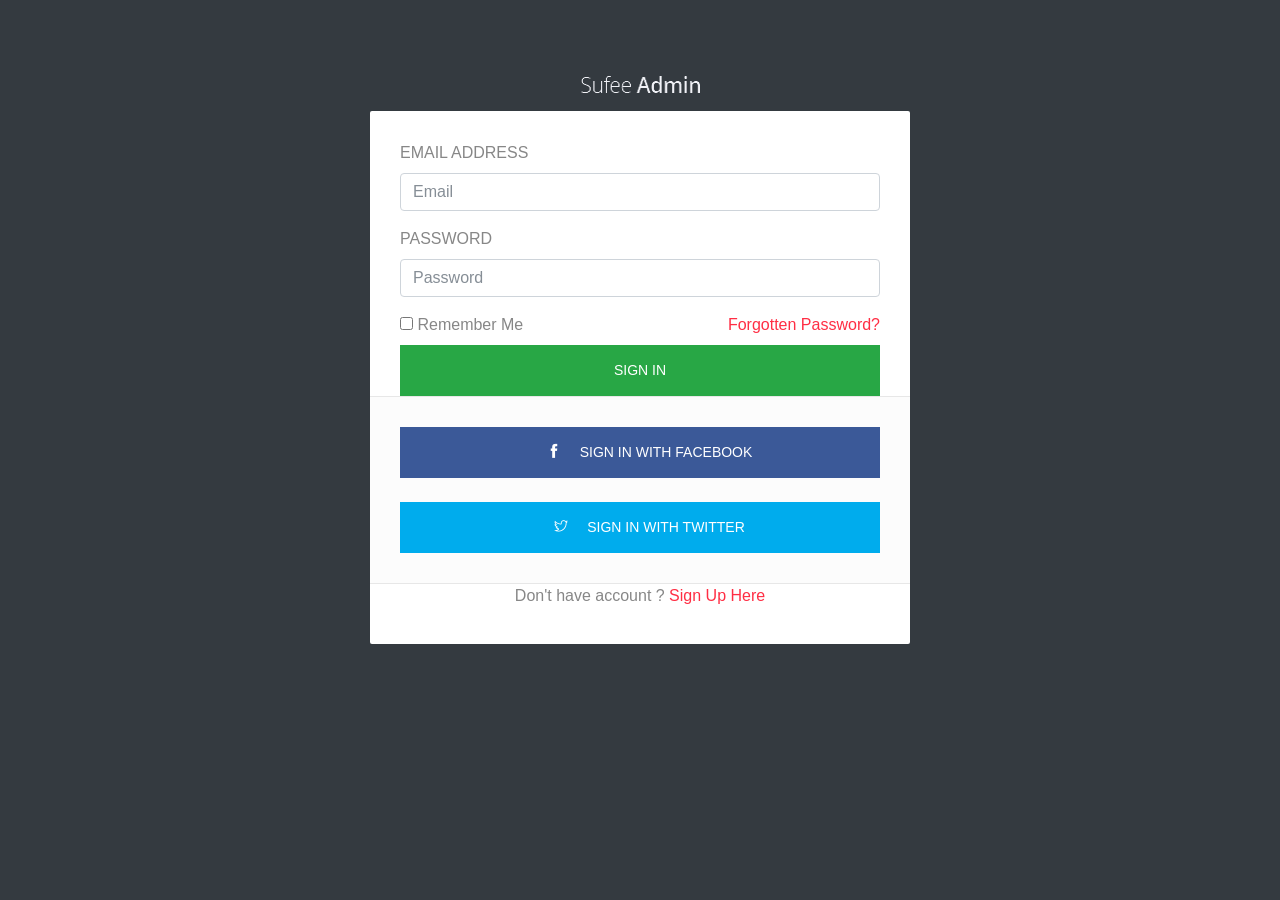
<file: public/html/page-login.html>
<!doctype html>
<!--[if lt IE 7]>      <html class="no-js lt-ie9 lt-ie8 lt-ie7" lang=""> <![endif]-->
<!--[if IE 7]>         <html class="no-js lt-ie9 lt-ie8" lang=""> <![endif]-->
<!--[if IE 8]>         <html class="no-js lt-ie9" lang=""> <![endif]-->
<!--[if gt IE 8]><!--> <html class="no-js" lang=""> <!--<![endif]-->
<head>
    <meta charset="utf-8">
    <meta http-equiv="X-UA-Compatible" content="IE=edge">
    <title>Sufee Admin - HTML5 Admin Template</title>
    <meta name="description" content="Sufee Admin - HTML5 Admin Template">
    <meta name="viewport" content="width=device-width, initial-scale=1">

    <link rel="apple-touch-icon" href="apple-icon.png">
    <link rel="shortcut icon" href="favicon.ico">

    <link rel="stylesheet" href="assets/css/normalize.css">
    <link rel="stylesheet" href="assets/css/bootstrap.min.css">
    <link rel="stylesheet" href="assets/css/font-awesome.min.css">
    <link rel="stylesheet" href="assets/css/themify-icons.css">
    <link rel="stylesheet" href="assets/css/flag-icon.min.css">
    <link rel="stylesheet" href="assets/css/cs-skin-elastic.css">
    <!-- <link rel="stylesheet" href="assets/css/bootstrap-select.less"> -->
    <link rel="stylesheet" href="assets/scss/style.css">

    <link href='https://fonts.googleapis.com/css?family=Open+Sans:400,600,700,800' rel='stylesheet' type='text/css'>

    <!-- <script type="text/javascript" src="https://cdn.jsdelivr.net/html5shiv/3.7.3/html5shiv.min.js"></script> -->

</head>
<body class="bg-dark">


    <div class="sufee-login d-flex align-content-center flex-wrap">
        <div class="container">
            <div class="login-content">
                <div class="login-logo">
                    <a href="index.html">
                        <img class="align-content" src="images/logo.png" alt="">
                    </a>
                </div>
                <div class="login-form">
                    <form>
                        <div class="form-group">
                            <label>Email address</label>
                            <input type="email" class="form-control" placeholder="Email">
                        </div>
                        <div class="form-group">
                            <label>Password</label>
                            <input type="password" class="form-control" placeholder="Password">
                        </div>
                        <div class="checkbox">
                            <label>
                                <input type="checkbox"> Remember Me
                            </label>
                            <label class="pull-right">
                                <a href="#">Forgotten Password?</a>
                            </label>

                        </div>
                        <button type="submit" class="btn btn-success btn-flat m-b-30 m-t-30">Sign in</button>
                        <div class="social-login-content">
                            <div class="social-button">
                                <button type="button" class="btn social facebook btn-flat btn-addon mb-3"><i class="ti-facebook"></i>Sign in with facebook</button>
                                <button type="button" class="btn social twitter btn-flat btn-addon mt-2"><i class="ti-twitter"></i>Sign in with twitter</button>
                            </div>
                        </div>
                        <div class="register-link m-t-15 text-center">
                            <p>Don't have account ? <a href="#"> Sign Up Here</a></p>
                        </div>
                    </form>
                </div>
            </div>
        </div>
    </div>


    <script src="assets/js/vendor/jquery-2.1.4.min.js"></script>
    <script src="assets/js/popper.min.js"></script>
    <script src="assets/js/plugins.js"></script>
    <script src="assets/js/main.js"></script>


</body>
</html>
</file>
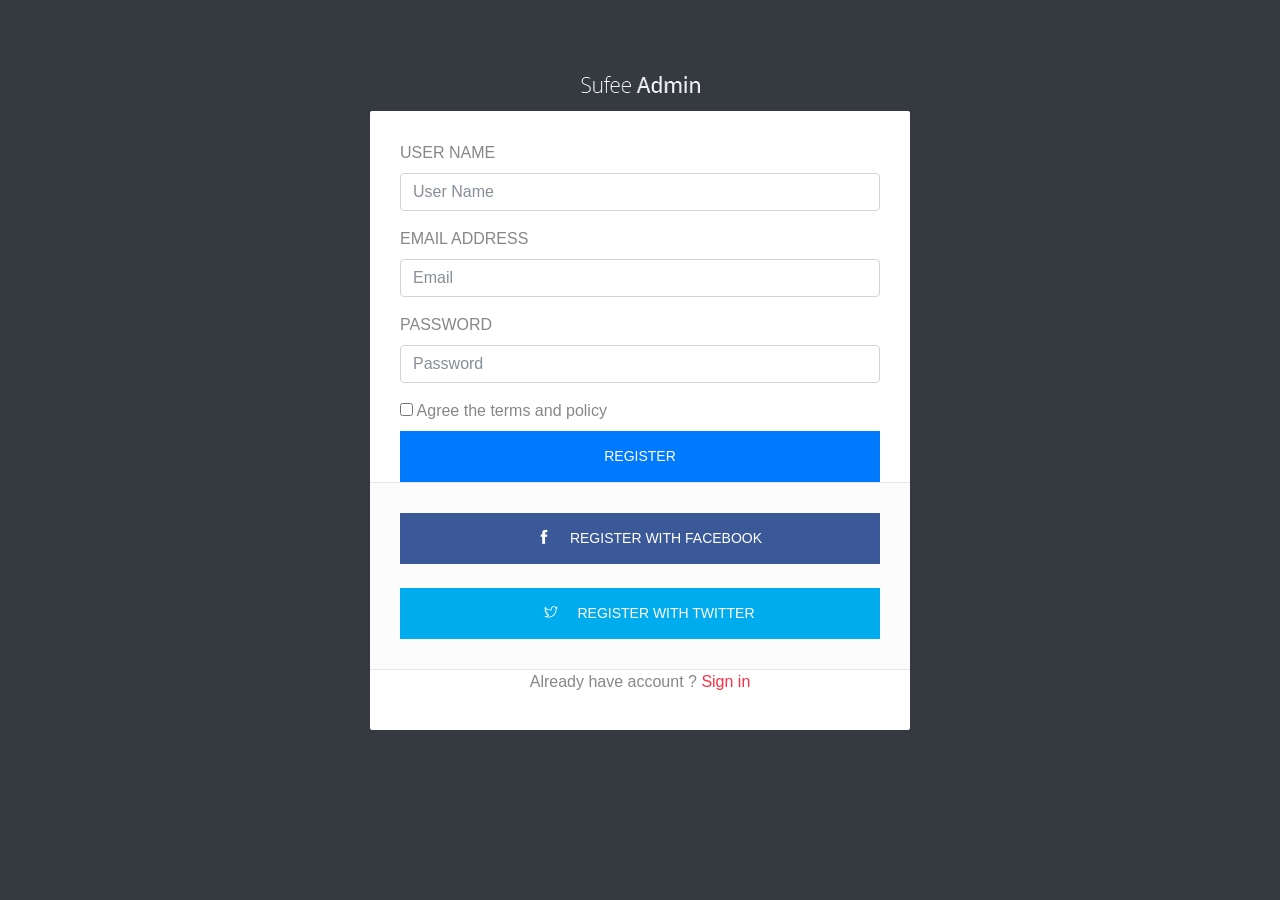
<file: public/html/page-register.html>
<!doctype html>
<!--[if lt IE 7]>      <html class="no-js lt-ie9 lt-ie8 lt-ie7" lang=""> <![endif]-->
<!--[if IE 7]>         <html class="no-js lt-ie9 lt-ie8" lang=""> <![endif]-->
<!--[if IE 8]>         <html class="no-js lt-ie9" lang=""> <![endif]-->
<!--[if gt IE 8]><!--> <html class="no-js" lang=""> <!--<![endif]-->
<head>
    <meta charset="utf-8">
    <meta http-equiv="X-UA-Compatible" content="IE=edge">
    <title>Sufee Admin - HTML5 Admin Template</title>
    <meta name="description" content="Sufee Admin - HTML5 Admin Template">
    <meta name="viewport" content="width=device-width, initial-scale=1">

    <link rel="apple-touch-icon" href="apple-icon.png">
    <link rel="shortcut icon" href="favicon.ico">

    <link rel="stylesheet" href="assets/css/normalize.css">
    <link rel="stylesheet" href="assets/css/bootstrap.min.css">
    <link rel="stylesheet" href="assets/css/font-awesome.min.css">
    <link rel="stylesheet" href="assets/css/themify-icons.css">
    <link rel="stylesheet" href="assets/css/flag-icon.min.css">
    <link rel="stylesheet" href="assets/css/cs-skin-elastic.css">
    <!-- <link rel="stylesheet" href="assets/css/bootstrap-select.less"> -->
    <link rel="stylesheet" href="assets/scss/style.css">

    <link href='https://fonts.googleapis.com/css?family=Open+Sans:400,600,700,800' rel='stylesheet' type='text/css'>

    <!-- <script type="text/javascript" src="https://cdn.jsdelivr.net/html5shiv/3.7.3/html5shiv.min.js"></script> -->

</head>
<body class="bg-dark">


    <div class="sufee-login d-flex align-content-center flex-wrap">
        <div class="container">
            <div class="login-content">
                <div class="login-logo">
                    <a href="index.html">
                        <img class="align-content" src="images/logo.png" alt="">
                    </a>
                </div>
                <div class="login-form">
                    <form>
                        <div class="form-group">
                            <label>User Name</label>
                            <input type="email" class="form-control" placeholder="User Name">
                        </div>
                        <div class="form-group">
                            <label>Email address</label>
                            <input type="email" class="form-control" placeholder="Email">
                        </div>
                        <div class="form-group">
                            <label>Password</label>
                            <input type="password" class="form-control" placeholder="Password">
                        </div>
                        <div class="checkbox">
                            <label>
                                <input type="checkbox"> Agree the terms and policy
                            </label>
                        </div>
                        <button type="submit" class="btn btn-primary btn-flat m-b-30 m-t-30">Register</button>
                        <div class="social-login-content">
                            <div class="social-button">
                                <button type="button" class="btn social facebook btn-flat btn-addon mb-3"><i class="ti-facebook"></i>Register with facebook</button>
                                <button type="button" class="btn social twitter btn-flat btn-addon mt-2"><i class="ti-twitter"></i>Register with twitter</button>
                            </div>
                        </div>
                        <div class="register-link m-t-15 text-center">
                            <p>Already have account ? <a href="#"> Sign in</a></p>
                        </div>
                    </form>
                </div>
            </div>
        </div>
    </div>


    <script src="assets/js/vendor/jquery-2.1.4.min.js"></script>
    <script src="assets/js/popper.min.js"></script>
    <script src="assets/js/plugins.js"></script>
    <script src="assets/js/main.js"></script>


</body>
</html>
</file>
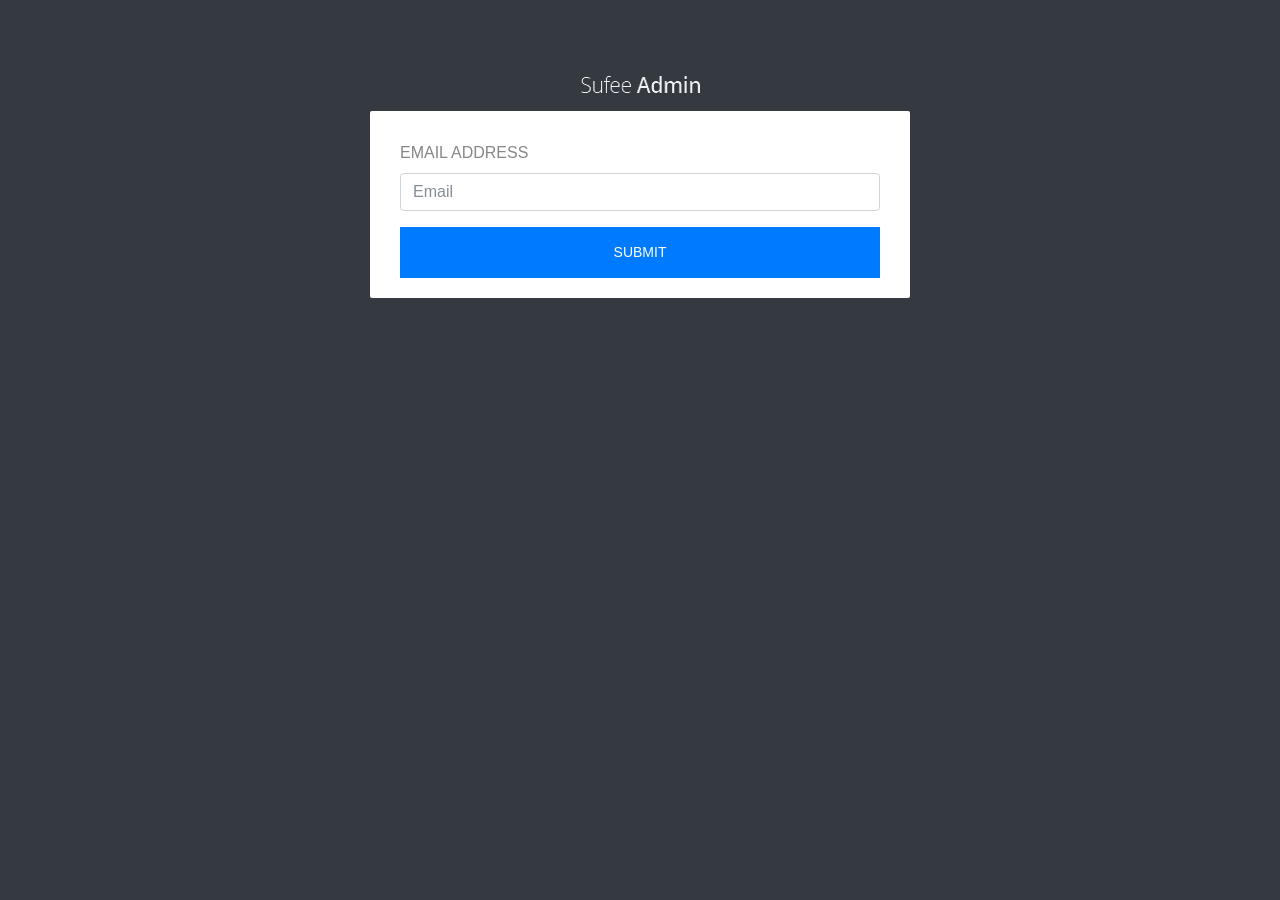
<file: public/html/pages-forget.html>
<!doctype html>
<!--[if lt IE 7]>      <html class="no-js lt-ie9 lt-ie8 lt-ie7" lang=""> <![endif]-->
<!--[if IE 7]>         <html class="no-js lt-ie9 lt-ie8" lang=""> <![endif]-->
<!--[if IE 8]>         <html class="no-js lt-ie9" lang=""> <![endif]-->
<!--[if gt IE 8]><!--> <html class="no-js" lang=""> <!--<![endif]-->
<head>
    <meta charset="utf-8">
    <meta http-equiv="X-UA-Compatible" content="IE=edge">
    <title>Sufee Admin - HTML5 Admin Template</title>
    <meta name="description" content="Sufee Admin - HTML5 Admin Template">
    <meta name="viewport" content="width=device-width, initial-scale=1">

    <link rel="apple-touch-icon" href="apple-icon.png">
    <link rel="shortcut icon" href="favicon.ico">

    <link rel="stylesheet" href="assets/css/normalize.css">
    <link rel="stylesheet" href="assets/css/bootstrap.min.css">
    <link rel="stylesheet" href="assets/css/font-awesome.min.css">
    <link rel="stylesheet" href="assets/css/themify-icons.css">
    <link rel="stylesheet" href="assets/css/flag-icon.min.css">
    <link rel="stylesheet" href="assets/css/cs-skin-elastic.css">
    <!-- <link rel="stylesheet" href="assets/css/bootstrap-select.less"> -->
    <link rel="stylesheet" href="assets/scss/style.css">

    <link href='https://fonts.googleapis.com/css?family=Open+Sans:400,600,700,800' rel='stylesheet' type='text/css'>

    <!-- <script type="text/javascript" src="https://cdn.jsdelivr.net/html5shiv/3.7.3/html5shiv.min.js"></script> -->

</head>
<body class="bg-dark">


    <div class="sufee-login d-flex align-content-center flex-wrap">
        <div class="container">
            <div class="login-content">
                <div class="login-logo">
                    <a href="index.html">
                        <img class="align-content" src="images/logo.png" alt="">
                    </a>
                </div>
                <div class="login-form">
                    <form>
                        <div class="form-group">
                            <label>Email address</label>
                            <input type="email" class="form-control" placeholder="Email">
                        </div>
                        <button type="submit" class="btn btn-primary btn-flat m-b-15">Submit</button>

                    </form>
                </div>
            </div>
        </div>
    </div>


    <script src="assets/js/vendor/jquery-2.1.4.min.js"></script>
    <script src="assets/js/popper.min.js"></script>
    <script src="assets/js/plugins.js"></script>
    <script src="assets/js/main.js"></script>


</body>
</html>
</file>
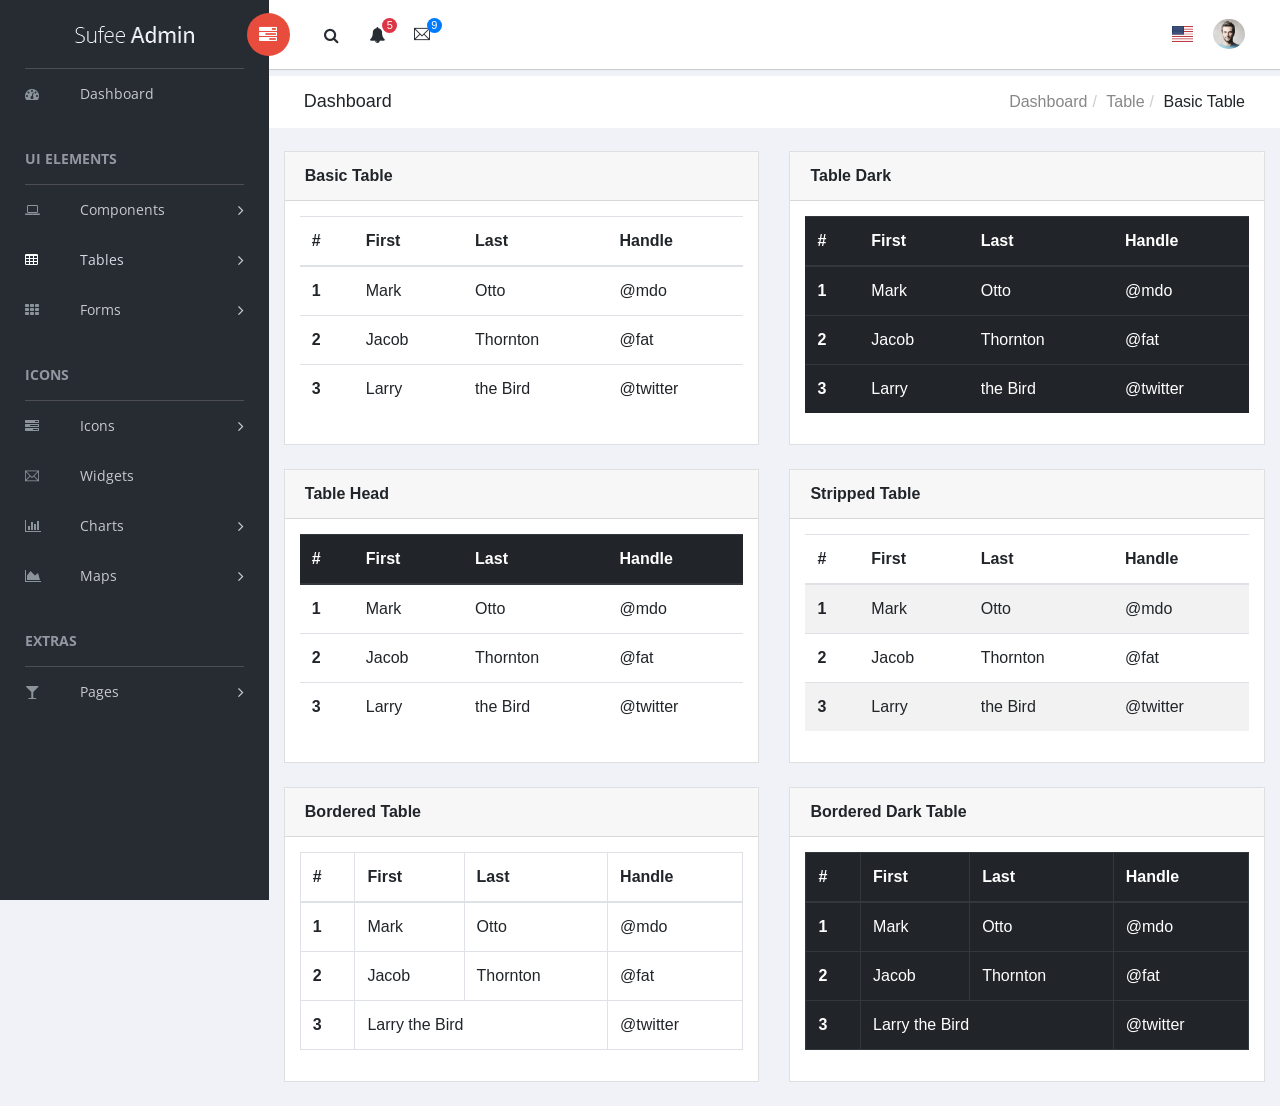
<file: public/html/tables-basic.html>
<!doctype html>
<!--[if lt IE 7]>      <html class="no-js lt-ie9 lt-ie8 lt-ie7" lang=""> <![endif]-->
<!--[if IE 7]>         <html class="no-js lt-ie9 lt-ie8" lang=""> <![endif]-->
<!--[if IE 8]>         <html class="no-js lt-ie9" lang=""> <![endif]-->
<!--[if gt IE 8]><!--> <html class="no-js" lang=""> <!--<![endif]-->
<head>
    <meta charset="utf-8">
    <meta http-equiv="X-UA-Compatible" content="IE=edge">
    <title>Sufee Admin - HTML5 Admin Template</title>
    <meta name="description" content="Sufee Admin - HTML5 Admin Template">
    <meta name="viewport" content="width=device-width, initial-scale=1">

    <link rel="apple-touch-icon" href="apple-icon.png">
    <link rel="shortcut icon" href="favicon.ico">

    <link rel="stylesheet" href="assets/css/normalize.css">
    <link rel="stylesheet" href="assets/css/bootstrap.min.css">
    <link rel="stylesheet" href="assets/css/font-awesome.min.css">
    <link rel="stylesheet" href="assets/css/themify-icons.css">
    <link rel="stylesheet" href="assets/css/flag-icon.min.css">
    <link rel="stylesheet" href="assets/css/cs-skin-elastic.css">
    <!-- <link rel="stylesheet" href="assets/css/bootstrap-select.less"> -->
    <link rel="stylesheet" href="assets/scss/style.css">

    <link href='https://fonts.googleapis.com/css?family=Open+Sans:400,600,700,800' rel='stylesheet' type='text/css'>

    <!-- <script type="text/javascript" src="https://cdn.jsdelivr.net/html5shiv/3.7.3/html5shiv.min.js"></script> -->

</head>
<body>
        <!-- Left Panel -->

    <aside id="left-panel" class="left-panel">
        <nav class="navbar navbar-expand-sm navbar-default">

            <div class="navbar-header">
                <button class="navbar-toggler" type="button" data-toggle="collapse" data-target="#main-menu" aria-controls="main-menu" aria-expanded="false" aria-label="Toggle navigation">
                    <i class="fa fa-bars"></i>
                </button>
                <a class="navbar-brand" href="./"><img src="images/logo.png" alt="Logo"></a>
                <a class="navbar-brand hidden" href="./"><img src="images/logo2.png" alt="Logo"></a>
            </div>

            <div id="main-menu" class="main-menu collapse navbar-collapse">
                <ul class="nav navbar-nav">
                    <li>
                        <a href="index.html"> <i class="menu-icon fa fa-dashboard"></i>Dashboard </a>
                    </li>
                    <h3 class="menu-title">UI elements</h3><!-- /.menu-title -->
                    <li class="menu-item-has-children dropdown">
                        <a href="#" class="dropdown-toggle" data-toggle="dropdown" aria-haspopup="true" aria-expanded="false"> <i class="menu-icon fa fa-laptop"></i>Components</a>
                        <ul class="sub-menu children dropdown-menu">
                            <li><i class="fa fa-puzzle-piece"></i><a href="ui-buttons.html">Buttons</a></li>
                            <li><i class="fa fa-id-badge"></i><a href="ui-badges.html">Badges</a></li>
                            <li><i class="fa fa-bars"></i><a href="ui-tabs.html">Tabs</a></li>
                            <li><i class="fa fa-share-square-o"></i><a href="ui-social-buttons.html">Social Buttons</a></li>
                            <li><i class="fa fa-id-card-o"></i><a href="ui-cards.html">Cards</a></li>
                            <li><i class="fa fa-exclamation-triangle"></i><a href="ui-alerts.html">Alerts</a></li>
                            <li><i class="fa fa-spinner"></i><a href="ui-progressbar.html">Progress Bars</a></li>
                            <li><i class="fa fa-fire"></i><a href="ui-modals.html">Modals</a></li>
                            <li><i class="fa fa-book"></i><a href="ui-switches.html">Switches</a></li>
                            <li><i class="fa fa-th"></i><a href="ui-grids.html">Grids</a></li>
                            <li><i class="fa fa-file-word-o"></i><a href="ui-typgraphy.html">Typography</a></li>
                        </ul>
                    </li>
                    <li class="menu-item-has-children active dropdown">
                        <a href="#" class="dropdown-toggle" data-toggle="dropdown" aria-haspopup="true" aria-expanded="false"> <i class="menu-icon fa fa-table"></i>Tables</a>
                        <ul class="sub-menu children dropdown-menu">
                            <li><i class="fa fa-table"></i><a href="tables-basic.html">Basic Table</a></li>
                            <li><i class="fa fa-table"></i><a href="tables-data.html">Data Table</a></li>
                        </ul>
                    </li>
                    <li class="menu-item-has-children dropdown">
                        <a href="#" class="dropdown-toggle" data-toggle="dropdown" aria-haspopup="true" aria-expanded="false"> <i class="menu-icon fa fa-th"></i>Forms</a>
                        <ul class="sub-menu children dropdown-menu">
                            <li><i class="menu-icon fa fa-th"></i><a href="forms-basic.html">Basic Form</a></li>
                            <li><i class="menu-icon fa fa-th"></i><a href="forms-advanced.html">Advanced Form</a></li>
                        </ul>
                    </li>

                    <h3 class="menu-title">Icons</h3><!-- /.menu-title -->

                    <li class="menu-item-has-children dropdown">
                        <a href="#" class="dropdown-toggle" data-toggle="dropdown" aria-haspopup="true" aria-expanded="false"> <i class="menu-icon fa fa-tasks"></i>Icons</a>
                        <ul class="sub-menu children dropdown-menu">
                            <li><i class="menu-icon fa fa-fort-awesome"></i><a href="font-fontawesome.html">Font Awesome</a></li>
                            <li><i class="menu-icon ti-themify-logo"></i><a href="font-themify.html">Themefy Icons</a></li>
                        </ul>
                    </li>
                    <li>
                        <a href="widgets.html"> <i class="menu-icon ti-email"></i>Widgets </a>
                    </li>
                    <li class="menu-item-has-children dropdown">
                        <a href="#" class="dropdown-toggle" data-toggle="dropdown" aria-haspopup="true" aria-expanded="false"> <i class="menu-icon fa fa-bar-chart"></i>Charts</a>
                        <ul class="sub-menu children dropdown-menu">
                            <li><i class="menu-icon fa fa-line-chart"></i><a href="charts-chartjs.html">Chart JS</a></li>
                            <li><i class="menu-icon fa fa-area-chart"></i><a href="charts-flot.html">Flot Chart</a></li>
                            <li><i class="menu-icon fa fa-pie-chart"></i><a href="charts-peity.html">Peity Chart</a></li>
                        </ul>
                    </li>

                    <li class="menu-item-has-children dropdown">
                        <a href="#" class="dropdown-toggle" data-toggle="dropdown" aria-haspopup="true" aria-expanded="false"> <i class="menu-icon fa fa-area-chart"></i>Maps</a>
                        <ul class="sub-menu children dropdown-menu">
                            <li><i class="menu-icon fa fa-map-o"></i><a href="maps-gmap.html">Google Maps</a></li>
                            <li><i class="menu-icon fa fa-street-view"></i><a href="maps-vector.html">Vector Maps</a></li>
                        </ul>
                    </li>
                    <h3 class="menu-title">Extras</h3><!-- /.menu-title -->
                    <li class="menu-item-has-children dropdown">
                        <a href="#" class="dropdown-toggle" data-toggle="dropdown" aria-haspopup="true" aria-expanded="false"> <i class="menu-icon fa fa-glass"></i>Pages</a>
                        <ul class="sub-menu children dropdown-menu">
                            <li><i class="menu-icon fa fa-sign-in"></i><a href="page-login.html">Login</a></li>
                            <li><i class="menu-icon fa fa-sign-in"></i><a href="page-register.html">Register</a></li>
                            <li><i class="menu-icon fa fa-paper-plane"></i><a href="pages-forget.html">Forget Pass</a></li>
                        </ul>
                    </li>
                </ul>
            </div><!-- /.navbar-collapse -->
        </nav>
    </aside><!-- /#left-panel -->

    <!-- Left Panel -->

    <!-- Right Panel -->

    <div id="right-panel" class="right-panel">

        <!-- Header-->
        <header id="header" class="header">

            <div class="header-menu">

                <div class="col-sm-7">
                    <a id="menuToggle" class="menutoggle pull-left"><i class="fa fa fa-tasks"></i></a>
                    <div class="header-left">
                        <button class="search-trigger"><i class="fa fa-search"></i></button>
                        <div class="form-inline">
                            <form class="search-form">
                                <input class="form-control mr-sm-2" type="text" placeholder="Search ..." aria-label="Search">
                                <button class="search-close" type="submit"><i class="fa fa-close"></i></button>
                            </form>
                        </div>

                        <div class="dropdown for-notification">
                          <button class="btn btn-secondary dropdown-toggle" type="button" id="notification" data-toggle="dropdown" aria-haspopup="true" aria-expanded="false">
                            <i class="fa fa-bell"></i>
                            <span class="count bg-danger">5</span>
                          </button>
                          <div class="dropdown-menu" aria-labelledby="notification">
                            <p class="red">You have 3 Notification</p>
                            <a class="dropdown-item media bg-flat-color-1" href="#">
                                <i class="fa fa-check"></i>
                                <p>Server #1 overloaded.</p>
                            </a>
                            <a class="dropdown-item media bg-flat-color-4" href="#">
                                <i class="fa fa-info"></i>
                                <p>Server #2 overloaded.</p>
                            </a>
                            <a class="dropdown-item media bg-flat-color-5" href="#">
                                <i class="fa fa-warning"></i>
                                <p>Server #3 overloaded.</p>
                            </a>
                          </div>
                        </div>

                        <div class="dropdown for-message">
                          <button class="btn btn-secondary dropdown-toggle" type="button"
                                id="message"
                                data-toggle="dropdown" aria-haspopup="true" aria-expanded="false">
                            <i class="ti-email"></i>
                            <span class="count bg-primary">9</span>
                          </button>
                          <div class="dropdown-menu" aria-labelledby="message">
                            <p class="red">You have 4 Mails</p>
                            <a class="dropdown-item media bg-flat-color-1" href="#">
                                <span class="photo media-left"><img alt="avatar" src="images/avatar/1.jpg"></span>
                                <span class="message media-body">
                                    <span class="name float-left">Jonathan Smith</span>
                                    <span class="time float-right">Just now</span>
                                        <p>Hello, this is an example msg</p>
                                </span>
                            </a>
                            <a class="dropdown-item media bg-flat-color-4" href="#">
                                <span class="photo media-left"><img alt="avatar" src="images/avatar/2.jpg"></span>
                                <span class="message media-body">
                                    <span class="name float-left">Jack Sanders</span>
                                    <span class="time float-right">5 minutes ago</span>
                                        <p>Lorem ipsum dolor sit amet, consectetur</p>
                                </span>
                            </a>
                            <a class="dropdown-item media bg-flat-color-5" href="#">
                                <span class="photo media-left"><img alt="avatar" src="images/avatar/3.jpg"></span>
                                <span class="message media-body">
                                    <span class="name float-left">Cheryl Wheeler</span>
                                    <span class="time float-right">10 minutes ago</span>
                                        <p>Hello, this is an example msg</p>
                                </span>
                            </a>
                            <a class="dropdown-item media bg-flat-color-3" href="#">
                                <span class="photo media-left"><img alt="avatar" src="images/avatar/4.jpg"></span>
                                <span class="message media-body">
                                    <span class="name float-left">Rachel Santos</span>
                                    <span class="time float-right">15 minutes ago</span>
                                        <p>Lorem ipsum dolor sit amet, consectetur</p>
                                </span>
                            </a>
                          </div>
                        </div>
                    </div>
                </div>

                <div class="col-sm-5">
                    <div class="user-area dropdown float-right">
                        <a href="#" class="dropdown-toggle" data-toggle="dropdown" aria-haspopup="true" aria-expanded="false">
                            <img class="user-avatar rounded-circle" src="images/admin.jpg" alt="User Avatar">
                        </a>

                        <div class="user-menu dropdown-menu">
                                <a class="nav-link" href="#"><i class="fa fa- user"></i>My Profile</a>

                                <a class="nav-link" href="#"><i class="fa fa- user"></i>Notifications <span class="count">13</span></a>

                                <a class="nav-link" href="#"><i class="fa fa -cog"></i>Settings</a>

                                <a class="nav-link" href="#"><i class="fa fa-power -off"></i>Logout</a>
                        </div>
                    </div>

                    <div class="language-select dropdown" id="language-select">
                        <a class="dropdown-toggle" href="#" data-toggle="dropdown"  id="language" aria-haspopup="true" aria-expanded="true">
                            <i class="flag-icon flag-icon-us"></i>
                        </a>
                        <div class="dropdown-menu" aria-labelledby="language" >
                            <div class="dropdown-item">
                                <span class="flag-icon flag-icon-fr"></span>
                            </div>
                            <div class="dropdown-item">
                                <i class="flag-icon flag-icon-es"></i>
                            </div>
                            <div class="dropdown-item">
                                <i class="flag-icon flag-icon-us"></i>
                            </div>
                            <div class="dropdown-item">
                                <i class="flag-icon flag-icon-it"></i>
                            </div>
                        </div>
                    </div>

                </div>
            </div>

        </header><!-- /header -->
        <!-- Header-->

        <div class="breadcrumbs">
            <div class="col-sm-4">
                <div class="page-header float-left">
                    <div class="page-title">
                        <h1>Dashboard</h1>
                    </div>
                </div>
            </div>
            <div class="col-sm-8">
                <div class="page-header float-right">
                    <div class="page-title">
                        <ol class="breadcrumb text-right">
                            <li><a href="#">Dashboard</a></li>
                            <li><a href="#">Table</a></li>
                            <li class="active">Basic table</li>
                        </ol>
                    </div>
                </div>
            </div>
        </div>

        <div class="content mt-3">
            <div class="animated fadeIn">
                <div class="row">
                <div class="col-lg-6">
                    <div class="card">
                        <div class="card-header">
                            <strong class="card-title">Basic Table</strong>
                        </div>
                        <div class="card-body">
                            <table class="table">
                              <thead>
                                <tr>
                                  <th scope="col">#</th>
                                  <th scope="col">First</th>
                                  <th scope="col">Last</th>
                                  <th scope="col">Handle</th>
                              </tr>
                          </thead>
                          <tbody>
                            <tr>
                              <th scope="row">1</th>
                              <td>Mark</td>
                              <td>Otto</td>
                              <td>@mdo</td>
                          </tr>
                          <tr>
                              <th scope="row">2</th>
                              <td>Jacob</td>
                              <td>Thornton</td>
                              <td>@fat</td>
                          </tr>
                          <tr>
                              <th scope="row">3</th>
                              <td>Larry</td>
                              <td>the Bird</td>
                              <td>@twitter</td>
                          </tr>
                      </tbody>
                  </table>
                        </div>
                    </div>
                </div>

                <div class="col-lg-6">
                    <div class="card">
                        <div class="card-header">
                            <strong class="card-title">Table Dark</strong>
                        </div>
                        <div class="card-body">
                            <table class="table table-dark">
                              <thead>
                                <tr>
                                  <th scope="col">#</th>
                                  <th scope="col">First</th>
                                  <th scope="col">Last</th>
                                  <th scope="col">Handle</th>
                                </tr>
                              </thead>
                              <tbody>
                                <tr>
                                  <th scope="row">1</th>
                                  <td>Mark</td>
                                  <td>Otto</td>
                                  <td>@mdo</td>
                                </tr>
                                <tr>
                                  <th scope="row">2</th>
                                  <td>Jacob</td>
                                  <td>Thornton</td>
                                  <td>@fat</td>
                                </tr>
                                <tr>
                                  <th scope="row">3</th>
                                  <td>Larry</td>
                                  <td>the Bird</td>
                                  <td>@twitter</td>
                                </tr>
                              </tbody>
                            </table>
                        </div>
                    </div>
                </div>

                <div class="col-lg-6">
                    <div class="card">
                        <div class="card-header">
                            <strong class="card-title">Table Head</strong>
                        </div>
                        <div class="card-body">
                            <table class="table">
                              <thead class="thead-dark">
                                <tr>
                                  <th scope="col">#</th>
                                  <th scope="col">First</th>
                                  <th scope="col">Last</th>
                                  <th scope="col">Handle</th>
                                </tr>
                              </thead>
                              <tbody>
                                <tr>
                                  <th scope="row">1</th>
                                  <td>Mark</td>
                                  <td>Otto</td>
                                  <td>@mdo</td>
                                </tr>
                                <tr>
                                  <th scope="row">2</th>
                                  <td>Jacob</td>
                                  <td>Thornton</td>
                                  <td>@fat</td>
                                </tr>
                                <tr>
                                  <th scope="row">3</th>
                                  <td>Larry</td>
                                  <td>the Bird</td>
                                  <td>@twitter</td>
                                </tr>
                              </tbody>
                            </table>

                        </div>
                    </div>
                </div>


                <div class="col-lg-6">
                    <div class="card">
                        <div class="card-header">
                            <strong class="card-title">Stripped Table</strong>
                        </div>
                        <div class="card-body">
                            <table class="table table-striped">
                              <thead>
                                <tr>
                                  <th scope="col">#</th>
                                  <th scope="col">First</th>
                                  <th scope="col">Last</th>
                                  <th scope="col">Handle</th>
                                </tr>
                              </thead>
                              <tbody>
                                <tr>
                                  <th scope="row">1</th>
                                  <td>Mark</td>
                                  <td>Otto</td>
                                  <td>@mdo</td>
                                </tr>
                                <tr>
                                  <th scope="row">2</th>
                                  <td>Jacob</td>
                                  <td>Thornton</td>
                                  <td>@fat</td>
                                </tr>
                                <tr>
                                  <th scope="row">3</th>
                                  <td>Larry</td>
                                  <td>the Bird</td>
                                  <td>@twitter</td>
                                </tr>
                              </tbody>
                            </table>
                        </div>
                    </div>
                </div>

                <div class="col-lg-6">
                    <div class="card">
                        <div class="card-header">
                            <strong class="card-title">Bordered Table</strong>
                        </div>
                        <div class="card-body">
                            <table class="table table-bordered">
                              <thead>
                                <tr>
                                  <th scope="col">#</th>
                                  <th scope="col">First</th>
                                  <th scope="col">Last</th>
                                  <th scope="col">Handle</th>
                                </tr>
                              </thead>
                              <tbody>
                                <tr>
                                  <th scope="row">1</th>
                                  <td>Mark</td>
                                  <td>Otto</td>
                                  <td>@mdo</td>
                                </tr>
                                <tr>
                                  <th scope="row">2</th>
                                  <td>Jacob</td>
                                  <td>Thornton</td>
                                  <td>@fat</td>
                                </tr>
                                <tr>
                                  <th scope="row">3</th>
                                  <td colspan="2">Larry the Bird</td>
                                  <td>@twitter</td>
                                </tr>
                              </tbody>
                            </table>
                        </div>
                    </div>
                </div>

                <div class="col-lg-6">
                    <div class="card">
                        <div class="card-header">
                            <strong class="card-title">Bordered Dark Table</strong>
                        </div>
                        <div class="card-body">
                            <table class="table table-bordered table-dark">
                              <thead>
                                <tr>
                                  <th scope="col">#</th>
                                  <th scope="col">First</th>
                                  <th scope="col">Last</th>
                                  <th scope="col">Handle</th>
                                </tr>
                              </thead>
                              <tbody>
                                <tr>
                                  <th scope="row">1</th>
                                  <td>Mark</td>
                                  <td>Otto</td>
                                  <td>@mdo</td>
                                </tr>
                                <tr>
                                  <th scope="row">2</th>
                                  <td>Jacob</td>
                                  <td>Thornton</td>
                                  <td>@fat</td>
                                </tr>
                                <tr>
                                  <th scope="row">3</th>
                                  <td colspan="2">Larry the Bird</td>
                                  <td>@twitter</td>
                                </tr>
                              </tbody>
                            </table>
                        </div>
                    </div>
                </div>

                </div>
            </div><!-- .animated -->
        </div><!-- .content -->


    </div><!-- /#right-panel -->

    <!-- Right Panel -->


    <script src="assets/js/vendor/jquery-2.1.4.min.js"></script>
    <script src="assets/js/popper.min.js"></script>
    <script src="assets/js/plugins.js"></script>
    <script src="assets/js/main.js"></script>


</body>
</html>
</file>
<file: public/html/assets/css/themify-icons.css>
@font-face {
	font-family: 'themify';
	src:url('../fonts/themify.eot?-fvbane');
	src:url('../fonts/themify.eot?#iefix-fvbane') format('embedded-opentype'),
		url('../fonts/themify.woff?-fvbane') format('woff'),
		url('../fonts/themify.ttf?-fvbane') format('truetype'),
		url('../fonts/themify.svg?-fvbane#themify') format('svg');
	font-weight: normal;
	font-style: normal;
}

[class^="ti-"], [class*=" ti-"] {
	font-family: 'themify';
	speak: none;
	font-style: normal;
	font-weight: normal;
	font-variant: normal;
	text-transform: none;
	line-height: 1;

	/* Better Font Rendering =========== */
	-webkit-font-smoothing: antialiased;
	-moz-osx-font-smoothing: grayscale;
}

.ti-wand:before {
	content: "\e600";
}
.ti-volume:before {
	content: "\e601";
}
.ti-user:before {
	content: "\e602";
}
.ti-unlock:before {
	content: "\e603";
}
.ti-unlink:before {
	content: "\e604";
}
.ti-trash:before {
	content: "\e605";
}
.ti-thought:before {
	content: "\e606";
}
.ti-target:before {
	content: "\e607";
}
.ti-tag:before {
	content: "\e608";
}
.ti-tablet:before {
	content: "\e609";
}
.ti-star:before {
	content: "\e60a";
}
.ti-spray:before {
	content: "\e60b";
}
.ti-signal:before {
	content: "\e60c";
}
.ti-shopping-cart:before {
	content: "\e60d";
}
.ti-shopping-cart-full:before {
	content: "\e60e";
}
.ti-settings:before {
	content: "\e60f";
}
.ti-search:before {
	content: "\e610";
}
.ti-zoom-in:before {
	content: "\e611";
}
.ti-zoom-out:before {
	content: "\e612";
}
.ti-cut:before {
	content: "\e613";
}
.ti-ruler:before {
	content: "\e614";
}
.ti-ruler-pencil:before {
	content: "\e615";
}
.ti-ruler-alt:before {
	content: "\e616";
}
.ti-bookmark:before {
	content: "\e617";
}
.ti-bookmark-alt:before {
	content: "\e618";
}
.ti-reload:before {
	content: "\e619";
}
.ti-plus:before {
	content: "\e61a";
}
.ti-pin:before {
	content: "\e61b";
}
.ti-pencil:before {
	content: "\e61c";
}
.ti-pencil-alt:before {
	content: "\e61d";
}
.ti-paint-roller:before {
	content: "\e61e";
}
.ti-paint-bucket:before {
	content: "\e61f";
}
.ti-na:before {
	content: "\e620";
}
.ti-mobile:before {
	content: "\e621";
}
.ti-minus:before {
	content: "\e622";
}
.ti-medall:before {
	content: "\e623";
}
.ti-medall-alt:before {
	content: "\e624";
}
.ti-marker:before {
	content: "\e625";
}
.ti-marker-alt:before {
	content: "\e626";
}
.ti-arrow-up:before {
	content: "\e627";
}
.ti-arrow-right:before {
	content: "\e628";
}
.ti-arrow-left:before {
	content: "\e629";
}
.ti-arrow-down:before {
	content: "\e62a";
}
.ti-lock:before {
	content: "\e62b";
}
.ti-location-arrow:before {
	content: "\e62c";
}
.ti-link:before {
	content: "\e62d";
}
.ti-layout:before {
	content: "\e62e";
}
.ti-layers:before {
	content: "\e62f";
}
.ti-layers-alt:before {
	content: "\e630";
}
.ti-key:before {
	content: "\e631";
}
.ti-import:before {
	content: "\e632";
}
.ti-image:before {
	content: "\e633";
}
.ti-heart:before {
	content: "\e634";
}
.ti-heart-broken:before {
	content: "\e635";
}
.ti-hand-stop:before {
	content: "\e636";
}
.ti-hand-open:before {
	content: "\e637";
}
.ti-hand-drag:before {
	content: "\e638";
}
.ti-folder:before {
	content: "\e639";
}
.ti-flag:before {
	content: "\e63a";
}
.ti-flag-alt:before {
	content: "\e63b";
}
.ti-flag-alt-2:before {
	content: "\e63c";
}
.ti-eye:before {
	content: "\e63d";
}
.ti-export:before {
	content: "\e63e";
}
.ti-exchange-vertical:before {
	content: "\e63f";
}
.ti-desktop:before {
	content: "\e640";
}
.ti-cup:before {
	content: "\e641";
}
.ti-crown:before {
	content: "\e642";
}
.ti-comments:before {
	content: "\e643";
}
.ti-comment:before {
	content: "\e644";
}
.ti-comment-alt:before {
	content: "\e645";
}
.ti-close:before {
	content: "\e646";
}
.ti-clip:before {
	content: "\e647";
}
.ti-angle-up:before {
	content: "\e648";
}
.ti-angle-right:before {
	content: "\e649";
}
.ti-angle-left:before {
	content: "\e64a";
}
.ti-angle-down:before {
	content: "\e64b";
}
.ti-check:before {
	content: "\e64c";
}
.ti-check-box:before {
	content: "\e64d";
}
.ti-camera:before {
	content: "\e64e";
}
.ti-announcement:before {
	content: "\e64f";
}
.ti-brush:before {
	content: "\e650";
}
.ti-briefcase:before {
	content: "\e651";
}
.ti-bolt:before {
	content: "\e652";
}
.ti-bolt-alt:before {
	content: "\e653";
}
.ti-blackboard:before {
	content: "\e654";
}
.ti-bag:before {
	content: "\e655";
}
.ti-move:before {
	content: "\e656";
}
.ti-arrows-vertical:before {
	content: "\e657";
}
.ti-arrows-horizontal:before {
	content: "\e658";
}
.ti-fullscreen:before {
	content: "\e659";
}
.ti-arrow-top-right:before {
	content: "\e65a";
}
.ti-arrow-top-left:before {
	content: "\e65b";
}
.ti-arrow-circle-up:before {
	content: "\e65c";
}
.ti-arrow-circle-right:before {
	content: "\e65d";
}
.ti-arrow-circle-left:before {
	content: "\e65e";
}
.ti-arrow-circle-down:before {
	content: "\e65f";
}
.ti-angle-double-up:before {
	content: "\e660";
}
.ti-angle-double-right:before {
	content: "\e661";
}
.ti-angle-double-left:before {
	content: "\e662";
}
.ti-angle-double-down:before {
	content: "\e663";
}
.ti-zip:before {
	content: "\e664";
}
.ti-world:before {
	content: "\e665";
}
.ti-wheelchair:before {
	content: "\e666";
}
.ti-view-list:before {
	content: "\e667";
}
.ti-view-list-alt:before {
	content: "\e668";
}
.ti-view-grid:before {
	content: "\e669";
}
.ti-uppercase:before {
	content: "\e66a";
}
.ti-upload:before {
	content: "\e66b";
}
.ti-underline:before {
	content: "\e66c";
}
.ti-truck:before {
	content: "\e66d";
}
.ti-timer:before {
	content: "\e66e";
}
.ti-ticket:before {
	content: "\e66f";
}
.ti-thumb-up:before {
	content: "\e670";
}
.ti-thumb-down:before {
	content: "\e671";
}
.ti-text:before {
	content: "\e672";
}
.ti-stats-up:before {
	content: "\e673";
}
.ti-stats-down:before {
	content: "\e674";
}
.ti-split-v:before {
	content: "\e675";
}
.ti-split-h:before {
	content: "\e676";
}
.ti-smallcap:before {
	content: "\e677";
}
.ti-shine:before {
	content: "\e678";
}
.ti-shift-right:before {
	content: "\e679";
}
.ti-shift-left:before {
	content: "\e67a";
}
.ti-shield:before {
	content: "\e67b";
}
.ti-notepad:before {
	content: "\e67c";
}
.ti-server:before {
	content: "\e67d";
}
.ti-quote-right:before {
	content: "\e67e";
}
.ti-quote-left:before {
	content: "\e67f";
}
.ti-pulse:before {
	content: "\e680";
}
.ti-printer:before {
	content: "\e681";
}
.ti-power-off:before {
	content: "\e682";
}
.ti-plug:before {
	content: "\e683";
}
.ti-pie-chart:before {
	content: "\e684";
}
.ti-paragraph:before {
	content: "\e685";
}
.ti-panel:before {
	content: "\e686";
}
.ti-package:before {
	content: "\e687";
}
.ti-music:before {
	content: "\e688";
}
.ti-music-alt:before {
	content: "\e689";
}
.ti-mouse:before {
	content: "\e68a";
}
.ti-mouse-alt:before {
	content: "\e68b";
}
.ti-money:before {
	content: "\e68c";
}
.ti-microphone:before {
	content: "\e68d";
}
.ti-menu:before {
	content: "\e68e";
}
.ti-menu-alt:before {
	content: "\e68f";
}
.ti-map:before {
	content: "\e690";
}
.ti-map-alt:before {
	content: "\e691";
}
.ti-loop:before {
	content: "\e692";
}
.ti-location-pin:before {
	content: "\e693";
}
.ti-list:before {
	content: "\e694";
}
.ti-light-bulb:before {
	content: "\e695";
}
.ti-Italic:before {
	content: "\e696";
}
.ti-info:before {
	content: "\e697";
}
.ti-infinite:before {
	content: "\e698";
}
.ti-id-badge:before {
	content: "\e699";
}
.ti-hummer:before {
	content: "\e69a";
}
.ti-home:before {
	content: "\e69b";
}
.ti-help:before {
	content: "\e69c";
}
.ti-headphone:before {
	content: "\e69d";
}
.ti-harddrives:before {
	content: "\e69e";
}
.ti-harddrive:before {
	content: "\e69f";
}
.ti-gift:before {
	content: "\e6a0";
}
.ti-game:before {
	content: "\e6a1";
}
.ti-filter:before {
	content: "\e6a2";
}
.ti-files:before {
	content: "\e6a3";
}
.ti-file:before {
	content: "\e6a4";
}
.ti-eraser:before {
	content: "\e6a5";
}
.ti-envelope:before {
	content: "\e6a6";
}
.ti-download:before {
	content: "\e6a7";
}
.ti-direction:before {
	content: "\e6a8";
}
.ti-direction-alt:before {
	content: "\e6a9";
}
.ti-dashboard:before {
	content: "\e6aa";
}
.ti-control-stop:before {
	content: "\e6ab";
}
.ti-control-shuffle:before {
	content: "\e6ac";
}
.ti-control-play:before {
	content: "\e6ad";
}
.ti-control-pause:before {
	content: "\e6ae";
}
.ti-control-forward:before {
	content: "\e6af";
}
.ti-control-backward:before {
	content: "\e6b0";
}
.ti-cloud:before {
	content: "\e6b1";
}
.ti-cloud-up:before {
	content: "\e6b2";
}
.ti-cloud-down:before {
	content: "\e6b3";
}
.ti-clipboard:before {
	content: "\e6b4";
}
.ti-car:before {
	content: "\e6b5";
}
.ti-calendar:before {
	content: "\e6b6";
}
.ti-book:before {
	content: "\e6b7";
}
.ti-bell:before {
	content: "\e6b8";
}
.ti-basketball:before {
	content: "\e6b9";
}
.ti-bar-chart:before {
	content: "\e6ba";
}
.ti-bar-chart-alt:before {
	content: "\e6bb";
}
.ti-back-right:before {
	content: "\e6bc";
}
.ti-back-left:before {
	content: "\e6bd";
}
.ti-arrows-corner:before {
	content: "\e6be";
}
.ti-archive:before {
	content: "\e6bf";
}
.ti-anchor:before {
	content: "\e6c0";
}
.ti-align-right:before {
	content: "\e6c1";
}
.ti-align-left:before {
	content: "\e6c2";
}
.ti-align-justify:before {
	content: "\e6c3";
}
.ti-align-center:before {
	content: "\e6c4";
}
.ti-alert:before {
	content: "\e6c5";
}
.ti-alarm-clock:before {
	content: "\e6c6";
}
.ti-agenda:before {
	content: "\e6c7";
}
.ti-write:before {
	content: "\e6c8";
}
.ti-window:before {
	content: "\e6c9";
}
.ti-widgetized:before {
	content: "\e6ca";
}
.ti-widget:before {
	content: "\e6cb";
}
.ti-widget-alt:before {
	content: "\e6cc";
}
.ti-wallet:before {
	content: "\e6cd";
}
.ti-video-clapper:before {
	content: "\e6ce";
}
.ti-video-camera:before {
	content: "\e6cf";
}
.ti-vector:before {
	content: "\e6d0";
}
.ti-themify-logo:before {
	content: "\e6d1";
}
.ti-themify-favicon:before {
	content: "\e6d2";
}
.ti-themify-favicon-alt:before {
	content: "\e6d3";
}
.ti-support:before {
	content: "\e6d4";
}
.ti-stamp:before {
	content: "\e6d5";
}
.ti-split-v-alt:before {
	content: "\e6d6";
}
.ti-slice:before {
	content: "\e6d7";
}
.ti-shortcode:before {
	content: "\e6d8";
}
.ti-shift-right-alt:before {
	content: "\e6d9";
}
.ti-shift-left-alt:before {
	content: "\e6da";
}
.ti-ruler-alt-2:before {
	content: "\e6db";
}
.ti-receipt:before {
	content: "\e6dc";
}
.ti-pin2:before {
	content: "\e6dd";
}
.ti-pin-alt:before {
	content: "\e6de";
}
.ti-pencil-alt2:before {
	content: "\e6df";
}
.ti-palette:before {
	content: "\e6e0";
}
.ti-more:before {
	content: "\e6e1";
}
.ti-more-alt:before {
	content: "\e6e2";
}
.ti-microphone-alt:before {
	content: "\e6e3";
}
.ti-magnet:before {
	content: "\e6e4";
}
.ti-line-double:before {
	content: "\e6e5";
}
.ti-line-dotted:before {
	content: "\e6e6";
}
.ti-line-dashed:before {
	content: "\e6e7";
}
.ti-layout-width-full:before {
	content: "\e6e8";
}
.ti-layout-width-default:before {
	content: "\e6e9";
}
.ti-layout-width-default-alt:before {
	content: "\e6ea";
}
.ti-layout-tab:before {
	content: "\e6eb";
}
.ti-layout-tab-window:before {
	content: "\e6ec";
}
.ti-layout-tab-v:before {
	content: "\e6ed";
}
.ti-layout-tab-min:before {
	content: "\e6ee";
}
.ti-layout-slider:before {
	content: "\e6ef";
}
.ti-layout-slider-alt:before {
	content: "\e6f0";
}
.ti-layout-sidebar-right:before {
	content: "\e6f1";
}
.ti-layout-sidebar-none:before {
	content: "\e6f2";
}
.ti-layout-sidebar-left:before {
	content: "\e6f3";
}
.ti-layout-placeholder:before {
	content: "\e6f4";
}
.ti-layout-menu:before {
	content: "\e6f5";
}
.ti-layout-menu-v:before {
	content: "\e6f6";
}
.ti-layout-menu-separated:before {
	content: "\e6f7";
}
.ti-layout-menu-full:before {
	content: "\e6f8";
}
.ti-layout-media-right-alt:before {
	content: "\e6f9";
}
.ti-layout-media-right:before {
	content: "\e6fa";
}
.ti-layout-media-overlay:before {
	content: "\e6fb";
}
.ti-layout-media-overlay-alt:before {
	content: "\e6fc";
}
.ti-layout-media-overlay-alt-2:before {
	content: "\e6fd";
}
.ti-layout-media-left-alt:before {
	content: "\e6fe";
}
.ti-layout-media-left:before {
	content: "\e6ff";
}
.ti-layout-media-center-alt:before {
	content: "\e700";
}
.ti-layout-media-center:before {
	content: "\e701";
}
.ti-layout-list-thumb:before {
	content: "\e702";
}
.ti-layout-list-thumb-alt:before {
	content: "\e703";
}
.ti-layout-list-post:before {
	content: "\e704";
}
.ti-layout-list-large-image:before {
	content: "\e705";
}
.ti-layout-line-solid:before {
	content: "\e706";
}
.ti-layout-grid4:before {
	content: "\e707";
}
.ti-layout-grid3:before {
	content: "\e708";
}
.ti-layout-grid2:before {
	content: "\e709";
}
.ti-layout-grid2-thumb:before {
	content: "\e70a";
}
.ti-layout-cta-right:before {
	content: "\e70b";
}
.ti-layout-cta-left:before {
	content: "\e70c";
}
.ti-layout-cta-center:before {
	content: "\e70d";
}
.ti-layout-cta-btn-right:before {
	content: "\e70e";
}
.ti-layout-cta-btn-left:before {
	content: "\e70f";
}
.ti-layout-column4:before {
	content: "\e710";
}
.ti-layout-column3:before {
	content: "\e711";
}
.ti-layout-column2:before {
	content: "\e712";
}
.ti-layout-accordion-separated:before {
	content: "\e713";
}
.ti-layout-accordion-merged:before {
	content: "\e714";
}
.ti-layout-accordion-list:before {
	content: "\e715";
}
.ti-ink-pen:before {
	content: "\e716";
}
.ti-info-alt:before {
	content: "\e717";
}
.ti-help-alt:before {
	content: "\e718";
}
.ti-headphone-alt:before {
	content: "\e719";
}
.ti-hand-point-up:before {
	content: "\e71a";
}
.ti-hand-point-right:before {
	content: "\e71b";
}
.ti-hand-point-left:before {
	content: "\e71c";
}
.ti-hand-point-down:before {
	content: "\e71d";
}
.ti-gallery:before {
	content: "\e71e";
}
.ti-face-smile:before {
	content: "\e71f";
}
.ti-face-sad:before {
	content: "\e720";
}
.ti-credit-card:before {
	content: "\e721";
}
.ti-control-skip-forward:before {
	content: "\e722";
}
.ti-control-skip-backward:before {
	content: "\e723";
}
.ti-control-record:before {
	content: "\e724";
}
.ti-control-eject:before {
	content: "\e725";
}
.ti-comments-smiley:before {
	content: "\e726";
}
.ti-brush-alt:before {
	content: "\e727";
}
.ti-youtube:before {
	content: "\e728";
}
.ti-vimeo:before {
	content: "\e729";
}
.ti-twitter:before {
	content: "\e72a";
}
.ti-time:before {
	content: "\e72b";
}
.ti-tumblr:before {
	content: "\e72c";
}
.ti-skype:before {
	content: "\e72d";
}
.ti-share:before {
	content: "\e72e";
}
.ti-share-alt:before {
	content: "\e72f";
}
.ti-rocket:before {
	content: "\e730";
}
.ti-pinterest:before {
	content: "\e731";
}
.ti-new-window:before {
	content: "\e732";
}
.ti-microsoft:before {
	content: "\e733";
}
.ti-list-ol:before {
	content: "\e734";
}
.ti-linkedin:before {
	content: "\e735";
}
.ti-layout-sidebar-2:before {
	content: "\e736";
}
.ti-layout-grid4-alt:before {
	content: "\e737";
}
.ti-layout-grid3-alt:before {
	content: "\e738";
}
.ti-layout-grid2-alt:before {
	content: "\e739";
}
.ti-layout-column4-alt:before {
	content: "\e73a";
}
.ti-layout-column3-alt:before {
	content: "\e73b";
}
.ti-layout-column2-alt:before {
	content: "\e73c";
}
.ti-instagram:before {
	content: "\e73d";
}
.ti-google:before {
	content: "\e73e";
}
.ti-github:before {
	content: "\e73f";
}
.ti-flickr:before {
	content: "\e740";
}
.ti-facebook:before {
	content: "\e741";
}
.ti-dropbox:before {
	content: "\e742";
}
.ti-dribbble:before {
	content: "\e743";
}
.ti-apple:before {
	content: "\e744";
}
.ti-android:before {
	content: "\e745";
}
.ti-save:before {
	content: "\e746";
}
.ti-save-alt:before {
	content: "\e747";
}
.ti-yahoo:before {
	content: "\e748";
}
.ti-wordpress:before {
	content: "\e749";
}
.ti-vimeo-alt:before {
	content: "\e74a";
}
.ti-twitter-alt:before {
	content: "\e74b";
}
.ti-tumblr-alt:before {
	content: "\e74c";
}
.ti-trello:before {
	content: "\e74d";
}
.ti-stack-overflow:before {
	content: "\e74e";
}
.ti-soundcloud:before {
	content: "\e74f";
}
.ti-sharethis:before {
	content: "\e750";
}
.ti-sharethis-alt:before {
	content: "\e751";
}
.ti-reddit:before {
	content: "\e752";
}
.ti-pinterest-alt:before {
	content: "\e753";
}
.ti-microsoft-alt:before {
	content: "\e754";
}
.ti-linux:before {
	content: "\e755";
}
.ti-jsfiddle:before {
	content: "\e756";
}
.ti-joomla:before {
	content: "\e757";
}
.ti-html5:before {
	content: "\e758";
}
.ti-flickr-alt:before {
	content: "\e759";
}
.ti-email:before {
	content: "\e75a";
}
.ti-drupal:before {
	content: "\e75b";
}
.ti-dropbox-alt:before {
	content: "\e75c";
}
.ti-css3:before {
	content: "\e75d";
}
.ti-rss:before {
	content: "\e75e";
}
.ti-rss-alt:before {
	content: "\e75f";
}
</file>
<file: public/html/assets/css/cs-skin-elastic.css>
@font-face {
	font-family: 'icomoon';
	src:url('../fonts/icomoon/icomoon.eot?-rdnm34');
	src:url('../fonts/icomoon/icomoon.eot?#iefix-rdnm34') format('embedded-opentype'),
		url('../fonts/icomoon/icomoon.woff?-rdnm34') format('woff'),
		url('../fonts/icomoon/icomoon.ttf?-rdnm34') format('truetype'),
		url('../fonts/icomoon/icomoon.svg?-rdnm34#icomoon') format('svg');
	font-weight: normal;
	font-style: normal;
}

div.cs-skin-elastic {
	background: transparent;
	font-size: 1.5em;
	font-weight: 700;
	color: #5b8583;
}

@media screen and (max-width: 30em) {
	div.cs-skin-elastic { font-size: 1em; }
}

.cs-skin-elastic > span {
	background-color: #fff;
	z-index: 100;
}

.cs-skin-elastic > span::after {
	font-family: 'icomoon';
	content: '\e005';
	-webkit-backface-visibility: hidden;
	backface-visibility: hidden;
}

.cs-skin-elastic .cs-options {
	overflow: visible;
	background: transparent;
	opacity: 1;
	visibility: visible;
	padding-bottom: 1.25em;
	pointer-events: none;
}

.cs-skin-elastic.cs-active .cs-options {
	pointer-events: auto;
}

.cs-skin-elastic .cs-options > ul::before {
	content: '';
	position: absolute;
	width: 100%;
	height: 100%;
	left: 0;
	top: 0;
	-webkit-transform: scale3d(1,0,1);
	transform: scale3d(1,0,1);
	background: #fff;
	-webkit-transform-origin: 50% 0%;
	transform-origin: 50% 0%;
	-webkit-transition: -webkit-transform 0.3s;
	transition: transform 0.3s;
}

.cs-skin-elastic.cs-active .cs-options > ul::before {
	-webkit-transform: scale3d(1,1,1);
	transform: scale3d(1,1,1);
	-webkit-transition: none;
	transition: none;
	-webkit-animation: expand 0.6s ease-out;
  	animation: expand 0.6s ease-out;
}

.cs-skin-elastic .cs-options ul li {
	opacity: 0;
	-webkit-transform: translate3d(0,-25px,0);
	transform: translate3d(0,-25px,0);
	-webkit-transition: opacity 0.15s, -webkit-transform 0.15s;
	transition: opacity 0.15s, transform 0.15s;
}

.cs-skin-elastic.cs-active .cs-options ul li {
	-webkit-transform: translate3d(0,0,0);
	transform: translate3d(0,0,0);
	opacity: 1;
	-webkit-transition: none;
	transition: none;
	-webkit-animation: bounce 0.6s ease-out;
  	animation: bounce 0.6s ease-out;
}

/* Optional delays (problematic in IE 11/Win) */
/*
.cs-skin-elastic.cs-active .cs-options ul li:first-child {
	-webkit-animation-delay: 0.1s;
	animation-delay: 0.1s;
}

.cs-skin-elastic.cs-active .cs-options ul li:nth-child(2) {
	-webkit-animation-delay: 0.15s;
	animation-delay: 0.15s;
}

.cs-skin-elastic.cs-active .cs-options ul li:nth-child(3) {
	-webkit-animation-delay: 0.2s;
	animation-delay: 0.2s;
}

.cs-skin-elastic.cs-active .cs-options ul li:nth-child(4) {
	-webkit-animation-delay: 0.25s;
	animation-delay: 0.25s;
} 

/* with more items, more delays declarations are needed */


.cs-skin-elastic .cs-options span {
	background-repeat: no-repeat;
	background-position: 1.5em 50%;
	background-size: 2em auto;
	padding: 0.8em 1em 0.8em 4em;
}

.cs-skin-elastic .cs-options span:hover,
.cs-skin-elastic .cs-options li.cs-focus span,
.cs-skin-elastic .cs-options .cs-selected span {
	color: #1e4c4a;
}

.cs-skin-elastic .cs-options .cs-selected span::after {
	content: '';
}

.cs-skin-elastic .cs-options li.flag-france span {
	background-image: url(../img/france.svg);
}

.cs-skin-elastic .cs-options li.flag-brazil span {
	background-image: url(../img/brazil.svg);
}

.cs-skin-elastic .cs-options li.flag-safrica span {
	background-image: url(../img/south-africa.svg);
}

.cs-skin-elastic .cs-options li.flag-argentina span {
	background-image: url(../img/argentina.svg);
}

@-webkit-keyframes expand { 
	0% { -webkit-transform: scale3d(1,0,1); }
	25% { -webkit-transform: scale3d(1,1.2,1); }
	50% { -webkit-transform: scale3d(1,0.85,1); }
	75% { -webkit-transform: scale3d(1,1.05,1) }
	100% { -webkit-transform: scale3d(1,1,1); }
}

@keyframes expand { 
	0% { -webkit-transform: scale3d(1,0,1); transform: scale3d(1,0,1); }
	25% { -webkit-transform: scale3d(1,1.2,1); transform: scale3d(1,1.2,1); }
	50% { -webkit-transform: scale3d(1,0.85,1); transform: scale3d(1,0.85,1); }
	75% { -webkit-transform: scale3d(1,1.05,1); transform: scale3d(1,1.05,1); }
	100% { -webkit-transform: scale3d(1,1,1); transform: scale3d(1,1,1); }
}


@-webkit-keyframes bounce { 
	0% { -webkit-transform: translate3d(0,-25px,0); opacity:0; }
	25% { -webkit-transform: translate3d(0,10px,0); }
	50% { -webkit-transform: translate3d(0,-6px,0); }
	75% { -webkit-transform: translate3d(0,2px,0); }
	100% { -webkit-transform: translate3d(0,0,0); opacity: 1; }
}

@keyframes bounce { 
	0% { -webkit-transform: translate3d(0,-25px,0); transform: translate3d(0,-25px,0); opacity:0; }
	25% { -webkit-transform: translate3d(0,10px,0); transform: translate3d(0,10px,0); }
	50% { -webkit-transform: translate3d(0,-6px,0); transform: translate3d(0,-6px,0); }
	75% { -webkit-transform: translate3d(0,2px,0); transform: translate3d(0,2px,0); }
	100% { -webkit-transform: translate3d(0,0,0); transform: translate3d(0,0,0); opacity: 1; }
}


/* Default custom select styles */
div.cs-select {
	display: inline-block;
	vertical-align: middle;
	position: relative;
	text-align: left;
	background: #f1f2f7;
	z-index: 100;
	width: 100%;
	max-width: 80px;
	margin-left: 25px;
	-webkit-touch-callout: none;
	-webkit-user-select: none;
	-khtml-user-select: none;
	-moz-user-select: none;
	-ms-user-select: none;
	user-select: none;
}

div.cs-select:focus {
	outline: none; /* For better accessibility add a style for this in your skin */
}

.cs-select select {
	display: none;
}

.cs-select span {
	display: block;
	position: relative;
	cursor: pointer;
	padding: 9px 15px;
	white-space: nowrap;
	overflow: hidden;
	text-overflow: ellipsis;
}

/* Placeholder and selected option */

.cs-select > span::after,
.cs-select .cs-selected span::after {
	speak: none;
	position: absolute;
	top: 50%;
	-webkit-transform: translateY(-50%);
	transform: translateY(-50%);
	-webkit-font-smoothing: antialiased;
	-moz-osx-font-smoothing: grayscale;
}

.cs-select > span::after {
	content: "\f107";
	font-family: 'Fontawesome';
	right: 1em;
}

.cs-select .cs-selected span::after {
	content: '\2713';
	margin-left: 1em;
}

.cs-select.cs-active > span::after {
	-webkit-transform: translateY(-50%) rotate(180deg);
	transform: translateY(-50%) rotate(180deg);
}

div.cs-active {
	z-index: 200;
}

/* Options */
.cs-select .cs-options {
	position: absolute;
	overflow: hidden;
	width: 100%;
	background: #f1f2f7;
	visibility: hidden;
}

.cs-select.cs-active .cs-options {
	visibility: visible;
}

.cs-select ul {
	list-style: none;
	margin: 0;
	padding: 0;
	width: 100%;
}

.cs-select ul span {
	padding: 5px 15px;
}
.cs-select ul li {
	display: block;
}
.cs-select ul li.cs-focus span {
	background-color: #ddd;
}

/* Optgroup and optgroup label */
.cs-select li.cs-optgroup ul {
	padding-left: 1em;
}

.cs-select li.cs-optgroup > span {
	cursor: default;
}
</file>
<file: public/html/assets/scss/style.css>
/* This css file is to over write bootstarp css
--------------------------------------------------------- /
* Theme Name: Sufee-Admin Admin Template
* Theme URI: http://demos.jeweltheme.com/Sufee-Admin/
* Author: jewel_theme
* Author URI: http://themeforest.net/user/jewel_theme/portfolio
* Description:
* Version: 1.0.0
* License: GNU General Public License v2 or later
* License URI: http://www.gnu.org/licenses/gpl-2.0.html
* Tags: html, themplate, Sufee-Admin
--------------------------------------------------------- */
/* Bootstrap */
@import url(../css/animate.css);
.gaugejs-wrap {
  position: relative;
  margin: 0 auto; }
  .gaugejs-wrap canvas.gaugejs {
    width: 100% !important;
    height: auto !important; }
  .gaugejs-wrap i, .gaugejs-wrap.sparkline .value {
    top: 50%;
    display: block;
    width: 100%;
    text-align: center; }
  .gaugejs-wrap i {
    position: absolute;
    left: 0;
    z-index: 1000;
    margin-top: -15px;
    font-size: 30px; }
  .gaugejs-wrap.type-2 .value {
    display: block;
    margin-top: -85px; }
  .gaugejs-wrap.type-2 label {
    display: block;
    margin-top: -10px;
    font-size: 10px;
    font-weight: 600;
    color: #9da0a8;
    text-transform: uppercase; }
  .gaugejs-wrap.sparkline {
    position: relative; }
    .gaugejs-wrap.sparkline .value {
      position: absolute;
      margin-top: -5px;
      font-size: 10px;
      line-height: 10px; }

.switch.switch-default {
  position: relative;
  display: inline-block;
  vertical-align: top;
  width: 40px;
  height: 24px;
  background-color: transparent;
  cursor: pointer; }
  .switch.switch-default .switch-input {
    position: absolute;
    top: 0;
    left: 0;
    opacity: 0; }
  .switch.switch-default .switch-label {
    position: relative;
    display: block;
    height: inherit;
    font-size: 10px;
    font-weight: 600;
    text-transform: uppercase;
    background-color: #fff;
    border: 1px solid #e9ecef;
    border-radius: 2px;
    transition: opacity background .15s ease-out; }
  .switch.switch-default .switch-input:checked ~ .switch-label::before {
    opacity: 0; }
  .switch.switch-default .switch-input:checked ~ .switch-label::after {
    opacity: 1; }
  .switch.switch-default .switch-handle {
    position: absolute;
    top: 2px;
    left: 2px;
    width: 20px;
    height: 20px;
    background: #fff;
    border: 1px solid #e9ecef;
    border-radius: 1px;
    transition: left .15s ease-out; }
  .switch.switch-default .switch-input:checked ~ .switch-handle {
    left: 18px; }
  .switch.switch-default.switch-lg {
    width: 48px;
    height: 28px; }
    .switch.switch-default.switch-lg .switch-label {
      font-size: 12px; }
    .switch.switch-default.switch-lg .switch-handle {
      width: 24px;
      height: 24px; }
    .switch.switch-default.switch-lg .switch-input:checked ~ .switch-handle {
      left: 22px; }
  .switch.switch-default.switch-sm {
    width: 32px;
    height: 20px; }
    .switch.switch-default.switch-sm .switch-label {
      font-size: 8px; }
    .switch.switch-default.switch-sm .switch-handle {
      width: 16px;
      height: 16px; }
    .switch.switch-default.switch-sm .switch-input:checked ~ .switch-handle {
      left: 14px; }
  .switch.switch-default.switch-xs {
    width: 24px;
    height: 16px; }
    .switch.switch-default.switch-xs .switch-label {
      font-size: 7px; }
    .switch.switch-default.switch-xs .switch-handle {
      width: 12px;
      height: 12px; }
    .switch.switch-default.switch-xs .switch-input:checked ~ .switch-handle {
      left: 10px; }

.switch.switch-text {
  position: relative;
  display: inline-block;
  vertical-align: top;
  width: 48px;
  height: 24px;
  background-color: transparent;
  cursor: pointer; }
  .switch.switch-text .switch-input {
    position: absolute;
    top: 0;
    left: 0;
    opacity: 0; }
  .switch.switch-text .switch-label {
    position: relative;
    display: block;
    height: inherit;
    font-size: 10px;
    font-weight: 600;
    text-transform: uppercase;
    background-color: #fff;
    border: 1px solid #e9ecef;
    border-radius: 2px;
    transition: opacity background .15s ease-out; }
  .switch.switch-text .switch-label::before,
  .switch.switch-text .switch-label::after {
    position: absolute;
    top: 50%;
    width: 50%;
    margin-top: -.5em;
    line-height: 1;
    text-align: center;
    transition: inherit; }
  .switch.switch-text .switch-label::before {
    right: 1px;
    color: #e9ecef;
    content: attr(data-off); }
  .switch.switch-text .switch-label::after {
    left: 1px;
    color: #fff;
    content: attr(data-on);
    opacity: 0; }
  .switch.switch-text .switch-input:checked ~ .switch-label::before {
    opacity: 0; }
  .switch.switch-text .switch-input:checked ~ .switch-label::after {
    opacity: 1; }
  .switch.switch-text .switch-handle {
    position: absolute;
    top: 2px;
    left: 2px;
    width: 20px;
    height: 20px;
    background: #fff;
    border: 1px solid #e9ecef;
    border-radius: 1px;
    transition: left .15s ease-out; }
  .switch.switch-text .switch-input:checked ~ .switch-handle {
    left: 26px; }
  .switch.switch-text.switch-lg {
    width: 56px;
    height: 28px; }
    .switch.switch-text.switch-lg .switch-label {
      font-size: 12px; }
    .switch.switch-text.switch-lg .switch-handle {
      width: 24px;
      height: 24px; }
    .switch.switch-text.switch-lg .switch-input:checked ~ .switch-handle {
      left: 30px; }
  .switch.switch-text.switch-sm {
    width: 40px;
    height: 20px; }
    .switch.switch-text.switch-sm .switch-label {
      font-size: 8px; }
    .switch.switch-text.switch-sm .switch-handle {
      width: 16px;
      height: 16px; }
    .switch.switch-text.switch-sm .switch-input:checked ~ .switch-handle {
      left: 22px; }
  .switch.switch-text.switch-xs {
    width: 32px;
    height: 16px; }
    .switch.switch-text.switch-xs .switch-label {
      font-size: 7px; }
    .switch.switch-text.switch-xs .switch-handle {
      width: 12px;
      height: 12px; }
    .switch.switch-text.switch-xs .switch-input:checked ~ .switch-handle {
      left: 18px; }

.switch.switch-icon {
  position: relative;
  display: inline-block;
  vertical-align: top;
  width: 48px;
  height: 24px;
  background-color: transparent;
  cursor: pointer; }
  .switch.switch-icon .switch-input {
    position: absolute;
    top: 0;
    left: 0;
    opacity: 0; }
  .switch.switch-icon .switch-label {
    position: relative;
    display: block;
    height: inherit;
    font-family: FontAwesome;
    font-size: 10px;
    font-weight: 600;
    text-transform: uppercase;
    background-color: #fff;
    border: 1px solid #e9ecef;
    border-radius: 2px;
    transition: opacity background .15s ease-out; }
  .switch.switch-icon .switch-label::before,
  .switch.switch-icon .switch-label::after {
    position: absolute;
    top: 50%;
    width: 50%;
    margin-top: -.5em;
    line-height: 1;
    text-align: center;
    transition: inherit; }
  .switch.switch-icon .switch-label::before {
    right: 1px;
    color: #e9ecef;
    content: attr(data-off); }
  .switch.switch-icon .switch-label::after {
    left: 1px;
    color: #fff;
    content: attr(data-on);
    opacity: 0; }
  .switch.switch-icon .switch-input:checked ~ .switch-label::before {
    opacity: 0; }
  .switch.switch-icon .switch-input:checked ~ .switch-label::after {
    opacity: 1; }
  .switch.switch-icon .switch-handle {
    position: absolute;
    top: 2px;
    left: 2px;
    width: 20px;
    height: 20px;
    background: #fff;
    border: 1px solid #e9ecef;
    border-radius: 1px;
    transition: left .15s ease-out; }
  .switch.switch-icon .switch-input:checked ~ .switch-handle {
    left: 26px; }
  .switch.switch-icon.switch-lg {
    width: 56px;
    height: 28px; }
    .switch.switch-icon.switch-lg .switch-label {
      font-size: 12px; }
    .switch.switch-icon.switch-lg .switch-handle {
      width: 24px;
      height: 24px; }
    .switch.switch-icon.switch-lg .switch-input:checked ~ .switch-handle {
      left: 30px; }
  .switch.switch-icon.switch-sm {
    width: 40px;
    height: 20px; }
    .switch.switch-icon.switch-sm .switch-label {
      font-size: 8px; }
    .switch.switch-icon.switch-sm .switch-handle {
      width: 16px;
      height: 16px; }
    .switch.switch-icon.switch-sm .switch-input:checked ~ .switch-handle {
      left: 22px; }
  .switch.switch-icon.switch-xs {
    width: 32px;
    height: 16px; }
    .switch.switch-icon.switch-xs .switch-label {
      font-size: 7px; }
    .switch.switch-icon.switch-xs .switch-handle {
      width: 12px;
      height: 12px; }
    .switch.switch-icon.switch-xs .switch-input:checked ~ .switch-handle {
      left: 18px; }

.switch.switch-3d {
  position: relative;
  display: inline-block;
  vertical-align: top;
  width: 40px;
  height: 24px;
  background-color: transparent;
  cursor: pointer; }
  .switch.switch-3d .switch-input {
    position: absolute;
    top: 0;
    left: 0;
    opacity: 0; }
  .switch.switch-3d .switch-label {
    position: relative;
    display: block;
    height: inherit;
    font-size: 10px;
    font-weight: 600;
    text-transform: uppercase;
    background-color: #f8f9fa;
    border: 1px solid #e9ecef;
    border-radius: 2px;
    transition: opacity background .15s ease-out; }
  .switch.switch-3d .switch-input:checked ~ .switch-label::before {
    opacity: 0; }
  .switch.switch-3d .switch-input:checked ~ .switch-label::after {
    opacity: 1; }
  .switch.switch-3d .switch-handle {
    position: absolute;
    top: 0;
    left: 0;
    width: 24px;
    height: 24px;
    background: #fff;
    border: 1px solid #e9ecef;
    border-radius: 1px;
    transition: left .15s ease-out;
    border: 0;
    box-shadow: 0 2px 5px rgba(0, 0, 0, 0.3); }
  .switch.switch-3d .switch-input:checked ~ .switch-handle {
    left: 16px; }
  .switch.switch-3d.switch-lg {
    width: 48px;
    height: 28px; }
    .switch.switch-3d.switch-lg .switch-label {
      font-size: 12px; }
    .switch.switch-3d.switch-lg .switch-handle {
      width: 28px;
      height: 28px; }
    .switch.switch-3d.switch-lg .switch-input:checked ~ .switch-handle {
      left: 20px; }
  .switch.switch-3d.switch-sm {
    width: 32px;
    height: 20px; }
    .switch.switch-3d.switch-sm .switch-label {
      font-size: 8px; }
    .switch.switch-3d.switch-sm .switch-handle {
      width: 20px;
      height: 20px; }
    .switch.switch-3d.switch-sm .switch-input:checked ~ .switch-handle {
      left: 12px; }
  .switch.switch-3d.switch-xs {
    width: 24px;
    height: 16px; }
    .switch.switch-3d.switch-xs .switch-label {
      font-size: 7px; }
    .switch.switch-3d.switch-xs .switch-handle {
      width: 16px;
      height: 16px; }
    .switch.switch-3d.switch-xs .switch-input:checked ~ .switch-handle {
      left: 8px; }

.switch-pill .switch-label, .switch.switch-3d .switch-label,
.switch-pill .switch-handle,
.switch.switch-3d .switch-handle {
  border-radius: 50em !important; }
.switch-pill .switch-label::before, .switch.switch-3d .switch-label::before {
  right: 2px !important; }
.switch-pill .switch-label::after, .switch.switch-3d .switch-label::after {
  left: 2px !important; }

.switch-primary > .switch-input:checked ~ .switch-label {
  background: #007bff !important;
  border-color: #0062cc; }
.switch-primary > .switch-input:checked ~ .switch-handle {
  border-color: #0062cc; }

.switch-primary-outline > .switch-input:checked ~ .switch-label {
  background: #fff !important;
  border-color: #007bff; }
  .switch-primary-outline > .switch-input:checked ~ .switch-label::after {
    color: #007bff; }
.switch-primary-outline > .switch-input:checked ~ .switch-handle {
  border-color: #007bff; }

.switch-primary-outline-alt > .switch-input:checked ~ .switch-label {
  background: #fff !important;
  border-color: #007bff; }
  .switch-primary-outline-alt > .switch-input:checked ~ .switch-label::after {
    color: #007bff; }
.switch-primary-outline-alt > .switch-input:checked ~ .switch-handle {
  background: #007bff !important;
  border-color: #007bff; }

.switch-secondary > .switch-input:checked ~ .switch-label {
  background: #868e96 !important;
  border-color: #6c757d; }
.switch-secondary > .switch-input:checked ~ .switch-handle {
  border-color: #6c757d; }

.switch-secondary-outline > .switch-input:checked ~ .switch-label {
  background: #fff !important;
  border-color: #868e96; }
  .switch-secondary-outline > .switch-input:checked ~ .switch-label::after {
    color: #868e96; }
.switch-secondary-outline > .switch-input:checked ~ .switch-handle {
  border-color: #868e96; }

.switch-secondary-outline-alt > .switch-input:checked ~ .switch-label {
  background: #fff !important;
  border-color: #868e96; }
  .switch-secondary-outline-alt > .switch-input:checked ~ .switch-label::after {
    color: #868e96; }
.switch-secondary-outline-alt > .switch-input:checked ~ .switch-handle {
  background: #868e96 !important;
  border-color: #868e96; }

.switch-success > .switch-input:checked ~ .switch-label {
  background: #28a745 !important;
  border-color: #1e7e34; }
.switch-success > .switch-input:checked ~ .switch-handle {
  border-color: #1e7e34; }

.switch-success-outline > .switch-input:checked ~ .switch-label {
  background: #fff !important;
  border-color: #28a745; }
  .switch-success-outline > .switch-input:checked ~ .switch-label::after {
    color: #28a745; }
.switch-success-outline > .switch-input:checked ~ .switch-handle {
  border-color: #28a745; }

.switch-success-outline-alt > .switch-input:checked ~ .switch-label {
  background: #fff !important;
  border-color: #28a745; }
  .switch-success-outline-alt > .switch-input:checked ~ .switch-label::after {
    color: #28a745; }
.switch-success-outline-alt > .switch-input:checked ~ .switch-handle {
  background: #28a745 !important;
  border-color: #28a745; }

.switch-info > .switch-input:checked ~ .switch-label {
  background: #17a2b8 !important;
  border-color: #117a8b; }
.switch-info > .switch-input:checked ~ .switch-handle {
  border-color: #117a8b; }

.switch-info-outline > .switch-input:checked ~ .switch-label {
  background: #fff !important;
  border-color: #17a2b8; }
  .switch-info-outline > .switch-input:checked ~ .switch-label::after {
    color: #17a2b8; }
.switch-info-outline > .switch-input:checked ~ .switch-handle {
  border-color: #17a2b8; }

.switch-info-outline-alt > .switch-input:checked ~ .switch-label {
  background: #fff !important;
  border-color: #17a2b8; }
  .switch-info-outline-alt > .switch-input:checked ~ .switch-label::after {
    color: #17a2b8; }
.switch-info-outline-alt > .switch-input:checked ~ .switch-handle {
  background: #17a2b8 !important;
  border-color: #17a2b8; }

.switch-warning > .switch-input:checked ~ .switch-label {
  background: #ffc107 !important;
  border-color: #d39e00; }
.switch-warning > .switch-input:checked ~ .switch-handle {
  border-color: #d39e00; }

.switch-warning-outline > .switch-input:checked ~ .switch-label {
  background: #fff !important;
  border-color: #ffc107; }
  .switch-warning-outline > .switch-input:checked ~ .switch-label::after {
    color: #ffc107; }
.switch-warning-outline > .switch-input:checked ~ .switch-handle {
  border-color: #ffc107; }

.switch-warning-outline-alt > .switch-input:checked ~ .switch-label {
  background: #fff !important;
  border-color: #ffc107; }
  .switch-warning-outline-alt > .switch-input:checked ~ .switch-label::after {
    color: #ffc107; }
.switch-warning-outline-alt > .switch-input:checked ~ .switch-handle {
  background: #ffc107 !important;
  border-color: #ffc107; }

.switch-danger > .switch-input:checked ~ .switch-label {
  background: #dc3545 !important;
  border-color: #bd2130; }
.switch-danger > .switch-input:checked ~ .switch-handle {
  border-color: #bd2130; }

.switch-danger-outline > .switch-input:checked ~ .switch-label {
  background: #fff !important;
  border-color: #dc3545; }
  .switch-danger-outline > .switch-input:checked ~ .switch-label::after {
    color: #dc3545; }
.switch-danger-outline > .switch-input:checked ~ .switch-handle {
  border-color: #dc3545; }

.switch-danger-outline-alt > .switch-input:checked ~ .switch-label {
  background: #fff !important;
  border-color: #dc3545; }
  .switch-danger-outline-alt > .switch-input:checked ~ .switch-label::after {
    color: #dc3545; }
.switch-danger-outline-alt > .switch-input:checked ~ .switch-handle {
  background: #dc3545 !important;
  border-color: #dc3545; }

.switch-light > .switch-input:checked ~ .switch-label {
  background: #f8f9fa !important;
  border-color: #dae0e5; }
.switch-light > .switch-input:checked ~ .switch-handle {
  border-color: #dae0e5; }

.switch-light-outline > .switch-input:checked ~ .switch-label {
  background: #fff !important;
  border-color: #f8f9fa; }
  .switch-light-outline > .switch-input:checked ~ .switch-label::after {
    color: #f8f9fa; }
.switch-light-outline > .switch-input:checked ~ .switch-handle {
  border-color: #f8f9fa; }

.switch-light-outline-alt > .switch-input:checked ~ .switch-label {
  background: #fff !important;
  border-color: #f8f9fa; }
  .switch-light-outline-alt > .switch-input:checked ~ .switch-label::after {
    color: #f8f9fa; }
.switch-light-outline-alt > .switch-input:checked ~ .switch-handle {
  background: #f8f9fa !important;
  border-color: #f8f9fa; }

.switch-dark > .switch-input:checked ~ .switch-label {
  background: #343a40 !important;
  border-color: #1d2124; }
.switch-dark > .switch-input:checked ~ .switch-handle {
  border-color: #1d2124; }

.switch-dark-outline > .switch-input:checked ~ .switch-label {
  background: #fff !important;
  border-color: #343a40; }
  .switch-dark-outline > .switch-input:checked ~ .switch-label::after {
    color: #343a40; }
.switch-dark-outline > .switch-input:checked ~ .switch-handle {
  border-color: #343a40; }

.switch-dark-outline-alt > .switch-input:checked ~ .switch-label {
  background: #fff !important;
  border-color: #343a40; }
  .switch-dark-outline-alt > .switch-input:checked ~ .switch-label::after {
    color: #343a40; }
.switch-dark-outline-alt > .switch-input:checked ~ .switch-handle {
  background: #343a40 !important;
  border-color: #343a40; }

.social-box {
  min-height: 160px;
  margin-bottom: 1.5rem;
  text-align: center;
  background: #fff; }
  .social-box i {
    display: block;
    margin: -1px -1px 0;
    font-size: 40px;
    line-height: 90px;
    background: #e9ecef; }
  .social-box .chart-wrapper {
    height: 90px;
    margin: -90px 0 0; }
    .social-box .chart-wrapper canvas {
      width: 100% !important;
      height: 90px !important; }
  .social-box ul {
    padding: 10px 0;
    list-style: none; }
    .social-box ul li {
      display: block;
      float: left;
      width: 50%;
      padding-top: 10px;
      font-size: 18px; }
      .social-box ul li:first-child {
        border-right: 1px solid #c2cfd6; }
      .social-box ul li strong {
        display: block;
        font-size: 20px; }
      .social-box ul li span {
        font-size: 18px;
        font-weight: 500;
        color: #949CA0;
        text-transform: uppercase; }
  .social-box.facebook i {
    color: #fff;
    background: #3b5998; }
  .social-box.twitter i {
    color: #fff;
    background: #00aced; }
  .social-box.linkedin i {
    color: #fff;
    background: #4875b4; }
  .social-box.google-plus i {
    color: #fff;
    background: #d34836; }

.horizontal-bars {
  padding: 0;
  margin: 0;
  list-style: none; }
  .horizontal-bars li {
    position: relative;
    height: 40px;
    line-height: 40px;
    vertical-align: middle; }
    .horizontal-bars li .title {
      width: 100px;
      font-size: 12px;
      font-weight: 600;
      color: #868e96;
      vertical-align: middle; }
    .horizontal-bars li .bars {
      position: absolute;
      top: 15px;
      width: 100%;
      padding-left: 100px; }
      .horizontal-bars li .bars .progress:first-child {
        margin-bottom: 2px; }
    .horizontal-bars li.legend {
      text-align: center; }
      .horizontal-bars li.legend .badge {
        display: inline-block;
        width: 8px;
        height: 8px;
        padding: 0; }
    .horizontal-bars li.divider {
      height: 40px; }
      .horizontal-bars li.divider i {
        margin: 0 !important; }
  .horizontal-bars.type-2 li {
    overflow: hidden; }
    .horizontal-bars.type-2 li i {
      display: inline-block;
      margin-right: 1rem;
      margin-left: 5px;
      font-size: 18px;
      line-height: 40px; }
    .horizontal-bars.type-2 li .title {
      display: inline-block;
      width: auto;
      margin-top: -9px;
      font-size: 1rem;
      font-weight: normal;
      line-height: 40px;
      color: #212529; }
    .horizontal-bars.type-2 li .value {
      float: right;
      font-weight: 600; }
    .horizontal-bars.type-2 li .bars {
      position: absolute;
      top: auto;
      bottom: 0;
      padding: 0; }

.icons-list {
  padding: 0;
  margin: 0;
  list-style: none; }
  .icons-list li {
    position: relative;
    height: 40px;
    vertical-align: middle; }
    .icons-list li i {
      display: block;
      float: left;
      width: 35px !important;
      height: 35px !important;
      margin: 2px;
      line-height: 35px !important;
      text-align: center; }
    .icons-list li .desc {
      height: 40px;
      margin-left: 50px;
      border-bottom: 1px solid #e9ecef; }
      .icons-list li .desc .title {
        padding: 2px 0 0;
        margin: 0; }
      .icons-list li .desc small {
        display: block;
        margin-top: -4px;
        color: #868e96; }
    .icons-list li .value {
      position: absolute;
      top: 2px;
      right: 45px;
      text-align: right; }
      .icons-list li .value strong {
        display: block;
        margin-top: -3px; }
    .icons-list li .actions {
      position: absolute;
      top: -4px;
      right: 10px;
      width: 40px;
      height: 40px;
      line-height: 40px;
      text-align: center; }
      .icons-list li .actions i {
        float: none;
        width: auto;
        height: auto;
        padding: 0;
        margin: 0;
        line-height: normal; }
    .icons-list li.divider {
      height: 40px; }
      .icons-list li.divider i {
        width: auto;
        height: auto;
        margin: 2px 0 0;
        font-size: 18px; }

.bg-flat-color-1 {
  background: #20a8d8; }

.bg-flat-color-2 {
  background: #63c2de; }

.bg-flat-color-3 {
  background: #ffc107; }

.bg-flat-color-4 {
  background: #f86c6b; }

.bg-flat-color-5 {
  background: #4dbd74; }

.transition {
  -webkit-transition: all 0.3s ease;
  -moz-transition: all 0.3s ease;
  -ms-transition: all 0.3s ease;
  -o-transition: all 0.3s ease;
  transition: all 0.3s ease; }

body {
  background: #f1f2f7;
  display: table;
  font-family: 'Open Sans' sans-serif !important;
  font-size: 16px;
  width: 100%; }

div[class*="col-"] {
  float: left; }

p {
  font-size: 16px;
  font-family: 'Open Sans' sans-serif;
  font-weight: 400;
  line-height: 24px;
  color: #878787; }

p:focus {
  border: none;
  outline: 0; }

a, button {
  text-decoration: none;
  outline: none !important;
  color: #878787;
  -webkit-transition: all 0.25s ease;
  -moz-transition: all 0.25s ease;
  -ms-transition: all 0.25s ease;
  -o-transition: all 0.25s ease;
  transition: all 0.25s ease; }

a:hover,
a:focus {
  text-decoration: none;
  color: #000; }

h1,
h2,
h3,
h4,
h5,
h6 {
  margin: 0; }

ul,
ol {
  padding-left: 0; }

.btn:focus,
button:focus {
  box-shadow: none !important;
  outline: 0; }

img {
  max-width: 100%; }

.btn,
button,
input,
textarea {
  box-shadow: none;
  outline: 0 !important; }
  .btn.navigation-btn,
  button.navigation-btn,
  input.navigation-btn,
  textarea.navigation-btn {
    margin-top: 1.5rem; }

.no-padding {
  padding: 0 !important; }

/* Global Styles */
/* Main Styles */
.basix-container {
  display: table;
  min-height: 100vh;
  position: relative;
  width: 100%; }

aside.left-panel {
  background: #272c33;
  display: table-cell;
  height: 100vh;
  min-height: 100%;
  position: fixed;
  padding: 0 25px;
  vertical-align: top;
  width: 21%;
  transition: width 0.3s ease; }

.navbar {
  background: #272c33;
  border-radius: 0;
  border: none;
  display: block;
  margin: 0;
  margin-bottom: 100px;
  padding: 0; }
  .navbar .navbar-header {
    float: none;
    text-align: center;
    width: 100%; }
  .navbar .navbar-brand {
    border-bottom: 1px solid #4e4e52;
    color: #f1f2f7 !important;
    font-family: 'Open Sans';
    font-size: 22px;
    float: none;
    line-height: 50px;
    margin: 0;
    text-align: left;
    text-transform: capitalize;
    display: block;
    min-height: 69px;
    padding: 0;
    display: flex;
    justify-content: center;
    align-items: center;
    position: relative; }
    .navbar .navbar-brand span {
      font-weight: 600; }
    .navbar .navbar-brand img {
      max-width: 160px; }
    .navbar .navbar-brand.hidden {
      display: none; }
  .navbar .menu-title {
    border-bottom: 1px solid #4e4e52;
    color: #9496a1;
    clear: both;
    display: block;
    font-family: 'Open Sans';
    font-size: 14px;
    font-weight: 700;
    line-height: 50px;
    padding: 15px 0 0 0;
    text-transform: uppercase;
    width: 100%; }
  .navbar .navbar-nav {
    float: none;
    position: relative;
    width: 100%; }
    .navbar .navbar-nav li {
      width: 100%; }
      .navbar .navbar-nav li.active .menu-icon, .navbar .navbar-nav li:hover .toggle_nav_button:before,
      .navbar .navbar-nav li .toggle_nav_button.nav-open:before {
        color: #fff !important; }
      .navbar .navbar-nav li .dropdown-toggle:after {
        display: none; }
      .navbar .navbar-nav li > a {
        background: none !important;
        color: #c8c9ce !important;
        display: inline-block;
        font-family: 'Open Sans';
        font-size: 14px;
        line-height: 30px;
        padding: 10px 0;
        position: relative;
        width: 100%; }
        .navbar .navbar-nav li > a:hover, .navbar .navbar-nav li > a:hover .menu-icon {
          color: #fff !important; }
        .navbar .navbar-nav li > a .menu-icon {
          color: #8b939b;
          float: left;
          margin-top: 8px;
          width: 55px;
          text-align: left;
          z-index: 9; }
        .navbar .navbar-nav li > a .menu-title-text {
          font-size: 14px; }
        .navbar .navbar-nav li > a .badge {
          border-radius: 0;
          font-family: 'Open Sans';
          font-weight: 600;
          float: right;
          margin: 6px 0 0 0;
          padding: 0.4em 0.5em; }
      .navbar .navbar-nav li.menu-item-has-children {
        position: relative; }
        .navbar .navbar-nav li.menu-item-has-children a {
          line-height: 30px; }
          .navbar .navbar-nav li.menu-item-has-children a:before {
            content: "\f105";
            color: #c8c9ce;
            font-family: 'Fontawesome';
            font-size: 16px;
            position: absolute;
            top: 10px;
            right: 0;
            text-align: right;
            -webkit-transition: all .25s ease;
            -moz-transition: all .25s ease;
            -ms-transition: all .25s ease;
            -o-transition: all .25s ease;
            transition: all .25s ease; }
          .navbar .navbar-nav li.menu-item-has-children a:hover:before {
            color: #fff; }
        .navbar .navbar-nav li.menu-item-has-children .sub-menu {
          background: #272c33;
          border: none;
          box-shadow: none;
          overflow-y: hidden;
          padding: 0 0 0 35px; }
          .navbar .navbar-nav li.menu-item-has-children .sub-menu li {
            position: relative; }
          .navbar .navbar-nav li.menu-item-has-children .sub-menu i {
            color: #c8c9ce;
            float: left;
            padding: 0;
            position: absolute;
            left: 0;
            font-size: 14px;
            top: 9px; }
          .navbar .navbar-nav li.menu-item-has-children .sub-menu a {
            padding: 2px 0 2px 30px; }
            .navbar .navbar-nav li.menu-item-has-children .sub-menu a:before {
              content: '';
              display: none; }
            .navbar .navbar-nav li.menu-item-has-children .sub-menu a .menu-icon {
              top: 13px;
              text-align: left;
              width: 25px; }
        .navbar .navbar-nav li.menu-item-has-children.show a:before {
          content: "\f107"; }
        .navbar .navbar-nav li.menu-item-has-children.show .sub-menu {
          max-height: 1000px;
          opacity: 1;
          position: static !important; }

.navbar .navbar-nav > .active > a,
.navbar .navbar-nav > .active > a:focus,
.navbar .navbar-nav > .active > a:hover {
  color: #d7d9e3 !important; }

.navbar-nav li span.count {
  background: #a9d86e;
  border-radius: 50%;
  color: #fff;
  font-family: 'Open Sans';
  font-size: 9px;
  font-weight: 700;
  float: right;
  height: 20px;
  width: 20px;
  line-height: 20px;
  margin-right: 15px;
  text-align: center; }

body.open .navbar .navbar-brand.hidden {
  display: block; }

.open aside.left-panel {
  max-width: 70px;
  width: 70px; }
  .open aside.left-panel .navbar .navbar-brand {
    display: none; }
    .open aside.left-panel .navbar .navbar-brand.hidden {
      display: flex !important;
      justify-content: center;
      align-items: center;
      padding-left: 0;
      padding-right: 0;
      text-align: center; }
      .open aside.left-panel .navbar .navbar-brand.hidden img {
        max-width: 30px;
        margin: 0 auto; }
    .open aside.left-panel .navbar .navbar-brand.d-md-none {
      display: block !important;
      margin: 13px 0 0;
      min-height: 67px;
      padding: 0;
      text-align: center; }
  .open aside.left-panel .navbar .navbar-nav:before {
    display: none !important; }
  .open aside.left-panel .navbar .navbar-nav li {
    position: relative; }
    .open aside.left-panel .navbar .navbar-nav li a {
      font-size: 0;
      z-index: 0;
      transition: none; }
      .open aside.left-panel .navbar .navbar-nav li a .menu-icon {
        font-size: 20px;
        z-index: -1;
        width: inherit; }
      .open aside.left-panel .navbar .navbar-nav li a .menu-title-text {
        font-size: 0; }
      .open aside.left-panel .navbar .navbar-nav li a .badge {
        display: none; }
    .open aside.left-panel .navbar .navbar-nav li > a {
      max-width: 60px;
      padding-left: 0; }
    .open aside.left-panel .navbar .navbar-nav li.menu-item-has-children {
      overflow: hidden; }
      .open aside.left-panel .navbar .navbar-nav li.menu-item-has-children a:before {
        content: '';
        display: none; }
      .open aside.left-panel .navbar .navbar-nav li.menu-item-has-children ul {
        padding-left: 0; }
      .open aside.left-panel .navbar .navbar-nav li.menu-item-has-children .sub-menu {
        display: block;
        left: inherit;
        right: -180px;
        top: 0; }
        .open aside.left-panel .navbar .navbar-nav li.menu-item-has-children .sub-menu li a {
          display: block;
          font-size: 14px;
          max-width: inherit;
          padding: 2px 15px 2px 25px;
          width: 100%; }
          .open aside.left-panel .navbar .navbar-nav li.menu-item-has-children .sub-menu li a .menu-icon {
            text-align: center; }
      .open aside.left-panel .navbar .navbar-nav li.menu-item-has-children.show {
        overflow: visible; }
        .open aside.left-panel .navbar .navbar-nav li.menu-item-has-children.show .sub-menu {
          position: absolute !important; }
    .open aside.left-panel .navbar .navbar-nav li span.count {
      display: none;
      margin-right: 5px;
      z-index: 1; }
    .open aside.left-panel .navbar .navbar-nav li.active a:after {
      content: '';
      display: none; }
  .open aside.left-panel .navbar .navbar-nav .menu-title {
    font-size: 0;
    line-height: 0;
    opacity: 0;
    padding: 0; }

/* Right panel */
.right-panel {
  display: table-cell;
  padding-left: 0 !important;
  position: relative;
  width: 79%;
  z-index: 2;
  -webkit-transition: all .35s ease;
  -moz-transition: all .35s ease;
  -ms-transition: all .35s ease;
  -o-transition: all .35s ease;
  transition: all .35s ease; }
  .right-panel .breadcrumbs {
    background-color: #fff;
    display: inline-block;
    margin-top: 0;
    padding: 0 5px;
    width: 100%; }
    .right-panel .breadcrumbs .col-lg-8 .page-header {
      float: left; }
  .right-panel .page-header {
    min-height: 50px;
    margin: 0px;
    padding: 0px 15px;
    background: #ffffff;
    border-bottom: 0px; }
    .right-panel .page-header h1 {
      font-size: 18px;
      padding: 15px 0; }
    .right-panel .page-header .breadcrumb {
      margin: 0px;
      padding: 13.5px 0;
      background: #fff;
      text-transform: capitalize; }
    .right-panel .page-header .breadcrumb > li + li:before {
      padding: 0 5px;
      color: #ccc;
      content: "/\00a0"; }

.right-panel header.header {
  background: #fff;
  box-shadow: 0px 1px 1px rgba(0, 0, 0, 0.15);
  clear: both;
  display: inline-block;
  padding: 15px 20px 13px 20px;
  width: 100%; }

.open .right-panel {
  margin-left: -210px; }

header.fixed-top {
  background: #fff;
  padding: 20px; }

.header-menu .col-sm-7 {
  position: inherit; }

.menutoggle {
  background: #e74c3c;
  border-radius: 50%;
  color: #fff !important;
  cursor: pointer;
  font-size: 18px;
  height: 43px;
  line-height: 44px;
  margin: -2px 20px 0 -57px;
  text-align: center;
  width: 43px; }

.open .menutoggle i:before {
  content: "\f0a4"; }

.search-trigger {
  background: transparent;
  border: none;
  color: #272c33;
  cursor: pointer;
  font-size: 16px;
  height: 41px;
  width: 43px;
  line-height: 38px; }

header .form-inline {
  background: #263238;
  display: none;
  height: 70px;
  margin: 0;
  width: 100%;
  position: absolute;
  left: 0;
  top: 0;
  z-index: 9999; }
  header .form-inline .search-form {
    height: 100%;
    max-width: 1025px;
    margin: 0 auto;
    position: relative; }
    header .form-inline .search-form input[type="text"] {
      background: #263238;
      border: none;
      border-radius: 0;
      box-shadow: none;
      color: #d3d3d3;
      font-size: 16px;
      height: inherit;
      margin-right: 0 !important;
      padding: 10px 36px 10px 15px;
      width: 100%; }
    header .form-inline .search-form input[type="text"].active,
    header .form-inline .search-form input[type="text"]:focus {
      border-color: rgba(0, 0, 0, 0.125);
      outline: 0; }
    header .form-inline .search-form button {
      background: transparent;
      border: none;
      color: #fff;
      font-size: 16px;
      position: absolute;
      right: 15px;
      top: 50%;
      margin-top: -14px !important; }
    header .form-inline .search-form button:active,
    header .form-inline .search-form button:focus,
    header .form-inline .search-form button:visited,
    header .form-inline .search-form .btn-outline-success:hover {
      background: transparent;
      border: none !important;
      box-shadow: none;
      outline: 0 !important; }
    header .form-inline .search-form.close {
      display: none; }

.header-left.open .form-inline {
  display: block; }

.header-left .dropdown {
  display: inline-block; }
  .header-left .dropdown .dropdown-toggle {
    background: transparent;
    border: none;
    color: #272c33;
    font-size: 16px; }
    .header-left .dropdown .dropdown-toggle:after {
      display: none; }
    .header-left .dropdown .dropdown-toggle .count {
      border-radius: 50%;
      color: #fff;
      font-size: 11px;
      height: 15px;
      width: 15px;
      line-height: 15px;
      right: 0;
      top: 0;
      position: absolute; }
    .header-left .dropdown .dropdown-toggle:active, .header-left .dropdown .dropdown-toggle:focus, .header-left .dropdown .dropdown-toggle:visited {
      background: none !important;
      border-color: transparent !important;
      color: #272c33 !important; }
  .header-left .dropdown .dropdown-menu {
    background: #fff;
    border: none;
    border-radius: 0;
    box-shadow: none;
    top: 49px !important; }
    .header-left .dropdown .dropdown-menu p {
      font-size: 15px;
      margin: 0;
      padding: 5px 15px; }
    .header-left .dropdown .dropdown-menu .dropdown-item {
      color: #272c33;
      font-size: 13px;
      padding: 10px 15px 3px;
      text-overflow: ellipsis; }
      .header-left .dropdown .dropdown-menu .dropdown-item .photo {
        float: left;
        margin-right: 15px;
        width: 25px; }
      .header-left .dropdown .dropdown-menu .dropdown-item .message .name {
        margin-top: -5px; }
      .header-left .dropdown .dropdown-menu .dropdown-item .message .time {
        font-size: 11px; }
      .header-left .dropdown .dropdown-menu .dropdown-item .message p {
        clear: both;
        font-size: 14px;
        margin: 0;
        padding: 0;
        text-overflow: ellipsis; }
      .header-left .dropdown .dropdown-menu .dropdown-item:hover {
        background: transparent; }

.dropdown-menu {
  border-radius: 0;
  transform: none !important; }

.for-notification .dropdown-menu .dropdown-item {
  padding: 5px 15px !important;
  text-overflow: ellipsis; }
  .for-notification .dropdown-menu .dropdown-item i {
    float: left;
    font-size: 14px;
    margin: 5px 5px 0 0;
    text-align: left;
    width: 20px; }
  .for-notification .dropdown-menu .dropdown-item p {
    padding: 0 !important;
    text-overflow: ellipsis; }

.user-area {
  float: right;
  padding-right: 0;
  position: relative; }
  .user-area .user-menu {
    background: #fff;
    border: none;
    font-family: 'Open Sans';
    left: inherit !important;
    right: 0;
    top: 55px !important;
    margin: 0;
    max-width: 150px;
    padding: 5px 10px;
    position: absolute;
    width: 100%;
    z-index: 999;
    min-width: 150px; }
    .user-area .user-menu .nav-link {
      color: #272c33;
      display: block;
      font-size: 14px;
      line-height: 22px;
      padding: 5px 0; }
  .user-area .user-avatar {
    float: right;
    margin-top: 4px;
    width: 32px; }
  .user-area .user-info .name {
    color: #8c8c8c;
    font-size: 14px;
    position: relative;
    text-transform: uppercase; }
  .user-area .count {
    background: #d9534f;
    border-radius: 50%;
    color: #fff;
    font-family: 'Open Sans';
    font-size: 9px;
    font-weight: 700;
    float: right;
    height: 20px;
    width: 20px;
    line-height: 20px;
    text-align: center; }
  .user-area .dropdown-toggle:after {
    display: none; }

#menuToggle2 {
  padding-left: 25px; }

#language-select {
  color: #f1f2f7;
  float: right;
  margin: 7px 20px 0 0;
  max-width: 80px; }
  #language-select:focus, #language-select:visited {
    border: none;
    outline: 0; }
  #language-select .dropdown-toggle::after {
    display: none; }
  #language-select .dropdown-menu {
    background: #fff;
    border: none;
    border-radius: 0;
    left: -8px !important;
    min-width: inherit;
    padding: 0 5px;
    top: 46px !important; }
    #language-select .dropdown-menu .dropdown-item {
      margin-right: 0;
      max-width: 25px;
      padding: 0; }
      #language-select .dropdown-menu .dropdown-item:hover {
        background: #fff; }
      #language-select .dropdown-menu .dropdown-item .flag-icon {
        margin-right: 0;
        width: 25px; }

.notification-show + .dropdown-menu,
.message-show + .dropdown-menu,
.language-show + .dropdown-menu {
  display: block; }

.content {
  float: left;
  padding: 0 20px;
  width: 100%; }

.card {
  margin-bottom: 1.5rem;
  border-radius: 0; }
  .card h4 {
    font-size: 1.1rem; }
  .card .user-header .media img {
    border: 5px solid rgba(255, 255, 255, 0.3);
    border-radius: 50%;
    -webkit-border-radius: 50%; }
  .card .card-header .card-actions button {
    display: block;
    float: left;
    width: 50px;
    padding: .75rem 0;
    margin: 0 !important;
    color: #fff;
    outline: 0;
    text-align: center;
    background: transparent;
    border: 0;
    border-left: 1px solid rgba(120, 130, 140, 0.4); }
  .card .card-footer {
    padding: 0.65rem 1.25rem;
    background-color: #f0f3f5;
    border-top: 1px solid #c2cfd6; }
    .card .card-footer ul li {
      display: table-cell;
      padding: 0 1rem;
      text-align: center; }

.breadcrumbs {
  margin-top: 0; }

/* Tabs */
.nav-tabs a.active {
  color: #555;
  cursor: default;
  background-color: #fff;
  border: 1px solid #ddd;
  border-bottom-color: transparent; }
.nav-tabs .dropdown .dropdown-menu {
  top: 100% !important; }

.custom-tab .nav-tabs > a.active, .custom-tab .nav-tabs > .active > a:focus, .custom-tab .nav-tabs > li.active > a:hover {
  border-color: transparent transparent;
  color: #ff2e44;
  position: relative; }

.custom-tab .nav-tabs > a.active > a:after, .custom-tab .nav-tabs > li.active > a:focus:after, .custom-tab .nav-tabs > li.active > a:hover:after {
  background: #ff2e44;
  bottom: -1px;
  content: "";
  height: 2px;
  left: 0;
  position: absolute;
  right: 0;
  width: 100%;
  z-index: 999; }

.card .card-header .card-actions {
  float: right; }
  .card .card-header .card-actions [class*="btn"] {
    border-left: 1px solid rgba(120, 130, 140, 0.4);
    color: #878787;
    display: inline-block;
    font-size: 16px;
    float: left;
    padding: 0 7px;
    width: inherit;
    text-align: center; }

.social-buttons .card-body p button {
  padding-top: 0;
  padding-left: 0;
  padding-bottom: 0; }
.social-buttons .only-icon .card-body p button {
  padding: 0; }
.social-buttons .social i {
  padding: 0 10px;
  width: inherit !important; }
.social-buttons .only-text p button {
  padding: 0 .5rem; }

.buttons button {
  margin: 2px 0; }

/* Ribons */
.corner-ribon {
  text-align: center;
  width: 71px;
  height: 71px;
  position: absolute;
  right: 0;
  top: 0;
  font-size: 20px; }

.corner-ribon i {
  padding: 10px 0 0 35px;
  color: #fff; }

.black-ribon {
  background: url("../../images/twitter_corner_black.png") no-repeat; }

.blue-ribon {
  background: url("../../images/twitter_corner_blue.png") no-repeat; }

.twt-feed .wtt-mark {
  color: rgba(255, 255, 255, 0.15);
  font-size: 160px;
  position: absolute;
  top: 10px;
  left: 40%; }

.twt-feed {
  -webkit-border-radius: 4px 4px 0 0;
  color: #FFFFFF;
  padding: 40px 10px 10px;
  position: relative;
  min-height: 270px; }

.weather-category {
  padding: 15px 0;
  color: #74829C; }
  .weather-category ul li {
    width: 32%;
    text-align: center;
    border-right: 1px solid #e6e6e6;
    display: inline-block; }

.twt-feed.blue-bg {
  background: #58C9F3; }

.twt-category {
  display: inline-block;
  margin-bottom: 11px;
  margin-top: 10px;
  width: 100%; }
  .twt-category ul li {
    color: #bdbdbd;
    font-size: 13px; }

.twt-footer {
  padding: 12px 15px; }

.twt-footer, .twt-footer a {
  color: #d2d2d2; }

/* Button Reset */
.btn, .button {
  display: inline-block;
  font-weight: 400;
  text-align: center;
  white-space: nowrap;
  vertical-align: middle;
  transition: all .15s ease-in-out;
  border-radius: 0;
  cursor: pointer; }

/* Icons */
.icon-section {
  margin: 0 0 3em;
  clear: both;
  overflow: hidden; }

.icon-container {
  width: 240px;
  padding: .7em 0;
  float: left;
  position: relative;
  text-align: left; }

.icon-container [class^="ti-"],
.icon-container [class*=" ti-"] {
  color: #000;
  position: absolute;
  margin-top: 3px;
  transition: .3s; }

.icon-container:hover [class^="ti-"],
.icon-container:hover [class*=" ti-"] {
  font-size: 2.2em;
  margin-top: -5px; }

.icon-container:hover .icon-name {
  color: #000; }

.icon-name {
  color: #aaa;
  margin-left: 35px;
  font-size: 14px;
  transition: .3s; }

.icon-container:hover .icon-name {
  margin-left: 45px; }

.fontawesome-icon-list .page-header {
  border-bottom: 1px solid #C9CDD7;
  padding-bottom: 9px;
  margin: 30px 0px 27px 0px; }
.fontawesome-icon-list h2 {
  margin-top: 0;
  font-size: 20px;
  font-weight: 300; }
.fontawesome-icon-list i {
  font-style: 16px;
  padding-right: 10px; }

.social-box i {
  line-height: 110px; }
.social-box ul {
  display: inline-block;
  margin: 7px 0 0;
  padding: 10px;
  width: 100%; }
  .social-box ul li {
    color: #949CA0;
    font-size: 14px;
    font-weight: 700;
    padding: 0 10px 0 0;
    text-align: right; }
    .social-box ul li:last-child {
      padding-left: 10px;
      padding-right: 0;
      text-align: left; }
    .social-box ul li span {
      font-size: 14px; }

.login-logo {
  text-align: center;
  margin-bottom: 15px; }
  .login-logo span {
    color: #ffffff;
    font-size: 24px; }

.login-content {
  max-width: 540px;
  margin: 8vh auto; }

.login-form {
  background: #ffffff;
  padding: 30px 30px 20px;
  border-radius: 2px; }

.login-form h4 {
  color: #878787;
  text-align: center;
  margin-bottom: 50px; }

.login-form .checkbox {
  color: #878787; }

.login-form .checkbox label {
  text-transform: none; }

.login-form .btn {
  width: 100%;
  text-transform: uppercase;
  font-size: 14px;
  padding: 15px;
  border: 0px; }

.login-form label {
  color: #878787;
  text-transform: uppercase; }

.login-form label a {
  color: #ff2e44; }

.social-login-content {
  margin: 0px -30px;
  border-top: 1px solid #e7e7e7;
  border-bottom: 1px solid #e7e7e7;
  padding: 30px 0px;
  background: #fcfcfc; }

.social-button {
  padding: 0 30px; }
  .social-button .facebook {
    background: #3b5998;
    color: #fff; }
    .social-button .facebook:hover {
      background: #344e86; }
  .social-button .twitter {
    background: #00aced;
    color: #fff; }
    .social-button .twitter:hover {
      background: #0099d4; }

.social-button i {
  padding: 19px; }

.register-link a {
  color: #ff2e44; }

.cpu-load {
  width: 100%;
  height: 272px;
  font-size: 14px;
  line-height: 1.2em; }

.cpu-load-data-content {
  font-size: 18px;
  font-weight: 400;
  line-height: 40px; }

.cpu-load-data {
  margin-bottom: 30px; }

.cpu-load-data li {
  display: inline-block;
  width: 32.5%;
  text-align: center;
  border-right: 1px solid #e7e7e7; }

.cpu-load-data li:last-child {
  border-right: 0px; }

.nestable-cart {
  overflow: hidden; }

/* Forms */
.input-group-addon {
  background-color: transparent;
  border-left: 0; }

.input-group-addon, .input-group-btn {
  white-space: nowrap;
  vertical-align: middle; }

.input-group-addon {
  padding: .5rem .75rem;
  margin-bottom: 0;
  font-size: 1rem;
  font-weight: 400;
  line-height: 1.25;
  color: #495057;
  text-align: center;
  background-color: #e9ecef;
  border: 1px solid rgba(0, 0, 0, 0.15);
  border-radius: .25rem; }

.flotTip {
  background: #252525;
  border: 1px solid #252525;
  padding: 5px 15px;
  color: #ffffff; }

.flot-container {
  box-sizing: border-box;
  width: 100%;
  height: 275px;
  padding: 20px 15px 15px;
  margin: 15px auto 30px;
  background: transparent; }

.flot-pie-container {
  height: 275px; }

.flotBar-container {
  height: 275px; }

.flot-line {
  width: 100%;
  height: 100%;
  font-size: 14px;
  line-height: 1.2em; }

.legend table {
  border-spacing: 5px; }

#chart1,
#flotBar,
#flotCurve {
  width: 100%;
  height: 275px; }

.morris-hover {
  position: absolute;
  z-index: 1; }

.morris-hover.morris-default-style .morris-hover-row-label {
  font-weight: bold;
  margin: 0.25em 0; }

.morris-hover.morris-default-style .morris-hover-point {
  white-space: nowrap;
  margin: 0.1em 0; }

.morris-hover.morris-default-style {
  border-radius: 2px;
  padding: 10px 12px;
  color: #666;
  background: rgba(0, 0, 0, 0.7);
  border: none;
  color: #fff !important; }

.morris-hover-point {
  color: rgba(255, 255, 255, 0.8) !important; }

#morris-bar-chart {
  height: 285px; }

.map, .vmap {
  width: 100%;
  height: 400px; }

.btn-toolbar {
  float: left !important; }
  .btn-toolbar .btn-outline-secondary:not([disabled]):not(.disabled):active,
  .btn-toolbar .btn-outline-secondary:not([disabled]):not(.disabled).active,
  .btn-toolbar .show > .btn-outline-secondary.dropdown-toggle {
    background-color: #212529;
    border-color: #212529;
    -webkit-box-shadow: none;
    box-shadow: none;
    color: #fff; }
  .btn-toolbar .btn-outline-secondary:hover {
    background-color: #212529;
    border-color: #212529;
    color: #fff; }

/*    Widget One
---------------------------*/
.dib {
  display: inline-block; }

.stat-widget-one .stat-icon {
  vertical-align: top; }

.stat-widget-one .stat-icon i {
  font-size: 30px;
  border-width: 3px;
  border-style: solid;
  border-radius: 100px;
  padding: 15px;
  font-weight: 900;
  display: inline-block; }

.stat-widget-one .stat-content {
  margin-left: 30px;
  margin-top: 7px; }

.stat-widget-one .stat-text {
  font-size: 14px;
  color: #868e96; }

.stat-widget-one .stat-digit {
  font-size: 24px;
  color: #373757; }

/*    Widget Two
---------------------------*/
.stat-widget-two {
  text-align: center; }

.stat-widget-two .stat-digit {
  font-size: 1.75rem;
  font-weight: 500;
  color: #373757; }

.stat-widget-two .stat-digit i {
  font-size: 18px;
  margin-right: 5px; }

.stat-widget-two .stat-text {
  font-size: 16px;
  margin-bottom: 5px;
  color: #868e96; }

.stat-widget-two .progress {
  height: 8px;
  margin-bottom: 0;
  margin-top: 20px;
  box-shadow: none; }

.stat-widget-two .progress-bar {
  box-shadow: none; }

/*    Widget Three
---------------------------*/
.stat-widget-three .stat-icon {
  display: inline-block;
  padding: 33px;
  position: absolute;
  line-height: 21px; }

.stat-widget-three .stat-icon i {
  font-size: 30px;
  color: #ffffff; }

.stat-widget-three .stat-content {
  text-align: center;
  padding: 15px;
  margin-left: 90px; }

.stat-widget-three .stat-digit {
  font-size: 30px; }

.stat-widget-three .stat-text {
  padding-top: 4px; }

.home-widget-three .stat-icon {
  line-height: 19px;
  padding: 27px; }

.home-widget-three .stat-digit {
  font-size: 24px;
  font-weight: 300;
  color: #373757; }

.home-widget-three .stat-content {
  text-align: center;
  margin-left: 60px;
  padding: 13px; }

.stat-widget-four {
  position: relative; }

.stat-widget-four .stat-icon {
  display: inline-block;
  position: absolute;
  top: 5px; }

.stat-widget-four i {
  display: block;
  font-size: 36px; }

.stat-widget-four .stat-content {
  margin-left: 40px;
  text-align: center; }

.stat-widget-four .stat-heading {
  font-size: 20px; }

.stat-widget-five .stat-icon {
  border-radius: 100px;
  display: inline-block;
  position: absolute; }

.stat-widget-five i {
  border-radius: 100px;
  display: block;
  font-size: 36px;
  padding: 30px; }

.stat-widget-five .stat-content {
  margin-left: 100px;
  padding: 24px 0;
  position: relative;
  text-align: right;
  vertical-align: middle; }

.stat-widget-five .stat-heading {
  text-align: right;
  padding-left: 80px;
  font-size: 20px;
  font-weight: 200; }

.stat-widget-six {
  position: relative; }

.stat-widget-six .stat-icon {
  display: inline-block;
  position: absolute;
  top: 5px; }

.stat-widget-six i {
  display: block;
  font-size: 36px; }

.stat-widget-six .stat-content {
  margin-left: 40px;
  text-align: center; }

.stat-widget-six .stat-heading {
  font-size: 16px;
  font-weight: 300; }

.stat-widget-six .stat-text {
  font-size: 12px;
  padding-top: 4px; }

.stat-widget-seven .stat-heading {
  text-align: center; }

.stat-widget-seven .gradient-circle {
  text-align: center;
  position: relative;
  margin: 30px auto;
  display: inline-block;
  width: 100%; }

.stat-widget-seven .gradient-circle i {
  position: absolute;
  left: 0;
  right: 0;
  text-align: center;
  top: 35px;
  font-size: 30px; }

.stat-widget-seven .stat-footer {
  text-align: center;
  margin-top: 30px; }

.stat-widget-seven .stat-footer .stat-count {
  padding-left: 5px; }

.stat-widget-seven .count-header {
  color: #252525;
  font-size: 12px;
  font-weight: 400;
  line-height: 30px; }

.stat-widget-seven .stat-count {
  font-size: 18px;
  font-weight: 400;
  color: #252525; }

.stat-widget-seven .analytic-arrow {
  position: relative; }

.stat-widget-seven .analytic-arrow i {
  font-size: 12px; }

/* Stat widget Eight
--------------------------- */
.stat-widget-eight {
  padding: 15px; }

.stat-widget-eight .header-title {
  font-size: 20px;
  font-weight: 300; }

.stat-widget-eight .ti-more-alt {
  color: #878787;
  cursor: pointer;
  left: -5px;
  position: absolute;
  transform: rotate(90deg); }

.stat-widget-eight .stat-content {
  margin-top: 50px; }

.stat-widget-eight .stat-content .ti-arrow-up {
  font-size: 30px;
  color: #28a745; }

.stat-widget-eight .stat-content .stat-digit {
  font-size: 24px;
  font-weight: 300;
  margin-left: 15px; }

.stat-widget-eight .stat-content .progress-stats {
  color: #aaadb2;
  font-weight: 400;
  position: relative;
  top: 10px; }

.stat-widget-eight .progress {
  margin-bottom: 0;
  margin-top: 30px;
  height: 7px;
  background: #EAEAEA;
  box-shadow: none; }

.stat-widget-nine .all-like {
  float: right; }

.stat-widget-nine .stat-icon i {
  font-size: 22px; }

.stat-widget-nine .stat-text {
  font-size: 14px; }

.stat-widget-nine .stat-digit {
  font-size: 14px; }

.stat-widget-nine .like-count {
  font-size: 30px; }

.horizontal {
  position: relative; }

.horizontal:before {
  background: #ffffff;
  bottom: 0;
  content: "";
  height: 38px;
  left: 0;
  margin: 0 auto;
  position: absolute;
  right: 0;
  width: 1px; }

.widget-ten span i {
  color: #ffffff;
  opacity: 0.5; }

.widget-ten h5 {
  color: #ffffff; }

.widget-ten p {
  color: #ffffff !important;
  opacity: 0.75; }

/* Mixed Styles */
.badges h1, .badges h2, .badges h3, .badges h4, .badges h5, .badges h6 {
  margin: 5px 0; }

.vue-lists ul, .vue-lists ol {
  padding-left: 30px; }

.card .dropdown.float-right .dropdown-menu {
  left: inherit !important;
  right: 0 !important;
  top: 93% !important; }

.dataTables_paginate .pagination {
  border-radius: 0; }
  .dataTables_paginate .pagination li {
    border-radius: 0 !important; }
    .dataTables_paginate .pagination li a {
      border-radius: 0 !important;
      color: #272c33; }
    .dataTables_paginate .pagination li.active a {
      background: #272c33;
      border-color: #272c33;
      color: #fff; }
    .dataTables_paginate .pagination li:hover a {
      background: #272c33;
      border-color: #272c33;
      color: #fff; }

@media (max-width: 1368px) {
  .content {
    padding: 0 15px; }

  .twt-category {
    margin-bottom: 0; }

  .twt-feed {
    max-height: 155px; }
    .twt-feed img {
      height: 75px;
      width: 75px; }

  .stat-widget-one .stat-content {
    margin-left: 15px; }

  .card-body {
    padding: 15px; }

  .badges button {
    margin: 2px 0; } }
@media (max-width: 1024px) {
  aside.left-panel {
    padding: 0 20px;
    width: 200px; }

  .navbar .navbar-nav li > a .menu-icon {
    width: 30px; }

  .navbar .navbar-nav li.menu-item-has-children .sub-menu {
    padding: 0 0 0 30px; }

  .navbar .navbar-nav li.menu-item-has-children .sub-menu a {
    padding: 2px 0 2px 25px; }

  .card .card-header {
    position: relative; }
    .card .card-header strong {
      display: block; }
    .card .card-header small {
      float: left; }
    .card .card-header .card-actions {
      right: 0;
      top: .75rem;
      position: absolute; } }
@media (max-width: 992px) {
  [class*="col"].no-padding {
    flex: none; } }
@media (max-width: 575.99px) {
  body {
    display: block; }

  aside.left-panel {
    display: block;
    height: auto;
    min-height: inherit;
    padding: 0 15px;
    width: 100%; }
    aside.left-panel .navbar {
      margin-bottom: 0; }
      aside.left-panel .navbar .navbar-header {
        height: 50px; }
      aside.left-panel .navbar .navbar-brand {
        border-bottom: none;
        display: inline-block;
        float: left;
        line-height: 1;
        margin-top: 11px;
        min-height: inherit; }
        aside.left-panel .navbar .navbar-brand.hidden {
          display: none; }
      aside.left-panel .navbar .navbar-toggler {
        float: right;
        margin-top: 8px; }
      aside.left-panel .navbar .navbar-nav li > a {
        padding: 5px 0; }
      aside.left-panel .navbar .navbar-nav li.menu-item-has-children a:before {
        top: 5px; }
      aside.left-panel .navbar .menu-title {
        line-height: 30px;
        padding: 0; }

  .menutoggle {
    display: none; }

  .right-panel {
    display: block; }
    .right-panel header.header {
      padding: 5px 10px 1px 5px; }
      .right-panel header.header div[class*="col"] {
        padding: 0;
        width: initial; }
      .right-panel header.header .col-sm-7 {
        float: left; }
      .right-panel header.header .col-sm-5 {
        float: right; }
    .right-panel .breadcrumbs {
      padding: 10px 15px; }
      .right-panel .breadcrumbs div[class*="col"] {
        padding: 0; }
      .right-panel .breadcrumbs .page-header {
        min-height: inherit;
        padding: 0; }
        .right-panel .breadcrumbs .page-header h1 {
          padding: 5px 0; }
        .right-panel .breadcrumbs .page-header.float-right {
          float: left;
          text-align: left;
          width: 100%; }
          .right-panel .breadcrumbs .page-header.float-right .breadcrumb {
            padding: 0; }
    .right-panel .content {
      padding: 0 10px; }
      .right-panel .content .card .card-title {
        margin-bottom: 0; }
      .right-panel .content .card .card-footer {
        padding: 15px 5px; }
        .right-panel .content .card .card-footer ul {
          margin: 0; }
          .right-panel .content .card .card-footer ul li {
            float: left;
            margin: 5px 0;
            padding: 0 10px;
            width: 33.33%; }
      .right-panel .content div[class*="col"] {
        padding: 0; }
      .right-panel .content .row div[class*="col"] {
        padding: 0 10px; }
      .right-panel .content .nav-tabs .nav-link,
      .right-panel .content .nav-pills .nav-link {
        padding: .5rem; }
      .right-panel .content .tab-content.pl-3 {
        padding-left: 0 !important; }
      .right-panel .content #bootstrap-data-table_wrapper {
        font-size: 14px;
        padding: 0; }
        .right-panel .content #bootstrap-data-table_wrapper div[class*="col"] {
          padding: 0; }
        .right-panel .content #bootstrap-data-table_wrapper .table td, .right-panel .content #bootstrap-data-table_wrapper .table th {
          padding: 5px; } }

/*# sourceMappingURL=style.css.map */
</file>
<file: public/html/assets/css/flag-icon.min.css>
.flag-icon,.flag-icon-background{background-repeat:no-repeat;background-size:contain;background-position:50%}.flag-icon{position:relative;display:inline-block;width:1.33333333em;line-height:1em}.flag-icon:before{content:"\00a0"}.flag-icon.flag-icon-squared{width:1em}.flag-icon-ad{background-image:url(../../images/flags/4x3/ad.svg)}.flag-icon-ad.flag-icon-squared{background-image:url(../../images/flags/1x1/ad.svg)}.flag-icon-ae{background-image:url(../../images/flags/4x3/ae.svg)}.flag-icon-ae.flag-icon-squared{background-image:url(../../images/flags/1x1/ae.svg)}.flag-icon-af{background-image:url(../../images/flags/4x3/af.svg)}.flag-icon-af.flag-icon-squared{background-image:url(../../images/flags/1x1/af.svg)}.flag-icon-ag{background-image:url(../../images/flags/4x3/ag.svg)}.flag-icon-ag.flag-icon-squared{background-image:url(../../images/flags/1x1/ag.svg)}.flag-icon-ai{background-image:url(../../images/flags/4x3/ai.svg)}.flag-icon-ai.flag-icon-squared{background-image:url(../../images/flags/1x1/ai.svg)}.flag-icon-al{background-image:url(../../images/flags/4x3/al.svg)}.flag-icon-al.flag-icon-squared{background-image:url(../../images/flags/1x1/al.svg)}.flag-icon-am{background-image:url(../../images/flags/4x3/am.svg)}.flag-icon-am.flag-icon-squared{background-image:url(../../images/flags/1x1/am.svg)}.flag-icon-ao{background-image:url(../../images/flags/4x3/ao.svg)}.flag-icon-ao.flag-icon-squared{background-image:url(../../images/flags/1x1/ao.svg)}.flag-icon-aq{background-image:url(../../images/flags/4x3/aq.svg)}.flag-icon-aq.flag-icon-squared{background-image:url(../../images/flags/1x1/aq.svg)}.flag-icon-ar{background-image:url(../../images/flags/4x3/ar.svg)}.flag-icon-ar.flag-icon-squared{background-image:url(../../images/flags/1x1/ar.svg)}.flag-icon-as{background-image:url(../../images/flags/4x3/as.svg)}.flag-icon-as.flag-icon-squared{background-image:url(../../images/flags/1x1/as.svg)}.flag-icon-at{background-image:url(../../images/flags/4x3/at.svg)}.flag-icon-at.flag-icon-squared{background-image:url(../../images/flags/1x1/at.svg)}.flag-icon-au{background-image:url(../../images/flags/4x3/au.svg)}.flag-icon-au.flag-icon-squared{background-image:url(../../images/flags/1x1/au.svg)}.flag-icon-aw{background-image:url(../../images/flags/4x3/aw.svg)}.flag-icon-aw.flag-icon-squared{background-image:url(../../images/flags/1x1/aw.svg)}.flag-icon-ax{background-image:url(../../images/flags/4x3/ax.svg)}.flag-icon-ax.flag-icon-squared{background-image:url(../../images/flags/1x1/ax.svg)}.flag-icon-az{background-image:url(../../images/flags/4x3/az.svg)}.flag-icon-az.flag-icon-squared{background-image:url(../../images/flags/1x1/az.svg)}.flag-icon-ba{background-image:url(../../images/flags/4x3/ba.svg)}.flag-icon-ba.flag-icon-squared{background-image:url(../../images/flags/1x1/ba.svg)}.flag-icon-bb{background-image:url(../../images/flags/4x3/bb.svg)}.flag-icon-bb.flag-icon-squared{background-image:url(../../images/flags/1x1/bb.svg)}.flag-icon-bd{background-image:url(../../images/flags/4x3/bd.svg)}.flag-icon-bd.flag-icon-squared{background-image:url(../../images/flags/1x1/bd.svg)}.flag-icon-be{background-image:url(../../images/flags/4x3/be.svg)}.flag-icon-be.flag-icon-squared{background-image:url(../../images/flags/1x1/be.svg)}.flag-icon-bf{background-image:url(../../images/flags/4x3/bf.svg)}.flag-icon-bf.flag-icon-squared{background-image:url(../../images/flags/1x1/bf.svg)}.flag-icon-bg{background-image:url(../../images/flags/4x3/bg.svg)}.flag-icon-bg.flag-icon-squared{background-image:url(../../images/flags/1x1/bg.svg)}.flag-icon-bh{background-image:url(../../images/flags/4x3/bh.svg)}.flag-icon-bh.flag-icon-squared{background-image:url(../../images/flags/1x1/bh.svg)}.flag-icon-bi{background-image:url(../../images/flags/4x3/bi.svg)}.flag-icon-bi.flag-icon-squared{background-image:url(../../images/flags/1x1/bi.svg)}.flag-icon-bj{background-image:url(../../images/flags/4x3/bj.svg)}.flag-icon-bj.flag-icon-squared{background-image:url(../../images/flags/1x1/bj.svg)}.flag-icon-bl{background-image:url(../../images/flags/4x3/bl.svg)}.flag-icon-bl.flag-icon-squared{background-image:url(../../images/flags/1x1/bl.svg)}.flag-icon-bm{background-image:url(../../images/flags/4x3/bm.svg)}.flag-icon-bm.flag-icon-squared{background-image:url(../../images/flags/1x1/bm.svg)}.flag-icon-bn{background-image:url(../../images/flags/4x3/bn.svg)}.flag-icon-bn.flag-icon-squared{background-image:url(../../images/flags/1x1/bn.svg)}.flag-icon-bo{background-image:url(../../images/flags/4x3/bo.svg)}.flag-icon-bo.flag-icon-squared{background-image:url(../../images/flags/1x1/bo.svg)}.flag-icon-bq{background-image:url(../../images/flags/4x3/bq.svg)}.flag-icon-bq.flag-icon-squared{background-image:url(../../images/flags/1x1/bq.svg)}.flag-icon-br{background-image:url(../../images/flags/4x3/br.svg)}.flag-icon-br.flag-icon-squared{background-image:url(../../images/flags/1x1/br.svg)}.flag-icon-bs{background-image:url(../../images/flags/4x3/bs.svg)}.flag-icon-bs.flag-icon-squared{background-image:url(../../images/flags/1x1/bs.svg)}.flag-icon-bt{background-image:url(../../images/flags/4x3/bt.svg)}.flag-icon-bt.flag-icon-squared{background-image:url(../../images/flags/1x1/bt.svg)}.flag-icon-bv{background-image:url(../../images/flags/4x3/bv.svg)}.flag-icon-bv.flag-icon-squared{background-image:url(../../images/flags/1x1/bv.svg)}.flag-icon-bw{background-image:url(../../images/flags/4x3/bw.svg)}.flag-icon-bw.flag-icon-squared{background-image:url(../../images/flags/1x1/bw.svg)}.flag-icon-by{background-image:url(../../images/flags/4x3/by.svg)}.flag-icon-by.flag-icon-squared{background-image:url(../../images/flags/1x1/by.svg)}.flag-icon-bz{background-image:url(../../images/flags/4x3/bz.svg)}.flag-icon-bz.flag-icon-squared{background-image:url(../../images/flags/1x1/bz.svg)}.flag-icon-ca{background-image:url(../../images/flags/4x3/ca.svg)}.flag-icon-ca.flag-icon-squared{background-image:url(../../images/flags/1x1/ca.svg)}.flag-icon-cc{background-image:url(../../images/flags/4x3/cc.svg)}.flag-icon-cc.flag-icon-squared{background-image:url(../../images/flags/1x1/cc.svg)}.flag-icon-cd{background-image:url(../../images/flags/4x3/cd.svg)}.flag-icon-cd.flag-icon-squared{background-image:url(../../images/flags/1x1/cd.svg)}.flag-icon-cf{background-image:url(../../images/flags/4x3/cf.svg)}.flag-icon-cf.flag-icon-squared{background-image:url(../../images/flags/1x1/cf.svg)}.flag-icon-cg{background-image:url(../../images/flags/4x3/cg.svg)}.flag-icon-cg.flag-icon-squared{background-image:url(../../images/flags/1x1/cg.svg)}.flag-icon-ch{background-image:url(../../images/flags/4x3/ch.svg)}.flag-icon-ch.flag-icon-squared{background-image:url(../../images/flags/1x1/ch.svg)}.flag-icon-ci{background-image:url(../../images/flags/4x3/ci.svg)}.flag-icon-ci.flag-icon-squared{background-image:url(../../images/flags/1x1/ci.svg)}.flag-icon-ck{background-image:url(../../images/flags/4x3/ck.svg)}.flag-icon-ck.flag-icon-squared{background-image:url(../../images/flags/1x1/ck.svg)}.flag-icon-cl{background-image:url(../../images/flags/4x3/cl.svg)}.flag-icon-cl.flag-icon-squared{background-image:url(../../images/flags/1x1/cl.svg)}.flag-icon-cm{background-image:url(../../images/flags/4x3/cm.svg)}.flag-icon-cm.flag-icon-squared{background-image:url(../../images/flags/1x1/cm.svg)}.flag-icon-cn{background-image:url(../../images/flags/4x3/cn.svg)}.flag-icon-cn.flag-icon-squared{background-image:url(../../images/flags/1x1/cn.svg)}.flag-icon-co{background-image:url(../../images/flags/4x3/co.svg)}.flag-icon-co.flag-icon-squared{background-image:url(../../images/flags/1x1/co.svg)}.flag-icon-cr{background-image:url(../../images/flags/4x3/cr.svg)}.flag-icon-cr.flag-icon-squared{background-image:url(../../images/flags/1x1/cr.svg)}.flag-icon-cu{background-image:url(../../images/flags/4x3/cu.svg)}.flag-icon-cu.flag-icon-squared{background-image:url(../../images/flags/1x1/cu.svg)}.flag-icon-cv{background-image:url(../../images/flags/4x3/cv.svg)}.flag-icon-cv.flag-icon-squared{background-image:url(../../images/flags/1x1/cv.svg)}.flag-icon-cw{background-image:url(../../images/flags/4x3/cw.svg)}.flag-icon-cw.flag-icon-squared{background-image:url(../../images/flags/1x1/cw.svg)}.flag-icon-cx{background-image:url(../../images/flags/4x3/cx.svg)}.flag-icon-cx.flag-icon-squared{background-image:url(../../images/flags/1x1/cx.svg)}.flag-icon-cy{background-image:url(../../images/flags/4x3/cy.svg)}.flag-icon-cy.flag-icon-squared{background-image:url(../../images/flags/1x1/cy.svg)}.flag-icon-cz{background-image:url(../../images/flags/4x3/cz.svg)}.flag-icon-cz.flag-icon-squared{background-image:url(../../images/flags/1x1/cz.svg)}.flag-icon-de{background-image:url(../../images/flags/4x3/de.svg)}.flag-icon-de.flag-icon-squared{background-image:url(../../images/flags/1x1/de.svg)}.flag-icon-dj{background-image:url(../../images/flags/4x3/dj.svg)}.flag-icon-dj.flag-icon-squared{background-image:url(../../images/flags/1x1/dj.svg)}.flag-icon-dk{background-image:url(../../images/flags/4x3/dk.svg)}.flag-icon-dk.flag-icon-squared{background-image:url(../../images/flags/1x1/dk.svg)}.flag-icon-dm{background-image:url(../../images/flags/4x3/dm.svg)}.flag-icon-dm.flag-icon-squared{background-image:url(../../images/flags/1x1/dm.svg)}.flag-icon-do{background-image:url(../../images/flags/4x3/do.svg)}.flag-icon-do.flag-icon-squared{background-image:url(../../images/flags/1x1/do.svg)}.flag-icon-dz{background-image:url(../../images/flags/4x3/dz.svg)}.flag-icon-dz.flag-icon-squared{background-image:url(../../images/flags/1x1/dz.svg)}.flag-icon-ec{background-image:url(../../images/flags/4x3/ec.svg)}.flag-icon-ec.flag-icon-squared{background-image:url(../../images/flags/1x1/ec.svg)}.flag-icon-ee{background-image:url(../../images/flags/4x3/ee.svg)}.flag-icon-ee.flag-icon-squared{background-image:url(../../images/flags/1x1/ee.svg)}.flag-icon-eg{background-image:url(../../images/flags/4x3/eg.svg)}.flag-icon-eg.flag-icon-squared{background-image:url(../../images/flags/1x1/eg.svg)}.flag-icon-eh{background-image:url(../../images/flags/4x3/eh.svg)}.flag-icon-eh.flag-icon-squared{background-image:url(../../images/flags/1x1/eh.svg)}.flag-icon-er{background-image:url(../../images/flags/4x3/er.svg)}.flag-icon-er.flag-icon-squared{background-image:url(../../images/flags/1x1/er.svg)}.flag-icon-es{background-image:url(../../images/flags/4x3/es.svg)}.flag-icon-es.flag-icon-squared{background-image:url(../../images/flags/1x1/es.svg)}.flag-icon-et{background-image:url(../../images/flags/4x3/et.svg)}.flag-icon-et.flag-icon-squared{background-image:url(../../images/flags/1x1/et.svg)}.flag-icon-fi{background-image:url(../../images/flags/4x3/fi.svg)}.flag-icon-fi.flag-icon-squared{background-image:url(../../images/flags/1x1/fi.svg)}.flag-icon-fj{background-image:url(../../images/flags/4x3/fj.svg)}.flag-icon-fj.flag-icon-squared{background-image:url(../../images/flags/1x1/fj.svg)}.flag-icon-fk{background-image:url(../../images/flags/4x3/fk.svg)}.flag-icon-fk.flag-icon-squared{background-image:url(../../images/flags/1x1/fk.svg)}.flag-icon-fm{background-image:url(../../images/flags/4x3/fm.svg)}.flag-icon-fm.flag-icon-squared{background-image:url(../../images/flags/1x1/fm.svg)}.flag-icon-fo{background-image:url(../../images/flags/4x3/fo.svg)}.flag-icon-fo.flag-icon-squared{background-image:url(../../images/flags/1x1/fo.svg)}.flag-icon-fr{background-image:url(../../images/flags/4x3/fr.svg)}.flag-icon-fr.flag-icon-squared{background-image:url(../../images/flags/1x1/fr.svg)}.flag-icon-ga{background-image:url(../../images/flags/4x3/ga.svg)}.flag-icon-ga.flag-icon-squared{background-image:url(../../images/flags/1x1/ga.svg)}.flag-icon-gb{background-image:url(../../images/flags/4x3/gb.svg)}.flag-icon-gb.flag-icon-squared{background-image:url(../../images/flags/1x1/gb.svg)}.flag-icon-gd{background-image:url(../../images/flags/4x3/gd.svg)}.flag-icon-gd.flag-icon-squared{background-image:url(../../images/flags/1x1/gd.svg)}.flag-icon-ge{background-image:url(../../images/flags/4x3/ge.svg)}.flag-icon-ge.flag-icon-squared{background-image:url(../../images/flags/1x1/ge.svg)}.flag-icon-gf{background-image:url(../../images/flags/4x3/gf.svg)}.flag-icon-gf.flag-icon-squared{background-image:url(../../images/flags/1x1/gf.svg)}.flag-icon-gg{background-image:url(../../images/flags/4x3/gg.svg)}.flag-icon-gg.flag-icon-squared{background-image:url(../../images/flags/1x1/gg.svg)}.flag-icon-gh{background-image:url(../../images/flags/4x3/gh.svg)}.flag-icon-gh.flag-icon-squared{background-image:url(../../images/flags/1x1/gh.svg)}.flag-icon-gi{background-image:url(../../images/flags/4x3/gi.svg)}.flag-icon-gi.flag-icon-squared{background-image:url(../../images/flags/1x1/gi.svg)}.flag-icon-gl{background-image:url(../../images/flags/4x3/gl.svg)}.flag-icon-gl.flag-icon-squared{background-image:url(../../images/flags/1x1/gl.svg)}.flag-icon-gm{background-image:url(../../images/flags/4x3/gm.svg)}.flag-icon-gm.flag-icon-squared{background-image:url(../../images/flags/1x1/gm.svg)}.flag-icon-gn{background-image:url(../../images/flags/4x3/gn.svg)}.flag-icon-gn.flag-icon-squared{background-image:url(../../images/flags/1x1/gn.svg)}.flag-icon-gp{background-image:url(../../images/flags/4x3/gp.svg)}.flag-icon-gp.flag-icon-squared{background-image:url(../../images/flags/1x1/gp.svg)}.flag-icon-gq{background-image:url(../../images/flags/4x3/gq.svg)}.flag-icon-gq.flag-icon-squared{background-image:url(../../images/flags/1x1/gq.svg)}.flag-icon-gr{background-image:url(../../images/flags/4x3/gr.svg)}.flag-icon-gr.flag-icon-squared{background-image:url(../../images/flags/1x1/gr.svg)}.flag-icon-gs{background-image:url(../../images/flags/4x3/gs.svg)}.flag-icon-gs.flag-icon-squared{background-image:url(../../images/flags/1x1/gs.svg)}.flag-icon-gt{background-image:url(../../images/flags/4x3/gt.svg)}.flag-icon-gt.flag-icon-squared{background-image:url(../../images/flags/1x1/gt.svg)}.flag-icon-gu{background-image:url(../../images/flags/4x3/gu.svg)}.flag-icon-gu.flag-icon-squared{background-image:url(../../images/flags/1x1/gu.svg)}.flag-icon-gw{background-image:url(../../images/flags/4x3/gw.svg)}.flag-icon-gw.flag-icon-squared{background-image:url(../../images/flags/1x1/gw.svg)}.flag-icon-gy{background-image:url(../../images/flags/4x3/gy.svg)}.flag-icon-gy.flag-icon-squared{background-image:url(../../images/flags/1x1/gy.svg)}.flag-icon-hk{background-image:url(../../images/flags/4x3/hk.svg)}.flag-icon-hk.flag-icon-squared{background-image:url(../../images/flags/1x1/hk.svg)}.flag-icon-hm{background-image:url(../../images/flags/4x3/hm.svg)}.flag-icon-hm.flag-icon-squared{background-image:url(../../images/flags/1x1/hm.svg)}.flag-icon-hn{background-image:url(../../images/flags/4x3/hn.svg)}.flag-icon-hn.flag-icon-squared{background-image:url(../../images/flags/1x1/hn.svg)}.flag-icon-hr{background-image:url(../../images/flags/4x3/hr.svg)}.flag-icon-hr.flag-icon-squared{background-image:url(../../images/flags/1x1/hr.svg)}.flag-icon-ht{background-image:url(../../images/flags/4x3/ht.svg)}.flag-icon-ht.flag-icon-squared{background-image:url(../../images/flags/1x1/ht.svg)}.flag-icon-hu{background-image:url(../../images/flags/4x3/hu.svg)}.flag-icon-hu.flag-icon-squared{background-image:url(../../images/flags/1x1/hu.svg)}.flag-icon-id{background-image:url(../../images/flags/4x3/id.svg)}.flag-icon-id.flag-icon-squared{background-image:url(../../images/flags/1x1/id.svg)}.flag-icon-ie{background-image:url(../../images/flags/4x3/ie.svg)}.flag-icon-ie.flag-icon-squared{background-image:url(../../images/flags/1x1/ie.svg)}.flag-icon-il{background-image:url(../../images/flags/4x3/il.svg)}.flag-icon-il.flag-icon-squared{background-image:url(../../images/flags/1x1/il.svg)}.flag-icon-im{background-image:url(../../images/flags/4x3/im.svg)}.flag-icon-im.flag-icon-squared{background-image:url(../../images/flags/1x1/im.svg)}.flag-icon-in{background-image:url(../../images/flags/4x3/in.svg)}.flag-icon-in.flag-icon-squared{background-image:url(../../images/flags/1x1/in.svg)}.flag-icon-io{background-image:url(../../images/flags/4x3/io.svg)}.flag-icon-io.flag-icon-squared{background-image:url(../../images/flags/1x1/io.svg)}.flag-icon-iq{background-image:url(../../images/flags/4x3/iq.svg)}.flag-icon-iq.flag-icon-squared{background-image:url(../../images/flags/1x1/iq.svg)}.flag-icon-ir{background-image:url(../../images/flags/4x3/ir.svg)}.flag-icon-ir.flag-icon-squared{background-image:url(../../images/flags/1x1/ir.svg)}.flag-icon-is{background-image:url(../../images/flags/4x3/is.svg)}.flag-icon-is.flag-icon-squared{background-image:url(../../images/flags/1x1/is.svg)}.flag-icon-it{background-image:url(../../images/flags/4x3/it.svg)}.flag-icon-it.flag-icon-squared{background-image:url(../../images/flags/1x1/it.svg)}.flag-icon-je{background-image:url(../../images/flags/4x3/je.svg)}.flag-icon-je.flag-icon-squared{background-image:url(../../images/flags/1x1/je.svg)}.flag-icon-jm{background-image:url(../../images/flags/4x3/jm.svg)}.flag-icon-jm.flag-icon-squared{background-image:url(../../images/flags/1x1/jm.svg)}.flag-icon-jo{background-image:url(../../images/flags/4x3/jo.svg)}.flag-icon-jo.flag-icon-squared{background-image:url(../../images/flags/1x1/jo.svg)}.flag-icon-jp{background-image:url(../../images/flags/4x3/jp.svg)}.flag-icon-jp.flag-icon-squared{background-image:url(../../images/flags/1x1/jp.svg)}.flag-icon-ke{background-image:url(../../images/flags/4x3/ke.svg)}.flag-icon-ke.flag-icon-squared{background-image:url(../../images/flags/1x1/ke.svg)}.flag-icon-kg{background-image:url(../../images/flags/4x3/kg.svg)}.flag-icon-kg.flag-icon-squared{background-image:url(../../images/flags/1x1/kg.svg)}.flag-icon-kh{background-image:url(../../images/flags/4x3/kh.svg)}.flag-icon-kh.flag-icon-squared{background-image:url(../../images/flags/1x1/kh.svg)}.flag-icon-ki{background-image:url(../../images/flags/4x3/ki.svg)}.flag-icon-ki.flag-icon-squared{background-image:url(../../images/flags/1x1/ki.svg)}.flag-icon-km{background-image:url(../../images/flags/4x3/km.svg)}.flag-icon-km.flag-icon-squared{background-image:url(../../images/flags/1x1/km.svg)}.flag-icon-kn{background-image:url(../../images/flags/4x3/kn.svg)}.flag-icon-kn.flag-icon-squared{background-image:url(../../images/flags/1x1/kn.svg)}.flag-icon-kp{background-image:url(../../images/flags/4x3/kp.svg)}.flag-icon-kp.flag-icon-squared{background-image:url(../../images/flags/1x1/kp.svg)}.flag-icon-kr{background-image:url(../../images/flags/4x3/kr.svg)}.flag-icon-kr.flag-icon-squared{background-image:url(../../images/flags/1x1/kr.svg)}.flag-icon-kw{background-image:url(../../images/flags/4x3/kw.svg)}.flag-icon-kw.flag-icon-squared{background-image:url(../../images/flags/1x1/kw.svg)}.flag-icon-ky{background-image:url(../../images/flags/4x3/ky.svg)}.flag-icon-ky.flag-icon-squared{background-image:url(../../images/flags/1x1/ky.svg)}.flag-icon-kz{background-image:url(../../images/flags/4x3/kz.svg)}.flag-icon-kz.flag-icon-squared{background-image:url(../../images/flags/1x1/kz.svg)}.flag-icon-la{background-image:url(../../images/flags/4x3/la.svg)}.flag-icon-la.flag-icon-squared{background-image:url(../../images/flags/1x1/la.svg)}.flag-icon-lb{background-image:url(../../images/flags/4x3/lb.svg)}.flag-icon-lb.flag-icon-squared{background-image:url(../../images/flags/1x1/lb.svg)}.flag-icon-lc{background-image:url(../../images/flags/4x3/lc.svg)}.flag-icon-lc.flag-icon-squared{background-image:url(../../images/flags/1x1/lc.svg)}.flag-icon-li{background-image:url(../../images/flags/4x3/li.svg)}.flag-icon-li.flag-icon-squared{background-image:url(../../images/flags/1x1/li.svg)}.flag-icon-lk{background-image:url(../../images/flags/4x3/lk.svg)}.flag-icon-lk.flag-icon-squared{background-image:url(../../images/flags/1x1/lk.svg)}.flag-icon-lr{background-image:url(../../images/flags/4x3/lr.svg)}.flag-icon-lr.flag-icon-squared{background-image:url(../../images/flags/1x1/lr.svg)}.flag-icon-ls{background-image:url(../../images/flags/4x3/ls.svg)}.flag-icon-ls.flag-icon-squared{background-image:url(../../images/flags/1x1/ls.svg)}.flag-icon-lt{background-image:url(../../images/flags/4x3/lt.svg)}.flag-icon-lt.flag-icon-squared{background-image:url(../../images/flags/1x1/lt.svg)}.flag-icon-lu{background-image:url(../../images/flags/4x3/lu.svg)}.flag-icon-lu.flag-icon-squared{background-image:url(../../images/flags/1x1/lu.svg)}.flag-icon-lv{background-image:url(../../images/flags/4x3/lv.svg)}.flag-icon-lv.flag-icon-squared{background-image:url(../../images/flags/1x1/lv.svg)}.flag-icon-ly{background-image:url(../../images/flags/4x3/ly.svg)}.flag-icon-ly.flag-icon-squared{background-image:url(../../images/flags/1x1/ly.svg)}.flag-icon-ma{background-image:url(../../images/flags/4x3/ma.svg)}.flag-icon-ma.flag-icon-squared{background-image:url(../../images/flags/1x1/ma.svg)}.flag-icon-mc{background-image:url(../../images/flags/4x3/mc.svg)}.flag-icon-mc.flag-icon-squared{background-image:url(../../images/flags/1x1/mc.svg)}.flag-icon-md{background-image:url(../../images/flags/4x3/md.svg)}.flag-icon-md.flag-icon-squared{background-image:url(../../images/flags/1x1/md.svg)}.flag-icon-me{background-image:url(../../images/flags/4x3/me.svg)}.flag-icon-me.flag-icon-squared{background-image:url(../../images/flags/1x1/me.svg)}.flag-icon-mf{background-image:url(../../images/flags/4x3/mf.svg)}.flag-icon-mf.flag-icon-squared{background-image:url(../../images/flags/1x1/mf.svg)}.flag-icon-mg{background-image:url(../../images/flags/4x3/mg.svg)}.flag-icon-mg.flag-icon-squared{background-image:url(../../images/flags/1x1/mg.svg)}.flag-icon-mh{background-image:url(../../images/flags/4x3/mh.svg)}.flag-icon-mh.flag-icon-squared{background-image:url(../../images/flags/1x1/mh.svg)}.flag-icon-mk{background-image:url(../../images/flags/4x3/mk.svg)}.flag-icon-mk.flag-icon-squared{background-image:url(../../images/flags/1x1/mk.svg)}.flag-icon-ml{background-image:url(../../images/flags/4x3/ml.svg)}.flag-icon-ml.flag-icon-squared{background-image:url(../../images/flags/1x1/ml.svg)}.flag-icon-mm{background-image:url(../../images/flags/4x3/mm.svg)}.flag-icon-mm.flag-icon-squared{background-image:url(../../images/flags/1x1/mm.svg)}.flag-icon-mn{background-image:url(../../images/flags/4x3/mn.svg)}.flag-icon-mn.flag-icon-squared{background-image:url(../../images/flags/1x1/mn.svg)}.flag-icon-mo{background-image:url(../../images/flags/4x3/mo.svg)}.flag-icon-mo.flag-icon-squared{background-image:url(../../images/flags/1x1/mo.svg)}.flag-icon-mp{background-image:url(../../images/flags/4x3/mp.svg)}.flag-icon-mp.flag-icon-squared{background-image:url(../../images/flags/1x1/mp.svg)}.flag-icon-mq{background-image:url(../../images/flags/4x3/mq.svg)}.flag-icon-mq.flag-icon-squared{background-image:url(../../images/flags/1x1/mq.svg)}.flag-icon-mr{background-image:url(../../images/flags/4x3/mr.svg)}.flag-icon-mr.flag-icon-squared{background-image:url(../../images/flags/1x1/mr.svg)}.flag-icon-ms{background-image:url(../../images/flags/4x3/ms.svg)}.flag-icon-ms.flag-icon-squared{background-image:url(../../images/flags/1x1/ms.svg)}.flag-icon-mt{background-image:url(../../images/flags/4x3/mt.svg)}.flag-icon-mt.flag-icon-squared{background-image:url(../../images/flags/1x1/mt.svg)}.flag-icon-mu{background-image:url(../../images/flags/4x3/mu.svg)}.flag-icon-mu.flag-icon-squared{background-image:url(../../images/flags/1x1/mu.svg)}.flag-icon-mv{background-image:url(../../images/flags/4x3/mv.svg)}.flag-icon-mv.flag-icon-squared{background-image:url(../../images/flags/1x1/mv.svg)}.flag-icon-mw{background-image:url(../../images/flags/4x3/mw.svg)}.flag-icon-mw.flag-icon-squared{background-image:url(../../images/flags/1x1/mw.svg)}.flag-icon-mx{background-image:url(../../images/flags/4x3/mx.svg)}.flag-icon-mx.flag-icon-squared{background-image:url(../../images/flags/1x1/mx.svg)}.flag-icon-my{background-image:url(../../images/flags/4x3/my.svg)}.flag-icon-my.flag-icon-squared{background-image:url(../../images/flags/1x1/my.svg)}.flag-icon-mz{background-image:url(../../images/flags/4x3/mz.svg)}.flag-icon-mz.flag-icon-squared{background-image:url(../../images/flags/1x1/mz.svg)}.flag-icon-na{background-image:url(../../images/flags/4x3/na.svg)}.flag-icon-na.flag-icon-squared{background-image:url(../../images/flags/1x1/na.svg)}.flag-icon-nc{background-image:url(../../images/flags/4x3/nc.svg)}.flag-icon-nc.flag-icon-squared{background-image:url(../../images/flags/1x1/nc.svg)}.flag-icon-ne{background-image:url(../../images/flags/4x3/ne.svg)}.flag-icon-ne.flag-icon-squared{background-image:url(../../images/flags/1x1/ne.svg)}.flag-icon-nf{background-image:url(../../images/flags/4x3/nf.svg)}.flag-icon-nf.flag-icon-squared{background-image:url(../../images/flags/1x1/nf.svg)}.flag-icon-ng{background-image:url(../../images/flags/4x3/ng.svg)}.flag-icon-ng.flag-icon-squared{background-image:url(../../images/flags/1x1/ng.svg)}.flag-icon-ni{background-image:url(../../images/flags/4x3/ni.svg)}.flag-icon-ni.flag-icon-squared{background-image:url(../../images/flags/1x1/ni.svg)}.flag-icon-nl{background-image:url(../../images/flags/4x3/nl.svg)}.flag-icon-nl.flag-icon-squared{background-image:url(../../images/flags/1x1/nl.svg)}.flag-icon-no{background-image:url(../../images/flags/4x3/no.svg)}.flag-icon-no.flag-icon-squared{background-image:url(../../images/flags/1x1/no.svg)}.flag-icon-np{background-image:url(../../images/flags/4x3/np.svg)}.flag-icon-np.flag-icon-squared{background-image:url(../../images/flags/1x1/np.svg)}.flag-icon-nr{background-image:url(../../images/flags/4x3/nr.svg)}.flag-icon-nr.flag-icon-squared{background-image:url(../../images/flags/1x1/nr.svg)}.flag-icon-nu{background-image:url(../../images/flags/4x3/nu.svg)}.flag-icon-nu.flag-icon-squared{background-image:url(../../images/flags/1x1/nu.svg)}.flag-icon-nz{background-image:url(../../images/flags/4x3/nz.svg)}.flag-icon-nz.flag-icon-squared{background-image:url(../../images/flags/1x1/nz.svg)}.flag-icon-om{background-image:url(../../images/flags/4x3/om.svg)}.flag-icon-om.flag-icon-squared{background-image:url(../../images/flags/1x1/om.svg)}.flag-icon-pa{background-image:url(../../images/flags/4x3/pa.svg)}.flag-icon-pa.flag-icon-squared{background-image:url(../../images/flags/1x1/pa.svg)}.flag-icon-pe{background-image:url(../../images/flags/4x3/pe.svg)}.flag-icon-pe.flag-icon-squared{background-image:url(../../images/flags/1x1/pe.svg)}.flag-icon-pf{background-image:url(../../images/flags/4x3/pf.svg)}.flag-icon-pf.flag-icon-squared{background-image:url(../../images/flags/1x1/pf.svg)}.flag-icon-pg{background-image:url(../../images/flags/4x3/pg.svg)}.flag-icon-pg.flag-icon-squared{background-image:url(../../images/flags/1x1/pg.svg)}.flag-icon-ph{background-image:url(../../images/flags/4x3/ph.svg)}.flag-icon-ph.flag-icon-squared{background-image:url(../../images/flags/1x1/ph.svg)}.flag-icon-pk{background-image:url(../../images/flags/4x3/pk.svg)}.flag-icon-pk.flag-icon-squared{background-image:url(../../images/flags/1x1/pk.svg)}.flag-icon-pl{background-image:url(../../images/flags/4x3/pl.svg)}.flag-icon-pl.flag-icon-squared{background-image:url(../../images/flags/1x1/pl.svg)}.flag-icon-pm{background-image:url(../../images/flags/4x3/pm.svg)}.flag-icon-pm.flag-icon-squared{background-image:url(../../images/flags/1x1/pm.svg)}.flag-icon-pn{background-image:url(../../images/flags/4x3/pn.svg)}.flag-icon-pn.flag-icon-squared{background-image:url(../../images/flags/1x1/pn.svg)}.flag-icon-pr{background-image:url(../../images/flags/4x3/pr.svg)}.flag-icon-pr.flag-icon-squared{background-image:url(../../images/flags/1x1/pr.svg)}.flag-icon-ps{background-image:url(../../images/flags/4x3/ps.svg)}.flag-icon-ps.flag-icon-squared{background-image:url(../../images/flags/1x1/ps.svg)}.flag-icon-pt{background-image:url(../../images/flags/4x3/pt.svg)}.flag-icon-pt.flag-icon-squared{background-image:url(../../images/flags/1x1/pt.svg)}.flag-icon-pw{background-image:url(../../images/flags/4x3/pw.svg)}.flag-icon-pw.flag-icon-squared{background-image:url(../../images/flags/1x1/pw.svg)}.flag-icon-py{background-image:url(../../images/flags/4x3/py.svg)}.flag-icon-py.flag-icon-squared{background-image:url(../../images/flags/1x1/py.svg)}.flag-icon-qa{background-image:url(../../images/flags/4x3/qa.svg)}.flag-icon-qa.flag-icon-squared{background-image:url(../../images/flags/1x1/qa.svg)}.flag-icon-re{background-image:url(../../images/flags/4x3/re.svg)}.flag-icon-re.flag-icon-squared{background-image:url(../../images/flags/1x1/re.svg)}.flag-icon-ro{background-image:url(../../images/flags/4x3/ro.svg)}.flag-icon-ro.flag-icon-squared{background-image:url(../../images/flags/1x1/ro.svg)}.flag-icon-rs{background-image:url(../../images/flags/4x3/rs.svg)}.flag-icon-rs.flag-icon-squared{background-image:url(../../images/flags/1x1/rs.svg)}.flag-icon-ru{background-image:url(../../images/flags/4x3/ru.svg)}.flag-icon-ru.flag-icon-squared{background-image:url(../../images/flags/1x1/ru.svg)}.flag-icon-rw{background-image:url(../../images/flags/4x3/rw.svg)}.flag-icon-rw.flag-icon-squared{background-image:url(../../images/flags/1x1/rw.svg)}.flag-icon-sa{background-image:url(../../images/flags/4x3/sa.svg)}.flag-icon-sa.flag-icon-squared{background-image:url(../../images/flags/1x1/sa.svg)}.flag-icon-sb{background-image:url(../../images/flags/4x3/sb.svg)}.flag-icon-sb.flag-icon-squared{background-image:url(../../images/flags/1x1/sb.svg)}.flag-icon-sc{background-image:url(../../images/flags/4x3/sc.svg)}.flag-icon-sc.flag-icon-squared{background-image:url(../../images/flags/1x1/sc.svg)}.flag-icon-sd{background-image:url(../../images/flags/4x3/sd.svg)}.flag-icon-sd.flag-icon-squared{background-image:url(../../images/flags/1x1/sd.svg)}.flag-icon-se{background-image:url(../../images/flags/4x3/se.svg)}.flag-icon-se.flag-icon-squared{background-image:url(../../images/flags/1x1/se.svg)}.flag-icon-sg{background-image:url(../../images/flags/4x3/sg.svg)}.flag-icon-sg.flag-icon-squared{background-image:url(../../images/flags/1x1/sg.svg)}.flag-icon-sh{background-image:url(../../images/flags/4x3/sh.svg)}.flag-icon-sh.flag-icon-squared{background-image:url(../../images/flags/1x1/sh.svg)}.flag-icon-si{background-image:url(../../images/flags/4x3/si.svg)}.flag-icon-si.flag-icon-squared{background-image:url(../../images/flags/1x1/si.svg)}.flag-icon-sj{background-image:url(../../images/flags/4x3/sj.svg)}.flag-icon-sj.flag-icon-squared{background-image:url(../../images/flags/1x1/sj.svg)}.flag-icon-sk{background-image:url(../../images/flags/4x3/sk.svg)}.flag-icon-sk.flag-icon-squared{background-image:url(../../images/flags/1x1/sk.svg)}.flag-icon-sl{background-image:url(../../images/flags/4x3/sl.svg)}.flag-icon-sl.flag-icon-squared{background-image:url(../../images/flags/1x1/sl.svg)}.flag-icon-sm{background-image:url(../../images/flags/4x3/sm.svg)}.flag-icon-sm.flag-icon-squared{background-image:url(../../images/flags/1x1/sm.svg)}.flag-icon-sn{background-image:url(../../images/flags/4x3/sn.svg)}.flag-icon-sn.flag-icon-squared{background-image:url(../../images/flags/1x1/sn.svg)}.flag-icon-so{background-image:url(../../images/flags/4x3/so.svg)}.flag-icon-so.flag-icon-squared{background-image:url(../../images/flags/1x1/so.svg)}.flag-icon-sr{background-image:url(../../images/flags/4x3/sr.svg)}.flag-icon-sr.flag-icon-squared{background-image:url(../../images/flags/1x1/sr.svg)}.flag-icon-ss{background-image:url(../../images/flags/4x3/ss.svg)}.flag-icon-ss.flag-icon-squared{background-image:url(../../images/flags/1x1/ss.svg)}.flag-icon-st{background-image:url(../../images/flags/4x3/st.svg)}.flag-icon-st.flag-icon-squared{background-image:url(../../images/flags/1x1/st.svg)}.flag-icon-sv{background-image:url(../../images/flags/4x3/sv.svg)}.flag-icon-sv.flag-icon-squared{background-image:url(../../images/flags/1x1/sv.svg)}.flag-icon-sx{background-image:url(../../images/flags/4x3/sx.svg)}.flag-icon-sx.flag-icon-squared{background-image:url(../../images/flags/1x1/sx.svg)}.flag-icon-sy{background-image:url(../../images/flags/4x3/sy.svg)}.flag-icon-sy.flag-icon-squared{background-image:url(../../images/flags/1x1/sy.svg)}.flag-icon-sz{background-image:url(../../images/flags/4x3/sz.svg)}.flag-icon-sz.flag-icon-squared{background-image:url(../../images/flags/1x1/sz.svg)}.flag-icon-tc{background-image:url(../../images/flags/4x3/tc.svg)}.flag-icon-tc.flag-icon-squared{background-image:url(../../images/flags/1x1/tc.svg)}.flag-icon-td{background-image:url(../../images/flags/4x3/td.svg)}.flag-icon-td.flag-icon-squared{background-image:url(../../images/flags/1x1/td.svg)}.flag-icon-tf{background-image:url(../../images/flags/4x3/tf.svg)}.flag-icon-tf.flag-icon-squared{background-image:url(../../images/flags/1x1/tf.svg)}.flag-icon-tg{background-image:url(../../images/flags/4x3/tg.svg)}.flag-icon-tg.flag-icon-squared{background-image:url(../../images/flags/1x1/tg.svg)}.flag-icon-th{background-image:url(../../images/flags/4x3/th.svg)}.flag-icon-th.flag-icon-squared{background-image:url(../../images/flags/1x1/th.svg)}.flag-icon-tj{background-image:url(../../images/flags/4x3/tj.svg)}.flag-icon-tj.flag-icon-squared{background-image:url(../../images/flags/1x1/tj.svg)}.flag-icon-tk{background-image:url(../../images/flags/4x3/tk.svg)}.flag-icon-tk.flag-icon-squared{background-image:url(../../images/flags/1x1/tk.svg)}.flag-icon-tl{background-image:url(../../images/flags/4x3/tl.svg)}.flag-icon-tl.flag-icon-squared{background-image:url(../../images/flags/1x1/tl.svg)}.flag-icon-tm{background-image:url(../../images/flags/4x3/tm.svg)}.flag-icon-tm.flag-icon-squared{background-image:url(../../images/flags/1x1/tm.svg)}.flag-icon-tn{background-image:url(../../images/flags/4x3/tn.svg)}.flag-icon-tn.flag-icon-squared{background-image:url(../../images/flags/1x1/tn.svg)}.flag-icon-to{background-image:url(../../images/flags/4x3/to.svg)}.flag-icon-to.flag-icon-squared{background-image:url(../../images/flags/1x1/to.svg)}.flag-icon-tr{background-image:url(../../images/flags/4x3/tr.svg)}.flag-icon-tr.flag-icon-squared{background-image:url(../../images/flags/1x1/tr.svg)}.flag-icon-tt{background-image:url(../../images/flags/4x3/tt.svg)}.flag-icon-tt.flag-icon-squared{background-image:url(../../images/flags/1x1/tt.svg)}.flag-icon-tv{background-image:url(../../images/flags/4x3/tv.svg)}.flag-icon-tv.flag-icon-squared{background-image:url(../../images/flags/1x1/tv.svg)}.flag-icon-tw{background-image:url(../../images/flags/4x3/tw.svg)}.flag-icon-tw.flag-icon-squared{background-image:url(../../images/flags/1x1/tw.svg)}.flag-icon-tz{background-image:url(../../images/flags/4x3/tz.svg)}.flag-icon-tz.flag-icon-squared{background-image:url(../../images/flags/1x1/tz.svg)}.flag-icon-ua{background-image:url(../../images/flags/4x3/ua.svg)}.flag-icon-ua.flag-icon-squared{background-image:url(../../images/flags/1x1/ua.svg)}.flag-icon-ug{background-image:url(../../images/flags/4x3/ug.svg)}.flag-icon-ug.flag-icon-squared{background-image:url(../../images/flags/1x1/ug.svg)}.flag-icon-um{background-image:url(../../images/flags/4x3/um.svg)}.flag-icon-um.flag-icon-squared{background-image:url(../../images/flags/1x1/um.svg)}.flag-icon-us{background-image:url(../../images/flags/4x3/us.svg)}.flag-icon-us.flag-icon-squared{background-image:url(../../images/flags/1x1/us.svg)}.flag-icon-uy{background-image:url(../../images/flags/4x3/uy.svg)}.flag-icon-uy.flag-icon-squared{background-image:url(../../images/flags/1x1/uy.svg)}.flag-icon-uz{background-image:url(../../images/flags/4x3/uz.svg)}.flag-icon-uz.flag-icon-squared{background-image:url(../../images/flags/1x1/uz.svg)}.flag-icon-va{background-image:url(../../images/flags/4x3/va.svg)}.flag-icon-va.flag-icon-squared{background-image:url(../../images/flags/1x1/va.svg)}.flag-icon-vc{background-image:url(../../images/flags/4x3/vc.svg)}.flag-icon-vc.flag-icon-squared{background-image:url(../../images/flags/1x1/vc.svg)}.flag-icon-ve{background-image:url(../../images/flags/4x3/ve.svg)}.flag-icon-ve.flag-icon-squared{background-image:url(../../images/flags/1x1/ve.svg)}.flag-icon-vg{background-image:url(../../images/flags/4x3/vg.svg)}.flag-icon-vg.flag-icon-squared{background-image:url(../../images/flags/1x1/vg.svg)}.flag-icon-vi{background-image:url(../../images/flags/4x3/vi.svg)}.flag-icon-vi.flag-icon-squared{background-image:url(../../images/flags/1x1/vi.svg)}.flag-icon-vn{background-image:url(../../images/flags/4x3/vn.svg)}.flag-icon-vn.flag-icon-squared{background-image:url(../../images/flags/1x1/vn.svg)}.flag-icon-vu{background-image:url(../../images/flags/4x3/vu.svg)}.flag-icon-vu.flag-icon-squared{background-image:url(../../images/flags/1x1/vu.svg)}.flag-icon-wf{background-image:url(../../images/flags/4x3/wf.svg)}.flag-icon-wf.flag-icon-squared{background-image:url(../../images/flags/1x1/wf.svg)}.flag-icon-ws{background-image:url(../../images/flags/4x3/ws.svg)}.flag-icon-ws.flag-icon-squared{background-image:url(../../images/flags/1x1/ws.svg)}.flag-icon-ye{background-image:url(../../images/flags/4x3/ye.svg)}.flag-icon-ye.flag-icon-squared{background-image:url(../../images/flags/1x1/ye.svg)}.flag-icon-yt{background-image:url(../../images/flags/4x3/yt.svg)}.flag-icon-yt.flag-icon-squared{background-image:url(../../images/flags/1x1/yt.svg)}.flag-icon-za{background-image:url(../../images/flags/4x3/za.svg)}.flag-icon-za.flag-icon-squared{background-image:url(../../images/flags/1x1/za.svg)}.flag-icon-zm{background-image:url(../../images/flags/4x3/zm.svg)}.flag-icon-zm.flag-icon-squared{background-image:url(../../images/flags/1x1/zm.svg)}.flag-icon-zw{background-image:url(../../images/flags/4x3/zw.svg)}.flag-icon-zw.flag-icon-squared{background-image:url(../../images/flags/1x1/zw.svg)}
</file>
<file: public/html/assets/css/lib/vector-map/jqvmap.min.css>
.jqvmap-label,
.jqvmap-pin {
    pointer-events: none
}
.jqvmap-label {
    position: absolute;
    display: none;
    -webkit-border-radius: 3px;
    -moz-border-radius: 3px;
    border-radius: 3px;
    background: #292929;
    color: #fff;
    font-family: sans-serif, Verdana;
    font-size: smaller;
    padding: 3px
}
.jqvmap-zoomin,
.jqvmap-zoomout {
    position: absolute;
    left: 10px;
    -webkit-border-radius: 3px;
    -moz-border-radius: 3px;
    border-radius: 3px;
    background: #000;
    padding: 3px;
    color: #fff;
    width: 15px;
    height: 15px;
    cursor: pointer;
    line-height: 10px;
    text-align: center
}
.jqvmap-zoomin {
    top: 10px
}
.jqvmap-zoomout {
    top: 30px
}
.jqvmap-region {
    cursor: pointer
}
.jqvmap-ajax_response {
    width: 100%;
    height: 500px
}
</file>
